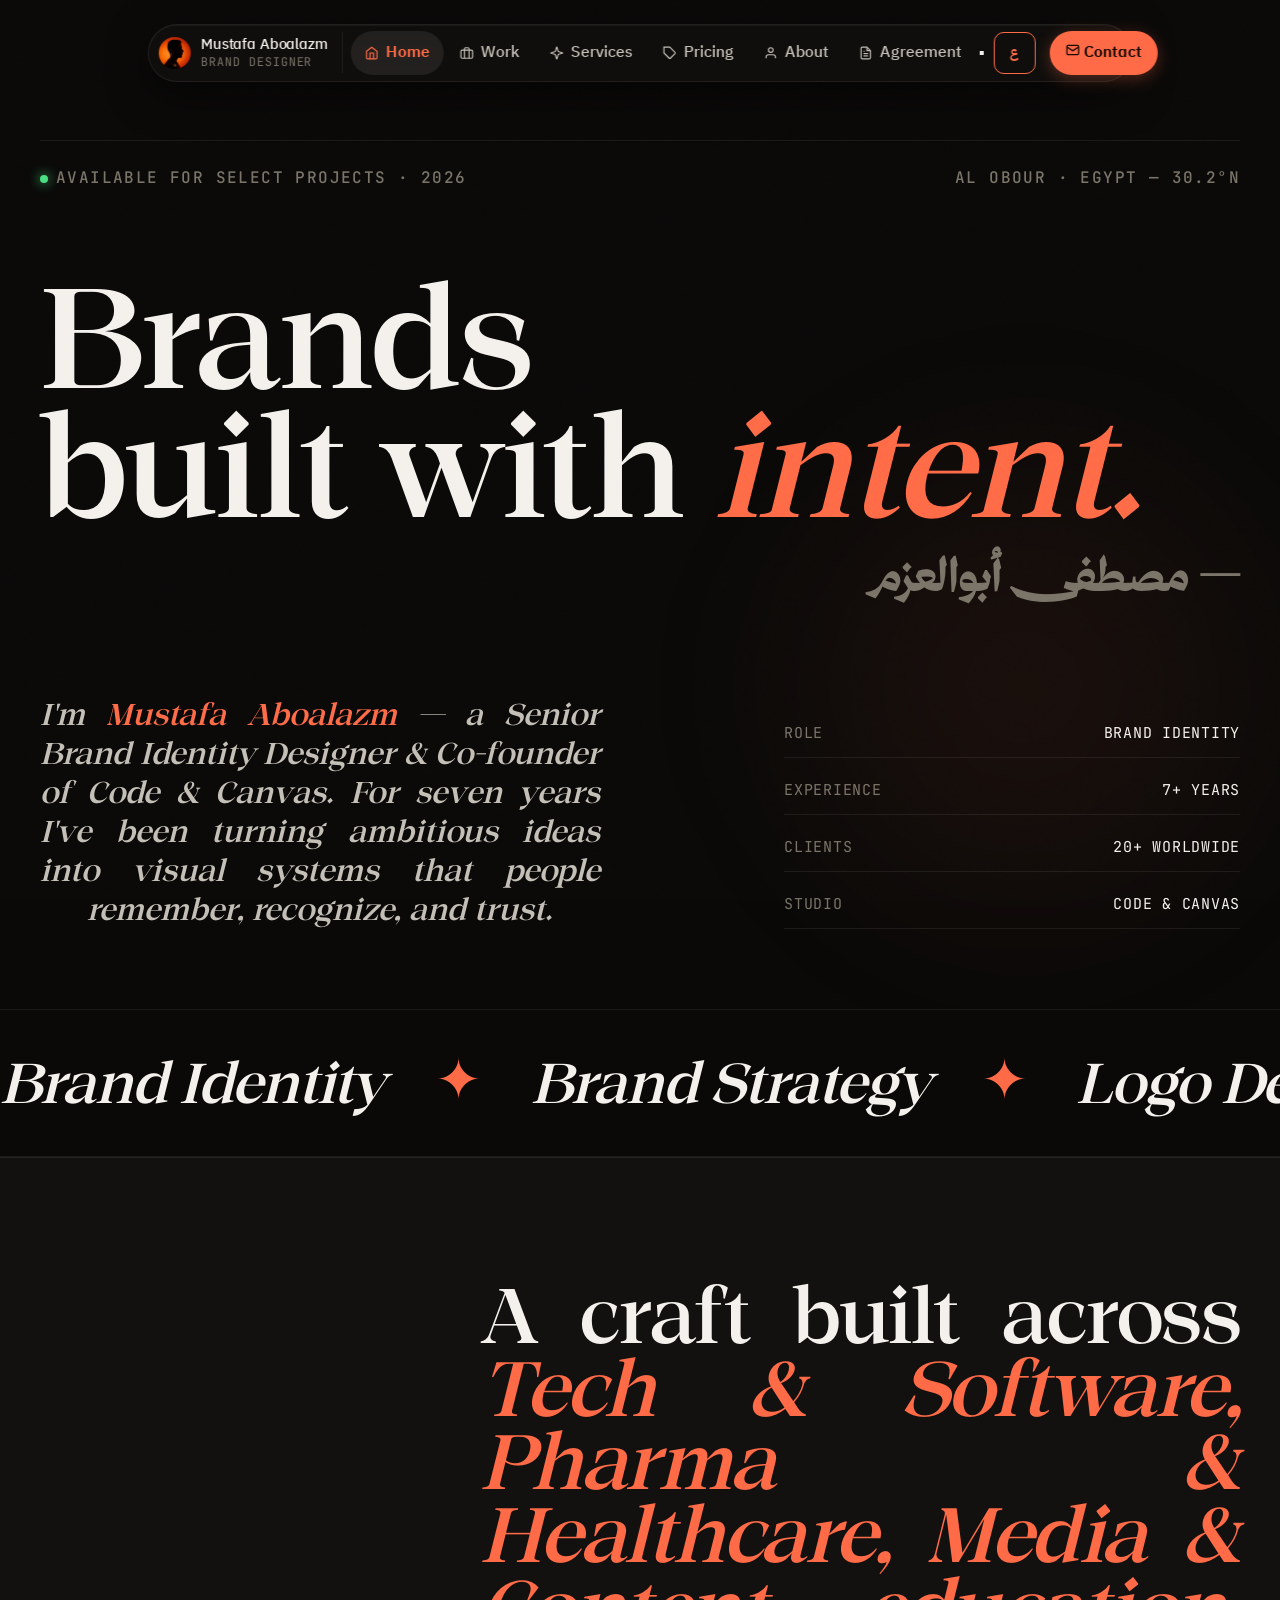
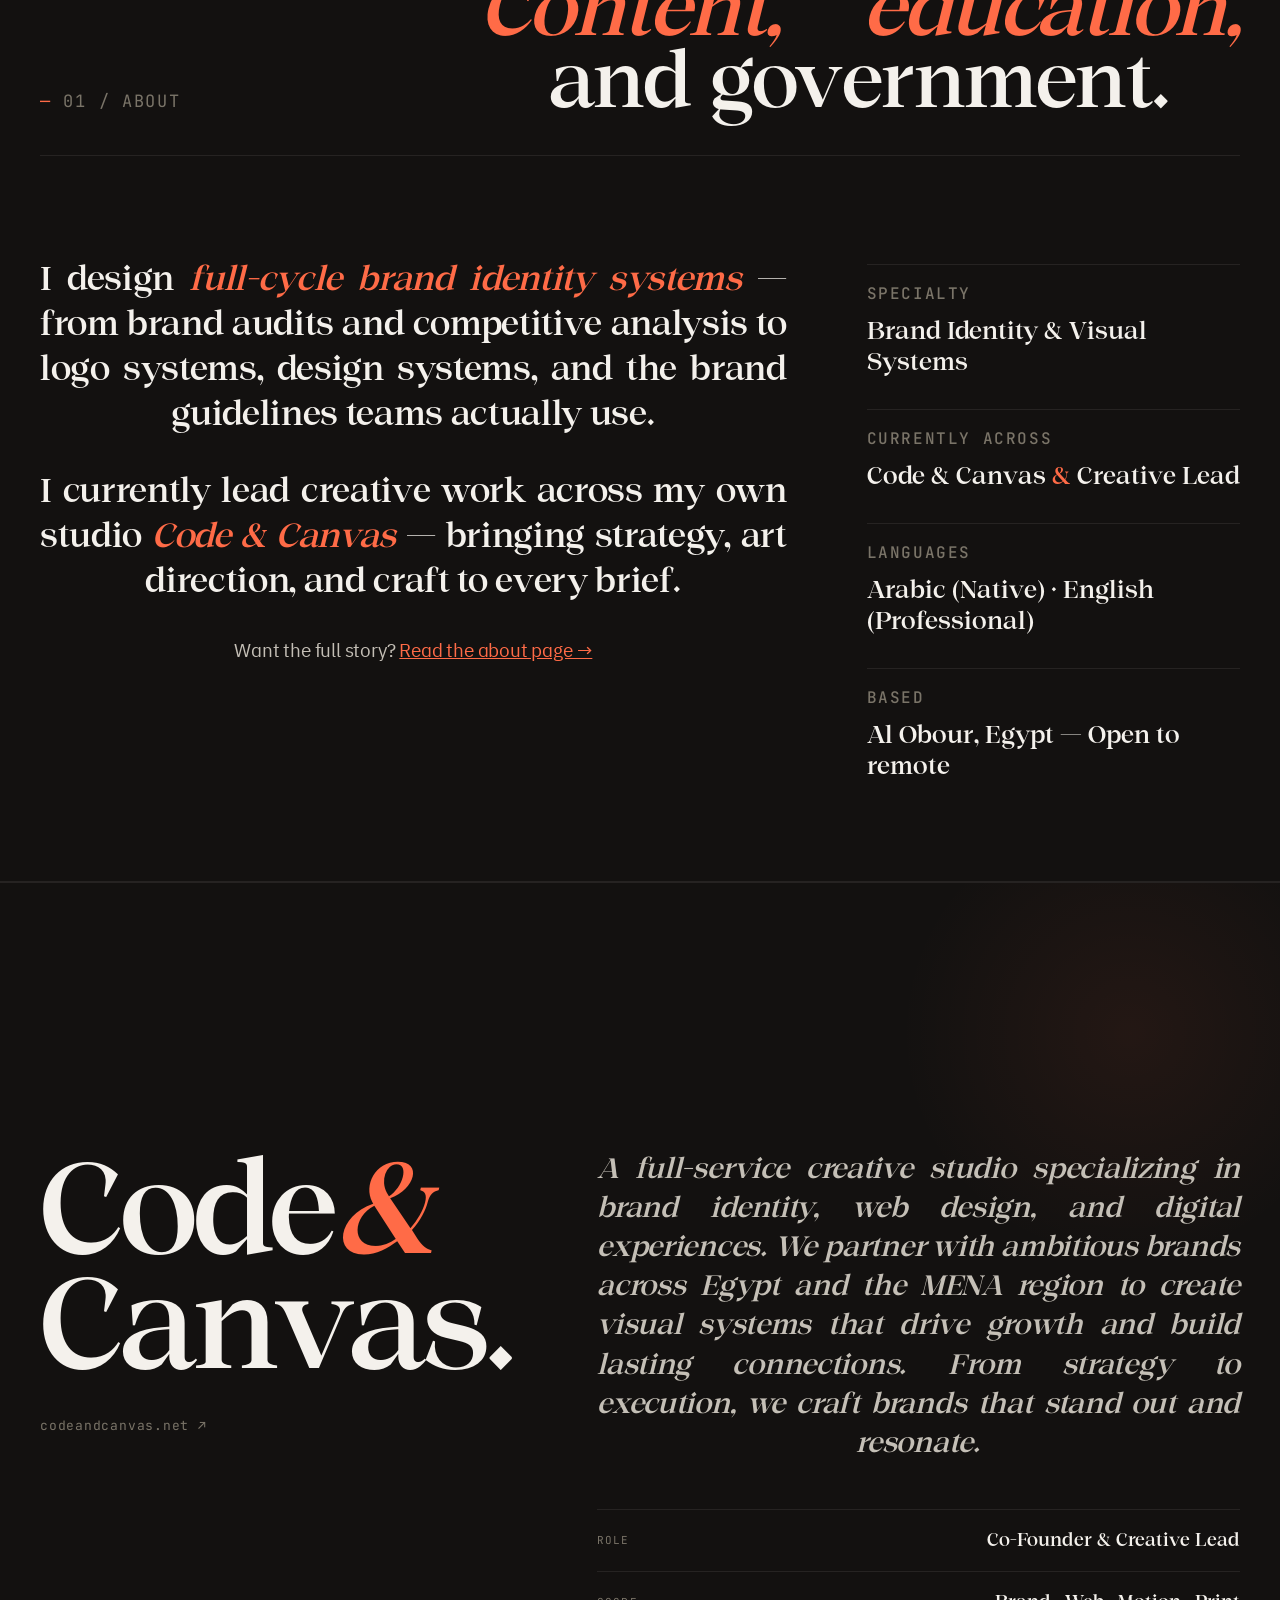
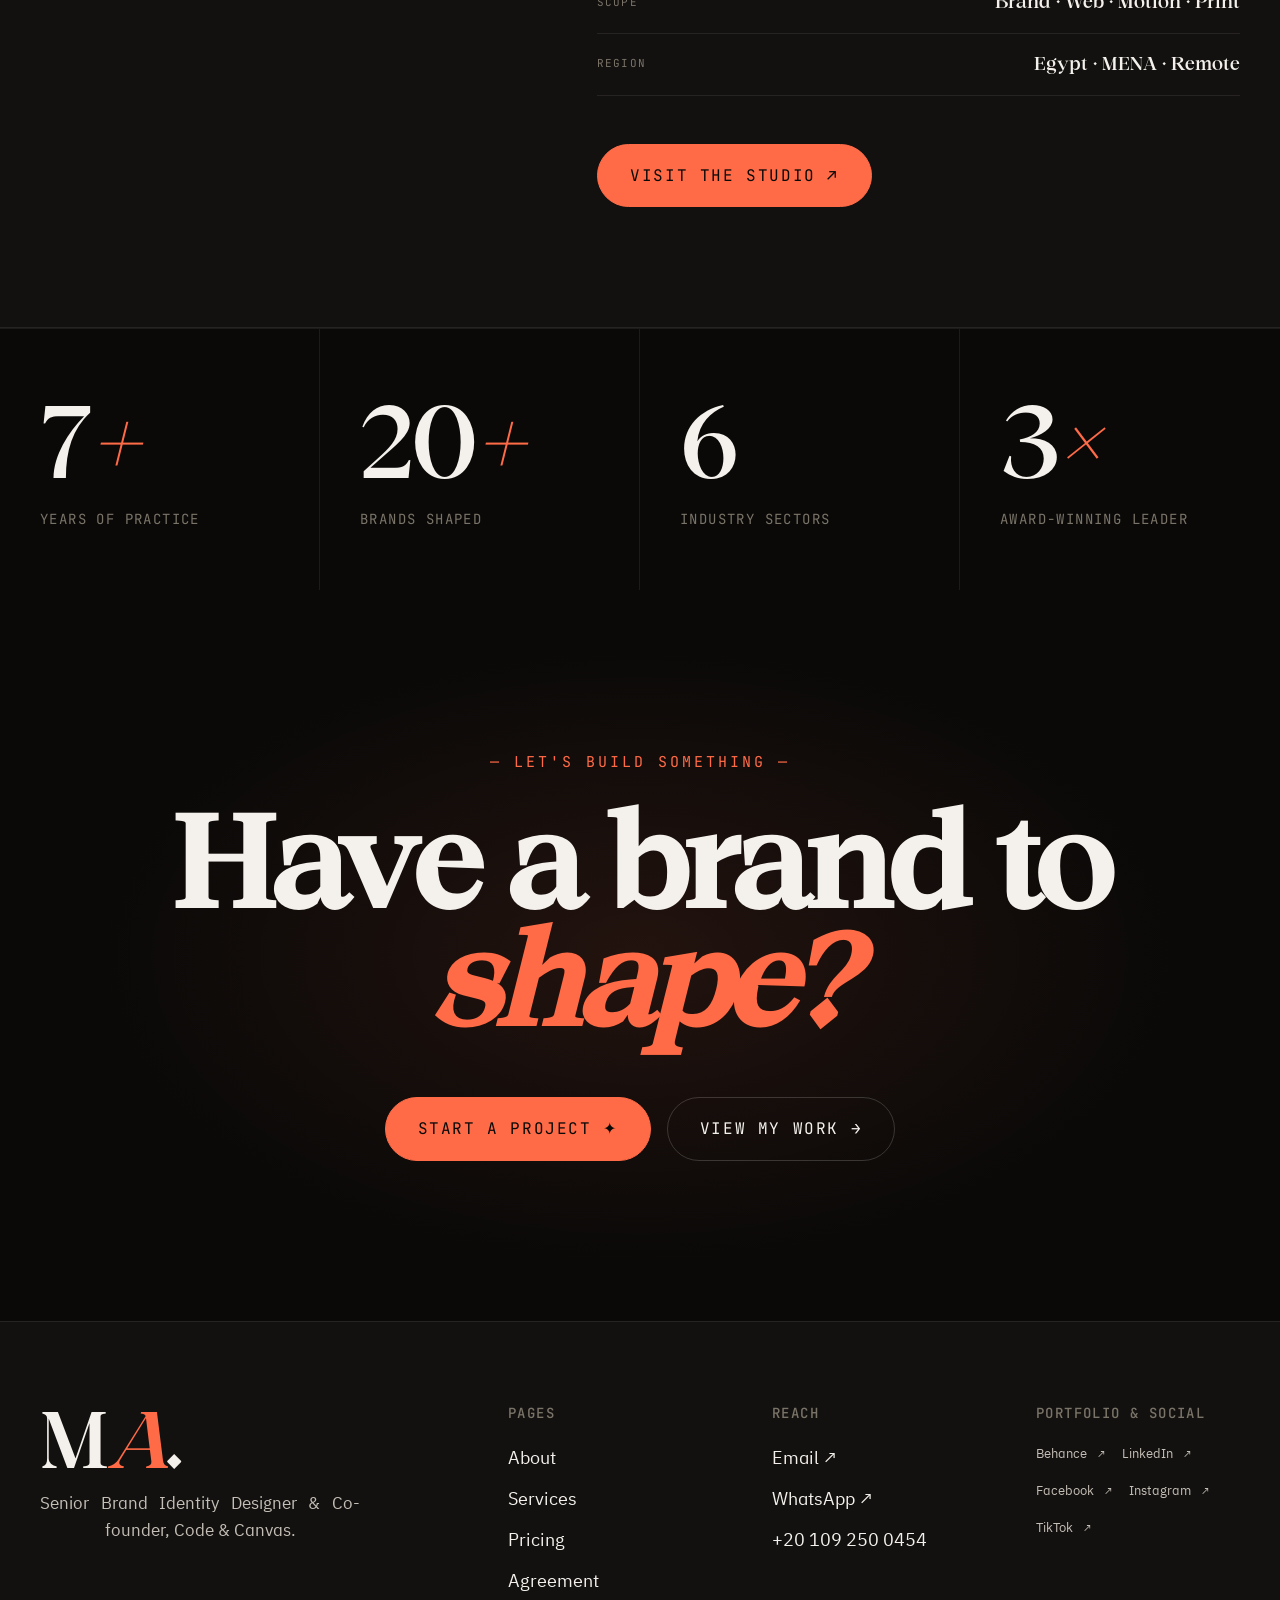
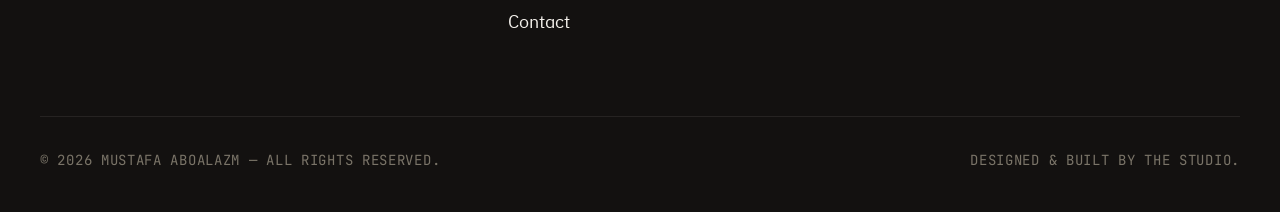
<file: index.html>
<!DOCTYPE html>
<html lang="en" dir="ltr">
<head>
  <meta charset="UTF-8" />
  <meta name="viewport" content="width=device-width, initial-scale=1.0" />
  <title>Mustafa Aboalazm — Brand Identity Designer</title>
  <meta name="description" content="Senior Graphic Designer & Brand Identity Consultant. 7+ years building visual systems for ambitious brands across pharma, food, education, and government." />

  <link rel="preconnect" href="https://fonts.googleapis.com" />
  <link rel="preconnect" href="https://fonts.gstatic.com" crossorigin />
  <link href="https://fonts.googleapis.com/css2?family=IBM+Plex+Sans+Arabic:wght@300;400;500;600;700&family=Instrument+Serif:ital@0;1&family=Inter+Tight:wght@300;400;500;600;700&family=JetBrains+Mono:wght@400;500&display=swap" rel="stylesheet" />

  <link rel="icon" type="image/png" href="images/Avatar.png" />
  <link rel="stylesheet" href="styles.css" />

  <style>
    /* ── Thmanyah Serif Display Font ── */
    @font-face {
      font-family: 'Thmanyah Serif Display';
      src: url('fonts/thmanyahserifdisplay-Medium.otf') format('opentype');
      font-weight: 500;
      font-style: normal;
      font-display: swap;
    }

    /* ── Apply Thmanyah to Arabic headlines ONLY ── */
    html[lang="ar"] .hero-title,
    html[lang="ar"] .section-title,
    html[lang="ar"] .cta-title,
    html[lang="ar"] .about-fact-value,
    html[lang="ar"] .stat-num {
      font-family: 'Thmanyah Serif Display', 'IBM Plex Sans Arabic', sans-serif !important;
      font-weight: 500;
      letter-spacing: -0.02em;
      line-height: 1.4 !important; /* Reduced from 1.6 to 1.4 (-2pt) */
    }

    /* ── Arabic text justify ── */
    html[lang="ar"] p,
    html[lang="ar"] .about-prose p,
    html[lang="ar"] .hero-tagline,
    html[lang="ar"] .project-desc,
    html[lang="ar"] .step-desc,
    html[lang="ar"] .faq-a {
      text-align: justify;
      text-align-last: right;
      -webkit-hyphens: auto;
      hyphens: auto;
    }

    /* ── Language Toggle Button ── */
    .nav-actions { display: flex; align-items: center; gap: 10px; }
    .nav-lang-btn {
      display: inline-flex; align-items: center; justify-content: center;
      width: 42px; height: 42px; border-radius: 10px;
      border: 1.5px solid var(--accent, #E8632A);
      background: transparent; color: var(--accent, #E8632A);
      font-family: inherit; font-size: 13px; font-weight: 700;
      cursor: pointer; letter-spacing: 0.04em; flex-shrink: 0;
      transition: background 0.22s ease, color 0.22s ease, transform 0.14s ease;
      user-select: none; -webkit-tap-highlight-color: transparent;
    }
    .nav-lang-btn:hover { background: var(--accent, #E8632A); color: #fff; transform: scale(1.05); }
    .nav-lang-btn:active { transform: scale(0.96); }
    html[lang="en"] .nav-lang-btn .lbl-ar { display: inline; }
    html[lang="en"] .nav-lang-btn .lbl-en { display: none; }
    html[lang="ar"] .nav-lang-btn .lbl-ar { display: none; }
    html[lang="ar"] .nav-lang-btn .lbl-en { display: inline; }

    /* ── Active nav link styling ── */
    .nav-link.active {
      color: var(--accent, #E8632A) !important;
      font-weight: 600;
    }
    .nav-link.active svg { stroke: var(--accent, #E8632A); }

    /* ── Arabic font override for body ── */
    html[lang="ar"] body,
    html[lang="ar"] .nav-brand-name, html[lang="ar"] .nav-brand-role,
    html[lang="ar"] .nav-link span, html[lang="ar"] .nav-cta span,
    html[lang="ar"] .hero-tagline, html[lang="ar"] .hero-info-row,
    html[lang="ar"] .section-num, html[lang="ar"] .about-prose p,
    html[lang="ar"] .about-fact-label, html[lang="ar"] .stat-label,
    html[lang="ar"] .cta-eyebrow, html[lang="ar"] .btn,
    html[lang="ar"] .footer-brand p, html[lang="ar"] .footer-col h6,
    html[lang="ar"] .footer-col a, html[lang="ar"] .footer-bottom {
      font-family: 'IBM Plex Sans Arabic', sans-serif; letter-spacing: 0;
    }
    html[lang="ar"] .hero-title .arabic { display: none; }

    /* ── Small font size increase for labels ── */
    .about-fact-label,
    .project-meta span,
    .project-tag,
    .hero-meta span {
      font-size: clamp(14px, 1.3vw, 16px); /* +1pt mobile, +3pt desktop */
      font-weight: 500;
    }

    /* ── Mobile nav padding ── */
    @media (max-width: 768px) {
      .nav { padding: 0 16px !important; }
      .nav-links { gap: 4px; }
      
      /* Double marquee speed on mobile */
      .marquee-track {
        animation-duration: 15s !important; /* Half the time = double speed */
      }
    }

    /* ── Marquee dual-track ── */
    .marquee-track-en, .marquee-track-ar { display: flex; }
    html[lang="ar"] .marquee-track-en { display: none; }
    html[lang="en"] .marquee-track-ar { display: none; }
    .marquee-track {
      animation: marquee 30s linear infinite;
    }
    @keyframes marquee {
      0% { transform: translateX(0); }
      100% { transform: translateX(-50%); }
    }

    /* ── Code & Canvas Studio — Full Section ── */
    .studio-section {
      padding: 120px 40px;
      background: var(--bg-2);
      border-top: 1px solid var(--line);
      border-bottom: 1px solid var(--line);
      position: relative;
      overflow: hidden;
    }
    .studio-section::before {
      content: '';
      position: absolute;
      top: -100px; right: -100px;
      width: 500px; height: 500px;
      background: radial-gradient(circle, rgba(255,107,71,0.07) 0%, transparent 65%);
      pointer-events: none;
    }
    .studio-inner {
      max-width: 1400px;
      margin: 0 auto;
    }
    .studio-top {
      display: flex;
      justify-content: space-between;
      align-items: center;
      margin-bottom: 80px;
      padding-bottom: 32px;
      border-bottom: 1px solid var(--line);
    }
    .studio-eyebrow {
      font-family: var(--mono);
      font-size: 12px;
      letter-spacing: 0.12em;
      text-transform: uppercase;
      color: var(--ink-3);
    }
    .studio-eyebrow::before { content: '— '; color: var(--accent); }
    .studio-badge {
      font-family: var(--mono);
      font-size: 11px;
      letter-spacing: 0.1em;
      text-transform: uppercase;
      color: var(--accent);
      padding: 6px 16px;
      border: 1px solid var(--accent);
      border-radius: 999px;
    }
    .studio-main {
      display: grid;
      grid-template-columns: 1fr 1.4fr;
      gap: 80px;
      align-items: start;
    }
    .studio-title {
      font-family: var(--serif);
      font-size: clamp(72px, 10vw, 148px);
      line-height: 0.9;
      letter-spacing: -0.03em;
      font-weight: 400;
      color: var(--ink);
      margin-bottom: 32px;
    }
    .studio-amp {
      font-style: italic;
      color: var(--accent);
    }
    .studio-url a {
      font-family: var(--mono);
      font-size: 13px;
      letter-spacing: 0.06em;
      color: var(--ink-3);
      text-decoration: none;
      text-transform: lowercase;
      transition: color 0.25s ease;
    }
    .studio-url a:hover { color: var(--accent); }
    .studio-lead {
      font-family: var(--serif);
      font-style: italic;
      font-size: clamp(20px, 2.2vw, 28px);
      line-height: 1.4;
      color: var(--ink-2);
      margin-bottom: 48px;
      letter-spacing: -0.01em;
    }
    .studio-facts {
      display: flex;
      flex-direction: column;
      gap: 0;
      margin-bottom: 48px;
      border-top: 1px solid var(--line);
    }
    .studio-fact {
      display: flex;
      justify-content: space-between;
      align-items: center;
      padding: 16px 0;
      border-bottom: 1px solid var(--line);
      gap: 24px;
    }
    .studio-fact-label {
      font-family: var(--mono);
      font-size: 11px;
      letter-spacing: 0.1em;
      text-transform: uppercase;
      color: var(--ink-3);
      white-space: nowrap;
    }
    .studio-fact-val {
      font-family: var(--serif);
      font-size: 18px;
      color: var(--ink);
      text-align: right;
    }
    .studio-cta { margin-top: 0; }

    @media (max-width: 768px) {
      .studio-section { padding: 80px 20px; }
      .studio-main { grid-template-columns: 1fr; gap: 48px; }
      .studio-title { font-size: clamp(64px, 18vw, 96px); margin-bottom: 20px; }
      .studio-lead { font-size: 18px; }
      .studio-fact-val { font-size: 15px; }
    }

    /* ── Code & Canvas Studio Banner ── */
    .studio-banner {
      background: linear-gradient(135deg, rgba(232,99,42,0.12) 0%, rgba(232,99,42,0.04) 100%);
      border: 2px solid var(--accent, #E8632A);
      border-radius: 20px;
      padding: 60px 64px;
      margin: 80px 0;
      display: flex;
      align-items: flex-start;
      gap: 40px;
      transition: transform 0.3s ease, box-shadow 0.3s ease;
      position: relative;
      overflow: hidden;
    }
    .studio-banner::before {
      content: '';
      position: absolute;
      top: -60px; right: -60px;
      width: 300px; height: 300px;
      background: radial-gradient(circle, rgba(232,99,42,0.12) 0%, transparent 70%);
      pointer-events: none;
    }
    .studio-banner:hover {
      transform: translateY(-6px);
      box-shadow: 0 20px 60px rgba(232, 99, 42, 0.25);
    }
    .studio-banner-icon {
      width: 96px; height: 96px;
      border-radius: 18px;
      background: linear-gradient(135deg, var(--accent, #E8632A) 0%, #ff8650 100%);
      display: flex; align-items: center; justify-content: center;
      color: #fff; font-weight: 700; font-size: 26px;
      flex-shrink: 0;
      box-shadow: 0 8px 24px rgba(232, 99, 42, 0.4);
      font-family: var(--mono);
      letter-spacing: -0.02em;
    }
    .studio-banner-content h4 {
      font-family: var(--serif); font-size: 36px; line-height: 1.1;
      letter-spacing: -0.02em; margin: 0 0 12px 0; color: var(--ink);
    }
    .studio-banner-content p {
      font-size: 17px; color: var(--ink-2); margin: 0 0 20px 0; line-height: 1.7;
      max-width: 680px;
    }
    .studio-banner-meta {
      display: flex; flex-wrap: wrap; gap: 12px; margin-bottom: 12px;
      font-size: 13px; color: var(--accent); font-weight: 500;
    }
    .studio-banner-meta span {
      display: inline-flex; align-items: center; gap: 6px;
    }
    .studio-banner-link {
      display: inline-flex; align-items: center; gap: 8px;
      font-size: 14px; font-weight: 600; color: var(--accent);
      text-decoration: none; padding: 8px 16px;
      border: 1.5px solid var(--accent); border-radius: 8px;
      transition: background 0.2s, color 0.2s;
    }
    .studio-banner-link:hover {
      background: var(--accent); color: #fff;
      text-decoration: none;
    }

    /* ── Social links in footer (TEXT ONLY, HORIZONTAL) ── */
    .footer-social-links {
      display: flex;
      flex-wrap: wrap;
      gap: 16px;
      align-items: center;
    }
    .footer-social-links a {
      font-size: 13px;
      color: var(--ink-2);
      text-decoration: none;
      transition: color 0.2s;
    }
    .footer-social-links a:hover {
      color: var(--accent);
    }
    .footer-social-links a::after {
      content: '↗';
      margin-left: 4px;
      font-size: 11px;
    }

    @media (max-width: 768px) {
      .studio-banner {
        padding: 36px 24px;
        flex-direction: column;
        gap: 24px;
      }
      .studio-banner-icon {
        width: 72px; height: 72px;
        font-size: 22px;
        border-radius: 14px;
      }
      .studio-banner-content h4 {
        font-size: 26px;
      }
      .studio-banner-content p {
        font-size: 15px;
      }
    }
  </style>
</head>
<body data-page="home">

<!-- =============== NAV =============== -->
<nav class="nav" aria-label="Primary">
  <a href="index.html" class="nav-brand" aria-label="Home">
    <img class="nav-avatar" src="images/Avatar.png" alt="Mustafa Aboalazm" />
    <div class="nav-brand-text">
      <span class="nav-brand-name">Mustafa Aboalazm</span>
      <span class="nav-brand-role" data-i18n="nav.role">Brand Designer</span>
    </div>
  </a>
  <ul class="nav-links">
  <!-- 1. Home (Always Visible) -->
  <li><a href="index.html" class="nav-link active"><svg viewBox="0 0 24 24" fill="none" stroke="currentColor" stroke-width="2"><path d="m3 9 9-7 9 7v11a2 2 0 0 1-2 2H5a2 2 0 0 1-2-2z"/><polyline points="9 22 9 12 15 12 15 22"/></svg><span data-i18n="nav.home">Home</span></a></li>
  
  <!-- 2. Work (High Priority - Visible on medium/small) -->
  <li><a href="work.html" class="nav-link"><svg viewBox="0 0 24 24" fill="none" stroke="currentColor" stroke-width="2"><rect width="20" height="14" x="2" y="7" rx="2"/><path d="M16 21V5a2 2 0 0 0-2-2h-4a2 2 0 0 0-2 2v16"/></svg><span data-i18n="nav.work">Work</span></a></li>
  
  <!-- 3. Services (High Priority) -->
  <li><a href="services.html" class="nav-link"><svg viewBox="0 0 24 24" fill="none" stroke="currentColor" stroke-width="2"><path d="M9.937 15.5A2 2 0 0 0 8.5 14.063l-6.135-1.582a.5.5 0 0 1 0-.962L8.5 9.936A2 2 0 0 0 9.937 8.5l1.582-6.135a.5.5 0 0 1 .963 0L14.063 8.5A2 2 0 0 0 15.5 9.937l6.135 1.581a.5.5 0 0 1 0 .964L15.5 14.063a2 2 0 0 0-1.437 1.437l-1.582 6.135a.5.5 0 0 1-.963 0z"/></svg><span data-i18n="nav.services">Services</span></a></li>
  
  <!-- 4. Pricing (Medium Priority) -->
  <li><a href="pricing.html" class="nav-link"><svg viewBox="0 0 24 24" fill="none" stroke="currentColor" stroke-width="2"><path d="M20.59 13.41l-7.17 7.17a2 2 0 0 1-2.83 0L2 12V2h10l8.59 8.59a2 2 0 0 1 0 2.82z"/><line x1="7" y1="7" x2="7.01" y2="7"/></svg><span data-i18n="nav.pricing">Pricing</span></a></li>
  
  <!-- 5. About (Low Priority - Hidden first on mobile) -->
  <li><a href="about.html" class="nav-link"><svg viewBox="0 0 24 24" fill="none" stroke="currentColor" stroke-width="2"><path d="M20 21v-2a4 4 0 0 0-4-4H8a4 4 0 0 0-4 4v2"/><circle cx="12" cy="7" r="4"/></svg><span data-i18n="nav.about">About</span></a></li>
  
  <!-- 6. Agreement (Low Priority - Hidden first on mobile) -->
  <li><a href="agreement.html" class="nav-link"><svg viewBox="0 0 24 24" fill="none" stroke="currentColor" stroke-width="2"><path d="M14 2H6a2 2 0 0 0-2 2v16a2 2 0 0 0 2 2h12a2 2 0 0 0 2-2V8z"/><polyline points="14 2 14 8 20 8"/><line x1="16" y1="13" x2="8" y2="13"/><line x1="16" y1="17" x2="8" y2="17"/><polyline points="10 9 9 9 8 9"/></svg><span data-i18n="nav.agreement">Agreement</span></a></li>
</ul>
  <div class="nav-actions">
    <button class="nav-menu-toggle" aria-label="Toggle menu">
      <span></span>
      <span></span>
      <span></span>
    </button>
    <button class="nav-lang-btn" id="lang-toggle" aria-label="Toggle language">
      <span class="lbl-ar">ع</span><span class="lbl-en">EN</span>
    </button>
    <a href="contact.html" class="nav-cta">
      <svg viewBox="0 0 24 24" fill="none" stroke="currentColor" stroke-width="2.2"><rect width="20" height="16" x="2" y="4" rx="2"/><path d="m22 7-8.97 5.7a1.94 1.94 0 0 1-2.06 0L2 7"/></svg>
      <span data-i18n="nav.contact">Contact</span>
    </a>
  </div>
</nav>

<!-- =============== HERO =============== -->
<header class="hero" id="top">
  <div class="hero-meta reveal">
    <span><span class="dot"></span><span data-i18n="hero.available">Available for select projects · 2026</span></span>
    <span data-i18n="hero.location">Al Obour · Egypt — 30.2°N</span>
  </div>
  <h1 class="hero-title reveal delay-1" data-i18n-html="hero.title">
    Brands<br>built with <span class="italic">intent.</span>
    <span class="arabic">— مصطفى أبوالعزم</span>
  </h1>
  <div class="hero-bottom">
    <p class="hero-tagline reveal delay-2" data-i18n-html="hero.tagline">
      I'm <span>Mustafa Aboalazm</span> — a Senior Brand Identity Designer & Co-founder of Code & Canvas. For seven years I've been turning ambitious ideas into visual systems that people remember, recognize, and trust.
    </p>
    <div class="hero-info reveal delay-3">
      <div class="hero-info-row"><span data-i18n="hero.role.label">Role</span><span data-i18n="hero.role.value">Brand Identity</span></div>
      <div class="hero-info-row"><span data-i18n="hero.exp.label">Experience</span><span data-i18n="hero.exp.value">7+ Years</span></div>
      <div class="hero-info-row"><span data-i18n="hero.clients.label">Clients</span><span data-i18n="hero.clients.value">20+ Worldwide</span></div>
      <div class="hero-info-row"><span data-i18n="hero.studio.label">Studio</span><span data-i18n="hero.studio.value">Code & Canvas</span></div>
    </div>
  </div>
</header>

<!-- =============== MARQUEE (ENHANCED WITH MORE SKILLS) =============== -->
<section class="marquee" aria-hidden="true">
  <div class="marquee-track marquee-track-en">
    <span>Brand Identity</span><span class="star">✦</span>
    <span><em>Brand Strategy</em></span><span class="star">✦</span>
    <span>Logo Design</span><span class="star">✦</span>
    <span><em>Visual Systems</em></span><span class="star">✦</span>
    <span>Art Direction</span><span class="star">✦</span>
    <span><em>Web Design</em></span><span class="star">✦</span>
    <span>Brand Guidelines</span><span class="star">✦</span>
    <span><em>Packaging</em></span><span class="star">✦</span>
    <span>UI/UX Design</span><span class="star">✦</span>
    <span><em>Motion Graphics</em></span><span class="star">✦</span>
    <span>Print Design</span><span class="star">✦</span>
    <span><em>Social Media</em></span><span class="star">✦</span>
  </div>
  <div class="marquee-track marquee-track-ar" dir="rtl">
    <span>هوية بصرية</span><span class="star">✦</span>
    <span><em>استراتيجية العلامة</em></span><span class="star">✦</span>
    <span>تصميم شعار</span><span class="star">✦</span>
    <span><em>أنظمة بصرية</em></span><span class="star">✦</span>
    <span>إدارة فنية</span><span class="star">✦</span>
    <span><em>تصميم ويب</em></span><span class="star">✦</span>
    <span>دليل الهوية</span><span class="star">✦</span>
    <span><em>تغليف</em></span><span class="star">✦</span>
    <span>تصميم واجهات</span><span class="star">✦</span>
    <span><em>موشن جرافيك</em></span><span class="star">✦</span>
    <span>تصميم طباعي</span><span class="star">✦</span>
    <span><em>سوشيال ميديا</em></span><span class="star">✦</span>
  </div>
</section>

<!-- =============== ABOUT TEASER =============== -->
<section class="section section-alt" id="about">
  <div class="section-head">
    <div class="section-num scroll-reveal" data-i18n="about.num">01 / About</div>
    <h2 class="section-title scroll-reveal" data-i18n-html="about.title">A craft built across <em>Tech & Software, Pharma & Healthcare, Media & Content, education,</em> and government.</h2>
  </div>
  <div class="about-grid">
    <div class="about-prose">
      <p class="scroll-reveal" data-i18n-html="about.p1">I design <em>full-cycle brand identity systems</em> — from brand audits and competitive analysis to logo systems, design systems, and the brand guidelines teams actually use.</p>
      <p class="scroll-reveal" data-i18n-html="about.p2">I currently lead creative work across my own studio <em>Code & Canvas</em> — bringing strategy, art direction, and craft to every brief.</p>
      <p class="small scroll-reveal" data-i18n-html="about.p3">Want the full story? <a href="about.html" style="color:var(--accent);text-decoration:underline">Read the about page →</a></p>
    </div>
    <aside class="about-side">
      <div class="about-fact scroll-reveal"><div class="about-fact-label" data-i18n="about.specialty.label">Specialty</div><div class="about-fact-value" data-i18n="about.specialty.value">Brand Identity & Visual Systems</div></div>
      <div class="about-fact scroll-reveal"><div class="about-fact-label" data-i18n="about.current.label">Currently Across</div><div class="about-fact-value" data-i18n-html="about.current.value">Code & Canvas <span style="color:var(--accent)">&</span> Creative Lead</div></div>
      <div class="about-fact scroll-reveal"><div class="about-fact-label" data-i18n="about.lang.label">Languages</div><div class="about-fact-value" data-i18n="about.lang.value">Arabic (Native) · English (Professional)</div></div>
      <div class="about-fact scroll-reveal"><div class="about-fact-label" data-i18n="about.based.label">Based</div><div class="about-fact-value" data-i18n="about.based.value">Al Obour, Egypt — Open to remote</div></div>
    </aside>
  </div>
</section>

<!-- =============== CODE & CANVAS STUDIO =============== -->
<section class="studio-section section-alt">
  <div class="studio-inner">

    <div class="studio-top scroll-reveal">
      <div class="studio-eyebrow">02 / Studio</div>
      <div class="studio-badge">Since 2024</div>
    </div>

    <div class="studio-main">
      <div class="studio-title-col scroll-reveal">
        <h2 class="studio-title">Code<span class="studio-amp">&</span><br>Canvas.</h2>
        <div class="studio-url">
          <a href="https://codeandcanvas.net/" target="_blank" rel="noopener">
            codeandcanvas.net ↗
          </a>
        </div>
      </div>

      <div class="studio-body-col scroll-reveal">
        <p class="studio-lead" data-i18n="studio.desc">A full-service creative studio specializing in brand identity, web design, and digital experiences. We partner with ambitious brands across Egypt and the MENA region to create visual systems that drive growth and build lasting connections. From strategy to execution, we craft brands that stand out and resonate.</p>

        <div class="studio-facts">
          <div class="studio-fact">
            <span class="studio-fact-label">Role</span>
            <span class="studio-fact-val">Co-Founder & Creative Lead</span>
          </div>
          <div class="studio-fact">
            <span class="studio-fact-label">Scope</span>
            <span class="studio-fact-val">Brand · Web · Motion · Print</span>
          </div>
          <div class="studio-fact">
            <span class="studio-fact-label">Region</span>
            <span class="studio-fact-val">Egypt · MENA · Remote</span>
          </div>
        </div>

        <a href="https://codeandcanvas.net/" target="_blank" rel="noopener" class="btn btn-primary studio-cta" data-i18n="studio.link">
          Visit the Studio ↗
        </a>
      </div>
    </div>

  </div>
</section>

<!-- =============== STATS =============== -->
<section class="stats">
  <div class="stat scroll-reveal"><div class="stat-num">7<em>+</em></div><div class="stat-label" data-i18n="stat.years">Years of practice</div></div>
  <div class="stat scroll-reveal"><div class="stat-num">20<em>+</em></div><div class="stat-label" data-i18n="stat.brands">Brands shaped</div></div>
  <div class="stat scroll-reveal"><div class="stat-num">6</div><div class="stat-label" data-i18n="stat.sectors">Industry sectors</div></div>
  <div class="stat scroll-reveal"><div class="stat-num">3<em>×</em></div><div class="stat-label" data-i18n="stat.awards">Award-winning leader</div></div>
</section>

<!-- =============== CTA =============== -->
<section class="cta">
  <div class="cta-eyebrow scroll-reveal" data-i18n="cta.eyebrow">— Let's build something —</div>
  <h2 class="cta-title scroll-reveal" data-i18n-html="cta.title">Have a brand to <em>shape?</em></h2>
  <div class="cta-buttons scroll-reveal">
    <a href="contact.html" class="btn btn-primary" data-i18n="cta.btn1">Start a Project ✦</a>
    <a href="work.html" class="btn btn-secondary" data-i18n="cta.btn2">View My Work →</a>
  </div>
</section>

<!-- =============== FOOTER (SOCIAL AS TEXT LINKS, HORIZONTAL) =============== -->
<footer class="footer">
  <div class="footer-grid">
    <div class="footer-brand">
      <div class="footer-mark">M<em>A</em>.</div>
      <p data-i18n="footer.brand.desc">Senior Brand Identity Designer & Co-founder, Code & Canvas.</p>
    </div>
    <div class="footer-col">
      <h6 data-i18n="footer.pages">Pages</h6>
      <ul>
        <li><a href="about.html" data-i18n="nav.about">About</a></li>
        <li><a href="services.html" data-i18n="nav.services">Services</a></li>
        <li><a href="pricing.html" data-i18n="nav.pricing">Pricing</a></li>
        <li><a href="agreement.html">Agreement</a></li>
        <li><a href="contact.html" data-i18n="nav.contact">Contact</a></li>
      </ul>
    </div>
    <div class="footer-col">
      <h6 data-i18n="footer.reach">Reach</h6>
      <ul>
        <li><a href="mailto:Mustafaaboalazm@mail.ru">Email ↗</a></li>
        <li><a href="https://wa.me/201092500454" target="_blank">WhatsApp ↗</a></li>
        <li><a href="tel:+201092500454">+20 109 250 0454</a></li>
      </ul>
    </div>
    <div class="footer-col">
      <h6 data-i18n="footer.portfolio">Portfolio & Social</h6>
      <div class="footer-social-links">
        <a href="https://www.behance.net/aboalazm" target="_blank" data-i18n="social.behance">Behance</a>
        <a href="https://www.linkedin.com/in/aboalazm" target="_blank" data-i18n="social.linkedin">LinkedIn</a>
        <a href="https://www.facebook.com/3boalazm" target="_blank" data-i18n="social.facebook">Facebook</a>
        <a href="https://www.instagram.com/3boalazm" target="_blank" data-i18n="social.instagram">Instagram</a>
        <a href="https://www.tiktok.com/@mustafaaboalazm" target="_blank" data-i18n="social.tiktok">TikTok</a>
      </div>
    </div>
  </div>
  <div class="footer-bottom">
    <span data-i18n="footer.copyright">© 2026 Mustafa Aboalazm — All rights reserved.</span>
    <span data-i18n="footer.credit">Designed & built by the studio.</span>
  </div>
</footer>

<script src="scripts.js"></script>
<script>
(function(){const T={en:{'nav.role':'Brand Designer','nav.home':'Home','nav.about':'About','nav.work':'Work','nav.services':'Services','nav.pricing':'Pricing','nav.contact':'Contact','hero.available':'Available for select projects · 2026','hero.location':'Al Obour · Egypt — 30.2°N','hero.title':'Brands<br>built with <span class="italic">intent.</span><span class="arabic">— مصطفى أبوالعزم</span>','hero.tagline':'I\'m <span>Mustafa Aboalazm</span> — a Senior Brand Identity Designer & Co-founder of Code & Canvas. For seven years I\'ve been turning ambitious ideas into visual systems that people remember, recognize, and trust.','hero.role.label':'Role','hero.role.value':'Brand Identity','hero.exp.label':'Experience','hero.exp.value':'7+ Years','hero.clients.label':'Clients','hero.clients.value':'20+ Worldwide','hero.studio.label':'Studio','hero.studio.value':'Code & Canvas','about.num':'01 / About','about.title':'A craft built across <em>Tech & Software, Pharma & Healthcare, Media & Content, education,</em> and government.','about.p1':'I design <em>full-cycle brand identity systems</em> — from brand audits and competitive analysis to logo systems, design systems, and the brand guidelines teams actually use.','about.p2':'I currently lead creative work across my own studio <em>Code & Canvas</em> — bringing strategy, art direction, and craft to every brief.','about.p3':'Want the full story? <a href="about.html" style="color:var(--accent);text-decoration:underline">Read the about page →</a>','about.specialty.label':'Specialty','about.specialty.value':'Brand Identity & Visual Systems','about.current.label':'Currently Across','about.current.value':'Code & Canvas <span style="color:var(--accent)">&</span> Creative Lead','about.lang.label':'Languages','about.lang.value':'Arabic (Native) · English (Professional)','about.based.label':'Based','about.based.value':'Al Obour, Egypt — Open to remote','stat.years':'Years of practice','stat.brands':'Brands shaped','stat.sectors':'Industry sectors','stat.awards':'Award-winning leader','cta.eyebrow':'— Let\'s build something —','cta.title':'Have a brand to <em>shape?</em>','cta.btn1':'Start a Project ✦','cta.btn2':'View My Work →','footer.brand.desc':'Senior Brand Identity Designer & Co-founder, Code & Canvas.','footer.pages':'Pages','footer.reach':'Reach','footer.portfolio':'Portfolio & Social','footer.copyright':'© 2026 Mustafa Aboalazm — All rights reserved.','footer.credit':'Designed & built by the studio.','studio.title':'Code & Canvas Studio','studio.desc':'A full-service creative studio specializing in brand identity, web design, and digital experiences. We partner with ambitious brands across Egypt and the MENA region to create visual systems that drive growth and build lasting connections. From strategy to execution, we craft brands that stand out and resonate.','studio.link':'Visit the studio →','social.behance':'Behance','social.linkedin':'LinkedIn','social.facebook':'Facebook','social.instagram':'Instagram','social.tiktok':'TikTok'},ar:{'nav.role':'مصمم هوية بصرية','nav.home':'الرئيسية','nav.about':'عني','nav.work':'أعمالي','nav.services':'الخدمات','nav.pricing':'الأسعار','nav.contact':'تواصل','hero.available':'متاح لمشاريع مختارة · 2026','hero.location':'العبور · مصر — 30.2° شمالاً','hero.title':'علامات تجارية<br>مبنية <span class="italic">بقصد.</span>','hero.tagline':'أنا <span>مصطفى أبوالعزم</span> — مصمم هوية بصرية أول ومؤسس مشارك لـ Code & Canvas. منذ سبع سنوات وأنا أحوّل أفكارًا طموحة إلى أنظمة بصرية يتذكرها الناس ويثقون بها.','hero.role.label':'الدور','hero.role.value':'هوية بصرية','hero.exp.label':'الخبرة','hero.exp.value':'٧+ سنوات','hero.clients.label':'العملاء','hero.clients.value':'+٢٠ حول العالم','hero.studio.label':'الاستوديو','hero.studio.value':'كود وكانفاس','about.num':'01 / عني','about.title':'حرفة بُنيت عبر <em>التقنية والبرمجيات، الدواء والرعاية الصحية، الإعلام والمحتوى، التعليم،</em> والقطاع الحكومي.','about.p1':'أصمم <em>أنظمة هوية بصرية متكاملة</em> — بدءًا من تدقيق العلامة والتحليل التنافسي، وصولًا إلى أنظمة الشعارات وأدلة الهوية التي تستخدمها الفرق فعليًا.','about.p2':'أقود حاليًا الأعمال الإبداعية في استوديوي الخاص <em>Code & Canvas</em> — محضرًا الاستراتيجية والإدارة الفنية والحرفة لكل مشروع.','about.p3':'تريد القصة كاملة؟ <a href="about.html" style="color:var(--accent);text-decoration:underline">اقرأ صفحة عني ←</a>','about.specialty.label':'التخصص','about.specialty.value':'هوية بصرية وأنظمة تصميم','about.current.label':'أعمل حاليًا في','about.current.value':'Code & Canvas <span style="color:var(--accent)">&</span> Creative Lead','about.lang.label':'اللغات','about.lang.value':'العربية (اللغة الأم) · الإنجليزية (احترافية)','about.based.label':'الموقع','about.based.value':'العبور، مصر — متاح للعمل عن بُعد','stat.years':'سنوات من الممارسة','stat.brands':'علامة تجارية صُممت','stat.sectors':'قطاعات صناعية','stat.awards':'قائد حاصل على جوائز','cta.eyebrow':'— لنبني شيئًا معًا —','cta.title':'هل لديك علامة تجارية تريد <em>صياغتها؟</em>','cta.btn1':'ابدأ مشروعك ✦','cta.btn2':'← شاهد أعمالي','footer.brand.desc':'مصمم هوية بصرية أول ومؤسس مشارك لـ Code & Canvas. أبني العلامات بوضوح وحرفة واحترام للعمل.','footer.pages':'الصفحات','footer.reach':'تواصل معي','footer.portfolio':'المحفظة والسوشيال','footer.copyright':'© 2026 مصطفى أبوالعزم — جميع الحقوق محفوظة.','footer.credit':'تصميم وتطوير الاستوديو.','studio.title':'استوديو كود وكانفاس','studio.desc':'استوديو إبداعي متكامل الخدمات متخصص في هوية العلامة التجارية وتصميم الويب والتجارب الرقمية. نتشارك مع العلامات الطموحة في مصر ومنطقة الشرق الأوسط وشمال أفريقيا لإنشاء أنظمة بصرية تحقق النمو وتبني روابط دائمة. من الاستراتيجية إلى التنفيذ، نصنع علامات تبرز وتؤثر.','studio.link':'← زر الاستوديو','social.behance':'Behance','social.linkedin':'LinkedIn','social.facebook':'Facebook','social.instagram':'Instagram','social.tiktok':'TikTok'}};function applyLang(l){const d=T[l];if(!d)return;document.querySelectorAll('[data-i18n]').forEach(e=>{const k=e.getAttribute('data-i18n');if(d[k]!==undefined)e.textContent=d[k]});document.querySelectorAll('[data-i18n-html]').forEach(e=>{const k=e.getAttribute('data-i18n-html');if(d[k]!==undefined)e.innerHTML=d[k]});document.documentElement.setAttribute('lang',l);document.documentElement.setAttribute('dir',l==='ar'?'rtl':'ltr');try{localStorage.setItem('preferred-lang',l)}catch(_){}}const btn=document.getElementById('lang-toggle');if(btn){btn.addEventListener('click',()=>{const c=document.documentElement.getAttribute('lang')||'en';applyLang(c==='en'?'ar':'en')})}try{const s=localStorage.getItem('preferred-lang');if(s&&s!=='en')applyLang(s)}catch(_){}})();
</script>
</body>
</html>
</file>
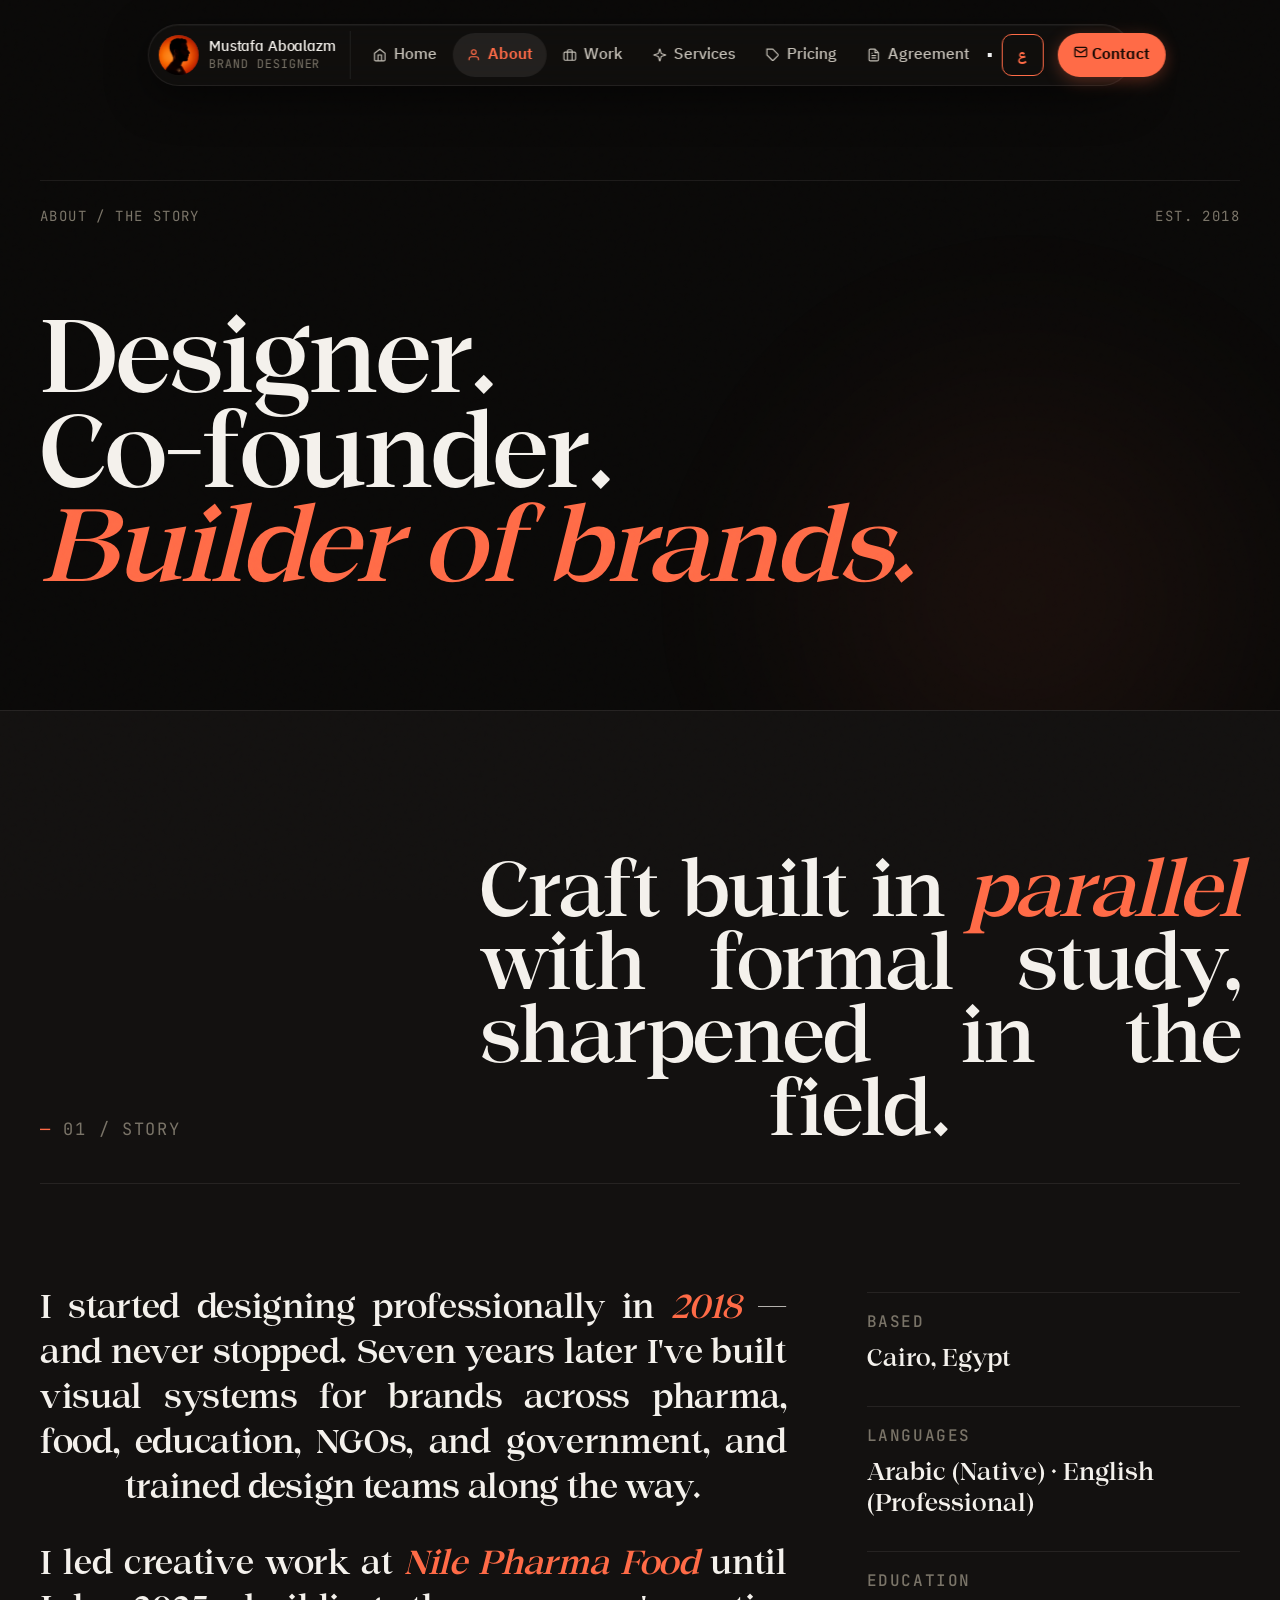
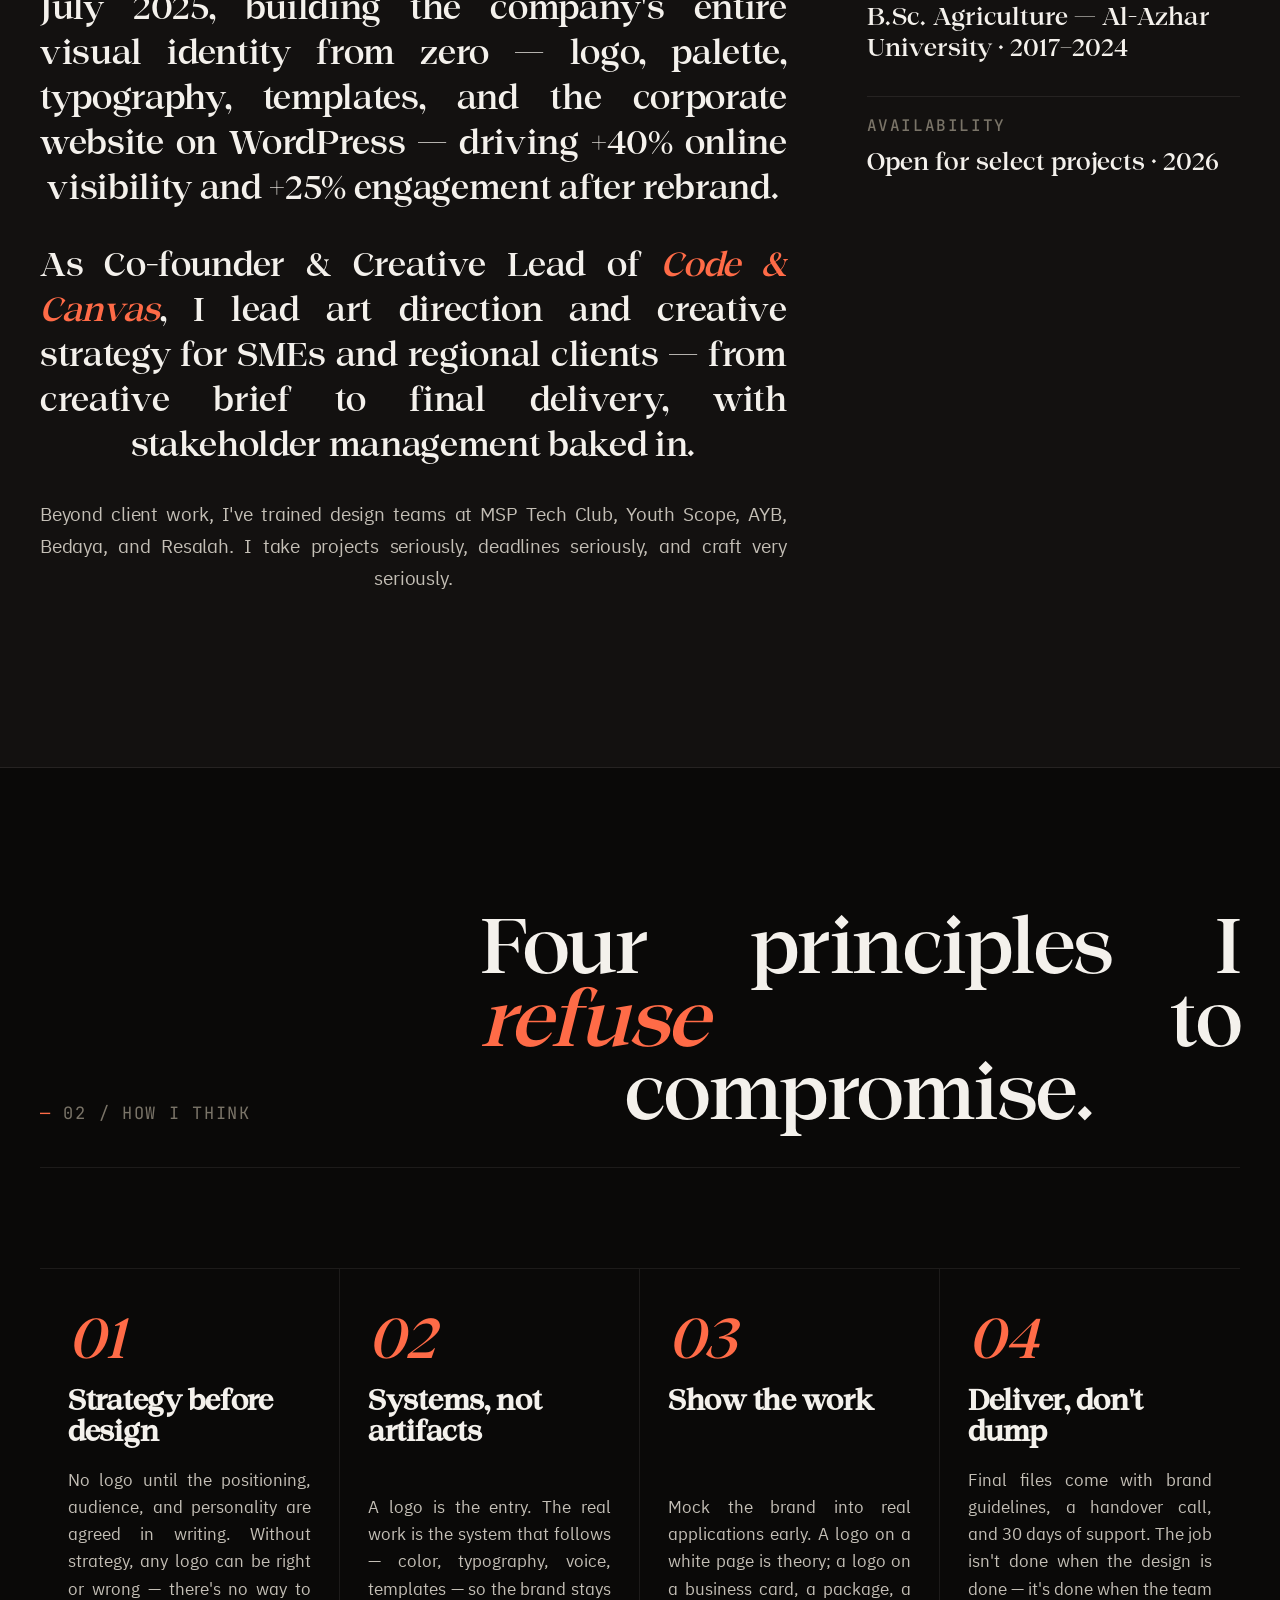
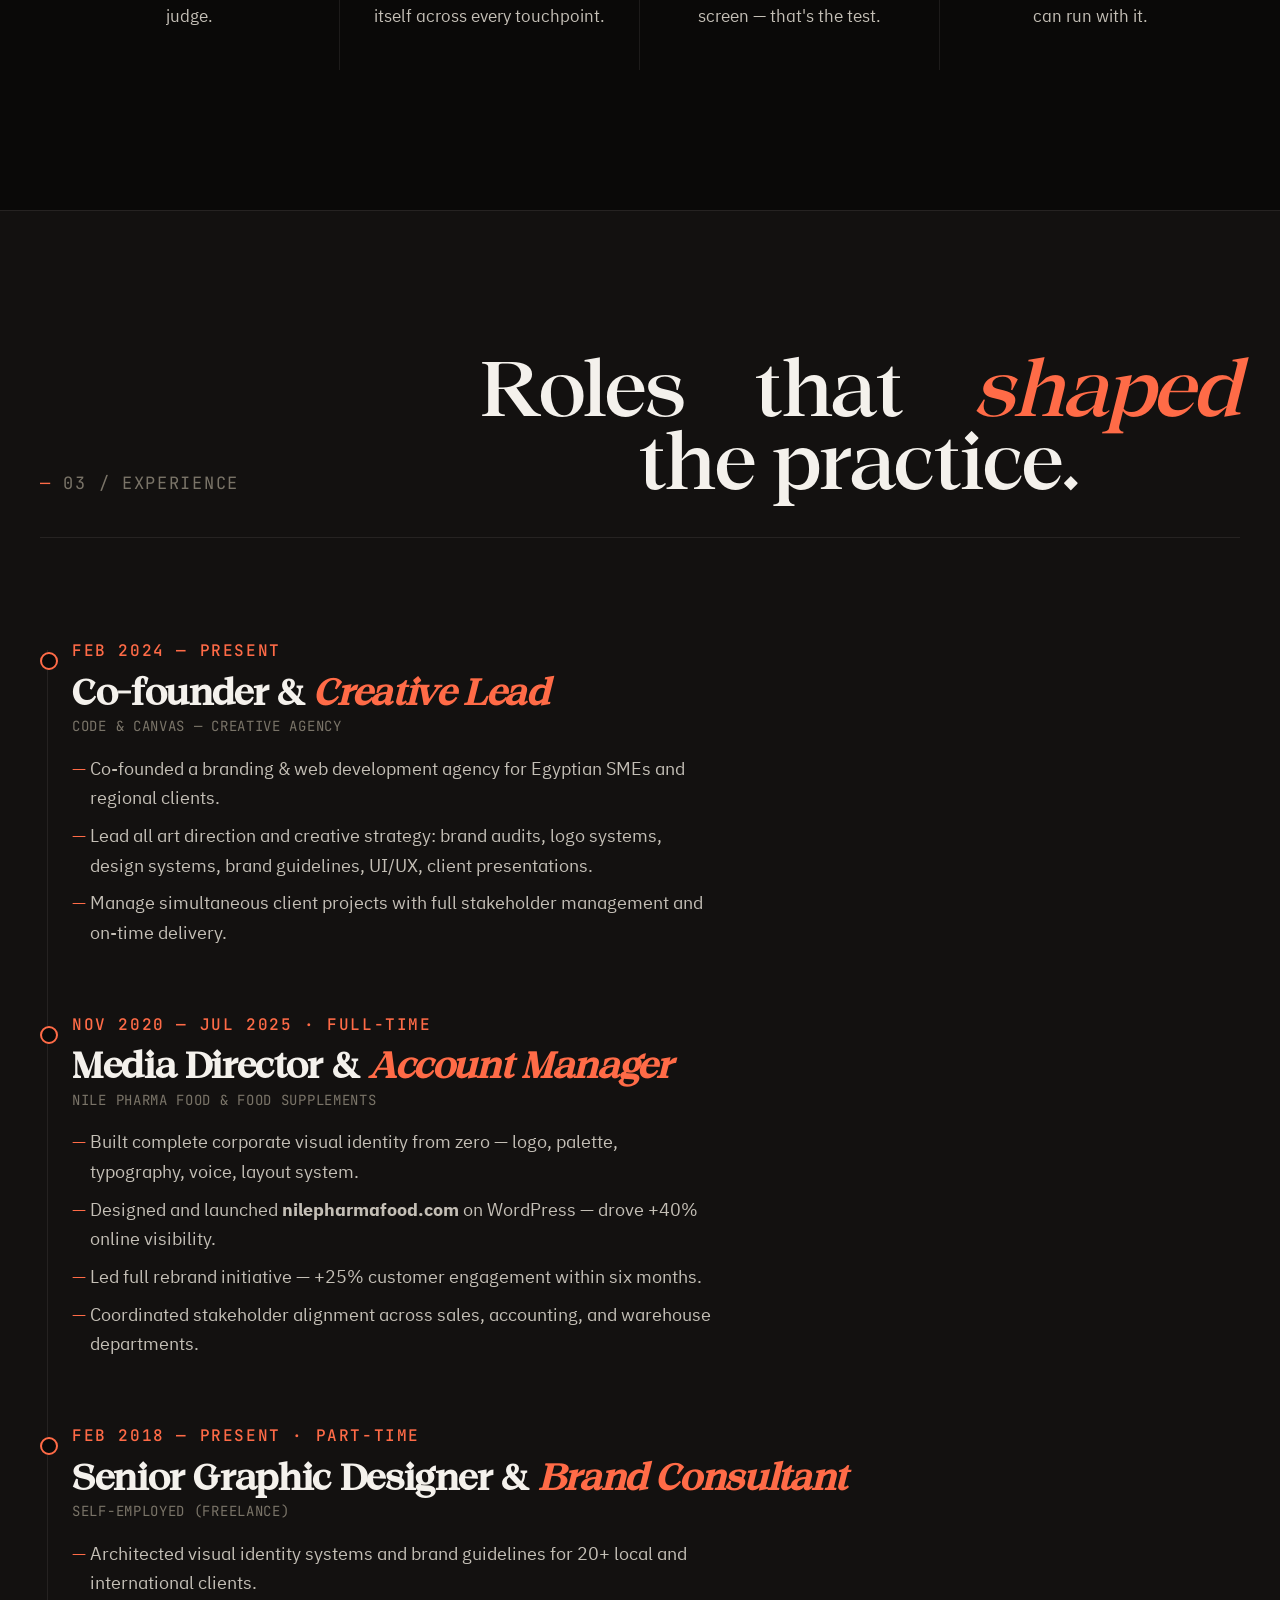
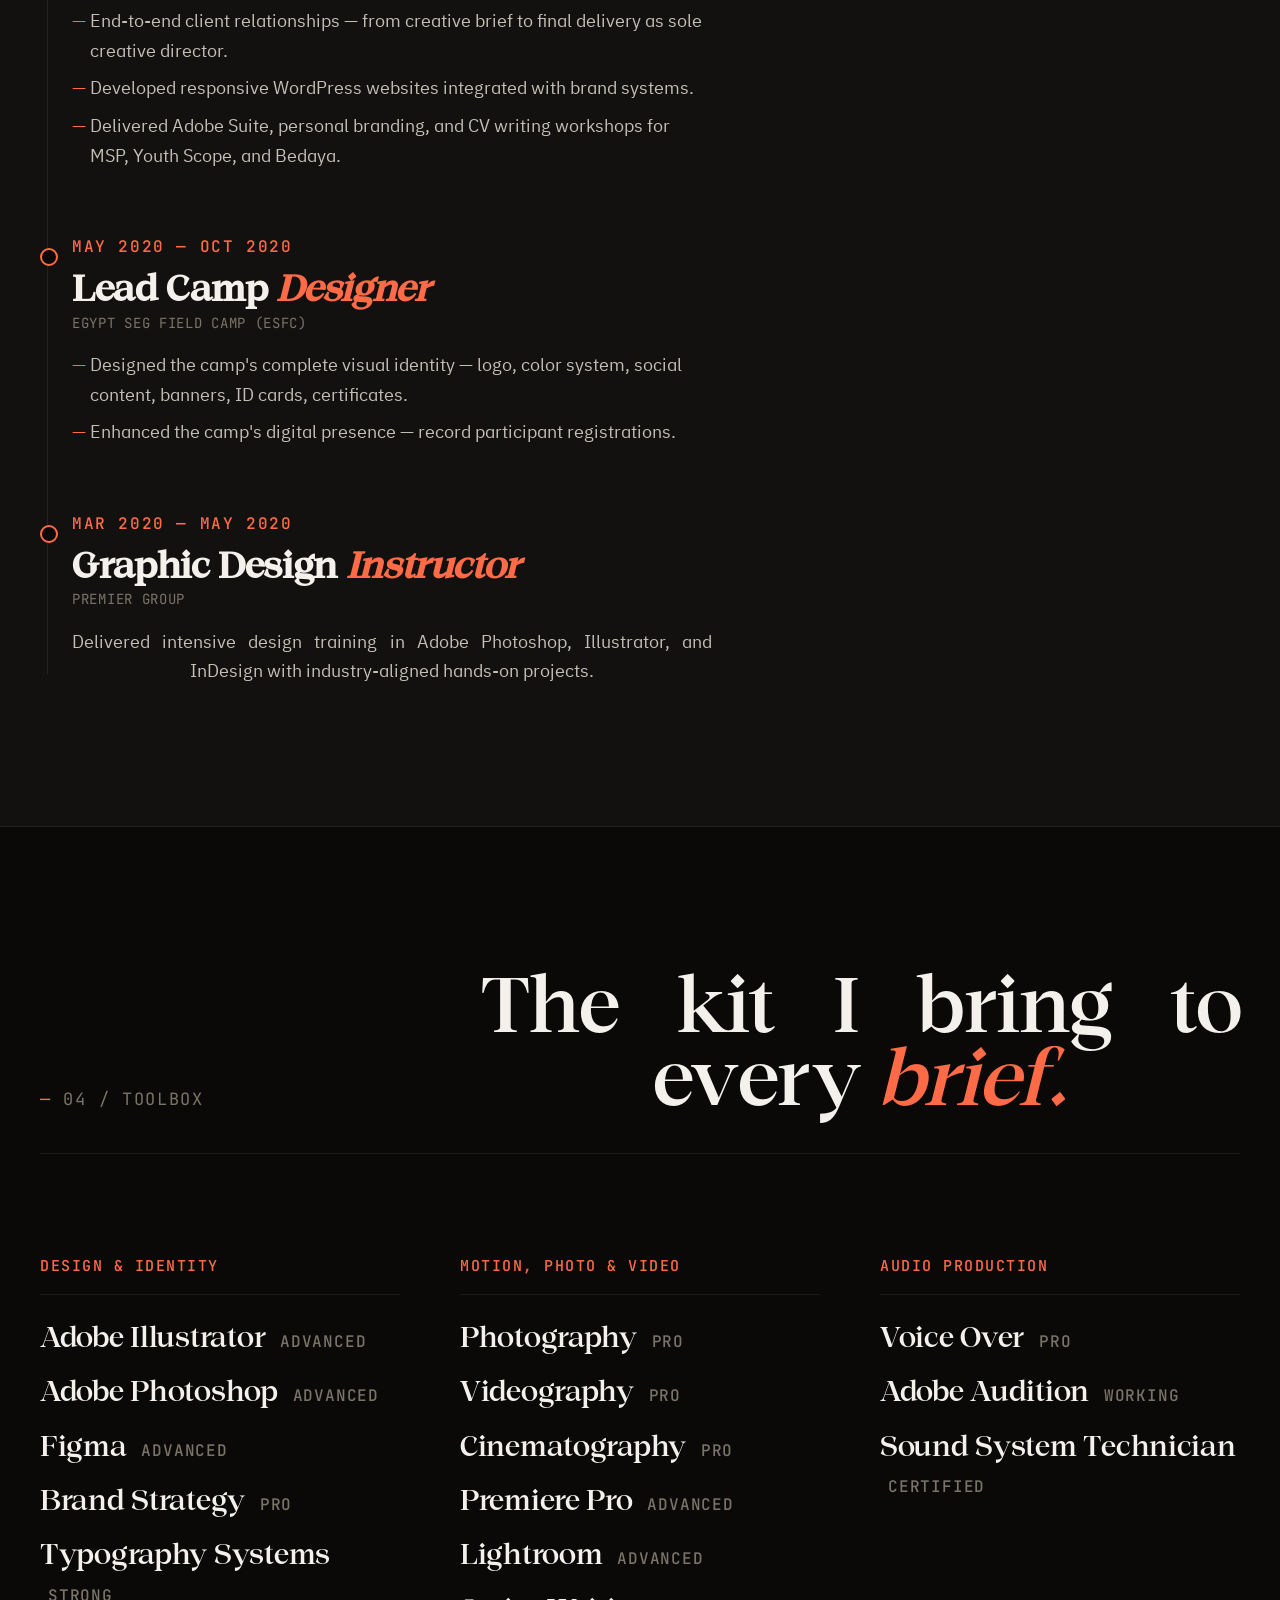
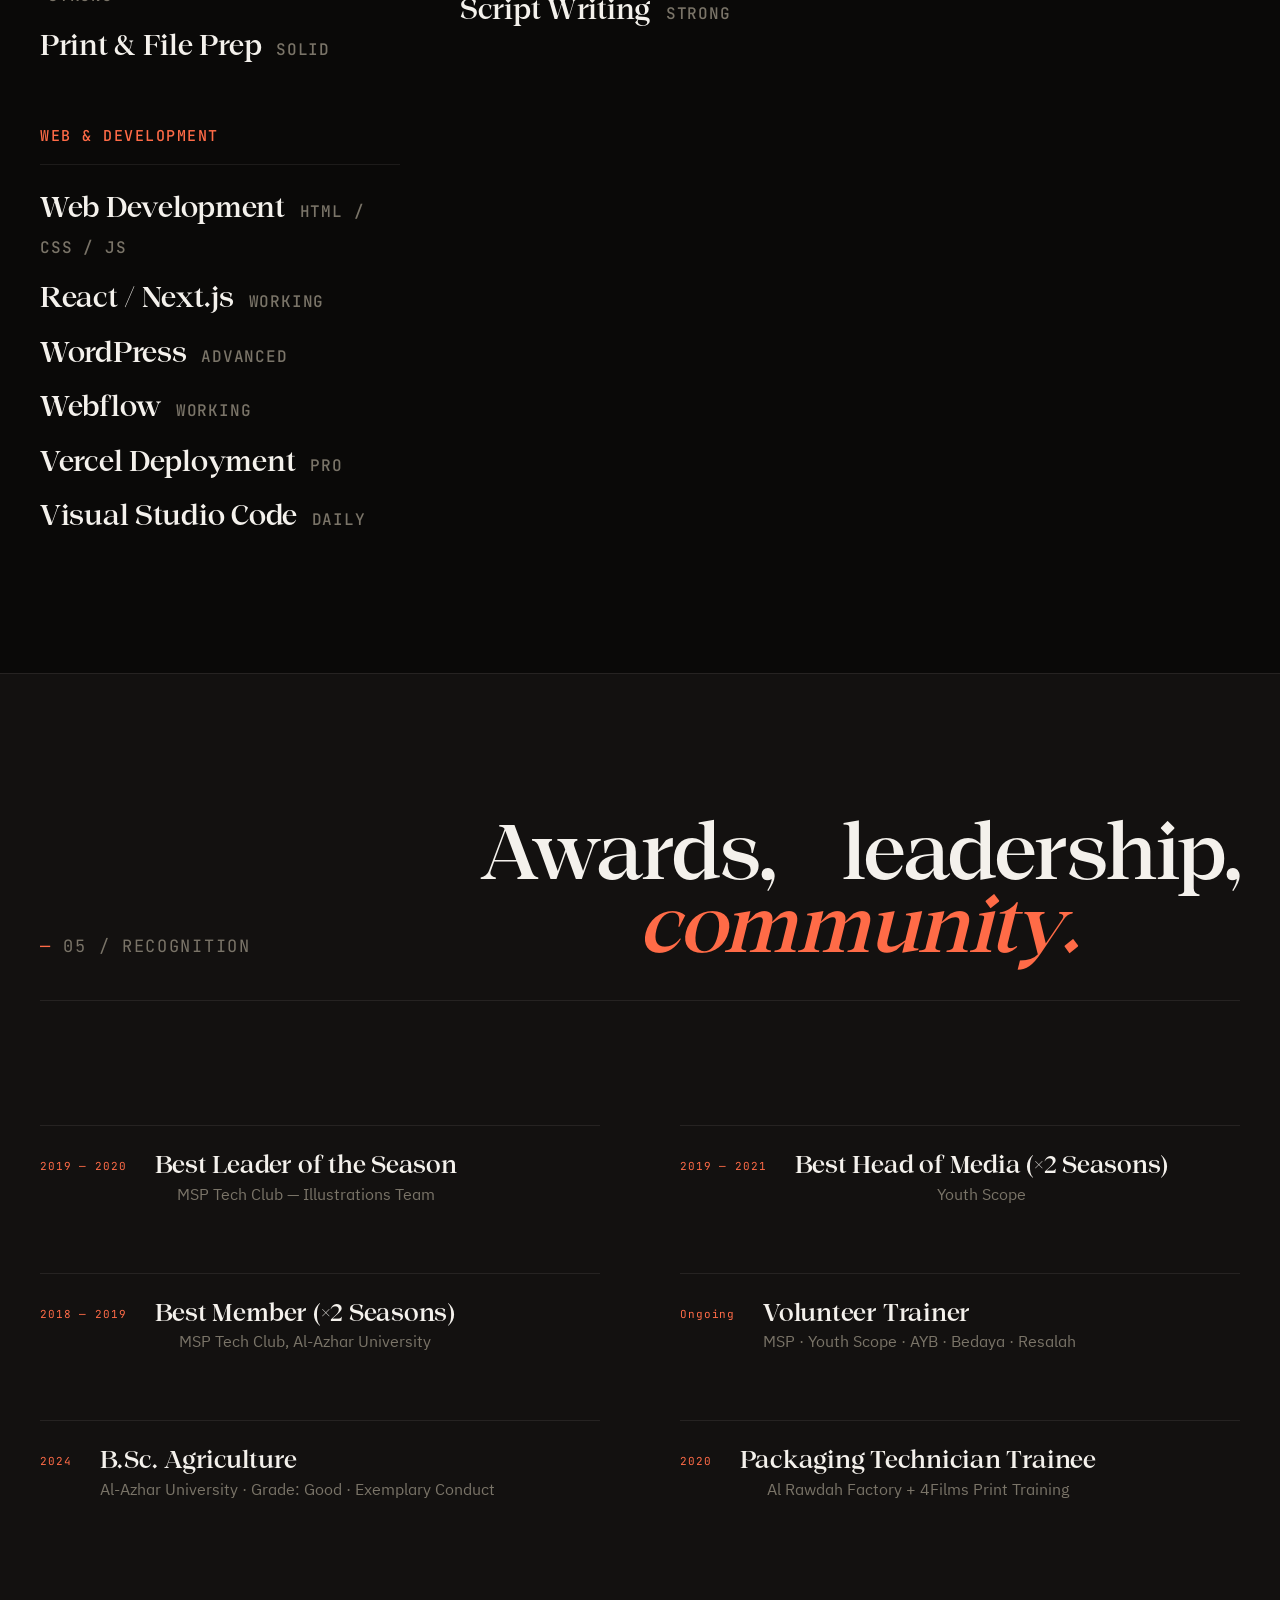
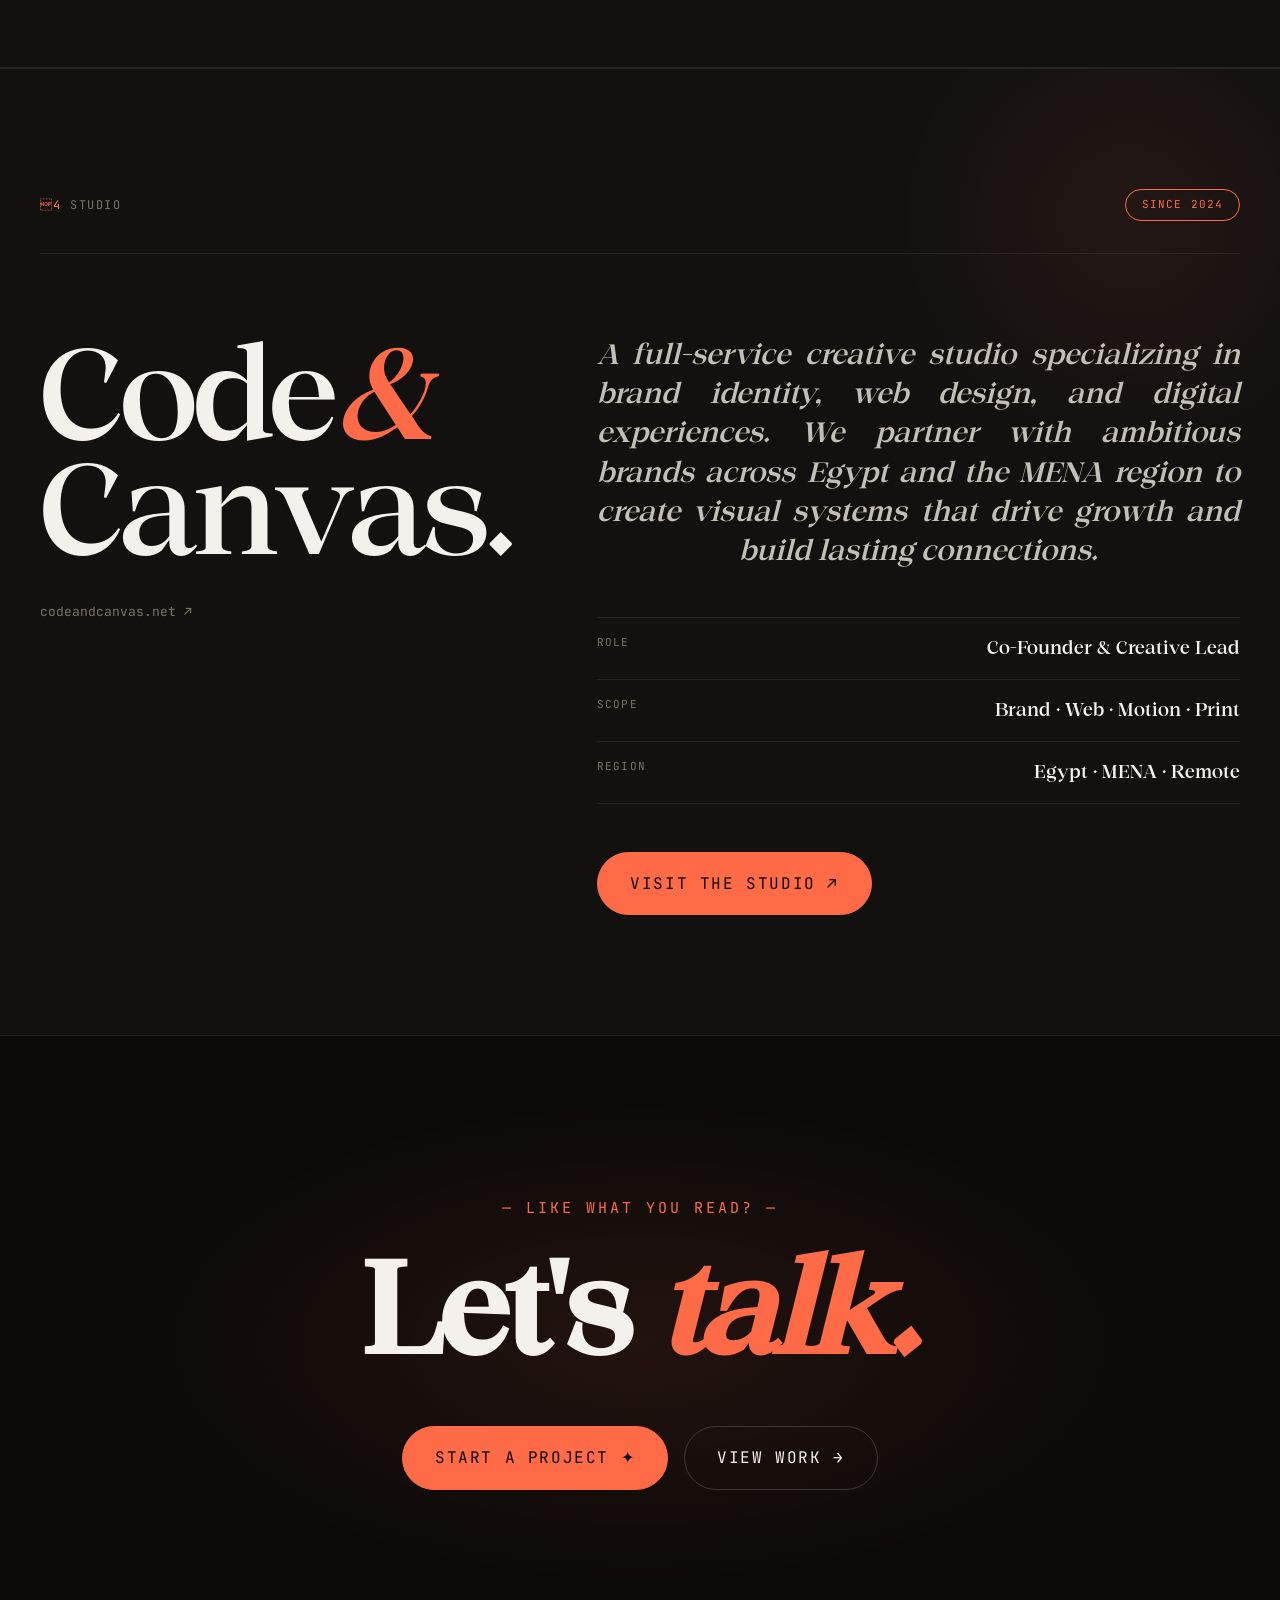
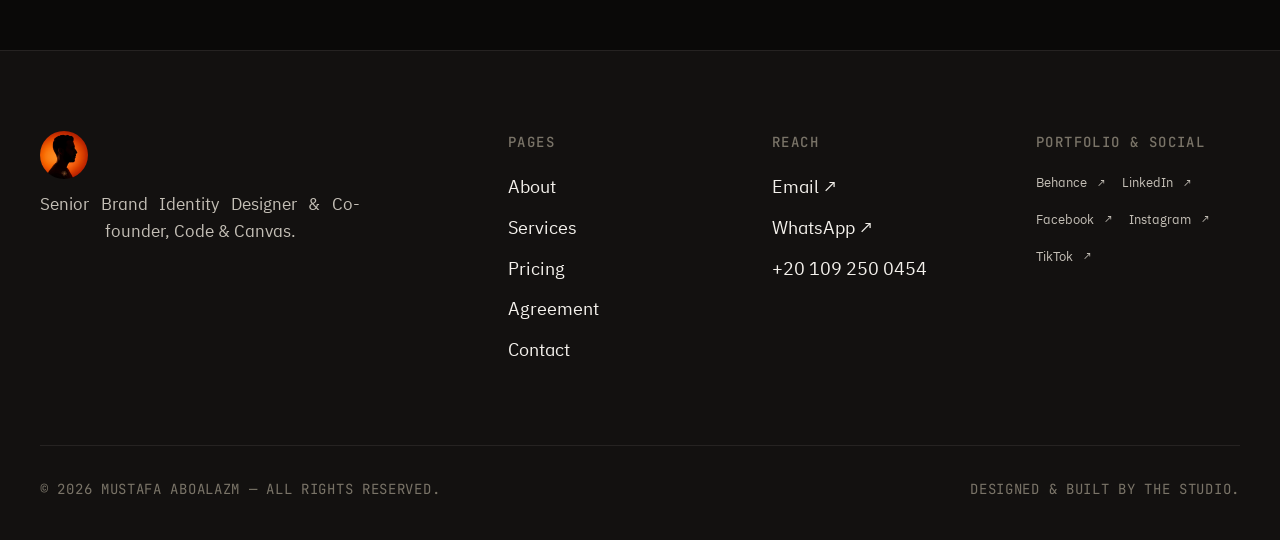
<file: about.html>
<!DOCTYPE html>
<html lang="en" dir="ltr">
<head>
<meta charset="UTF-8" />
<meta name="viewport" content="width=device-width, initial-scale=1.0" />
<title>About — Mustafa Aboalazm</title>
<meta name="description" content="The story, philosophy, experience, and tools of Mustafa Aboalazm — Senior Brand Identity Designer." />

<link rel="preconnect" href="https://fonts.googleapis.com" />
<link rel="preconnect" href="https://fonts.gstatic.com" crossorigin />
<link href="https://fonts.googleapis.com/css2?family=IBM+Plex+Sans+Arabic:wght@300;400;500;600;700&family=Instrument+Serif:ital@0;1&family=Inter+Tight:wght@300;400;500;600;700&family=JetBrains+Mono:wght@400;500&display=swap" rel="stylesheet" />
<link rel="stylesheet" href="styles.css" />

<style>
  /* ── Thmanyah Serif Display Font ── */
  @font-face {
    font-family: 'Thmanyah Serif Display';
    src: url('fonts/thmanyahserifdisplay-Medium.otf') format('opentype');
    font-weight: 500;
    font-style: normal;
    font-display: swap;
  }

  /* ── Apply Thmanyah to Arabic headlines ONLY ── */
  html[lang="ar"] .hero-title,
  html[lang="ar"] .section-title,
  html[lang="ar"] .step-title,
  html[lang="ar"] .timeline-role,
  html[lang="ar"] .tool-col h4,
  html[lang="ar"] .award-body h5,
  html[lang="ar"] .cta-title,
  html[lang="ar"] .about-fact-value {
    font-family: 'Thmanyah Serif Display', 'IBM Plex Sans Arabic', sans-serif !important;
    font-weight: 500;
    letter-spacing: -0.02em;
    line-height: 1.4 !important; /* Reduced by 2pt */
  }

  /* ── Arabic text justify ── */
  html[lang="ar"] p,
  html[lang="ar"] .about-prose p,
  html[lang="ar"] .step-desc,
  html[lang="ar"] .timeline-desc,
  html[lang="ar"] .tool-col li,
  html[lang="ar"] .award-body p,
  html[lang="ar"] .faq-a {
    text-align: justify;
    text-align-last: right;
    -webkit-hyphens: auto;
    hyphens: auto;
  }

  /* ── Language Toggle Button ── */
  .nav-actions { display: flex; align-items: center; gap: 10px; }
  .nav-lang-btn {
    display: inline-flex; align-items: center; justify-content: center;
    width: 42px; height: 42px; border-radius: 10px;
    border: 1.5px solid var(--accent, #E8632A);
    background: transparent; color: var(--accent, #E8632A);
    font-family: inherit; font-size: 13px; font-weight: 700;
    cursor: pointer; letter-spacing: 0.04em; flex-shrink: 0;
    transition: background 0.22s ease, color 0.22s ease, transform 0.14s ease;
    user-select: none; -webkit-tap-highlight-color: transparent;
  }
  .nav-lang-btn:hover { background: var(--accent, #E8632A); color: #fff; transform: scale(1.05); }
  .nav-lang-btn:active { transform: scale(0.96); }
  html[lang="en"] .nav-lang-btn .lbl-ar { display: inline; }
  html[lang="en"] .nav-lang-btn .lbl-en { display: none; }
  html[lang="ar"] .nav-lang-btn .lbl-ar { display: none; }
  html[lang="ar"] .nav-lang-btn .lbl-en { display: inline; }

  /* ── Active nav link styling ── */
  .nav-link.active { color: var(--accent, #E8632A) !important; font-weight: 600; }
  .nav-link.active svg { stroke: var(--accent, #E8632A); }

  /* ── Arabic font override for body text ── */
  html[lang="ar"] body,
  html[lang="ar"] .nav-brand-role, html[lang="ar"] .nav-link span,
  html[lang="ar"] .nav-cta span, html[lang="ar"] .hero-meta,
  html[lang="ar"] .section-num, html[lang="ar"] .about-prose p,
  html[lang="ar"] .about-fact-label, html[lang="ar"] .step-desc,
  html[lang="ar"] .step-num, html[lang="ar"] .timeline-period,
  html[lang="ar"] .timeline-org, html[lang="ar"] .timeline-desc,
  html[lang="ar"] .tool-col li, html[lang="ar"] .award-body p,
  html[lang="ar"] .award-year, html[lang="ar"] .cta-eyebrow,
  html[lang="ar"] .btn, html[lang="ar"] .footer-brand p,
  html[lang="ar"] .footer-col h6, html[lang="ar"] .footer-col a,
  html[lang="ar"] .footer-bottom {
    font-family: 'IBM Plex Sans Arabic', sans-serif; letter-spacing: 0;
  }
  html[lang="ar"] .hero-title .arabic { display: none; }

  /* ── Small font size increase for labels ── */
  .about-fact-label, .tool-col li span, .timeline-period {
    font-size: clamp(14px, 1.3vw, 16px); /* +1pt mobile, +3pt desktop */
    font-weight: 500;
  }

  /* ── Mobile nav padding ── */
  @media (max-width: 768px) {
    .nav { padding: 0 16px !important; }
    .nav-links { gap: 4px; }
  }



  /* ── Social links in footer (TEXT ONLY, HORIZONTAL) ── */
  .footer-social-links { display: flex; flex-wrap: wrap; gap: 16px; align-items: center; }
  .footer-social-links a { font-size: 13px; color: var(--ink-2); text-decoration: none; transition: color 0.2s; }
  .footer-social-links a:hover { color: var(--accent); }
  .footer-social-links a::after { content: '↗'; margin-left: 4px; font-size: 11px; }



    /* studio section */
    .studio-section{padding:120px 40px;background:var(--bg-2);border-top:1px solid var(--line);border-bottom:1px solid var(--line);position:relative;overflow:hidden}
    .studio-section::before{content:"";position:absolute;top:-100px;right:-100px;width:500px;height:500px;background:radial-gradient(circle,rgba(255,107,71,0.07) 0%,transparent 65%);pointer-events:none}
    .studio-inner{max-width:1400px;margin:0 auto}
    .studio-top{display:flex;justify-content:space-between;align-items:center;margin-bottom:80px;padding-bottom:32px;border-bottom:1px solid var(--line)}
    .studio-eyebrow{font-family:var(--mono);font-size:12px;letter-spacing:.12em;text-transform:uppercase;color:var(--ink-3)}
    .studio-eyebrow::before{content:"4 ";color:var(--accent)}
    .studio-badge{font-family:var(--mono);font-size:11px;letter-spacing:.1em;text-transform:uppercase;color:var(--accent);padding:6px 16px;border:1px solid var(--accent);border-radius:999px}
    .studio-main{display:grid;grid-template-columns:1fr 1.4fr;gap:80px;align-items:start}
    .studio-title{font-family:var(--serif);font-size:clamp(72px,10vw,148px);line-height:.9;letter-spacing:-.03em;font-weight:400;color:var(--ink);margin-bottom:32px}
    .studio-amp{font-style:italic;color:var(--accent)}
    .studio-url a{font-family:var(--mono);font-size:13px;color:var(--ink-3);text-decoration:none;transition:color .25s}
    .studio-url a:hover{color:var(--accent)}
    .studio-lead{font-family:var(--serif);font-style:italic;font-size:clamp(20px,2.2vw,28px);line-height:1.4;color:var(--ink-2);margin-bottom:48px}
    .studio-facts{display:flex;flex-direction:column;margin-bottom:48px;border-top:1px solid var(--line)}
    .studio-fact{display:flex;justify-content:space-between;padding:16px 0;border-bottom:1px solid var(--line);gap:24px}
    .studio-fact-label{font-family:var(--mono);font-size:11px;letter-spacing:.1em;text-transform:uppercase;color:var(--ink-3)}
    .studio-fact-val{font-family:var(--serif);font-size:18px;color:var(--ink);text-align:right}
    @media(max-width:768px){.studio-section{padding:80px 20px}.studio-main{grid-template-columns:1fr;gap:48px}.studio-title{font-size:clamp(64px,18vw,96px)}}

</style>
</head>
<body data-page="about">

<!-- =============== NAV =============== -->
<nav class="nav" aria-label="Primary">
  <a href="home.html" class="nav-brand">
    <img class="nav-avatar" src="images/Avatar.png" alt="Mustafa Aboalazm" style="width:40px;height:40px;border-radius:50%;object-fit:cover" />
    <div class="nav-brand-text">
      <span class="nav-brand-name">Mustafa Aboalazm</span>
      <span class="nav-brand-role" data-i18n="nav.role">Brand Designer</span>
    </div>
  </a>
  <ul class="nav-links">
    <li><a href="home.html" class="nav-link"><svg viewBox="0 0 24 24" fill="none" stroke="currentColor" stroke-width="2"><path d="m3 9 9-7 9 7v11a2 2 0 0 1-2 2H5a2 2 0 0 1-2-2z"/><polyline points="9 22 9 12 15 12 15 22"/></svg><span data-i18n="nav.home">Home</span></a></li>
    <li><a href="about.html" class="nav-link active"><svg viewBox="0 0 24 24" fill="none" stroke="currentColor" stroke-width="2"><path d="M20 21v-2a4 4 0 0 0-4-4H8a4 4 0 0 0-4 4v2"/><circle cx="12" cy="7" r="4"/></svg><span data-i18n="nav.about">About</span></a></li>
    <li><a href="work.html" class="nav-link"><svg viewBox="0 0 24 24" fill="none" stroke="currentColor" stroke-width="2"><rect width="20" height="14" x="2" y="7" rx="2"/><path d="M16 21V5a2 2 0 0 0-2-2h-4a2 2 0 0 0-2 2v16"/></svg><span data-i18n="nav.work">Work</span></a></li>
    <li><a href="services.html" class="nav-link"><svg viewBox="0 0 24 24" fill="none" stroke="currentColor" stroke-width="2"><path d="M9.937 15.5A2 2 0 0 0 8.5 14.063l-6.135-1.582a.5.5 0 0 1 0-.962L8.5 9.936A2 2 0 0 0 9.937 8.5l1.582-6.135a.5.5 0 0 1 .963 0L14.063 8.5A2 2 0 0 0 15.5 9.937l6.135 1.581a.5.5 0 0 1 0 .964L15.5 14.063a2 2 0 0 0-1.437 1.437l-1.582 6.135a.5.5 0 0 1-.963 0z"/></svg><span data-i18n="nav.services">Services</span></a></li>
    <li><a href="pricing.html" class="nav-link"><svg viewBox="0 0 24 24" fill="none" stroke="currentColor" stroke-width="2"><path d="M20.59 13.41l-7.17 7.17a2 2 0 0 1-2.83 0L2 12V2h10l8.59 8.59a2 2 0 0 1 0 2.82z"/><line x1="7" y1="7" x2="7.01" y2="7"/></svg><span data-i18n="nav.pricing">Pricing</span></a></li>
    <li><a href="agreement.html" class="nav-link"><svg viewBox="0 0 24 24" fill="none" stroke="currentColor" stroke-width="2"><path d="M14 2H6a2 2 0 0 0-2 2v16a2 2 0 0 0 2 2h12a2 2 0 0 0 2-2V8z"/><polyline points="14 2 14 8 20 8"/><line x1="16" y1="13" x2="8" y2="13"/><line x1="16" y1="17" x2="8" y2="17"/><polyline points="10 9 9 9 8 9"/></svg><span data-i18n="nav.agreement">Agreement</span></a></li>
  </ul>
  <div class="nav-actions">
    <button class="nav-menu-toggle" aria-label="Toggle menu">
      <span></span>
      <span></span>
      <span></span>
    </button>
    <button class="nav-lang-btn" id="lang-toggle" aria-label="Toggle language">
      <span class="lbl-ar">ع</span><span class="lbl-en">EN</span>
    </button>
    <a href="contact.html" class="nav-cta">
      <svg viewBox="0 0 24 24" fill="none" stroke="currentColor" stroke-width="2.2"><rect width="20" height="16" x="2" y="4" rx="2"/><path d="m22 7-8.97 5.7a1.94 1.94 0 0 1-2.06 0L2 7"/></svg>
      <span data-i18n="nav.contact">Contact</span>
    </a>
  </div>
</nav>

<!-- =============== HERO =============== -->
<header class="hero hero-sm" id="top">
  <div class="hero-meta reveal">
    <span data-i18n="hero.meta.left">About / The story</span>
    <span data-i18n="hero.meta.right">Est. 2018</span>
  </div>
  <h1 class="hero-title reveal delay-1" data-i18n-html="hero.title">
    Designer.<br>Co-founder.<br><span class="italic">Builder of brands.</span>
  </h1>
</header>

<!-- =============== INTRO / STORY =============== -->
<section class="section section-alt">
  <div class="section-head">
    <div class="section-num scroll-reveal" data-i18n="story.num">01 / Story</div>
    <h2 class="section-title scroll-reveal" data-i18n-html="story.title">Craft built in <em>parallel</em> with formal study, sharpened in the field.</h2>
  </div>
  <div class="about-grid">
    <div class="about-prose">
      <p class="scroll-reveal" data-i18n-html="story.p1">I started designing professionally in <em>2018</em> — and never stopped. Seven years later I've built visual systems for brands across pharma, food, education, NGOs, and government, and trained design teams along the way.</p>
      <p class="scroll-reveal" data-i18n-html="story.p2">I led creative work at <em>Nile Pharma Food</em> until July 2025, building the company's entire visual identity from zero — logo, palette, typography, templates, and the corporate website on WordPress — driving +40% online visibility and +25% engagement after rebrand.</p>
      <p class="scroll-reveal" data-i18n-html="story.p3">As Co-founder & Creative Lead of <em>Code & Canvas</em>, I lead art direction and creative strategy for SMEs and regional clients — from creative brief to final delivery, with stakeholder management baked in.</p>
      <p class="small scroll-reveal" data-i18n-html="story.p4">Beyond client work, I've trained design teams at MSP Tech Club, Youth Scope, AYB, Bedaya, and Resalah. I take projects seriously, deadlines seriously, and craft very seriously.</p>
    </div>
    <aside class="about-side">
      <div class="about-fact scroll-reveal"><div class="about-fact-label" data-i18n="fact.based.label">Based</div><div class="about-fact-value" data-i18n="fact.based.value">Cairo, Egypt</div></div>
      <div class="about-fact scroll-reveal"><div class="about-fact-label" data-i18n="fact.lang.label">Languages</div><div class="about-fact-value" data-i18n="fact.lang.value">Arabic (Native) · English (Professional)</div></div>
      <div class="about-fact scroll-reveal"><div class="about-fact-label" data-i18n="fact.edu.label">Education</div><div class="about-fact-value" data-i18n="fact.edu.value">B.Sc. Agriculture — Al-Azhar University · 2017–2024</div></div>
      <div class="about-fact scroll-reveal"><div class="about-fact-label" data-i18n="fact.avail.label">Availability</div><div class="about-fact-value" data-i18n="fact.avail.value">Open for select projects · 2026</div></div>
    </aside>
  </div>
</section>



<!-- =============== HOW I THINK =============== -->
<section class="section">
  <div class="section-head">
    <div class="section-num scroll-reveal" data-i18n="think.num">02 / How I think</div>
    <h2 class="section-title scroll-reveal" data-i18n-html="think.title">Four principles I <em>refuse</em> to compromise.</h2>
  </div>
  <div class="process-grid">
    <div class="step scroll-reveal">
      <div class="step-num">01</div>
      <h4 class="step-title" data-i18n="think.s1.title">Strategy before design</h4>
      <p class="step-desc" data-i18n="think.s1.desc">No logo until the positioning, audience, and personality are agreed in writing. Without strategy, any logo can be right or wrong — there's no way to judge.</p>
    </div>
    <div class="step scroll-reveal">
      <div class="step-num">02</div>
      <h4 class="step-title" data-i18n="think.s2.title">Systems, not artifacts</h4>
      <p class="step-desc" data-i18n="think.s2.desc">A logo is the entry. The real work is the system that follows — color, typography, voice, templates — so the brand stays itself across every touchpoint.</p>
    </div>
    <div class="step scroll-reveal">
      <div class="step-num">03</div>
      <h4 class="step-title" data-i18n="think.s3.title">Show the work</h4>
      <p class="step-desc" data-i18n="think.s3.desc">Mock the brand into real applications early. A logo on a white page is theory; a logo on a business card, a package, a screen — that's the test.</p>
    </div>
    <div class="step scroll-reveal">
      <div class="step-num">04</div>
      <h4 class="step-title" data-i18n="think.s4.title">Deliver, don't dump</h4>
      <p class="step-desc" data-i18n="think.s4.desc">Final files come with brand guidelines, a handover call, and 30 days of support. The job isn't done when the design is done — it's done when the team can run with it.</p>
    </div>
  </div>
</section>

<!-- =============== EXPERIENCE TIMELINE =============== -->
<section class="section section-alt">
  <div class="section-head">
    <div class="section-num scroll-reveal" data-i18n="exp.num">03 / Experience</div>
    <h2 class="section-title scroll-reveal" data-i18n-html="exp.title">Roles that <em>shaped</em> the practice.</h2>
  </div>
  <div class="timeline">
    <div class="timeline-item scroll-reveal">
      <div class="timeline-period" data-i18n="exp.t1.period">Feb 2024 — Present</div>
      <h3 class="timeline-role" data-i18n-html="exp.t1.role">Co-founder &amp; <em>Creative Lead</em></h3>
      <div class="timeline-org" data-i18n="exp.t1.org">Code &amp; Canvas — Creative Agency</div>
      <div class="timeline-desc">
        <ul>
          <li data-i18n="exp.t1.li1">Co-founded a branding &amp; web development agency for Egyptian SMEs and regional clients.</li>
          <li data-i18n="exp.t1.li2">Lead all art direction and creative strategy: brand audits, logo systems, design systems, brand guidelines, UI/UX, client presentations.</li>
          <li data-i18n="exp.t1.li3">Manage simultaneous client projects with full stakeholder management and on-time delivery.</li>
        </ul>
      </div>
    </div>
    <div class="timeline-item scroll-reveal">
      <div class="timeline-period" data-i18n="exp.t2.period">Nov 2020 — Jul 2025 · Full-time</div>
      <h3 class="timeline-role" data-i18n-html="exp.t2.role">Media Director &amp; <em>Account Manager</em></h3>
      <div class="timeline-org" data-i18n="exp.t2.org">Nile Pharma Food &amp; Food Supplements</div>
      <div class="timeline-desc">
        <ul>
          <li data-i18n="exp.t2.li1">Built complete corporate visual identity from zero — logo, palette, typography, voice, layout system.</li>
          <li data-i18n-html="exp.t2.li2">Designed and launched <strong>nilepharmafood.com</strong> on WordPress — drove +40% online visibility.</li>
          <li data-i18n="exp.t2.li3">Led full rebrand initiative — +25% customer engagement within six months.</li>
          <li data-i18n="exp.t2.li4">Coordinated stakeholder alignment across sales, accounting, and warehouse departments.</li>
        </ul>
      </div>
    </div>
    <div class="timeline-item scroll-reveal">
      <div class="timeline-period" data-i18n="exp.t3.period">Feb 2018 — Present · Part-time</div>
      <h3 class="timeline-role" data-i18n-html="exp.t3.role">Senior Graphic Designer &amp; <em>Brand Consultant</em></h3>
      <div class="timeline-org" data-i18n="exp.t3.org">Self-employed (Freelance)</div>
      <div class="timeline-desc">
        <ul>
          <li data-i18n="exp.t3.li1">Architected visual identity systems and brand guidelines for 20+ local and international clients.</li>
          <li data-i18n="exp.t3.li2">End-to-end client relationships — from creative brief to final delivery as sole creative director.</li>
          <li data-i18n="exp.t3.li3">Developed responsive WordPress websites integrated with brand systems.</li>
          <li data-i18n="exp.t3.li4">Delivered Adobe Suite, personal branding, and CV writing workshops for MSP, Youth Scope, and Bedaya.</li>
        </ul>
      </div>
    </div>
    <div class="timeline-item scroll-reveal">
      <div class="timeline-period" data-i18n="exp.t4.period">May 2020 — Oct 2020</div>
      <h3 class="timeline-role" data-i18n-html="exp.t4.role">Lead Camp <em>Designer</em></h3>
      <div class="timeline-org" data-i18n="exp.t4.org">Egypt SEG Field Camp (ESFC)</div>
      <div class="timeline-desc">
        <ul>
          <li data-i18n="exp.t4.li1">Designed the camp's complete visual identity — logo, color system, social content, banners, ID cards, certificates.</li>
          <li data-i18n="exp.t4.li2">Enhanced the camp's digital presence — record participant registrations.</li>
        </ul>
      </div>
    </div>
    <div class="timeline-item scroll-reveal">
      <div class="timeline-period" data-i18n="exp.t5.period">Mar 2020 — May 2020</div>
      <h3 class="timeline-role" data-i18n-html="exp.t5.role">Graphic Design <em>Instructor</em></h3>
      <div class="timeline-org" data-i18n="exp.t5.org">Premier Group</div>
      <div class="timeline-desc">
        <p data-i18n="exp.t5.desc">Delivered intensive design training in Adobe Photoshop, Illustrator, and InDesign with industry-aligned hands-on projects.</p>
      </div>
    </div>
  </div>
</section>

<!-- =============== TOOLBOX (UPDATED) =============== -->
<section class="section">
  <div class="section-head">
    <div class="section-num scroll-reveal" data-i18n="tools.num">04 / Toolbox</div>
    <h2 class="section-title scroll-reveal" data-i18n-html="tools.title">The kit I bring to every <em>brief.</em></h2>
  </div>
  <div class="tool-grid">
    <!-- Design & Identity (with Print & File Prep moved here) -->
    <div class="tool-col scroll-reveal">
      <h4 data-i18n="tools.col1.title">Design &amp; Identity</h4>
      <ul>
        <li>Adobe Illustrator <span data-i18n="tools.advanced">Advanced</span></li>
        <li>Adobe Photoshop <span data-i18n="tools.advanced">Advanced</span></li>
        <li>Figma <span data-i18n="tools.advanced">Advanced</span></li>
        <li>Brand Strategy <span data-i18n="tools.pro">Pro</span></li>
        <li>Typography Systems <span data-i18n="tools.strong">Strong</span></li>
        <li>Print &amp; File Prep <span data-i18n="tools.solid">Solid</span></li>
      </ul>
    </div>
    
    <!-- Motion, Photo & Video Production -->
    <div class="tool-col scroll-reveal">
      <h4 data-i18n="tools.col2.title">Motion, Photo &amp; Video</h4>
      <ul>
        <li>Photography <span data-i18n="tools.pro">Pro</span></li>
        <li>Videography <span data-i18n="tools.pro">Pro</span></li>
        <li>Cinematography <span data-i18n="tools.pro">Pro</span></li>
        <li>Premiere Pro <span data-i18n="tools.advanced">Advanced</span></li>
        <li>Lightroom <span data-i18n="tools.advanced">Advanced</span></li>
        <li>Script Writing <span data-i18n="tools.strong">Strong</span></li>
      </ul>
    </div>
    
    <!-- Audio Production -->
    <div class="tool-col scroll-reveal">
      <h4 data-i18n="tools.col3.title">Audio Production</h4>
      <ul>
        <li>Voice Over <span data-i18n="tools.pro">Pro</span></li>
        <li>Adobe Audition <span data-i18n="tools.working">Working</span></li>
        <li>Sound System Technician <span data-i18n="tools.certified">Certified</span></li>
      </ul>
    </div>
    
    <!-- Web & Development (updated order + React/Next.js + Vercel) -->
    <div class="tool-col scroll-reveal">
      <h4 data-i18n="tools.col4.title">Web &amp; Development</h4>
      <ul>
        <li>Web Development <span>HTML / CSS / JS</span></li>
        <li>React / Next.js <span data-i18n="tools.working">Working</span></li>
        <li>WordPress <span data-i18n="tools.advanced">Advanced</span></li>
        <li>Webflow <span data-i18n="tools.working">Working</span></li>
        <li>Vercel Deployment <span data-i18n="tools.pro">Pro</span></li>
        <li>Visual Studio Code <span data-i18n="tools.daily">Daily</span></li>
      </ul>
    </div>
  </div>
</section>

<!-- =============== RECOGNITION =============== -->
<section class="section section-alt">
  <div class="section-head">
    <div class="section-num scroll-reveal" data-i18n="awards.num">05 / Recognition</div>
    <h2 class="section-title scroll-reveal" data-i18n-html="awards.title">Awards, leadership, <em>community.</em></h2>
  </div>
  <div class="awards">
    <div class="award scroll-reveal">
      <div class="award-year">2019 — 2020</div>
      <div class="award-body">
        <h5 data-i18n="award.1.title">Best Leader of the Season</h5>
        <p data-i18n="award.1.org">MSP Tech Club — Illustrations Team</p>
      </div>
    </div>
    <div class="award scroll-reveal">
      <div class="award-year">2019 — 2021</div>
      <div class="award-body">
        <h5 data-i18n="award.2.title">Best Head of Media (×2 Seasons)</h5>
        <p data-i18n="award.2.org">Youth Scope</p>
      </div>
    </div>
    <div class="award scroll-reveal">
      <div class="award-year">2018 — 2019</div>
      <div class="award-body">
        <h5 data-i18n="award.3.title">Best Member (×2 Seasons)</h5>
        <p data-i18n="award.3.org">MSP Tech Club, Al-Azhar University</p>
      </div>
    </div>
    <div class="award scroll-reveal">
      <div class="award-year" data-i18n="award.4.year">Ongoing</div>
      <div class="award-body">
        <h5 data-i18n="award.4.title">Volunteer Trainer</h5>
        <p data-i18n="award.4.org">MSP · Youth Scope · AYB · Bedaya · Resalah</p>
      </div>
    </div>
    <div class="award scroll-reveal">
      <div class="award-year">2024</div>
      <div class="award-body">
        <h5 data-i18n="award.5.title">B.Sc. Agriculture</h5>
        <p data-i18n="award.5.org">Al-Azhar University · Grade: Good · Exemplary Conduct</p>
      </div>
    </div>
    <div class="award scroll-reveal">
      <div class="award-year">2020</div>
      <div class="award-body">
        <h5 data-i18n="award.6.title">Packaging Technician Trainee</h5>
        <p data-i18n="award.6.org">Al Rawdah Factory + 4Films Print Training</p>
      </div>
    </div>
  </div>
</section>


<!-- =============== CODE & CANVAS STUDIO =============== -->
<section class="studio-section">
  <div class="studio-inner">
    <div class="studio-top scroll-reveal">
      <div class="studio-eyebrow">Studio</div>
      <div class="studio-badge">Since 2024</div>
    </div>
    <div class="studio-main">
      <div class="studio-title-col scroll-reveal">
        <h2 class="studio-title">Code<span class="studio-amp">&amp;</span><br>Canvas.</h2>
        <div class="studio-url"><a href="https://codeandcanvas.net/" target="_blank" rel="noopener">codeandcanvas.net ↗</a></div>
      </div>
      <div class="studio-body-col scroll-reveal">
        <p class="studio-lead" data-i18n="studio.desc">A full-service creative studio specializing in brand identity, web design, and digital experiences. We partner with ambitious brands across Egypt and the MENA region to create visual systems that drive growth and build lasting connections.</p>
        <div class="studio-facts">
          <div class="studio-fact"><span class="studio-fact-label">Role</span><span class="studio-fact-val">Co-Founder &amp; Creative Lead</span></div>
          <div class="studio-fact"><span class="studio-fact-label">Scope</span><span class="studio-fact-val">Brand · Web · Motion · Print</span></div>
          <div class="studio-fact"><span class="studio-fact-label">Region</span><span class="studio-fact-val">Egypt · MENA · Remote</span></div>
        </div>
        <a href="https://codeandcanvas.net/" target="_blank" rel="noopener" class="btn btn-primary">Visit the Studio ↗</a>
      </div>
    </div>
  </div>
</section>

<!-- =============== CTA =============== -->
<section class="cta">
  <div class="cta-eyebrow scroll-reveal" data-i18n="cta.eyebrow">— Like what you read? —</div>
  <h2 class="cta-title scroll-reveal" data-i18n-html="cta.title">Let's <em>talk.</em></h2>
  <div class="cta-buttons scroll-reveal">
    <a href="contact.html" class="btn btn-primary" data-i18n="cta.btn1">Start a Project ✦</a>
    <a href="work.html" class="btn btn-secondary" data-i18n="cta.btn2">View Work →</a>
  </div>
</section>

<!-- =============== FOOTER (with Avatar + Social Text Links) =============== -->
<footer class="footer">
  <div class="footer-grid">
    <div class="footer-brand">
      <img src="images/Avatar.png" alt="Mustafa Aboalazm" style="width:48px;height:48px;border-radius:50%;object-fit:cover;margin-bottom:12px" />
      <p data-i18n="footer.brand.desc">Senior Brand Identity Designer & Co-founder, Code & Canvas.</p>
    </div>
    <div class="footer-col">
      <h6 data-i18n="footer.pages">Pages</h6>
      <ul>
        <li><a href="about.html" data-i18n="nav.about">About</a></li>
        <li><a href="services.html" data-i18n="nav.services">Services</a></li>
        <li><a href="pricing.html" data-i18n="nav.pricing">Pricing</a></li>
        <li><a href="agreement.html" data-i18n="nav.agreement">Agreement</a></li>
        <li><a href="contact.html" data-i18n="nav.contact">Contact</a></li>
      </ul>
    </div>
    <div class="footer-col">
      <h6 data-i18n="footer.reach">Reach</h6>
      <ul>
        <li><a href="mailto:Mustafaaboalazm@mail.ru">Email ↗</a></li>
        <li><a href="https://wa.me/201092500454" target="_blank">WhatsApp ↗</a></li>
        <li><a href="tel:+201092500454">+20 109 250 0454</a></li>
      </ul>
    </div>
    <div class="footer-col">
      <h6 data-i18n="footer.portfolio">Portfolio & Social</h6>
      <div class="footer-social-links">
        <a href="https://www.behance.net/aboalazm" target="_blank" data-i18n="social.behance">Behance</a>
        <a href="https://www.linkedin.com/in/aboalazm" target="_blank" data-i18n="social.linkedin">LinkedIn</a>
        <a href="https://www.facebook.com/3boalazm" target="_blank" data-i18n="social.facebook">Facebook</a>
        <a href="https://www.instagram.com/3boalazm" target="_blank" data-i18n="social.instagram">Instagram</a>
        <a href="https://www.tiktok.com/@mustafaaboalazm" target="_blank" data-i18n="social.tiktok">TikTok</a>
      </div>
    </div>
  </div>
  <div class="footer-bottom">
    <span data-i18n="footer.copyright">© 2026 Mustafa Aboalazm — All rights reserved.</span>
    <span data-i18n="footer.credit">Designed & built by the studio.</span>
  </div>
</footer>

<script src="scripts.js"></script>
<script>
(function(){const T={en:{'nav.role':'Brand Designer','nav.home':'Home','nav.about':'About','nav.work':'Work','nav.services':'Services','nav.pricing':'Pricing','nav.contact':'Contact','hero.meta.left':'About / The story','hero.meta.right':'Est. 2018','hero.title':'Designer.<br>Co-founder.<br><span class="italic">Builder of brands.</span>','story.num':'01 / Story','story.title':'Craft built in <em>parallel</em> with formal study, sharpened in the field.','story.p1':'I started designing professionally in <em>2018</em> — and never stopped. Seven years later I\'ve built visual systems for brands across pharma, food, education, NGOs, and government, and trained design teams along the way.','story.p2':'I led creative work at <em>Nile Pharma Food</em> until July 2025, building the company\'s entire visual identity from zero — logo, palette, typography, templates, and the corporate website on WordPress — driving +40% online visibility and +25% engagement after rebrand.','story.p3':'As Co-founder & Creative Lead of <em>Code & Canvas</em>, I lead art direction and creative strategy for SMEs and regional clients — from creative brief to final delivery, with stakeholder management baked in.','story.p4':'Beyond client work, I\'ve trained design teams at MSP Tech Club, Youth Scope, AYB, Bedaya, and Resalah. I take projects seriously, deadlines seriously, and craft very seriously.','fact.based.label':'Based','fact.based.value':'Cairo, Egypt','fact.lang.label':'Languages','fact.lang.value':'Arabic (Native) · English (Professional)','fact.edu.label':'Education','fact.edu.value':'B.Sc. Agriculture — Al-Azhar University · 2017–2024','fact.avail.label':'Availability','fact.avail.value':'Open for select projects · 2026','think.num':'02 / How I think','think.title':'Four principles I <em>refuse</em> to compromise.','think.s1.title':'Strategy before design','think.s1.desc':'No logo until the positioning, audience, and personality are agreed in writing. Without strategy, any logo can be right or wrong — there\'s no way to judge.','think.s2.title':'Systems, not artifacts','think.s2.desc':'A logo is the entry. The real work is the system that follows — color, typography, voice, templates — so the brand stays itself across every touchpoint.','think.s3.title':'Show the work','think.s3.desc':'Mock the brand into real applications early. A logo on a white page is theory; a logo on a business card, a package, a screen — that\'s the test.','think.s4.title':'Deliver, don\'t dump','think.s4.desc':'Final files come with brand guidelines, a handover call, and 30 days of support. The job isn\'t done when the design is done — it\'s done when the team can run with it.','exp.num':'03 / Experience','exp.title':'Roles that <em>shaped</em> the practice.','exp.t1.period':'Feb 2024 — Present','exp.t1.role':'Co-founder &amp; <em>Creative Lead</em>','exp.t1.org':'Code & Canvas — Creative Agency','exp.t1.li1':'Co-founded a branding & web development agency for Egyptian SMEs and regional clients.','exp.t1.li2':'Lead all art direction and creative strategy: brand audits, logo systems, design systems, brand guidelines, UI/UX, client presentations.','exp.t1.li3':'Manage simultaneous client projects with full stakeholder management and on-time delivery.','exp.t2.period':'Nov 2020 — Jul 2025 · Full-time','exp.t2.role':'Media Director &amp; <em>Account Manager</em>','exp.t2.org':'Nile Pharma Food & Food Supplements','exp.t2.li1':'Built complete corporate visual identity from zero — logo, palette, typography, voice, layout system.','exp.t2.li2':'Designed and launched <strong>nilepharmafood.com</strong> on WordPress — drove +40% online visibility.','exp.t2.li3':'Led full rebrand initiative — +25% customer engagement within six months.','exp.t2.li4':'Coordinated stakeholder alignment across sales, accounting, and warehouse departments.','exp.t3.period':'Feb 2018 — Present · Part-time','exp.t3.role':'Senior Graphic Designer &amp; <em>Brand Consultant</em>','exp.t3.org':'Self-employed (Freelance)','exp.t3.li1':'Architected visual identity systems and brand guidelines for 20+ local and international clients.','exp.t3.li2':'End-to-end client relationships — from creative brief to final delivery as sole creative director.','exp.t3.li3':'Developed responsive WordPress websites integrated with brand systems.','exp.t3.li4':'Delivered Adobe Suite, personal branding, and CV writing workshops for MSP, Youth Scope, and Bedaya.','exp.t4.period':'May 2020 — Oct 2020','exp.t4.role':'Lead Camp <em>Designer</em>','exp.t4.org':'Egypt SEG Field Camp (ESFC)','exp.t4.li1':'Designed the camp\'s complete visual identity — logo, color system, social content, banners, ID cards, certificates.','exp.t4.li2':'Enhanced the camp\'s digital presence — record participant registrations.','exp.t5.period':'Mar 2020 — May 2020','exp.t5.role':'Graphic Design <em>Instructor</em>','exp.t5.org':'Premier Group','exp.t5.desc':'Delivered intensive design training in Adobe Photoshop, Illustrator, and InDesign with industry-aligned hands-on projects.','tools.num':'04 / Toolbox','tools.title':'The kit I bring to every <em>brief.</em>','tools.col1.title':'Design & Identity','tools.col2.title':'Motion, Photo & Video','tools.col3.title':'Audio Production','tools.col4.title':'Web & Development','tools.advanced':'Advanced','tools.pro':'Pro','tools.strong':'Strong','tools.solid':'Solid','tools.working':'Working','tools.certified':'Certified','tools.daily':'Daily','awards.num':'05 / Recognition','awards.title':'Awards, leadership, <em>community.</em>','award.1.title':'Best Leader of the Season','award.1.org':'MSP Tech Club — Illustrations Team','award.2.title':'Best Head of Media (×2 Seasons)','award.2.org':'Youth Scope','award.3.title':'Best Member (×2 Seasons)','award.3.org':'MSP Tech Club, Al-Azhar University','award.4.year':'Ongoing','award.4.title':'Volunteer Trainer','award.4.org':'MSP · Youth Scope · AYB · Bedaya · Resalah','award.5.title':'B.Sc. Agriculture','award.5.org':'Al-Azhar University · Grade: Good · Exemplary Conduct','award.6.title':'Packaging Technician Trainee','award.6.org':'Al Rawdah Factory + 4Films Print Training','cta.eyebrow':'— Like what you read? —','cta.title':'Let\'s <em>talk.</em>','cta.btn1':'Start a Project ✦','cta.btn2':'View Work →','footer.brand.desc':'Senior Brand Identity Designer & Co-founder, Code & Canvas.','footer.pages':'Pages','footer.reach':'Reach','footer.portfolio':'Portfolio & Social','footer.copyright':'© 2026 Mustafa Aboalazm — All rights reserved.','footer.credit':'Designed & built by the studio.','studio.title':'Code & Canvas Studio','studio.desc':'A full-service creative studio specializing in brand identity, web design, and digital experiences. We partner with ambitious brands across Egypt and the MENA region to create visual systems that drive growth and build lasting connections. From strategy to execution, we craft brands that stand out and resonate.','studio.link':'Visit the studio →','social.behance':'Behance','social.linkedin':'LinkedIn','social.facebook':'Facebook','social.instagram':'Instagram','social.tiktok':'TikTok'},ar:{'nav.role':'مصمم هوية بصرية','nav.home':'الرئيسية','nav.about':'عني','nav.work':'أعمالي','nav.services':'الخدمات','nav.pricing':'الأسعار','nav.contact':'تواصل','hero.meta.left':'عني / القصة','hero.meta.right':'منذ 2018','hero.title':'مصمم.<br>مؤسس مشارك.<br><span class="italic">بانٍ للعلامات التجارية.</span>','story.num':'01 / القصة','story.title':'حرفة بُنيت <em>بالتوازي</em> مع الدراسة، وصُقلت في الميدان.','story.p1':'بدأت التصميم احترافيًا في <em>2018</em> — ولم أتوقف. بعد سبع سنوات، بنيت أنظمة بصرية لعلامات تجارية في الدواء والغذاء والتعليم والمنظمات غير الحكومية والحكومة، ودربت فرق تصميم على امتداد هذه الرحلة.','story.p2':'قدت الأعمال الإبداعية في <em>Nile Pharma Food</em> حتى يوليو 2025، حيث بنيت الهوية البصرية الكاملة للشركة من الصفر — الشعار، اللوحة اللونية، الطباعة، القوالب، والموقع الإلكتروني على WordPress — مما أسهم في رفع الوضوح الرقمي بنسبة +40% وتفاعل العملاء بنسبة +25% بعد إعادة التصميم.','story.p3':'بوصفي مؤسسًا مشاركًا وقائدًا إبداعيًا لـ <em>Code & Canvas</em>، أقود الإدارة الفنية والاستراتيجية الإبداعية للشركات الصغيرة والمتوسطة والعملاء الإقليميين — من الإحاطة الإبداعية حتى التسليم النهائي، مع إدارة أصحاب المصلحة ضمن كل مرحلة.','story.p4':'خارج نطاق العمل مع العملاء، درّبت فرق تصميم في MSP Tech Club، وYouth Scope، وAYB، وBedaya، وResalah. أتعامل مع المشاريع بجدية، والمواعيد بجدية، والحرفة بجدية أكبر.','fact.based.label':'الإقامة','fact.based.value':'القاهرة، مصر','fact.lang.label':'اللغات','fact.lang.value':'العربية (اللغة الأم) · الإنجليزية (احترافية)','fact.edu.label':'التعليم','fact.edu.value':'بكالوريوس زراعة — جامعة الأزهر · 2017–2024','fact.avail.label':'التوافر','fact.avail.value':'متاح لمشاريع مختارة · 2026','think.num':'02 / كيف أفكر','think.title':'أربعة مبادئ <em>لا</em> أتنازل عنها.','think.s1.title':'الاستراتيجية قبل التصميم','think.s1.desc':'لا شعار حتى تُتفق الأطراف كتابيًا على التموضع والجمهور والشخصية. بدون استراتيجية، أي شعار قد يكون صحيحًا أو خاطئًا — لا توجد طريقة للحكم.','think.s2.title':'أنظمة لا منتجات منفردة','think.s2.desc':'الشعار هو نقطة البداية. العمل الحقيقي هو النظام الذي يليه — الألوان، والطباعة، والصوت، والقوالب — لتظل العلامة التجارية نفسها في كل نقطة تواصل.','think.s3.title':'أظهر العمل','think.s3.desc':'اعرض العلامة التجارية في تطبيقات حقيقية مبكرًا. الشعار على صفحة بيضاء نظرية؛ الشعار على بطاقة عمل، أو تغليف، أو شاشة — هذا هو الاختبار الحقيقي.','think.s4.title':'سلّم بعناية، لا تُلقِ الملفات','think.s4.desc':'تأتي الملفات النهائية مع دليل الهوية، وجلسة استلام، و30 يومًا من الدعم. المهمة لا تنتهي حين ينتهي التصميم — بل حين تستطيع الفرق تشغيله باستقلالية.','exp.num':'03 / الخبرة','exp.title':'أدوار <em>شكّلت</em> الممارسة المهنية.','exp.t1.period':'فبراير 2024 — حتى الآن','exp.t1.role':'مؤسس مشارك &amp; <em>قائد إبداعي</em>','exp.t1.org':'Code & Canvas — وكالة إبداعية','exp.t1.li1':'أسّست وكالة علامات تجارية وتطوير ويب للشركات الصغيرة والمتوسطة المصرية والعملاء الإقليميين.','exp.t1.li2':'أقود كل الإدارة الفنية والاستراتيجية الإبداعية: تدقيق العلامات التجارية، أنظمة الشعارات، أنظمة التصميم، أدلة الهوية، واجهة المستخدم/تجربة المستخدم، عروض العملاء.','exp.t1.li3':'أدير مشاريع متعددة للعملاء بشكل متزامن مع إدارة أصحاب المصلحة والتسليم في الوقت المحدد.','exp.t2.period':'نوفمبر 2020 — يوليو 2025 · دوام كامل','exp.t2.role':'مدير إعلام &amp; <em>مدير حسابات</em>','exp.t2.org':'Nile Pharma Food & Food Supplements','exp.t2.li1':'بنيت الهوية البصرية المؤسسية الكاملة من الصفر — الشعار، اللوحة اللونية، الطباعة، الصوت، نظام التخطيط.','exp.t2.li2':'صممت وأطلقت <strong>nilepharmafood.com</strong> على WordPress — رفع الوضوح الرقمي بنسبة +40%.','exp.t2.li3':'قدت مبادرة إعادة التصميم الكاملة — +25% في تفاعل العملاء خلال ستة أشهر.','exp.t2.li4':'نسّقت توافق أصحاب المصلحة عبر أقسام المبيعات والمحاسبة والمستودعات.','exp.t3.period':'فبراير 2018 — حتى الآن · دوام جزئي','exp.t3.role':'مصمم جرافيك أول &amp; <em>مستشار هوية بصرية</em>','exp.t3.org':'عمل حر (Freelance)','exp.t3.li1':'صممت أنظمة هوية بصرية وأدلة علامات تجارية لأكثر من 20 عميلًا محليًا ودوليًا.','exp.t3.li2':'علاقات متكاملة مع العملاء — من الإحاطة الإبداعية حتى التسليم النهائي بوصفي المدير الإبداعي الوحيد.','exp.t3.li3':'طوّرت مواقع ووردبريس متجاوبة مدمجة مع أنظمة الهوية البصرية.','exp.t3.li4':'قدّمت ورش أدوبي سويت والعلامة الشخصية وكتابة السيرة الذاتية لـ MSP وYouth Scope وBedaya.','exp.t4.period':'مايو 2020 — أكتوبر 2020','exp.t4.role':'المصمم الرئيسي للمعسكر <em>الميداني</em>','exp.t4.org':'معسكر مصر الميداني لـ SEG (ESFC)','exp.t4.li1':'صممت الهوية البصرية الكاملة للمعسكر — شعار، نظام ألوان، محتوى سوشيال، لافتات، بطاقات هوية، شهادات.','exp.t4.li2':'عزّزت الحضور الرقمي للمعسكر — تحقيق رقم قياسي في التسجيلات.','exp.t5.period':'مارس 2020 — مايو 2020','exp.t5.role':'مدرّب <em>تصميم جرافيك</em>','exp.t5.org':'Premier Group','exp.t5.desc':'قدّمت تدريبًا مكثفًا على أدوبي فوتوشوب وإليستريتور وإن ديزاين مع مشاريع تطبيقية متوافقة مع متطلبات الصناعة.','tools.num':'04 / أدوات العمل','tools.title':'ما أحضره لكل <em>مشروع.</em>','tools.col1.title':'التصميم والهوية','tools.col2.title':'الموشن والتصوير والفيديو','tools.col3.title':'الإنتاج الصوتي','tools.col4.title':'الويب والتطوير','tools.advanced':'متقدم','tools.pro':'محترف','tools.strong':'قوي','tools.solid':'متين','tools.working':'يعمل به','tools.certified':'معتمد','tools.daily':'يومي','awards.num':'05 / التقدير والجوائز','awards.title':'جوائز، قيادة، <em>مجتمع.</em>','award.1.title':'أفضل قائد للموسم','award.1.org':'MSP Tech Club — فريق الرسوم التوضيحية','award.2.title':'أفضل رئيس إعلام (×٢ موسمين)','award.2.org':'Youth Scope','award.3.title':'أفضل عضو (×٢ موسمين)','award.3.org':'MSP Tech Club، جامعة الأزهر','award.4.year':'مستمر','award.4.title':'مدرّب متطوع','award.4.org':'MSP · Youth Scope · AYB · Bedaya · Resalah','award.5.title':'بكالوريوس زراعة','award.5.org':'جامعة الأزهر · تقدير: جيد · قدوة حسنة','award.6.title':'متدرب فني تغليف','award.6.org':'مصنع الروضة + تدريب الطباعة 4Films','cta.eyebrow':'— أعجبك ما قرأت؟ —','cta.title':'لنتحدث <em>معًا.</em>','cta.btn1':'ابدأ مشروعك ✦','cta.btn2':'← شاهد الأعمال','footer.brand.desc':'مصمم هوية بصرية أول ومؤسس مشارك لـ Code & Canvas. أبني العلامات بوضوح وحرفة واحترام للعمل.','footer.pages':'الصفحات','footer.reach':'تواصل معي','footer.portfolio':'المحفظة والسوشيال','footer.copyright':'© 2026 مصطفى أبوالعزم — جميع الحقوق محفوظة.','footer.credit':'تصميم وتطوير الاستوديو.','studio.title':'استوديو كود وكانفاس','studio.desc':'استوديو إبداعي متكامل الخدمات متخصص في هوية العلامة التجارية وتصميم الويب والتجارب الرقمية. نتشارك مع العلامات الطموحة في مصر ومنطقة الشرق الأوسط وشمال أفريقيا لإنشاء أنظمة بصرية تحقق النمو وتبني روابط دائمة. من الاستراتيجية إلى التنفيذ، نصنع علامات تبرز وتؤثر.','studio.link':'← زر الاستوديو','social.behance':'Behance','social.linkedin':'LinkedIn','social.facebook':'Facebook','social.instagram':'Instagram','social.tiktok':'TikTok'}};function applyLang(l){const d=T[l];if(!d)return;document.querySelectorAll('[data-i18n]').forEach(e=>{const k=e.getAttribute('data-i18n');if(d[k]!==undefined)e.textContent=d[k]});document.querySelectorAll('[data-i18n-html]').forEach(e=>{const k=e.getAttribute('data-i18n-html');if(d[k]!==undefined)e.innerHTML=d[k]});document.documentElement.setAttribute('lang',l);document.documentElement.setAttribute('dir',l==='ar'?'rtl':'ltr');try{localStorage.setItem('preferred-lang',l)}catch(_){}}const btn=document.getElementById('lang-toggle');if(btn){btn.addEventListener('click',()=>{const c=document.documentElement.getAttribute('lang')||'en';applyLang(c==='en'?'ar':'en')})}try{const s=localStorage.getItem('preferred-lang');if(s&&s!=='en')applyLang(s)}catch(_){}})();
</script>
</body>
</html>
</file>
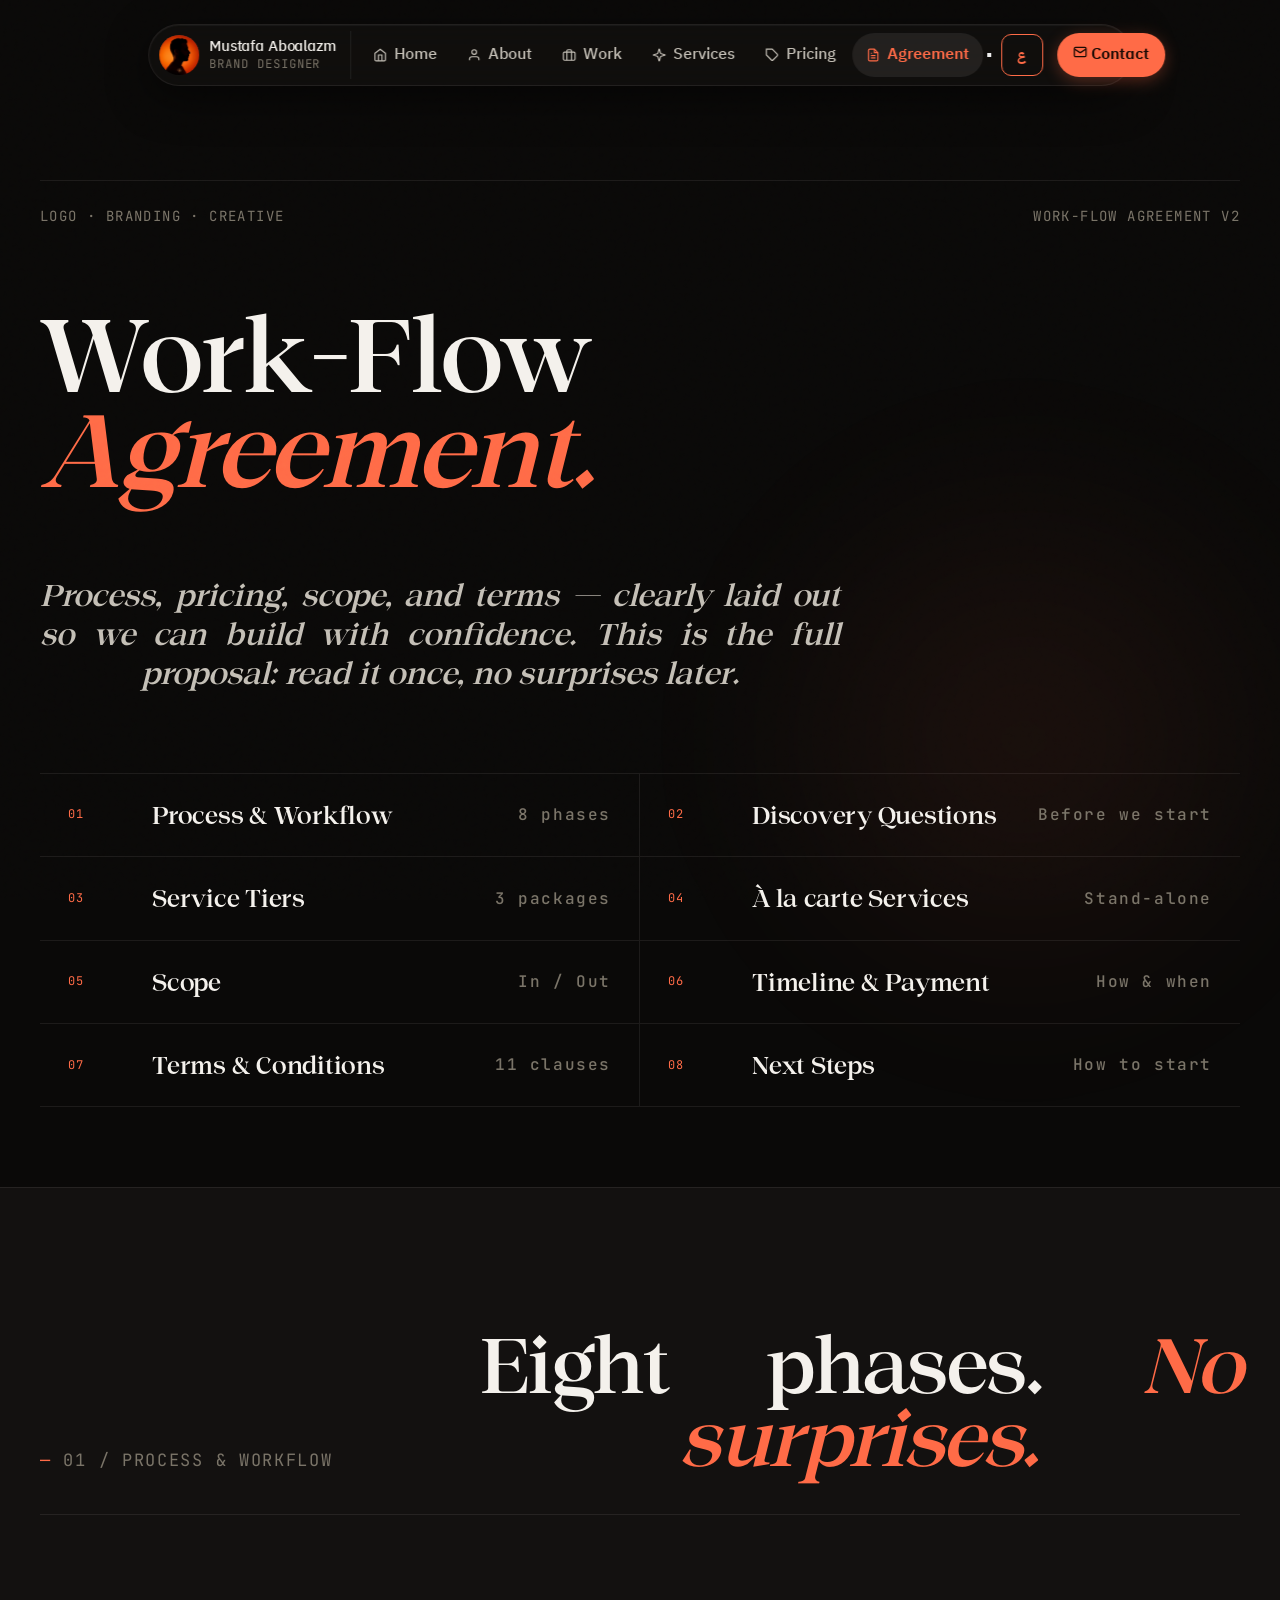
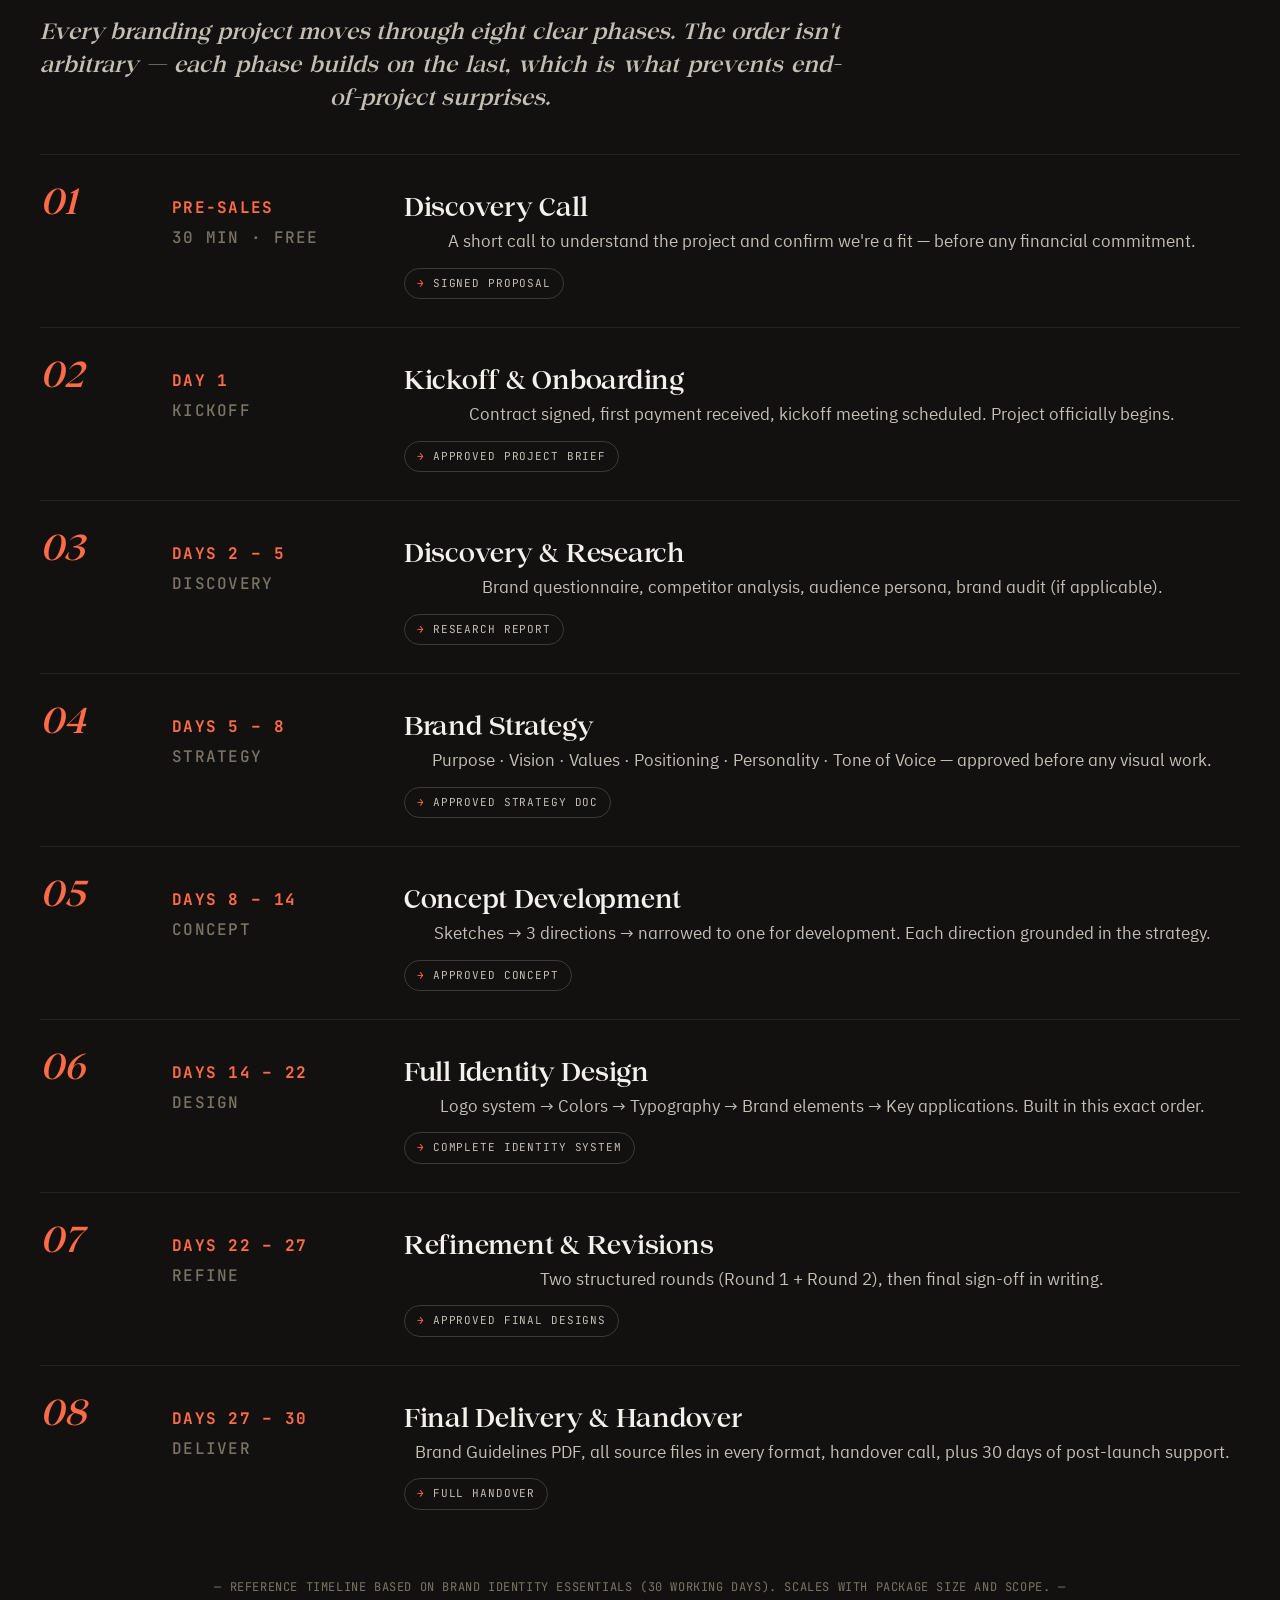
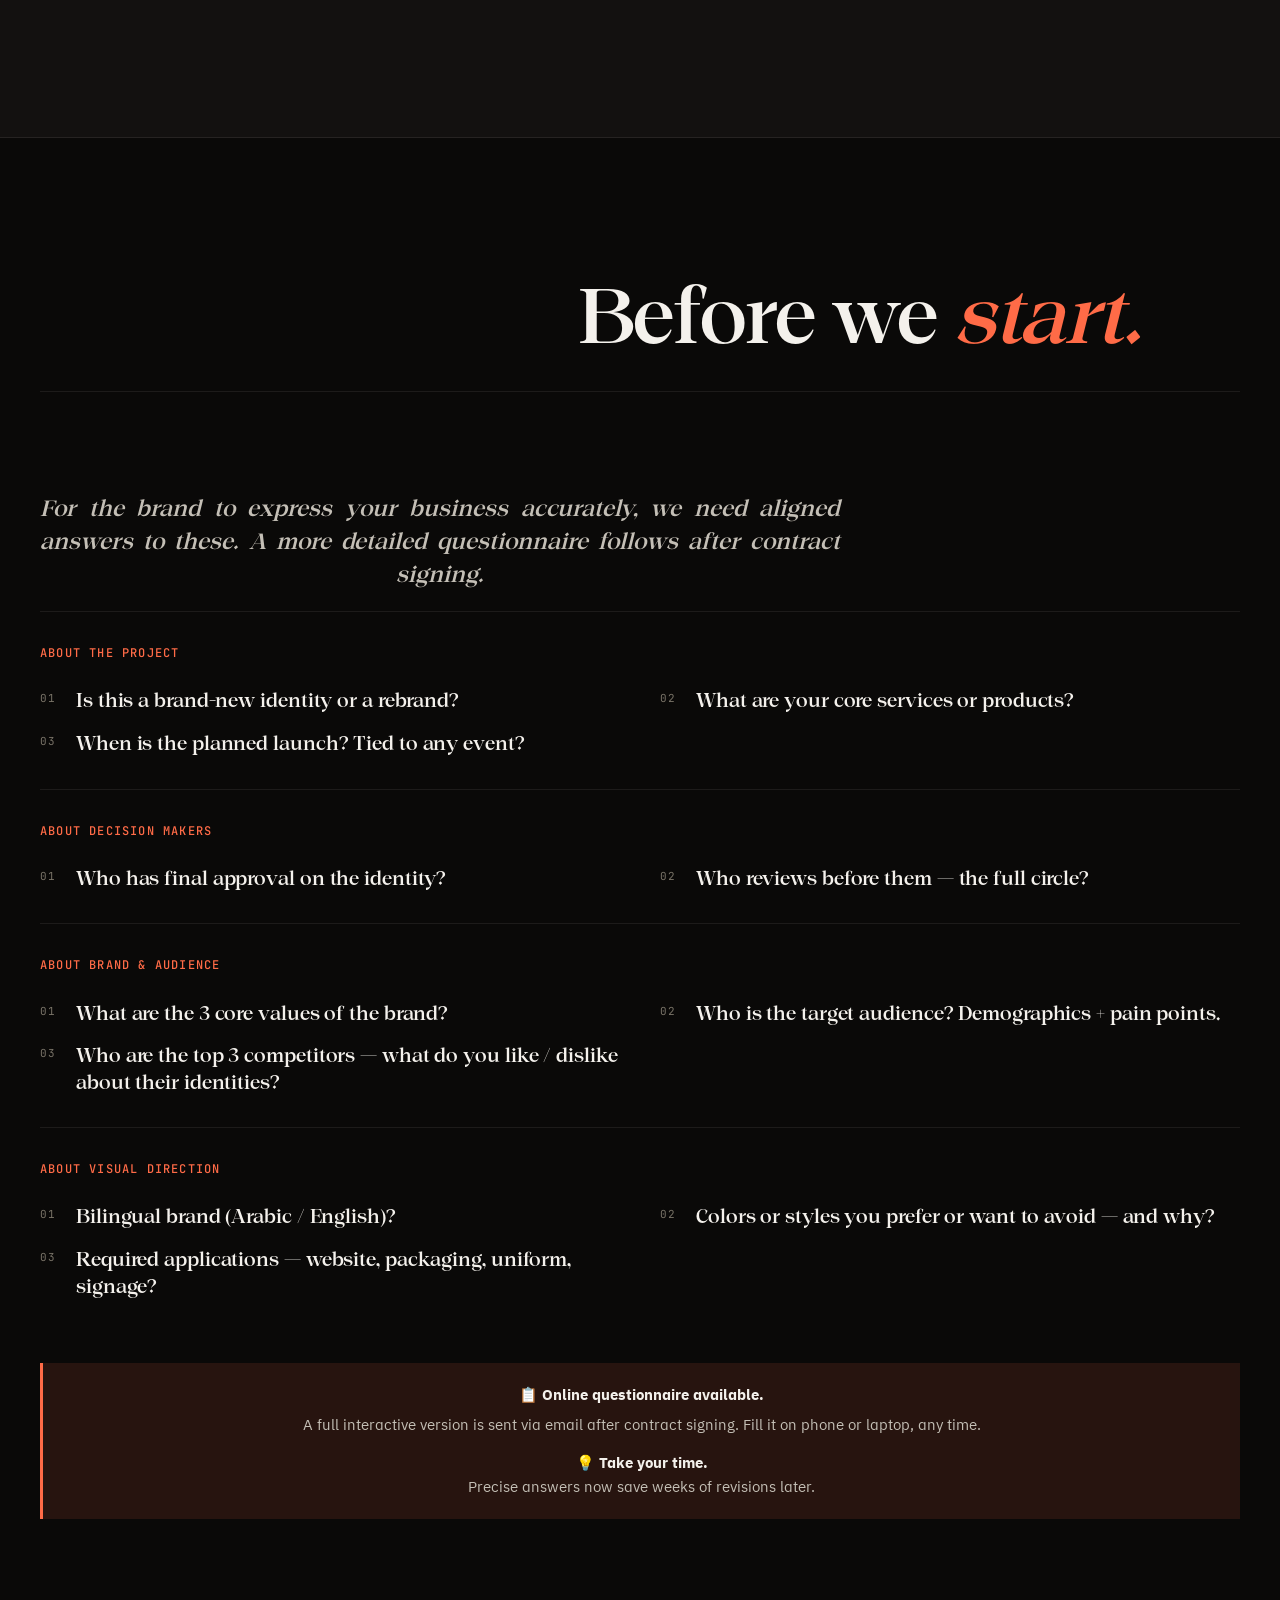
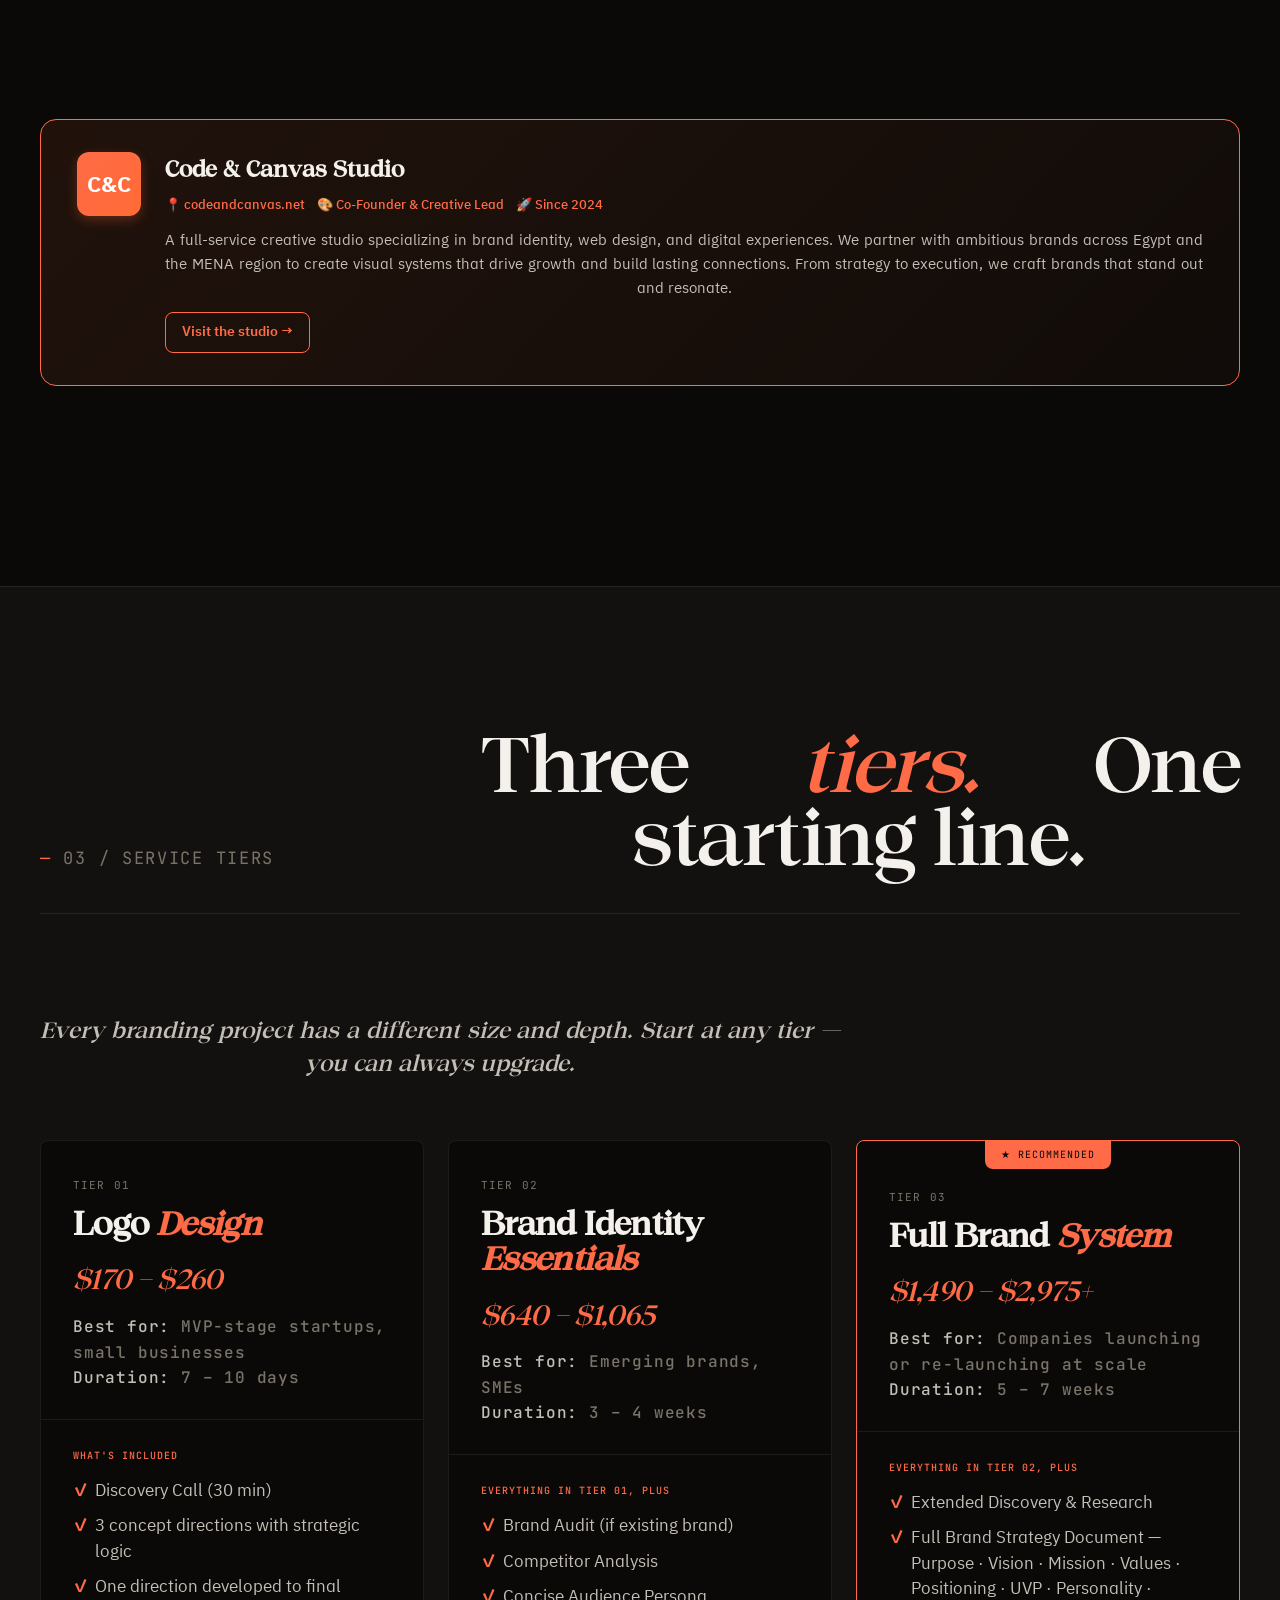
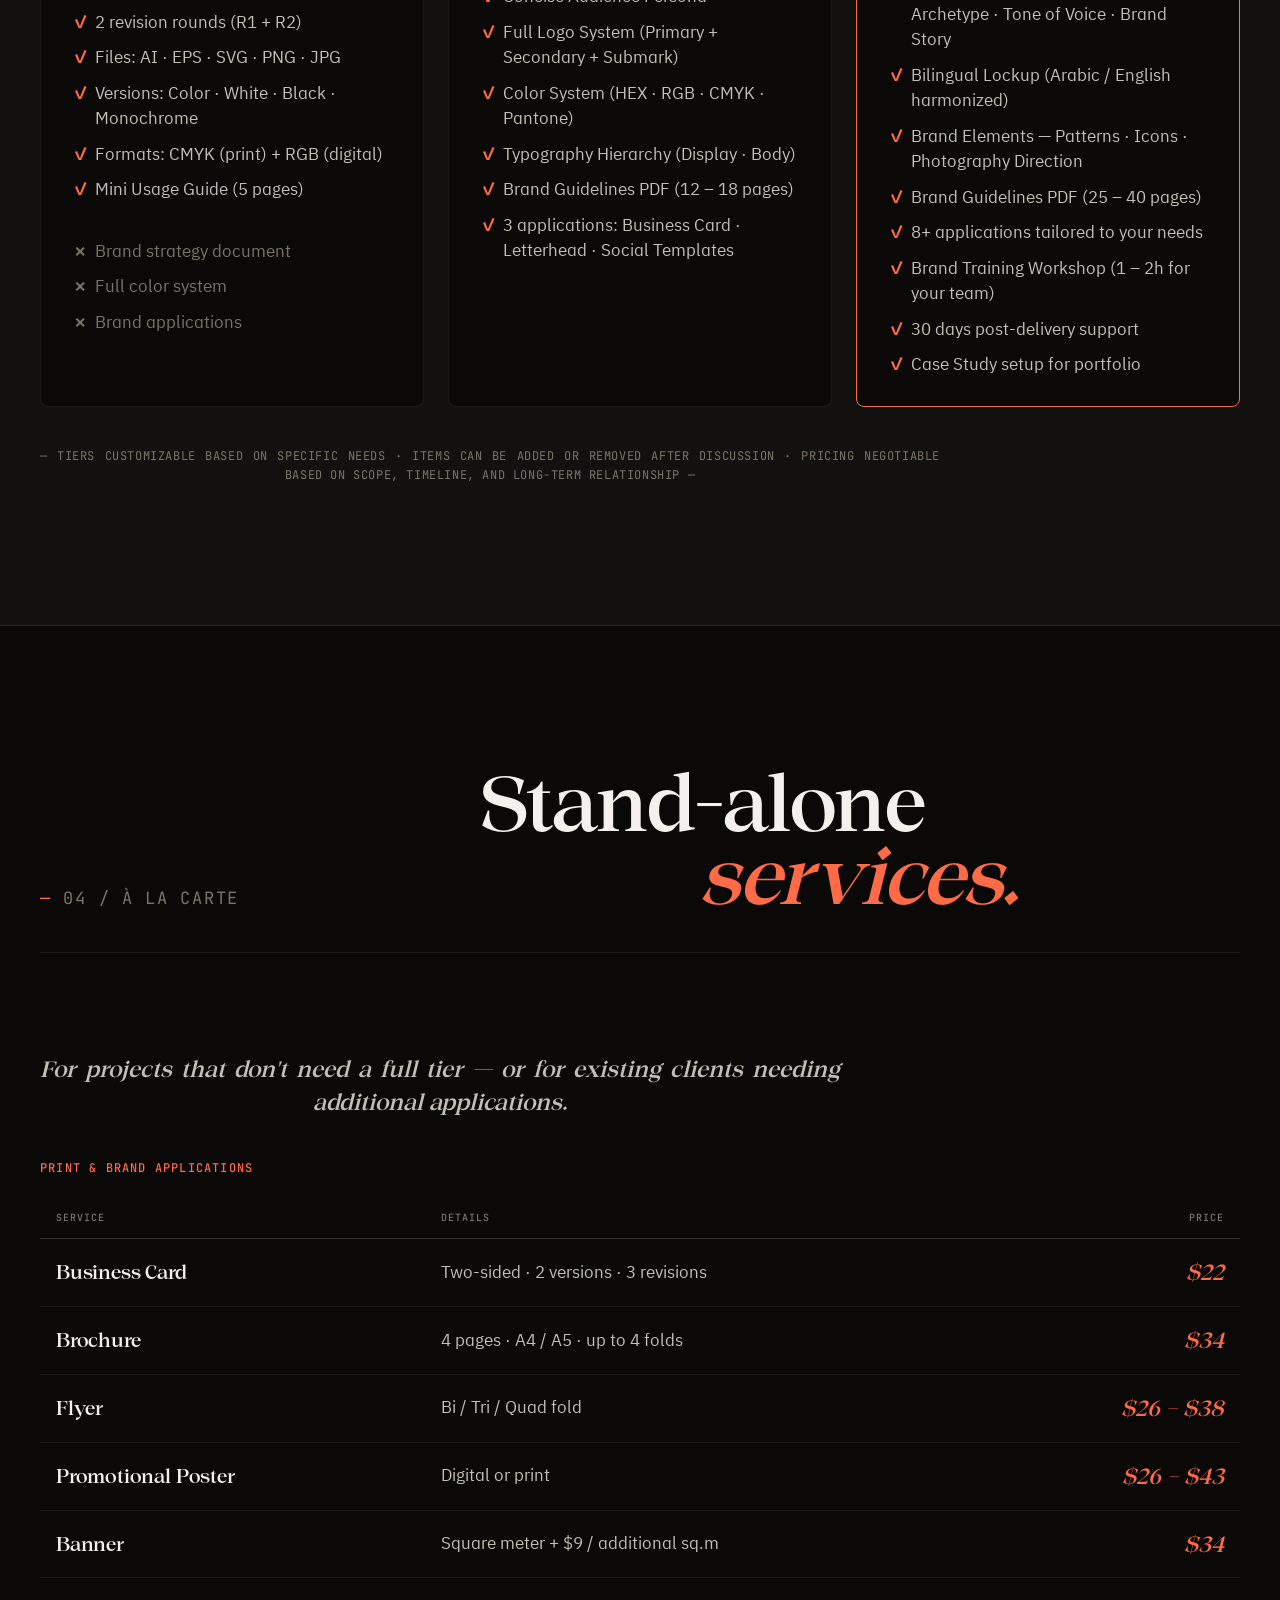
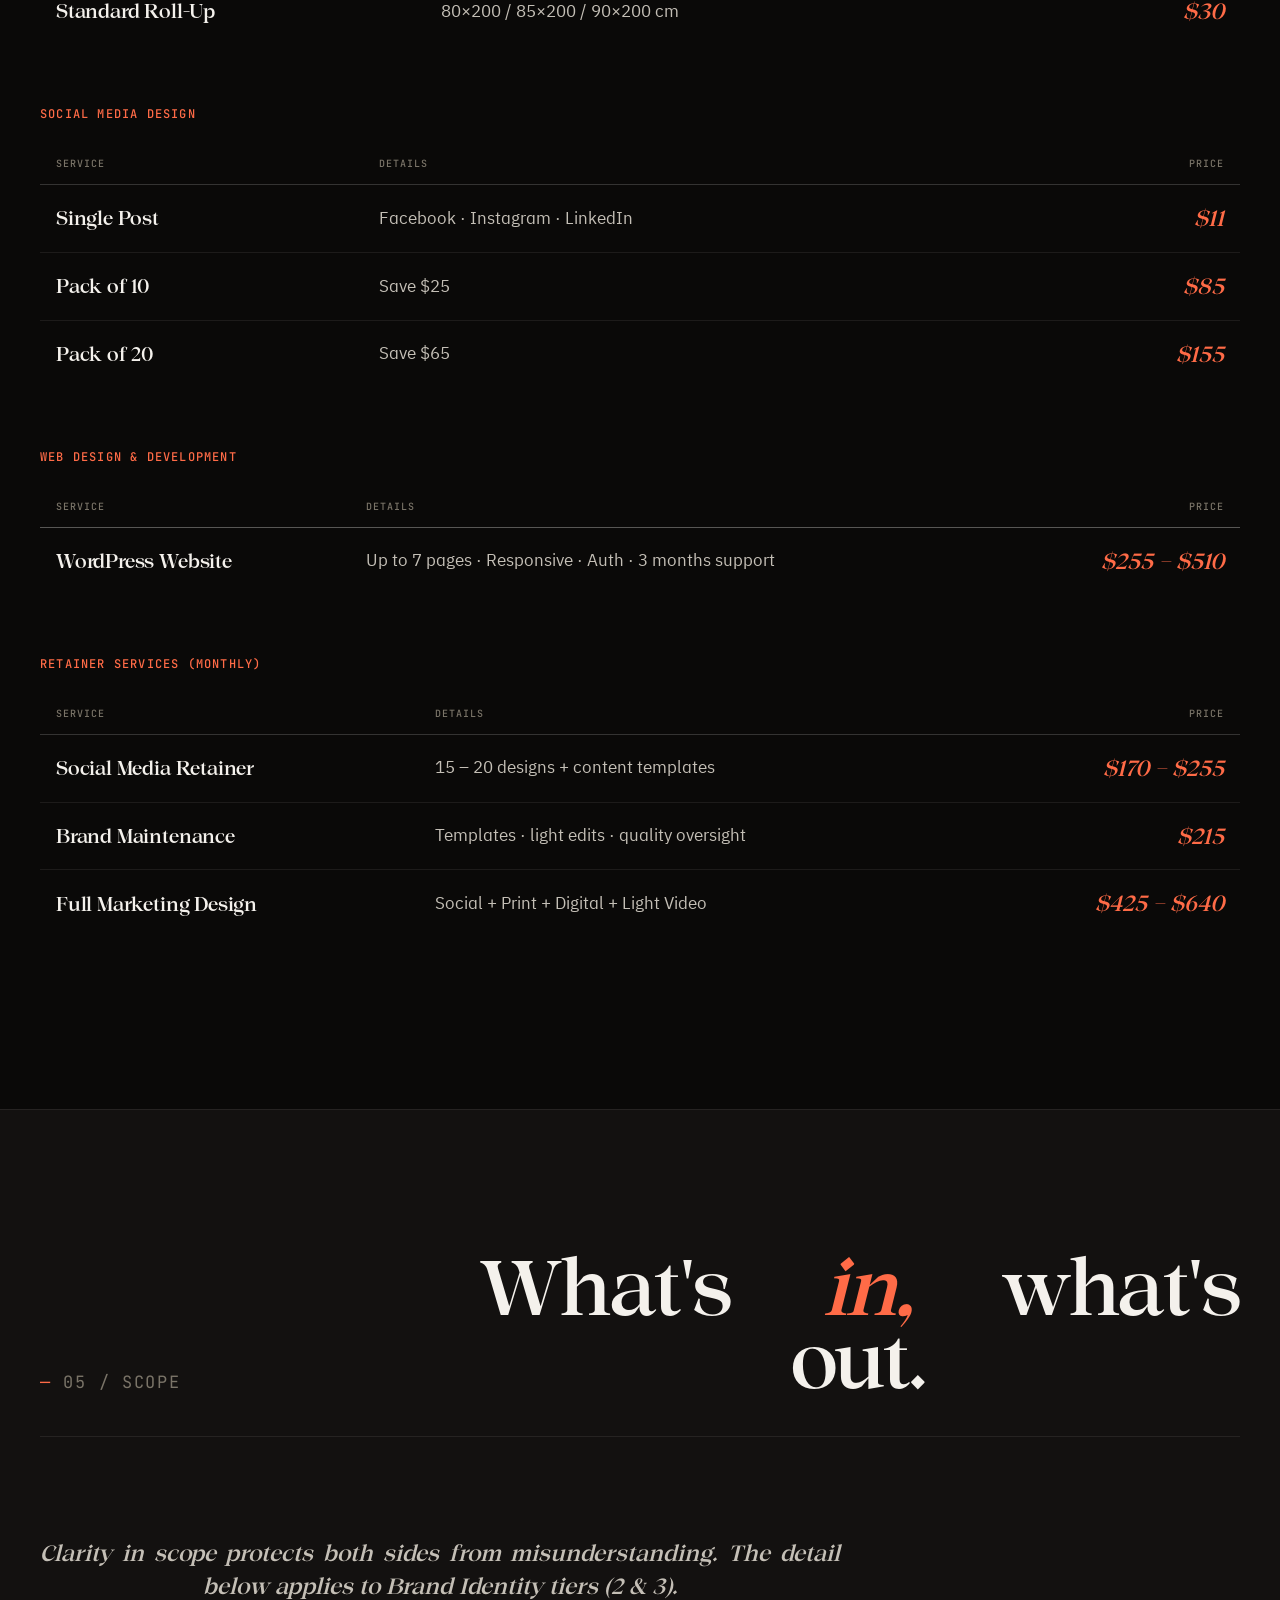
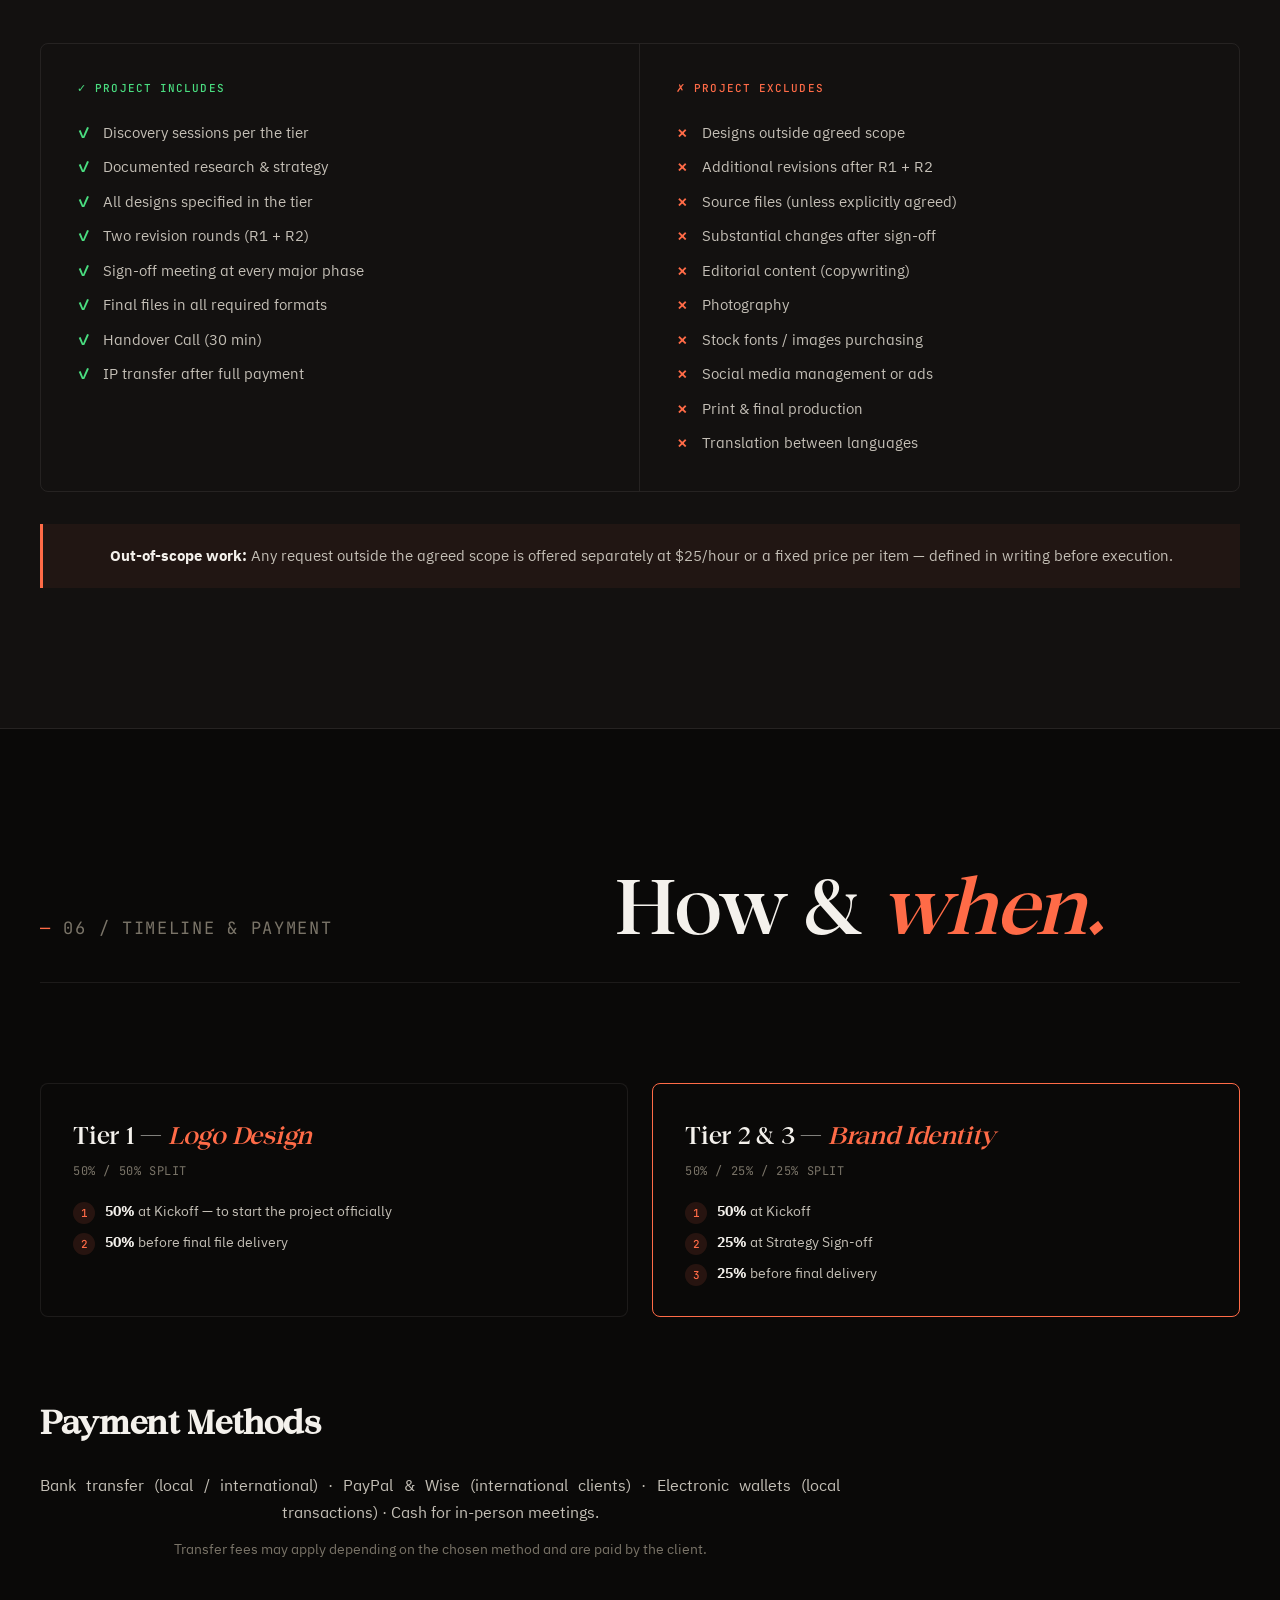
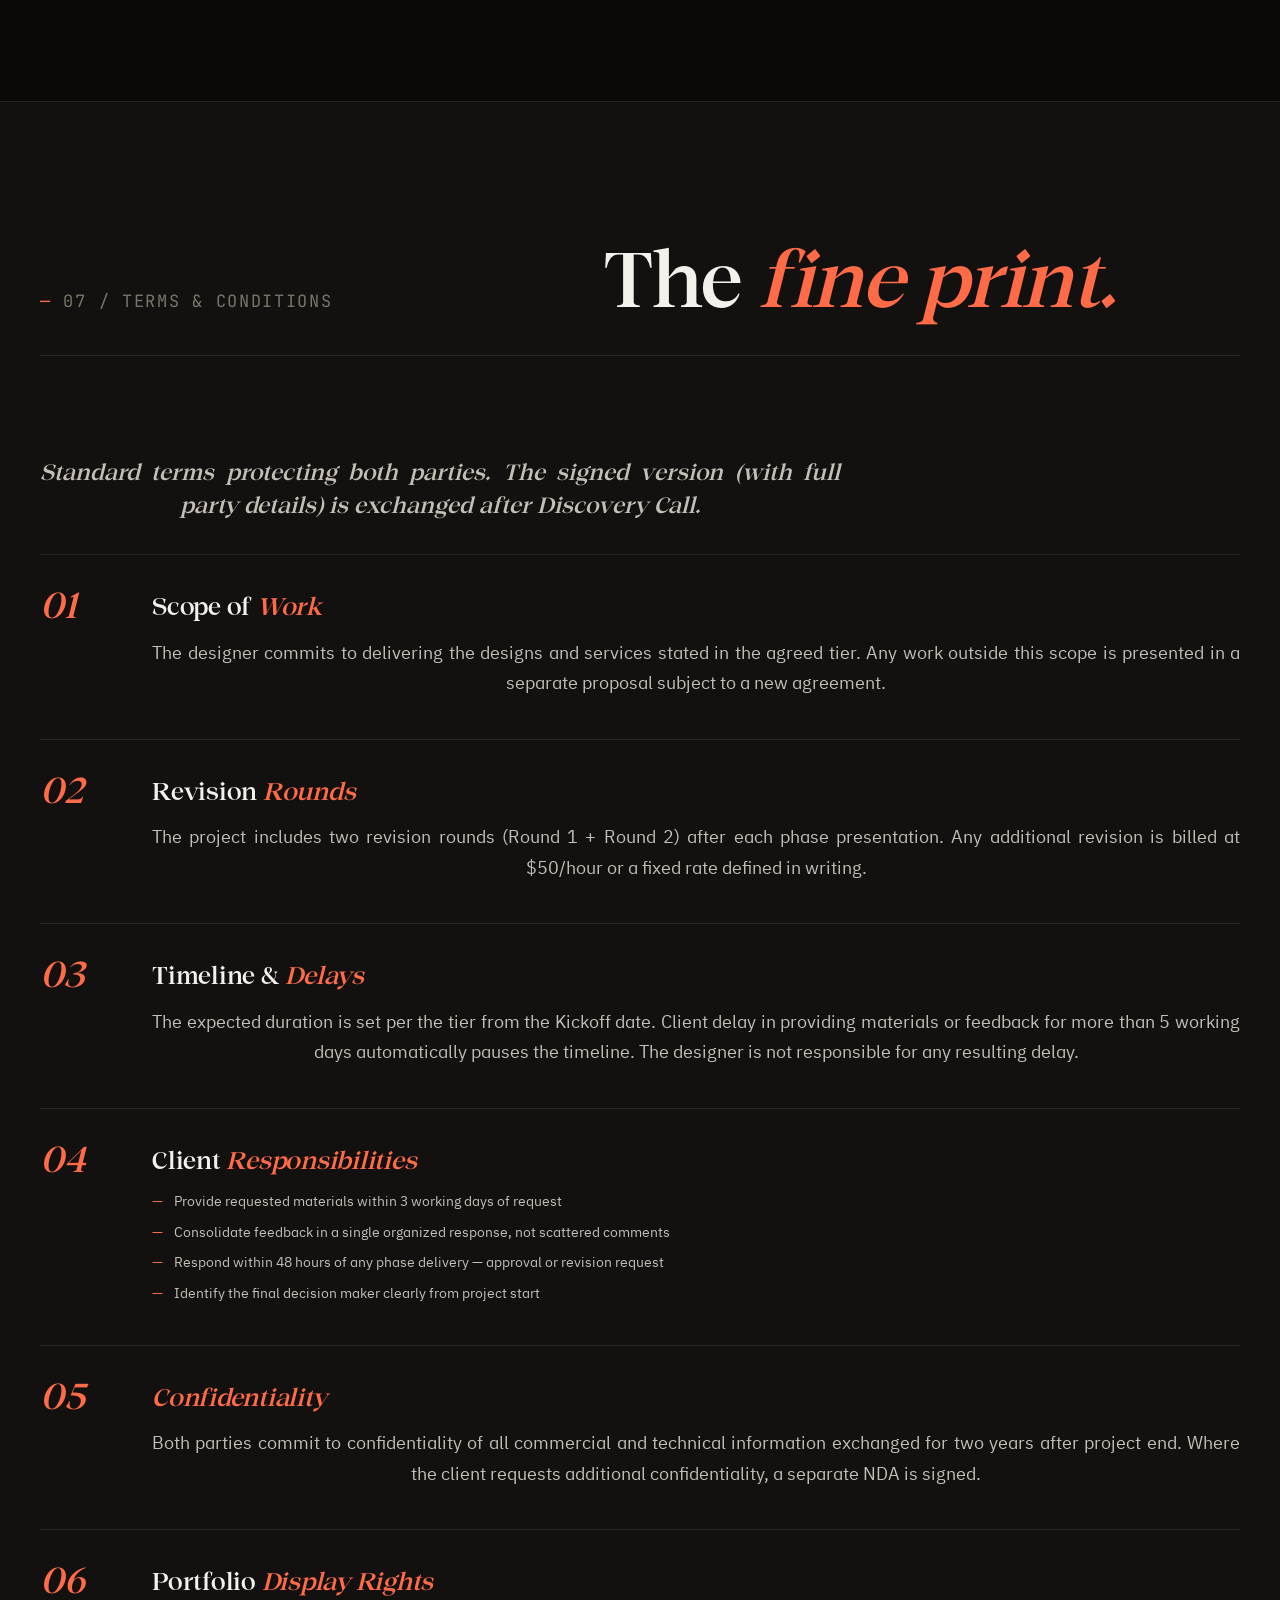
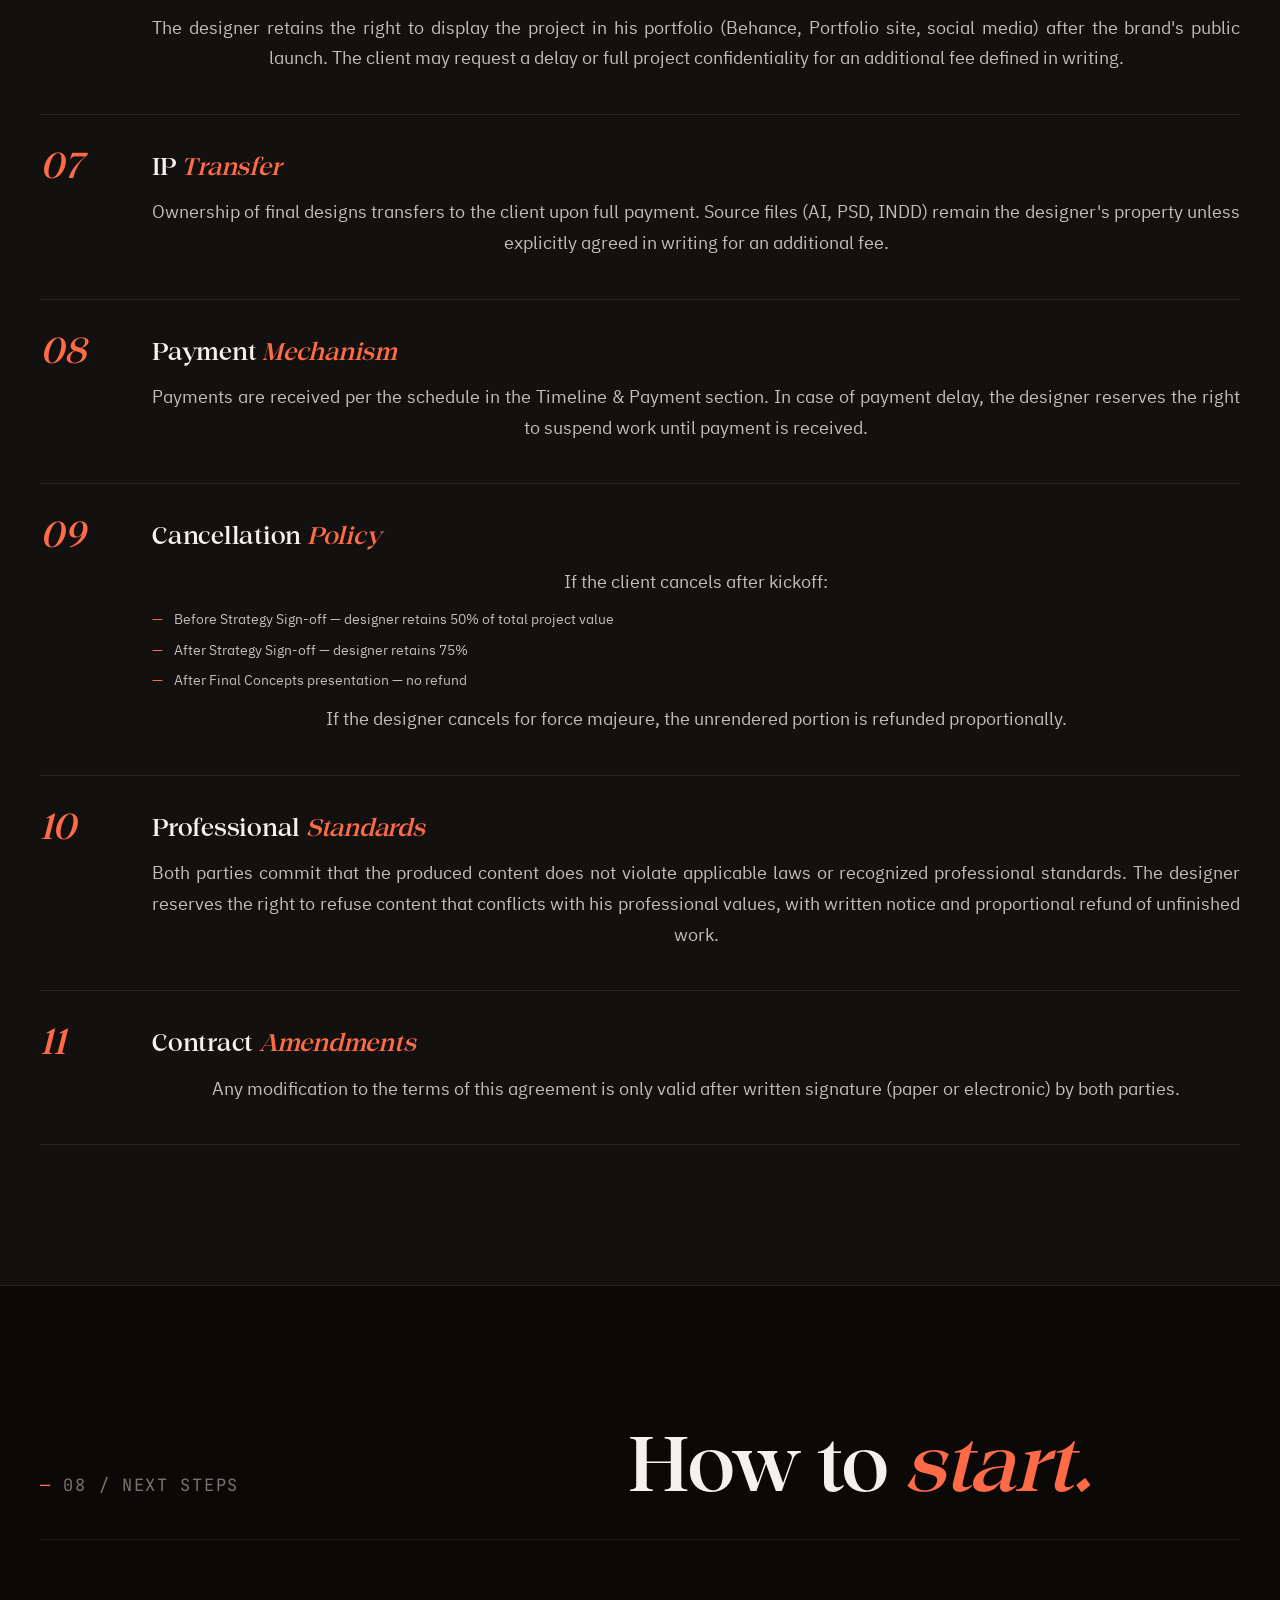
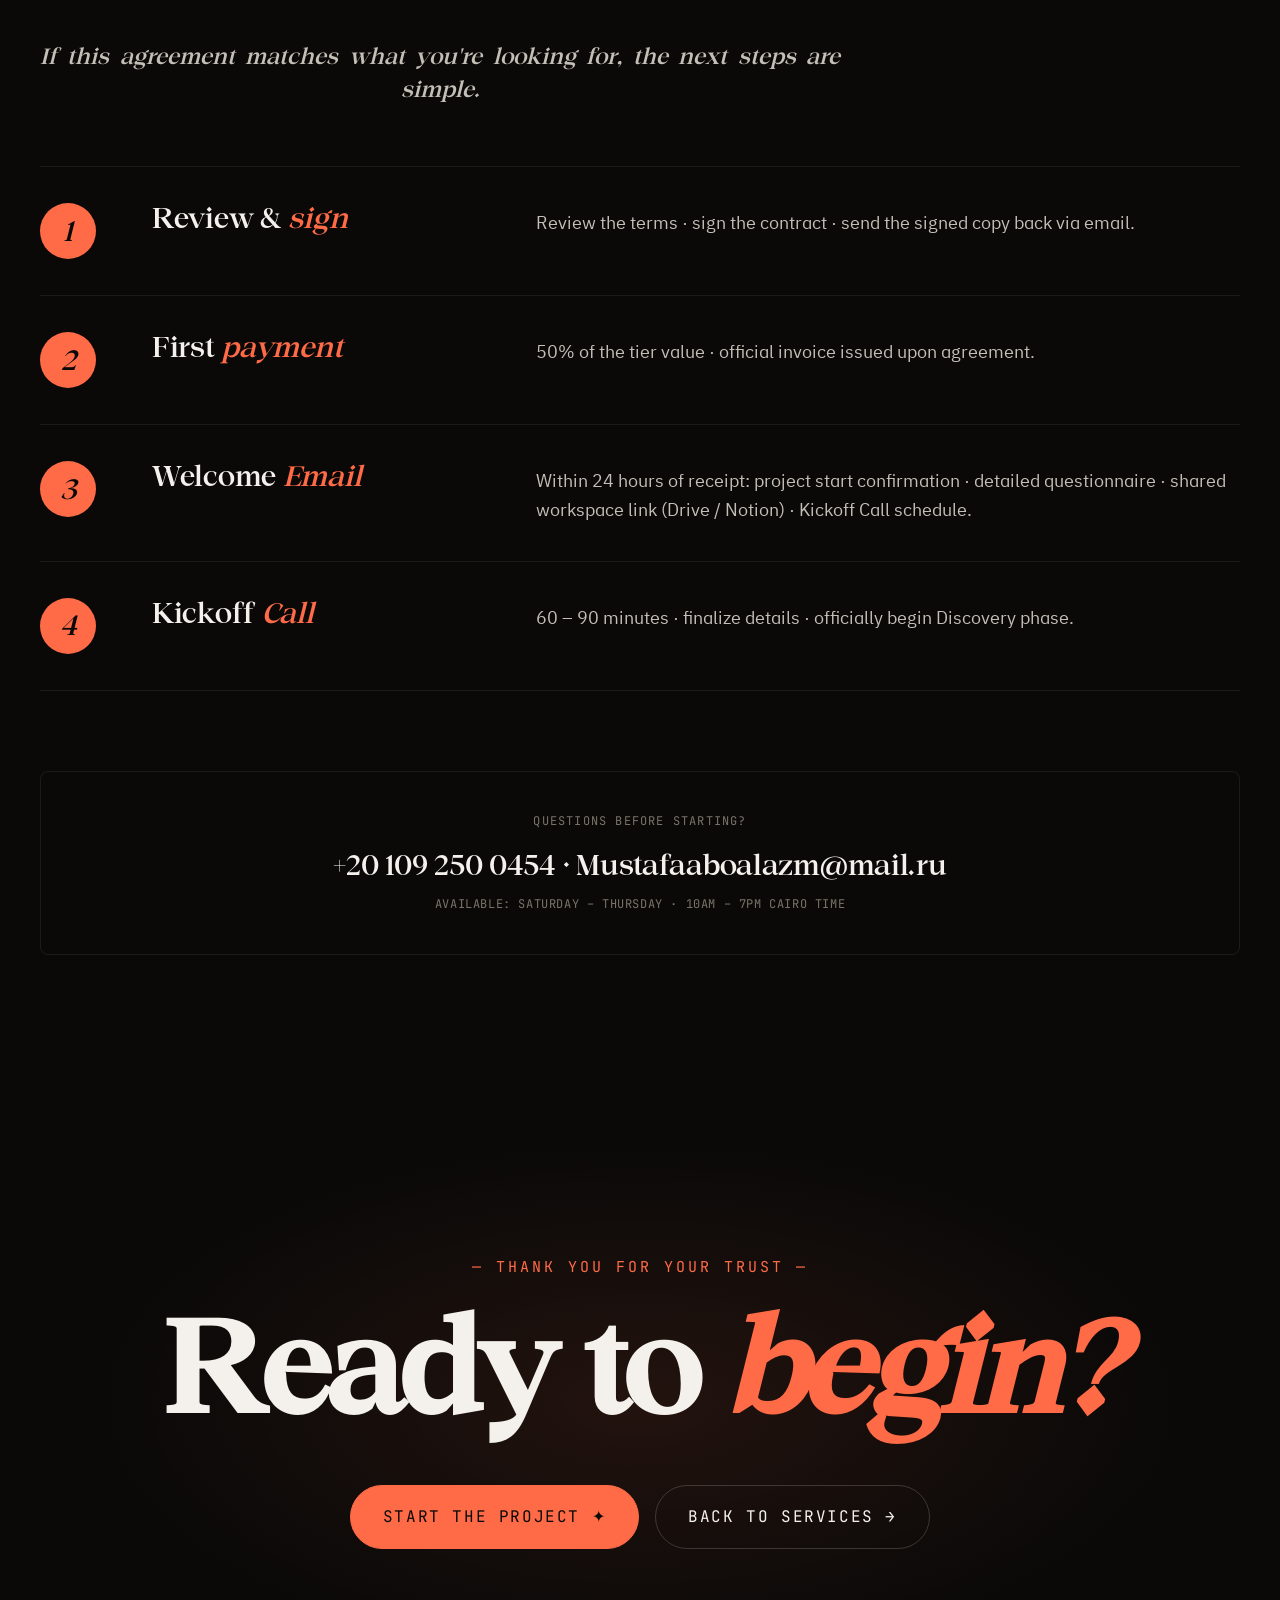
<file: agreement.html>
<!DOCTYPE html>
<html lang="en" dir="ltr">
<head>
<meta charset="UTF-8" />
<meta name="viewport" content="width=device-width, initial-scale=1.0" />
<title>Work-Flow Agreement — Mustafa Aboalazm</title>
<meta name="description" content="The full proposal: process, service tiers, à la carte pricing, scope, payment, and terms — clearly laid out so we can build with confidence." />

<link rel="preconnect" href="https://fonts.googleapis.com" />
<link rel="preconnect" href="https://fonts.gstatic.com" crossorigin />
<link href="https://fonts.googleapis.com/css2?family=IBM+Plex+Sans+Arabic:wght@300;400;500;600;700&family=Instrument+Serif:ital@0;1&family=Inter+Tight:wght@300;400;500;600;700&family=JetBrains+Mono:wght@400;500&display=swap" rel="stylesheet" />
<link rel="stylesheet" href="styles.css" />

<style>
  /* ── Thmanyah Serif Display Font ── */
  @font-face {
    font-family: 'Thmanyah Serif Display';
    src: url('fonts/thmanyahserifdisplay-Medium.otf') format('opentype');
    font-weight: 500;
    font-style: normal;
    font-display: swap;
  }

  /* ── Apply Thmanyah to Arabic headlines ONLY ── */
  html[lang="ar"] .hero-title,
  html[lang="ar"] .section-title,
  html[lang="ar"] .tier-name,
  html[lang="ar"] .phase-content h4,
  html[lang="ar"] .dq-group h4,
  html[lang="ar"] .price-table caption,
  html[lang="ar"] .price-table th,
  html[lang="ar"] .scope-col h4,
  html[lang="ar"] .payment-card h5,
  html[lang="ar"] .term-content h4,
  html[lang="ar"] .step-row h4,
  html[lang="ar"] .cta-title {
    font-family: 'Thmanyah Serif Display', 'IBM Plex Sans Arabic', sans-serif !important;
    font-weight: 500;
    letter-spacing: -0.02em;
    line-height: 1.4 !important;
  }

  /* ── Arabic text justify ── */
  html[lang="ar"] p,
  html[lang="ar"] .hero-tagline,
  html[lang="ar"] .phase-content p,
  html[lang="ar"] .dq-group ol li,
  html[lang="ar"] .tier-list li,
  html[lang="ar"] .price-table td,
  html[lang="ar"] .scope-col ul li,
  html[lang="ar"] .payment-card ol li,
  html[lang="ar"] .term-content p,
  html[lang="ar"] .term-content ul li,
  html[lang="ar"] .step-row .step-body {
    text-align: justify;
    text-align-last: right;
    -webkit-hyphens: auto;
    hyphens: auto;
  }

  /* ── Language Toggle Button ── */
  .nav-actions { display: flex; align-items: center; gap: 10px; }
  .nav-lang-btn {
    display: inline-flex; align-items: center; justify-content: center;
    width: 42px; height: 42px; border-radius: 10px;
    border: 1.5px solid var(--accent, #E8632A);
    background: transparent; color: var(--accent, #E8632A);
    font-family: inherit; font-size: 13px; font-weight: 700;
    cursor: pointer; letter-spacing: 0.04em; flex-shrink: 0;
    transition: background 0.22s ease, color 0.22s ease, transform 0.14s ease;
    user-select: none; -webkit-tap-highlight-color: transparent;
  }
  .nav-lang-btn:hover { background: var(--accent, #E8632A); color: #fff; transform: scale(1.05); }
  .nav-lang-btn:active { transform: scale(0.96); }
  html[lang="en"] .nav-lang-btn .lbl-ar { display: inline; }
  html[lang="en"] .nav-lang-btn .lbl-en { display: none; }
  html[lang="ar"] .nav-lang-btn .lbl-ar { display: none; }
  html[lang="ar"] .nav-lang-btn .lbl-en { display: inline; }

  /* ── Active nav link styling ── */
  .nav-link.active { color: var(--accent, #E8632A) !important; font-weight: 600; }
  .nav-link.active svg { stroke: var(--accent, #E8632A); }

  /* ── Arabic font override for body text ── */
  html[lang="ar"] body,
  html[lang="ar"] .nav-brand-name, html[lang="ar"] .nav-brand-role,
  html[lang="ar"] .nav-link span, html[lang="ar"] .nav-cta span,
  html[lang="ar"] .hero-meta, html[lang="ar"] .hero-tagline,
  html[lang="ar"] .section-num, html[lang="ar"] .phase-meta-block,
  html[lang="ar"] .phase-content p, html[lang="ar"] .deliverable,
  html[lang="ar"] .dq-group ol li, html[lang="ar"] .tier-head,
  html[lang="ar"] .tier-body h6, html[lang="ar"] .tier-list li,
  html[lang="ar"] .price-table td, html[lang="ar"] .scope-col ul li,
  html[lang="ar"] .payment-card .pay-split, html[lang="ar"] .payment-card ol li,
  html[lang="ar"] .term-content p, html[lang="ar"] .term-content ul li,
  html[lang="ar"] .step-row .step-body, html[lang="ar"] .footer-brand p,
  html[lang="ar"] .footer-col h6, html[lang="ar"] .footer-col a,
  html[lang="ar"] .footer-bottom {
    font-family: 'IBM Plex Sans Arabic', sans-serif; letter-spacing: 0;
  }
  html[lang="ar"] .hero-title .arabic { display: none; }

  /* ── Small font size increase for labels ── */
  .phase-meta-block, .tier-meta, .toc-page, .about-fact-label {
    font-size: clamp(14px, 1.3vw, 16px);
    font-weight: 500;
  }

  /* ── Mobile nav padding ── */
  @media (max-width: 768px) {
    .nav { padding: 0 16px !important; }
    .nav-links { gap: 4px; }
  }

  /* ── Code & Canvas Studio Banner ── */
  .studio-banner {
    background: linear-gradient(135deg, rgba(232,99,42,0.1) 0%, rgba(232,99,42,0.03) 100%);
    border: 1.5px solid var(--accent, #E8632A);
    border-radius: 16px;
    padding: 32px 36px;
    margin: 60px 0;
    display: flex;
    align-items: flex-start;
    gap: 24px;
    transition: transform 0.3s ease, box-shadow 0.3s ease;
  }
  .studio-banner:hover { transform: translateY(-4px); box-shadow: 0 12px 40px rgba(232, 99, 42, 0.2); }
  .studio-banner-icon {
    width: 64px; height: 64px; border-radius: 12px;
    background: linear-gradient(135deg, var(--accent, #E8632A) 0%, #ff6b35 100%);
    display: flex; align-items: center; justify-content: center;
    color: #fff; font-weight: 700; font-size: 22px; flex-shrink: 0;
    box-shadow: 0 4px 12px rgba(232, 99, 42, 0.3);
  }
  .studio-banner-content h4 { font-family: var(--serif); font-size: 22px; margin: 0 0 8px 0; color: var(--ink); }
  .studio-banner-content p { font-size: 15px; color: var(--ink-2); margin: 0 0 12px 0; line-height: 1.6; }
  .studio-banner-meta { display: flex; flex-wrap: wrap; gap: 12px; margin-bottom: 12px; font-size: 13px; color: var(--accent); font-weight: 500; }
  .studio-banner-meta span { display: inline-flex; align-items: center; gap: 6px; }
  .studio-banner-link {
    display: inline-flex; align-items: center; gap: 8px;
    font-size: 14px; font-weight: 600; color: var(--accent);
    text-decoration: none; padding: 8px 16px;
    border: 1.5px solid var(--accent); border-radius: 8px;
    transition: background 0.2s, color 0.2s;
  }
  .studio-banner-link:hover { background: var(--accent); color: #fff; text-decoration: none; }

  /* ── Social links in footer (TEXT ONLY, HORIZONTAL) ── */
  .footer-social-links { display: flex; flex-wrap: wrap; gap: 16px; align-items: center; }
  .footer-social-links a { font-size: 13px; color: var(--ink-2); text-decoration: none; transition: color 0.2s; }
  .footer-social-links a:hover { color: var(--accent); }
  .footer-social-links a::after { content: '↗'; margin-left: 4px; font-size: 11px; }

  @media (max-width: 768px) {
    .studio-banner { padding: 24px 20px; flex-direction: column; }
    .studio-banner-icon { width: 56px; height: 56px; font-size: 20px; }
    .studio-banner-content h4 { font-size: 18px; }
  }
</style>
</head>
<body data-page="agreement">

<!-- =============== NAV =============== -->
<nav class="nav" aria-label="Primary">
  <a href="index.html" class="nav-brand">
    <img class="nav-avatar" src="images/Avatar.png" alt="Mustafa Aboalazm" style="width:40px;height:40px;border-radius:50%;object-fit:cover" />
    <div class="nav-brand-text">
      <span class="nav-brand-name">Mustafa Aboalazm</span>
      <span class="nav-brand-role" data-i18n="nav.role">Brand Designer</span>
    </div>
  </a>
  <ul class="nav-links">
    <li><a href="index.html" class="nav-link"><svg viewBox="0 0 24 24" fill="none" stroke="currentColor" stroke-width="2"><path d="m3 9 9-7 9 7v11a2 2 0 0 1-2 2H5a2 2 0 0 1-2-2z"/><polyline points="9 22 9 12 15 12 15 22"/></svg><span data-i18n="nav.home">Home</span></a></li>
    <li><a href="about.html" class="nav-link"><svg viewBox="0 0 24 24" fill="none" stroke="currentColor" stroke-width="2"><path d="M20 21v-2a4 4 0 0 0-4-4H8a4 4 0 0 0-4 4v2"/><circle cx="12" cy="7" r="4"/></svg><span data-i18n="nav.about">About</span></a></li>
    <li><a href="work.html" class="nav-link"><svg viewBox="0 0 24 24" fill="none" stroke="currentColor" stroke-width="2"><rect width="20" height="14" x="2" y="7" rx="2"/><path d="M16 21V5a2 2 0 0 0-2-2h-4a2 2 0 0 0-2 2v16"/></svg><span data-i18n="nav.work">Work</span></a></li>
    <li><a href="services.html" class="nav-link"><svg viewBox="0 0 24 24" fill="none" stroke="currentColor" stroke-width="2"><path d="M9.937 15.5A2 2 0 0 0 8.5 14.063l-6.135-1.582a.5.5 0 0 1 0-.962L8.5 9.936A2 2 0 0 0 9.937 8.5l1.582-6.135a.5.5 0 0 1 .963 0L14.063 8.5A2 2 0 0 0 15.5 9.937l6.135 1.581a.5.5 0 0 1 0 .964L15.5 14.063a2 2 0 0 0-1.437 1.437l-1.582 6.135a.5.5 0 0 1-.963 0z"/></svg><span data-i18n="nav.services">Services</span></a></li>
    <li><a href="pricing.html" class="nav-link"><svg viewBox="0 0 24 24" fill="none" stroke="currentColor" stroke-width="2"><path d="M20.59 13.41l-7.17 7.17a2 2 0 0 1-2.83 0L2 12V2h10l8.59 8.59a2 2 0 0 1 0 2.82z"/><line x1="7" y1="7" x2="7.01" y2="7"/></svg><span data-i18n="nav.pricing">Pricing</span></a></li>
    <li><a href="agreement.html" class="nav-link active"><svg viewBox="0 0 24 24" fill="none" stroke="currentColor" stroke-width="2"><path d="M14 2H6a2 2 0 0 0-2 2v16a2 2 0 0 0 2 2h12a2 2 0 0 0 2-2V8z"/><polyline points="14 2 14 8 20 8"/><line x1="16" y1="13" x2="8" y2="13"/><line x1="16" y1="17" x2="8" y2="17"/><polyline points="10 9 9 9 8 9"/></svg><span data-i18n="nav.agreement">Agreement</span></a></li>
  </ul>
  <div class="nav-actions">
    <button class="nav-menu-toggle" aria-label="Toggle menu">
      <span></span>
      <span></span>
      <span></span>
    </button>
    <button class="nav-lang-btn" id="lang-toggle" aria-label="Toggle language">
      <span class="lbl-ar">ع</span><span class="lbl-en">EN</span>
    </button>
    <a href="contact.html" class="nav-cta">
      <svg viewBox="0 0 24 24" fill="none" stroke="currentColor" stroke-width="2.2"><rect width="20" height="16" x="2" y="4" rx="2"/><path d="m22 7-8.97 5.7a1.94 1.94 0 0 1-2.06 0L2 7"/></svg>
      <span data-i18n="nav.contact">Contact</span>
    </a>
  </div>
</nav>

<!-- ============== HERO ============== -->
<header class="hero hero-sm" id="top">
  <div class="hero-meta reveal">
    <span data-i18n="agreement.meta1">Logo · Branding · Creative</span>
    <span data-i18n="agreement.meta2">Work-Flow Agreement v2</span>
  </div>
  <h1 class="hero-title reveal delay-1" data-i18n-html="agreement.title">
    Work-Flow<br><span class="italic">Agreement.</span>
  </h1>
  <p class="hero-tagline reveal delay-2" data-i18n="agreement.tagline" style="margin-top: 40px; max-width: 800px;">
    Process, pricing, scope, and terms — clearly laid out so we can build with confidence. This is the full proposal: read it once, no surprises later.
  </p>

  <!-- Table of contents -->
  <div class="toc reveal delay-3" style="margin-top: 80px;">
    <a href="#process" class="toc-item"><span class="toc-num">01</span><span class="toc-name" data-i18n="agreement.toc1">Process & Workflow</span><span class="toc-page" data-i18n="agreement.toc1.page">8 phases</span></a>
    <a href="#discovery" class="toc-item"><span class="toc-num">02</span><span class="toc-name" data-i18n="agreement.toc2">Discovery Questions</span><span class="toc-page" data-i18n="agreement.toc2.page">Before we start</span></a>
    <a href="#tiers" class="toc-item"><span class="toc-num">03</span><span class="toc-name" data-i18n="agreement.toc3">Service Tiers</span><span class="toc-page" data-i18n="agreement.toc3.page">3 packages</span></a>
    <a href="#alacarte" class="toc-item"><span class="toc-num">04</span><span class="toc-name" data-i18n="agreement.toc4">À la carte Services</span><span class="toc-page" data-i18n="agreement.toc4.page">Stand-alone</span></a>
    <a href="#scope" class="toc-item"><span class="toc-num">05</span><span class="toc-name" data-i18n="agreement.toc5">Scope</span><span class="toc-page" data-i18n="agreement.toc5.page">In / Out</span></a>
    <a href="#payment" class="toc-item"><span class="toc-num">06</span><span class="toc-name" data-i18n="agreement.toc6">Timeline & Payment</span><span class="toc-page" data-i18n="agreement.toc6.page">How & when</span></a>
    <a href="#terms" class="toc-item"><span class="toc-num">07</span><span class="toc-name" data-i18n="agreement.toc7">Terms & Conditions</span><span class="toc-page" data-i18n="agreement.toc7.page">11 clauses</span></a>
    <a href="#next" class="toc-item"><span class="toc-num">08</span><span class="toc-name" data-i18n="agreement.toc8">Next Steps</span><span class="toc-page" data-i18n="agreement.toc8.page">How to start</span></a>
  </div>
</header>

<!-- ============== 01 · PROCESS ============== -->
<section class="section section-alt" id="process">
  <div class="section-head">
    <div class="section-num scroll-reveal" data-i18n="agreement.process.num">01 / Process & Workflow</div>
    <h2 class="section-title scroll-reveal" data-i18n-html="agreement.process.title">Eight phases. <em>No surprises.</em></h2>
  </div>
  <p class="scroll-reveal" data-i18n="agreement.process.intro" style="font-family: var(--serif); font-style: italic; font-size: 22px; line-height: 1.5; color: var(--ink-2); max-width: 800px; margin-bottom: 40px;">Every branding project moves through eight clear phases. The order isn't arbitrary — each phase builds on the last, which is what prevents end-of-project surprises.</p>

  <div class="phase scroll-reveal">
    <div class="phase-num">01</div>
    <div class="phase-meta-block"><strong data-i18n="agreement.phase1.label">Pre-Sales</strong><span data-i18n="agreement.phase1.time">30 min · Free</span></div>
    <div class="phase-content">
      <h4 data-i18n="agreement.phase1.title">Discovery Call</h4>
      <p data-i18n="agreement.phase1.desc">A short call to understand the project and confirm we're a fit — before any financial commitment.</p>
      <span class="deliverable" data-i18n="agreement.phase1.deliverable">Signed Proposal</span>
    </div>
  </div>

  <div class="phase scroll-reveal">
    <div class="phase-num">02</div>
    <div class="phase-meta-block"><strong data-i18n="agreement.phase2.label">Day 1</strong><span data-i18n="agreement.phase2.time">Kickoff</span></div>
    <div class="phase-content">
      <h4 data-i18n="agreement.phase2.title">Kickoff & Onboarding</h4>
      <p data-i18n="agreement.phase2.desc">Contract signed, first payment received, kickoff meeting scheduled. Project officially begins.</p>
      <span class="deliverable" data-i18n="agreement.phase2.deliverable">Approved Project Brief</span>
    </div>
  </div>

  <div class="phase scroll-reveal">
    <div class="phase-num">03</div>
    <div class="phase-meta-block"><strong data-i18n="agreement.phase3.label">Days 2 – 5</strong><span data-i18n="agreement.phase3.time">Discovery</span></div>
    <div class="phase-content">
      <h4 data-i18n="agreement.phase3.title">Discovery & Research</h4>
      <p data-i18n="agreement.phase3.desc">Brand questionnaire, competitor analysis, audience persona, brand audit (if applicable).</p>
      <span class="deliverable" data-i18n="agreement.phase3.deliverable">Research Report</span>
    </div>
  </div>

  <div class="phase scroll-reveal">
    <div class="phase-num">04</div>
    <div class="phase-meta-block"><strong data-i18n="agreement.phase4.label">Days 5 – 8</strong><span data-i18n="agreement.phase4.time">Strategy</span></div>
    <div class="phase-content">
      <h4 data-i18n="agreement.phase4.title">Brand Strategy</h4>
      <p data-i18n="agreement.phase4.desc">Purpose · Vision · Values · Positioning · Personality · Tone of Voice — approved before any visual work.</p>
      <span class="deliverable" data-i18n="agreement.phase4.deliverable">Approved Strategy Doc</span>
    </div>
  </div>

  <div class="phase scroll-reveal">
    <div class="phase-num">05</div>
    <div class="phase-meta-block"><strong data-i18n="agreement.phase5.label">Days 8 – 14</strong><span data-i18n="agreement.phase5.time">Concept</span></div>
    <div class="phase-content">
      <h4 data-i18n="agreement.phase5.title">Concept Development</h4>
      <p data-i18n="agreement.phase5.desc">Sketches → 3 directions → narrowed to one for development. Each direction grounded in the strategy.</p>
      <span class="deliverable" data-i18n="agreement.phase5.deliverable">Approved Concept</span>
    </div>
  </div>

  <div class="phase scroll-reveal">
    <div class="phase-num">06</div>
    <div class="phase-meta-block"><strong data-i18n="agreement.phase6.label">Days 14 – 22</strong><span data-i18n="agreement.phase6.time">Design</span></div>
    <div class="phase-content">
      <h4 data-i18n="agreement.phase6.title">Full Identity Design</h4>
      <p data-i18n="agreement.phase6.desc">Logo system → Colors → Typography → Brand elements → Key applications. Built in this exact order.</p>
      <span class="deliverable" data-i18n="agreement.phase6.deliverable">Complete Identity System</span>
    </div>
  </div>

  <div class="phase scroll-reveal">
    <div class="phase-num">07</div>
    <div class="phase-meta-block"><strong data-i18n="agreement.phase7.label">Days 22 – 27</strong><span data-i18n="agreement.phase7.time">Refine</span></div>
    <div class="phase-content">
      <h4 data-i18n="agreement.phase7.title">Refinement & Revisions</h4>
      <p data-i18n="agreement.phase7.desc">Two structured rounds (Round 1 + Round 2), then final sign-off in writing.</p>
      <span class="deliverable" data-i18n="agreement.phase7.deliverable">Approved Final Designs</span>
    </div>
  </div>

  <div class="phase scroll-reveal">
    <div class="phase-num">08</div>
    <div class="phase-meta-block"><strong data-i18n="agreement.phase8.label">Days 27 – 30</strong><span data-i18n="agreement.phase8.time">Deliver</span></div>
    <div class="phase-content">
      <h4 data-i18n="agreement.phase8.title">Final Delivery & Handover</h4>
      <p data-i18n="agreement.phase8.desc">Brand Guidelines PDF, all source files in every format, handover call, plus 30 days of post-launch support.</p>
      <span class="deliverable" data-i18n="agreement.phase8.deliverable">Full Handover</span>
    </div>
  </div>

  <p class="scroll-reveal" data-i18n="agreement.process.note" style="margin-top: 40px; font-family: var(--mono); font-size: 12px; letter-spacing: 0.05em; color: var(--ink-3); text-transform: uppercase;">— Reference timeline based on Brand Identity Essentials (30 working days). Scales with package size and scope. —</p>
</section>

<!-- ============== 02 · DISCOVERY QUESTIONS ============== -->
<section class="section" id="discovery">
  <div class="section-head">
    <div class="section-num scroll-reveal" data-i18n="agreement.discovery.num">02 / Discovery Questions</div>
    <h2 class="section-title scroll-reveal" data-i18n-html="agreement.discovery.title">Before we <em>start.</em></h2>
  </div>
  <p class="scroll-reveal" data-i18n="agreement.discovery.intro" style="font-family: var(--serif); font-style: italic; font-size: 22px; line-height: 1.5; color: var(--ink-2); max-width: 800px; margin-bottom: 20px;">For the brand to express your business accurately, we need aligned answers to these. A more detailed questionnaire follows after contract signing.</p>

  <div class="dq-group scroll-reveal">
    <h4 data-i18n="agreement.discovery.q1.title">About the project</h4>
    <ol>
      <li data-i18n="agreement.discovery.q1.a1">Is this a brand-new identity or a rebrand?</li>
      <li data-i18n="agreement.discovery.q1.a2">What are your core services or products?</li>
      <li data-i18n="agreement.discovery.q1.a3">When is the planned launch? Tied to any event?</li>
    </ol>
  </div>

  <div class="dq-group scroll-reveal">
    <h4 data-i18n="agreement.discovery.q2.title">About decision makers</h4>
    <ol>
      <li data-i18n="agreement.discovery.q2.a1">Who has final approval on the identity?</li>
      <li data-i18n="agreement.discovery.q2.a2">Who reviews before them — the full circle?</li>
    </ol>
  </div>

  <div class="dq-group scroll-reveal">
    <h4 data-i18n="agreement.discovery.q3.title">About brand & audience</h4>
    <ol>
      <li data-i18n="agreement.discovery.q3.a1">What are the 3 core values of the brand?</li>
      <li data-i18n="agreement.discovery.q3.a2">Who is the target audience? Demographics + pain points.</li>
      <li data-i18n="agreement.discovery.q3.a3">Who are the top 3 competitors — what do you like / dislike about their identities?</li>
    </ol>
  </div>

  <div class="dq-group scroll-reveal">
    <h4 data-i18n="agreement.discovery.q4.title">About visual direction</h4>
    <ol>
      <li data-i18n="agreement.discovery.q4.a1">Bilingual brand (Arabic / English)?</li>
      <li data-i18n="agreement.discovery.q4.a2">Colors or styles you prefer or want to avoid — and why?</li>
      <li data-i18n="agreement.discovery.q4.a3">Required applications — website, packaging, uniform, signage?</li>
    </ol>
  </div>

  <p class="scroll-reveal" data-i18n-html="agreement.discovery.note" style="margin-top: 32px; padding: 20px 28px; background: var(--accent-soft); border-left: 3px solid var(--accent); font-size: 15px; line-height: 1.6; color: var(--ink-2);">
    <strong style="color: var(--ink); display: block; margin-bottom: 6px;">📋 Online questionnaire available.</strong>
    A full interactive version is sent via email after contract signing. Fill it on phone or laptop, any time. <strong style="color: var(--ink); display: block; margin-top: 14px;">💡 Take your time.</strong> Precise answers now save weeks of revisions later.
  </p>
</section>

<!-- ============== CODE & CANVAS STUDIO BANNER ============== -->
<section class="section" style="padding-top: 0;">
  <div class="studio-banner scroll-reveal">
    <div class="studio-banner-icon">C&C</div>
    <div class="studio-banner-content">
      <h4 data-i18n="studio.title">Code & Canvas Studio</h4>
      <div class="studio-banner-meta">
        <span>📍 codeandcanvas.net</span>
        <span>🎨 Co-Founder & Creative Lead</span>
        <span>🚀 Since 2024</span>
      </div>
      <p data-i18n="studio.desc">A full-service creative studio specializing in brand identity, web design, and digital experiences. We partner with ambitious brands across Egypt and the MENA region to create visual systems that drive growth and build lasting connections. From strategy to execution, we craft brands that stand out and resonate.</p>
      <a href="https://codeandcanvas.net/" target="_blank" rel="noopener" class="studio-banner-link" data-i18n="studio.link">Visit the studio →</a>
    </div>
  </div>
</section>

<!-- ============== 03 · SERVICE TIERS ============== -->
<section class="section section-alt" id="tiers">
  <div class="section-head">
    <div class="section-num scroll-reveal" data-i18n="agreement.tiers.num">03 / Service Tiers</div>
    <h2 class="section-title scroll-reveal" data-i18n-html="agreement.tiers.title">Three <em>tiers.</em> One starting line.</h2>
  </div>
  <p class="scroll-reveal" data-i18n="agreement.tiers.intro" style="font-family: var(--serif); font-style: italic; font-size: 22px; line-height: 1.5; color: var(--ink-2); max-width: 800px; margin-bottom: 60px;">Every branding project has a different size and depth. Start at any tier — you can always upgrade.</p>

  <div class="tier-grid">
    <!-- TIER 01 -->
    <div class="tier-card scroll-reveal">
      <div class="tier-head">
        <div class="tier-eyebrow" data-i18n="agreement.tier1.eyebrow">Tier 01</div>
        <h3 class="tier-name" data-i18n-html="agreement.tier1.name">Logo <em>Design</em></h3>
        <div class="tier-price">$170 – $260</div>
        <div class="tier-meta" data-i18n-html="agreement.tier1.meta"><strong>Best for:</strong> MVP-stage startups, small businesses<br><strong>Duration:</strong> 7 – 10 days</div>
      </div>
      <div class="tier-body">
        <h6 data-i18n="agreement.tier1.included">What's included</h6>
        <ul class="tier-list">
          <li data-i18n="agreement.tier1.item1">Discovery Call (30 min)</li>
          <li data-i18n="agreement.tier1.item2">3 concept directions with strategic logic</li>
          <li data-i18n="agreement.tier1.item3">One direction developed to final</li>
          <li data-i18n="agreement.tier1.item4">2 revision rounds (R1 + R2)</li>
          <li data-i18n="agreement.tier1.item5">Files: AI · EPS · SVG · PNG · JPG</li>
          <li data-i18n="agreement.tier1.item6">Versions: Color · White · Black · Monochrome</li>
          <li data-i18n="agreement.tier1.item7">Formats: CMYK (print) + RGB (digital)</li>
          <li data-i18n="agreement.tier1.item8">Mini Usage Guide (5 pages)</li>
          <div class="tier-list-spacer"></div>
          <li class="no" data-i18n="agreement.tier1.not1">Brand strategy document</li>
          <li class="no" data-i18n="agreement.tier1.not2">Full color system</li>
          <li class="no" data-i18n="agreement.tier1.not3">Brand applications</li>
        </ul>
      </div>
    </div>

    <!-- TIER 02 -->
    <div class="tier-card scroll-reveal">
      <div class="tier-head">
        <div class="tier-eyebrow" data-i18n="agreement.tier2.eyebrow">Tier 02</div>
        <h3 class="tier-name" data-i18n-html="agreement.tier2.name">Brand Identity <em>Essentials</em></h3>
        <div class="tier-price">$640 – $1,065</div>
        <div class="tier-meta" data-i18n-html="agreement.tier2.meta"><strong>Best for:</strong> Emerging brands, SMEs<br><strong>Duration:</strong> 3 – 4 weeks</div>
      </div>
      <div class="tier-body">
        <h6 data-i18n="agreement.tier2.included">Everything in Tier 01, plus</h6>
        <ul class="tier-list">
          <li data-i18n="agreement.tier2.item1">Brand Audit (if existing brand)</li>
          <li data-i18n="agreement.tier2.item2">Competitor Analysis</li>
          <li data-i18n="agreement.tier2.item3">Concise Audience Persona</li>
          <li data-i18n="agreement.tier2.item4">Full Logo System (Primary + Secondary + Submark)</li>
          <li data-i18n="agreement.tier2.item5">Color System (HEX · RGB · CMYK · Pantone)</li>
          <li data-i18n="agreement.tier2.item6">Typography Hierarchy (Display · Body)</li>
          <li data-i18n="agreement.tier2.item7">Brand Guidelines PDF (12 – 18 pages)</li>
          <li data-i18n="agreement.tier2.item8">3 applications: Business Card · Letterhead · Social Templates</li>
        </ul>
      </div>
    </div>

    <!-- TIER 03 -->
    <div class="tier-card featured scroll-reveal">
      <div class="tier-head">
        <div class="tier-eyebrow" data-i18n="agreement.tier3.eyebrow">Tier 03</div>
        <h3 class="tier-name" data-i18n-html="agreement.tier3.name">Full Brand <em>System</em></h3>
        <div class="tier-price">$1,490 – $2,975+</div>
        <div class="tier-meta" data-i18n-html="agreement.tier3.meta"><strong>Best for:</strong> Companies launching or re-launching at scale<br><strong>Duration:</strong> 5 – 7 weeks</div>
      </div>
      <div class="tier-body">
        <h6 data-i18n="agreement.tier3.included">Everything in Tier 02, plus</h6>
        <ul class="tier-list">
          <li data-i18n="agreement.tier3.item1">Extended Discovery & Research</li>
          <li data-i18n="agreement.tier3.item2">Full Brand Strategy Document — Purpose · Vision · Mission · Values · Positioning · UVP · Personality · Archetype · Tone of Voice · Brand Story</li>
          <li data-i18n="agreement.tier3.item3">Bilingual Lockup (Arabic / English harmonized)</li>
          <li data-i18n="agreement.tier3.item4">Brand Elements — Patterns · Icons · Photography Direction</li>
          <li data-i18n="agreement.tier3.item5">Brand Guidelines PDF (25 – 40 pages)</li>
          <li data-i18n="agreement.tier3.item6">8+ applications tailored to your needs</li>
          <li data-i18n="agreement.tier3.item7">Brand Training Workshop (1 – 2h for your team)</li>
          <li data-i18n="agreement.tier3.item8">30 days post-delivery support</li>
          <li data-i18n="agreement.tier3.item9">Case Study setup for portfolio</li>
        </ul>
      </div>
    </div>
  </div>

  <p class="scroll-reveal" data-i18n="agreement.tiers.note" style="margin-top: 40px; font-family: var(--mono); font-size: 12px; letter-spacing: 0.05em; color: var(--ink-3); text-transform: uppercase; max-width: 900px;">— Tiers customizable based on specific needs · Items can be added or removed after discussion · Pricing negotiable based on scope, timeline, and long-term relationship —</p>
</section>

<!-- ============== 04 · À LA CARTE ============== -->
<section class="section" id="alacarte">
  <div class="section-head">
    <div class="section-num scroll-reveal" data-i18n="agreement.alacarte.num">04 / À la carte</div>
    <h2 class="section-title scroll-reveal" data-i18n-html="agreement.alacarte.title">Stand-alone <em>services.</em></h2>
  </div>
  <p class="scroll-reveal" data-i18n="agreement.alacarte.intro" style="font-family: var(--serif); font-style: italic; font-size: 22px; line-height: 1.5; color: var(--ink-2); max-width: 800px; margin-bottom: 40px;">For projects that don't need a full tier — or for existing clients needing additional applications.</p>

  <table class="price-table scroll-reveal">
    <caption data-i18n="agreement.table1.caption">Print & Brand Applications</caption>
    <thead><tr><th data-i18n="agreement.table1.service">Service</th><th class="detail" data-i18n="agreement.table1.details">Details</th><th class="right" data-i18n="agreement.table1.price">Price</th></tr></thead>
    <tbody>
      <tr><td class="service" data-i18n="agreement.table1.item1">Business Card</td><td class="detail" data-i18n="agreement.table1.item1.detail">Two-sided · 2 versions · 3 revisions</td><td class="right price">$22</td></tr>
      <tr><td class="service" data-i18n="agreement.table1.item2">Brochure</td><td class="detail" data-i18n="agreement.table1.item2.detail">4 pages · A4 / A5 · up to 4 folds</td><td class="right price">$34</td></tr>
      <tr><td class="service" data-i18n="agreement.table1.item3">Flyer</td><td class="detail" data-i18n="agreement.table1.item3.detail">Bi / Tri / Quad fold</td><td class="right price">$26 – $38</td></tr>
      <tr><td class="service" data-i18n="agreement.table1.item4">Promotional Poster</td><td class="detail" data-i18n="agreement.table1.item4.detail">Digital or print</td><td class="right price">$26 – $43</td></tr>
      <tr><td class="service" data-i18n="agreement.table1.item5">Banner</td><td class="detail" data-i18n="agreement.table1.item5.detail">Square meter + $9 / additional sq.m</td><td class="right price">$34</td></tr>
      <tr><td class="service" data-i18n="agreement.table1.item6">Standard Roll-Up</td><td class="detail" data-i18n="agreement.table1.item6.detail">80×200 / 85×200 / 90×200 cm</td><td class="right price">$30</td></tr>
    </tbody>
  </table>

  <table class="price-table scroll-reveal" style="margin-top: 60px;">
    <caption data-i18n="agreement.table2.caption">Social Media Design</caption>
    <thead><tr><th data-i18n="agreement.table2.service">Service</th><th class="detail" data-i18n="agreement.table2.details">Details</th><th class="right" data-i18n="agreement.table2.price">Price</th></tr></thead>
    <tbody>
      <tr><td class="service" data-i18n="agreement.table2.item1">Single Post</td><td class="detail" data-i18n="agreement.table2.item1.detail">Facebook · Instagram · LinkedIn</td><td class="right price">$11</td></tr>
      <tr><td class="service" data-i18n="agreement.table2.item2">Pack of 10</td><td class="detail" data-i18n="agreement.table2.item2.detail">Save $25</td><td class="right price">$85</td></tr>
      <tr><td class="service" data-i18n="agreement.table2.item3">Pack of 20</td><td class="detail" data-i18n="agreement.table2.item3.detail">Save $65</td><td class="right price">$155</td></tr>
    </tbody>
  </table>

  <table class="price-table scroll-reveal" style="margin-top: 60px;">
    <caption data-i18n="agreement.table3.caption">Web Design & Development</caption>
    <thead><tr><th data-i18n="agreement.table3.service">Service</th><th class="detail" data-i18n="agreement.table3.details">Details</th><th class="right" data-i18n="agreement.table3.price">Price</th></tr></thead>
    <tbody>
      <tr><td class="service" data-i18n="agreement.table3.item1">WordPress Website</td><td class="detail" data-i18n="agreement.table3.item1.detail">Up to 7 pages · Responsive · Auth · 3 months support</td><td class="right price">$255 – $510</td></tr>
    </tbody>
  </table>

  <table class="price-table scroll-reveal" style="margin-top: 60px;">
    <caption data-i18n="agreement.table4.caption">Retainer Services (monthly)</caption>
    <thead><tr><th data-i18n="agreement.table4.service">Service</th><th class="detail" data-i18n="agreement.table4.details">Details</th><th class="right" data-i18n="agreement.table4.price">Price</th></tr></thead>
    <tbody>
      <tr><td class="service" data-i18n="agreement.table4.item1">Social Media Retainer</td><td class="detail" data-i18n="agreement.table4.item1.detail">15 – 20 designs + content templates</td><td class="right price">$170 – $255</td></tr>
      <tr><td class="service" data-i18n="agreement.table4.item2">Brand Maintenance</td><td class="detail" data-i18n="agreement.table4.item2.detail">Templates · light edits · quality oversight</td><td class="right price">$215</td></tr>
      <tr><td class="service" data-i18n="agreement.table4.item3">Full Marketing Design</td><td class="detail" data-i18n="agreement.table4.item3.detail">Social + Print + Digital + Light Video</td><td class="right price">$425 – $640</td></tr>
    </tbody>
  </table>
</section>

<!-- ============== 05 · SCOPE ============== -->
<section class="section section-alt" id="scope">
  <div class="section-head">
    <div class="section-num scroll-reveal" data-i18n="agreement.scope.num">05 / Scope</div>
    <h2 class="section-title scroll-reveal" data-i18n-html="agreement.scope.title">What's <em>in,</em> what's out.</h2>
  </div>
  <p class="scroll-reveal" data-i18n="agreement.scope.intro" style="font-family: var(--serif); font-style: italic; font-size: 22px; line-height: 1.5; color: var(--ink-2); max-width: 800px; margin-bottom: 40px;">Clarity in scope protects both sides from misunderstanding. The detail below applies to Brand Identity tiers (2 & 3).</p>

  <div class="scope-grid scroll-reveal">
    <div class="scope-col includes">
      <h4 data-i18n="agreement.scope.includes">✓ Project includes</h4>
      <ul>
        <li data-i18n="agreement.scope.inc1">Discovery sessions per the tier</li>
        <li data-i18n="agreement.scope.inc2">Documented research & strategy</li>
        <li data-i18n="agreement.scope.inc3">All designs specified in the tier</li>
        <li data-i18n="agreement.scope.inc4">Two revision rounds (R1 + R2)</li>
        <li data-i18n="agreement.scope.inc5">Sign-off meeting at every major phase</li>
        <li data-i18n="agreement.scope.inc6">Final files in all required formats</li>
        <li data-i18n="agreement.scope.inc7">Handover Call (30 min)</li>
        <li data-i18n="agreement.scope.inc8">IP transfer after full payment</li>
      </ul>
    </div>
    <div class="scope-col excludes">
      <h4 data-i18n="agreement.scope.excludes">✗ Project excludes</h4>
      <ul>
        <li data-i18n="agreement.scope.exc1">Designs outside agreed scope</li>
        <li data-i18n="agreement.scope.exc2">Additional revisions after R1 + R2</li>
        <li data-i18n="agreement.scope.exc3">Source files (unless explicitly agreed)</li>
        <li data-i18n="agreement.scope.exc4">Substantial changes after sign-off</li>
        <li data-i18n="agreement.scope.exc5">Editorial content (copywriting)</li>
        <li data-i18n="agreement.scope.exc6">Photography</li>
        <li data-i18n="agreement.scope.exc7">Stock fonts / images purchasing</li>
        <li data-i18n="agreement.scope.exc8">Social media management or ads</li>
        <li data-i18n="agreement.scope.exc9">Print & final production</li>
        <li data-i18n="agreement.scope.exc10">Translation between languages</li>
      </ul>
    </div>
  </div>

  <p class="scroll-reveal" data-i18n-html="agreement.scope.note" style="margin-top: 32px; padding: 20px 28px; background: rgba(255, 107, 71, 0.06); border-left: 3px solid var(--accent); font-size: 15px; line-height: 1.6; color: var(--ink-2);">
    <strong style="color: var(--ink);">Out-of-scope work:</strong> Any request outside the agreed scope is offered separately at $25/hour or a fixed price per item — defined in writing before execution.
  </p>
</section>

<!-- ============== 06 · TIMELINE & PAYMENT ============== -->
<section class="section" id="payment">
  <div class="section-head">
    <div class="section-num scroll-reveal" data-i18n="agreement.payment.num">06 / Timeline & Payment</div>
    <h2 class="section-title scroll-reveal" data-i18n-html="agreement.payment.title">How & <em>when.</em></h2>
  </div>

  <div class="payment-grid">
    <div class="payment-card scroll-reveal">
      <h5 data-i18n-html="agreement.payment.tier1.title">Tier 1 — <em>Logo Design</em></h5>
      <div class="pay-split" data-i18n="agreement.payment.tier1.split">50% / 50% split</div>
      <ol>
        <li data-i18n="agreement.payment.tier1.step1"><strong style="color: var(--ink);">50%</strong> at Kickoff — to start the project officially</li>
        <li data-i18n="agreement.payment.tier1.step2"><strong style="color: var(--ink);">50%</strong> before final file delivery</li>
      </ol>
    </div>
    <div class="payment-card scroll-reveal" style="border-color: var(--accent);">
      <h5 data-i18n-html="agreement.payment.tier23.title">Tier 2 & 3 — <em>Brand Identity</em></h5>
      <div class="pay-split" data-i18n="agreement.payment.tier23.split">50% / 25% / 25% split</div>
      <ol>
        <li data-i18n="agreement.payment.tier23.step1"><strong style="color: var(--ink);">50%</strong> at Kickoff</li>
        <li data-i18n="agreement.payment.tier23.step2"><strong style="color: var(--ink);">25%</strong> at Strategy Sign-off</li>
        <li data-i18n="agreement.payment.tier23.step3"><strong style="color: var(--ink);">25%</strong> before final delivery</li>
      </ol>
    </div>
  </div>

  <h3 class="scroll-reveal" data-i18n="agreement.payment.methods.title" style="font-family: var(--serif); font-size: 32px; margin-top: 80px; margin-bottom: 24px; letter-spacing: -0.01em;">Payment Methods</h3>
  <p class="scroll-reveal" data-i18n="agreement.payment.methods.desc" style="font-size: 16px; line-height: 1.7; color: var(--ink-2); max-width: 800px;">
    Bank transfer (local / international) · PayPal & Wise (international clients) · Electronic wallets (local transactions) · Cash for in-person meetings.
  </p>
  <p class="scroll-reveal" data-i18n="agreement.payment.methods.note" style="font-size: 14px; color: var(--ink-3); margin-top: 12px; max-width: 800px;">
    Transfer fees may apply depending on the chosen method and are paid by the client.
  </p>
</section>

<!-- ============== 07 · TERMS ============== -->
<section class="section section-alt" id="terms">
  <div class="section-head">
    <div class="section-num scroll-reveal" data-i18n="agreement.terms.num">07 / Terms & Conditions</div>
    <h2 class="section-title scroll-reveal" data-i18n-html="agreement.terms.title">The <em>fine print.</em></h2>
  </div>
  <p class="scroll-reveal" data-i18n="agreement.terms.intro" style="font-family: var(--serif); font-style: italic; font-size: 22px; line-height: 1.5; color: var(--ink-2); max-width: 800px;">Standard terms protecting both parties. The signed version (with full party details) is exchanged after Discovery Call.</p>

  <div class="terms-list">
    <div class="term-item scroll-reveal">
      <div class="term-num">01</div>
      <div class="term-content">
        <h4 data-i18n-html="agreement.terms.t1.title">Scope of <em>Work</em></h4>
        <p data-i18n="agreement.terms.t1.desc">The designer commits to delivering the designs and services stated in the agreed tier. Any work outside this scope is presented in a separate proposal subject to a new agreement.</p>
      </div>
    </div>
    <div class="term-item scroll-reveal">
      <div class="term-num">02</div>
      <div class="term-content">
        <h4 data-i18n-html="agreement.terms.t2.title">Revision <em>Rounds</em></h4>
        <p data-i18n="agreement.terms.t2.desc">The project includes two revision rounds (Round 1 + Round 2) after each phase presentation. Any additional revision is billed at $50/hour or a fixed rate defined in writing.</p>
      </div>
    </div>
    <div class="term-item scroll-reveal">
      <div class="term-num">03</div>
      <div class="term-content">
        <h4 data-i18n-html="agreement.terms.t3.title">Timeline & <em>Delays</em></h4>
        <p data-i18n="agreement.terms.t3.desc">The expected duration is set per the tier from the Kickoff date. Client delay in providing materials or feedback for more than 5 working days automatically pauses the timeline. The designer is not responsible for any resulting delay.</p>
      </div>
    </div>
    <div class="term-item scroll-reveal">
      <div class="term-num">04</div>
      <div class="term-content">
        <h4 data-i18n-html="agreement.terms.t4.title">Client <em>Responsibilities</em></h4>
        <ul>
          <li data-i18n="agreement.terms.t4.li1">Provide requested materials within 3 working days of request</li>
          <li data-i18n="agreement.terms.t4.li2">Consolidate feedback in a single organized response, not scattered comments</li>
          <li data-i18n="agreement.terms.t4.li3">Respond within 48 hours of any phase delivery — approval or revision request</li>
          <li data-i18n="agreement.terms.t4.li4">Identify the final decision maker clearly from project start</li>
        </ul>
      </div>
    </div>
    <div class="term-item scroll-reveal">
      <div class="term-num">05</div>
      <div class="term-content">
        <h4 data-i18n-html="agreement.terms.t5.title"><em>Confidentiality</em></h4>
        <p data-i18n="agreement.terms.t5.desc">Both parties commit to confidentiality of all commercial and technical information exchanged for two years after project end. Where the client requests additional confidentiality, a separate NDA is signed.</p>
      </div>
    </div>
    <div class="term-item scroll-reveal">
      <div class="term-num">06</div>
      <div class="term-content">
        <h4 data-i18n-html="agreement.terms.t6.title">Portfolio <em>Display Rights</em></h4>
        <p data-i18n="agreement.terms.t6.desc">The designer retains the right to display the project in his portfolio (Behance, Portfolio site, social media) after the brand's public launch. The client may request a delay or full project confidentiality for an additional fee defined in writing.</p>
      </div>
    </div>
    <div class="term-item scroll-reveal">
      <div class="term-num">07</div>
      <div class="term-content">
        <h4 data-i18n-html="agreement.terms.t7.title">IP <em>Transfer</em></h4>
        <p data-i18n="agreement.terms.t7.desc">Ownership of final designs transfers to the client upon full payment. Source files (AI, PSD, INDD) remain the designer's property unless explicitly agreed in writing for an additional fee.</p>
      </div>
    </div>
    <div class="term-item scroll-reveal">
      <div class="term-num">08</div>
      <div class="term-content">
        <h4 data-i18n-html="agreement.terms.t8.title">Payment <em>Mechanism</em></h4>
        <p data-i18n="agreement.terms.t8.desc">Payments are received per the schedule in the Timeline & Payment section. In case of payment delay, the designer reserves the right to suspend work until payment is received.</p>
      </div>
    </div>
    <div class="term-item scroll-reveal">
      <div class="term-num">09</div>
      <div class="term-content">
        <h4 data-i18n-html="agreement.terms.t9.title">Cancellation <em>Policy</em></h4>
        <p data-i18n="agreement.terms.t9.intro">If the client cancels after kickoff:</p>
        <ul>
          <li data-i18n="agreement.terms.t9.li1">Before Strategy Sign-off — designer retains 50% of total project value</li>
          <li data-i18n="agreement.terms.t9.li2">After Strategy Sign-off — designer retains 75%</li>
          <li data-i18n="agreement.terms.t9.li3">After Final Concepts presentation — no refund</li>
        </ul>
        <p data-i18n="agreement.terms.t9.outro" style="margin-top: 12px;">If the designer cancels for force majeure, the unrendered portion is refunded proportionally.</p>
      </div>
    </div>
    <div class="term-item scroll-reveal">
      <div class="term-num">10</div>
      <div class="term-content">
        <h4 data-i18n-html="agreement.terms.t10.title">Professional <em>Standards</em></h4>
        <p data-i18n="agreement.terms.t10.desc">Both parties commit that the produced content does not violate applicable laws or recognized professional standards. The designer reserves the right to refuse content that conflicts with his professional values, with written notice and proportional refund of unfinished work.</p>
      </div>
    </div>
    <div class="term-item scroll-reveal">
      <div class="term-num">11</div>
      <div class="term-content">
        <h4 data-i18n-html="agreement.terms.t11.title">Contract <em>Amendments</em></h4>
        <p data-i18n="agreement.terms.t11.desc">Any modification to the terms of this agreement is only valid after written signature (paper or electronic) by both parties.</p>
      </div>
    </div>
  </div>
</section>

<!-- ============== 08 · NEXT STEPS ============== -->
<section class="section" id="next">
  <div class="section-head">
    <div class="section-num scroll-reveal" data-i18n="agreement.next.num">08 / Next Steps</div>
    <h2 class="section-title scroll-reveal" data-i18n-html="agreement.next.title">How to <em>start.</em></h2>
  </div>
  <p class="scroll-reveal" data-i18n="agreement.next.intro" style="font-family: var(--serif); font-style: italic; font-size: 22px; line-height: 1.5; color: var(--ink-2); max-width: 800px; margin-bottom: 60px;">If this agreement matches what you're looking for, the next steps are simple.</p>

  <div class="steps-list">
    <div class="step-row scroll-reveal">
      <div class="step-circle">1</div>
      <h4 data-i18n-html="agreement.next.s1.title">Review & <em>sign</em></h4>
      <div class="step-body" data-i18n="agreement.next.s1.desc">Review the terms · sign the contract · send the signed copy back via email.</div>
    </div>
    <div class="step-row scroll-reveal">
      <div class="step-circle">2</div>
      <h4 data-i18n-html="agreement.next.s2.title">First <em>payment</em></h4>
      <div class="step-body" data-i18n="agreement.next.s2.desc">50% of the tier value · official invoice issued upon agreement.</div>
    </div>
    <div class="step-row scroll-reveal">
      <div class="step-circle">3</div>
      <h4 data-i18n-html="agreement.next.s3.title">Welcome <em>Email</em></h4>
      <div class="step-body" data-i18n="agreement.next.s3.desc">Within 24 hours of receipt: project start confirmation · detailed questionnaire · shared workspace link (Drive / Notion) · Kickoff Call schedule.</div>
    </div>
    <div class="step-row scroll-reveal">
      <div class="step-circle">4</div>
      <h4 data-i18n-html="agreement.next.s4.title">Kickoff <em>Call</em></h4>
      <div class="step-body" data-i18n="agreement.next.s4.desc">60 – 90 minutes · finalize details · officially begin Discovery phase.</div>
    </div>
  </div>

  <div class="scroll-reveal" style="margin-top: 80px; padding: 40px; border: 1px solid var(--line); border-radius: 8px; text-align: center;">
    <p style="font-family: var(--mono); font-size: 12px; letter-spacing: 0.1em; color: var(--ink-3); text-transform: uppercase; margin-bottom: 16px;" data-i18n="agreement.next.contact.q">Questions before starting?</p>
    <p style="font-family: var(--serif); font-size: 28px; line-height: 1.3; letter-spacing: -0.01em; margin-bottom: 12px;">
      <a href="tel:+201092500454" style="color: var(--ink); text-decoration: none;">+20 109 250 0454</a> · 
      <a href="mailto:Mustafaaboalazm@mail.ru" style="color: var(--ink); text-decoration: none;">Mustafaaboalazm@mail.ru</a>
    </p>
    <p style="font-family: var(--mono); font-size: 12px; color: var(--ink-3); letter-spacing: 0.05em; text-transform: uppercase;" data-i18n="agreement.next.contact.hours">Available: Saturday – Thursday · 10am – 7pm Cairo time</p>
  </div>
</section>

<!-- ============== CTA ============== -->
<section class="cta">
  <div class="cta-eyebrow scroll-reveal" data-i18n="agreement.cta.eyebrow">— Thank you for your trust —</div>
  <h2 class="cta-title scroll-reveal" data-i18n-html="agreement.cta.title">Ready to <em>begin?</em></h2>
  <div class="cta-buttons scroll-reveal">
    <a href="contact.html" class="btn btn-primary" data-i18n="agreement.cta.btn1">Start the Project ✦</a>
    <a href="services.html" class="btn btn-secondary" data-i18n="agreement.cta.btn2">Back to Services →</a>
  </div>
</section>

<!-- =============== FOOTER =============== -->
<footer class="footer">
  <div class="footer-grid">
    <div class="footer-brand">
      <img src="images/Avatar.png" alt="Mustafa Aboalazm" style="width:48px;height:48px;border-radius:50%;object-fit:cover;margin-bottom:12px" />
      <p data-i18n="footer.brand.desc">Senior Brand Identity Designer & Co-founder, Code & Canvas.</p>
    </div>
    <div class="footer-col">
      <h6 data-i18n="footer.pages">Pages</h6>
      <ul>
        <li><a href="work.html" data-i18n="nav.work">Work</a></li><li><a href="about.html" data-i18n="nav.about">About</a></li>
        <li><a href="services.html" data-i18n="nav.services">Services</a></li>
        <li><a href="pricing.html" data-i18n="nav.pricing">Pricing</a></li>
        <li><a href="agreement.html" data-i18n="nav.agreement">Agreement</a></li>
        <li><a href="contact.html" data-i18n="nav.contact">Contact</a></li>
      </ul>
    </div>
    <div class="footer-col">
      <h6 data-i18n="footer.reach">Reach</h6>
      <ul>
        <li><a href="mailto:Mustafaaboalazm@mail.ru">Email ↗</a></li>
        <li><a href="https://wa.me/201092500454" target="_blank">WhatsApp ↗</a></li>
        <li><a href="tel:+201092500454">+20 109 250 0454</a></li>
      </ul>
    </div>
    <div class="footer-col">
      <h6 data-i18n="footer.portfolio">Portfolio & Social</h6>
      <div class="footer-social-links">
        <a href="https://www.behance.net/aboalazm" target="_blank" data-i18n="social.behance">Behance</a>
        <a href="https://www.linkedin.com/in/aboalazm" target="_blank" data-i18n="social.linkedin">LinkedIn</a>
        <a href="https://www.facebook.com/3boalazm" target="_blank" data-i18n="social.facebook">Facebook</a>
        <a href="https://www.instagram.com/3boalazm" target="_blank" data-i18n="social.instagram">Instagram</a>
        <a href="https://www.tiktok.com/@mustafaaboalazm" target="_blank" data-i18n="social.tiktok">TikTok</a>
      </div>
    </div>
  </div>
  <div class="footer-bottom">
    <span data-i18n="footer.copyright">© 2026 Mustafa Aboalazm — All rights reserved.</span>
    <span data-i18n="agreement.footer.note">Work-Flow Agreement v2</span>
  </div>
</footer>

<script src="scripts.js"></script>
<script>
(function(){const T={en:{'nav.role':'Brand Designer','nav.home':'Home','nav.about':'About','nav.work':'Work','nav.services':'Services','nav.pricing':'Pricing','nav.agreement':'Agreement','nav.contact':'Contact','agreement.meta1':'Logo · Branding · Creative','agreement.meta2':'Work-Flow Agreement v2','agreement.title':'Work-Flow<br><span class="italic">Agreement.</span>','agreement.tagline':'Process, pricing, scope, and terms — clearly laid out so we can build with confidence. This is the full proposal: read it once, no surprises later.','agreement.toc1':'Process & Workflow','agreement.toc1.page':'8 phases','agreement.toc2':'Discovery Questions','agreement.toc2.page':'Before we start','agreement.toc3':'Service Tiers','agreement.toc3.page':'3 packages','agreement.toc4':'À la carte Services','agreement.toc4.page':'Stand-alone','agreement.toc5':'Scope','agreement.toc5.page':'In / Out','agreement.toc6':'Timeline & Payment','agreement.toc6.page':'How & when','agreement.toc7':'Terms & Conditions','agreement.toc7.page':'11 clauses','agreement.toc8':'Next Steps','agreement.toc8.page':'How to start','agreement.process.num':'01 / Process & Workflow','agreement.process.title':'Eight phases. <em>No surprises.</em>','agreement.process.intro':'Every branding project moves through eight clear phases. The order isn\'t arbitrary — each phase builds on the last, which is what prevents end-of-project surprises.','agreement.phase1.label':'Pre-Sales','agreement.phase1.time':'30 min · Free','agreement.phase1.title':'Discovery Call','agreement.phase1.desc':'A short call to understand the project and confirm we\'re a fit — before any financial commitment.','agreement.phase1.deliverable':'Signed Proposal','agreement.phase2.label':'Day 1','agreement.phase2.time':'Kickoff','agreement.phase2.title':'Kickoff & Onboarding','agreement.phase2.desc':'Contract signed, first payment received, kickoff meeting scheduled. Project officially begins.','agreement.phase2.deliverable':'Approved Project Brief','agreement.phase3.label':'Days 2 – 5','agreement.phase3.time':'Discovery','agreement.phase3.title':'Discovery & Research','agreement.phase3.desc':'Brand questionnaire, competitor analysis, audience persona, brand audit (if applicable).','agreement.phase3.deliverable':'Research Report','agreement.phase4.label':'Days 5 – 8','agreement.phase4.time':'Strategy','agreement.phase4.title':'Brand Strategy','agreement.phase4.desc':'Purpose · Vision · Values · Positioning · Personality · Tone of Voice — approved before any visual work.','agreement.phase4.deliverable':'Approved Strategy Doc','agreement.phase5.label':'Days 8 – 14','agreement.phase5.time':'Concept','agreement.phase5.title':'Concept Development','agreement.phase5.desc':'Sketches → 3 directions → narrowed to one for development. Each direction grounded in the strategy.','agreement.phase5.deliverable':'Approved Concept','agreement.phase6.label':'Days 14 – 22','agreement.phase6.time':'Design','agreement.phase6.title':'Full Identity Design','agreement.phase6.desc':'Logo system → Colors → Typography → Brand elements → Key applications. Built in this exact order.','agreement.phase6.deliverable':'Complete Identity System','agreement.phase7.label':'Days 22 – 27','agreement.phase7.time':'Refine','agreement.phase7.title':'Refinement & Revisions','agreement.phase7.desc':'Two structured rounds (Round 1 + Round 2), then final sign-off in writing.','agreement.phase7.deliverable':'Approved Final Designs','agreement.phase8.label':'Days 27 – 30','agreement.phase8.time':'Deliver','agreement.phase8.title':'Final Delivery & Handover','agreement.phase8.desc':'Brand Guidelines PDF, all source files in every format, handover call, plus 30 days of post-launch support.','agreement.phase8.deliverable':'Full Handover','agreement.process.note':'— Reference timeline based on Brand Identity Essentials (30 working days). Scales with package size and scope. —','agreement.discovery.num':'02 / Discovery Questions','agreement.discovery.title':'Before we <em>start.</em>','agreement.discovery.intro':'For the brand to express your business accurately, we need aligned answers to these. A more detailed questionnaire follows after contract signing.','agreement.discovery.q1.title':'About the project','agreement.discovery.q1.a1':'Is this a brand-new identity or a rebrand?','agreement.discovery.q1.a2':'What are your core services or products?','agreement.discovery.q1.a3':'When is the planned launch? Tied to any event?','agreement.discovery.q2.title':'About decision makers','agreement.discovery.q2.a1':'Who has final approval on the identity?','agreement.discovery.q2.a2':'Who reviews before them — the full circle?','agreement.discovery.q3.title':'About brand & audience','agreement.discovery.q3.a1':'What are the 3 core values of the brand?','agreement.discovery.q3.a2':'Who is the target audience? Demographics + pain points.','agreement.discovery.q3.a3':'Who are the top 3 competitors — what do you like / dislike about their identities?','agreement.discovery.q4.title':'About visual direction','agreement.discovery.q4.a1':'Bilingual brand (Arabic / English)?','agreement.discovery.q4.a2':'Colors or styles you prefer or want to avoid — and why?','agreement.discovery.q4.a3':'Required applications — website, packaging, uniform, signage?','agreement.discovery.note':'<strong style="color: var(--ink); display: block; margin-bottom: 6px;">📋 Online questionnaire available.</strong>\n    A full interactive version is sent via email after contract signing. Fill it on phone or laptop, any time. <strong style="color: var(--ink); display: block; margin-top: 14px;">💡 Take your time.</strong> Precise answers now save weeks of revisions later.','agreement.tiers.num':'03 / Service Tiers','agreement.tiers.title':'Three <em>tiers.</em> One starting line.','agreement.tiers.intro':'Every branding project has a different size and depth. Start at any tier — you can always upgrade.','agreement.tier1.eyebrow':'Tier 01','agreement.tier1.name':'Logo <em>Design</em>','agreement.tier1.meta':'<strong>Best for:</strong> MVP-stage startups, small businesses<br><strong>Duration:</strong> 7 – 10 days','agreement.tier1.included':'What\'s included','agreement.tier1.item1':'Discovery Call (30 min)','agreement.tier1.item2':'3 concept directions with strategic logic','agreement.tier1.item3':'One direction developed to final','agreement.tier1.item4':'2 revision rounds (R1 + R2)','agreement.tier1.item5':'Files: AI · EPS · SVG · PNG · JPG','agreement.tier1.item6':'Versions: Color · White · Black · Monochrome','agreement.tier1.item7':'Formats: CMYK (print) + RGB (digital)','agreement.tier1.item8':'Mini Usage Guide (5 pages)','agreement.tier1.not1':'Brand strategy document','agreement.tier1.not2':'Full color system','agreement.tier1.not3':'Brand applications','agreement.tier2.eyebrow':'Tier 02','agreement.tier2.name':'Brand Identity <em>Essentials</em>','agreement.tier2.meta':'<strong>Best for:</strong> Emerging brands, SMEs<br><strong>Duration:</strong> 3 – 4 weeks','agreement.tier2.included':'Everything in Tier 01, plus','agreement.tier2.item1':'Brand Audit (if existing brand)','agreement.tier2.item2':'Competitor Analysis','agreement.tier2.item3':'Concise Audience Persona','agreement.tier2.item4':'Full Logo System (Primary + Secondary + Submark)','agreement.tier2.item5':'Color System (HEX · RGB · CMYK · Pantone)','agreement.tier2.item6':'Typography Hierarchy (Display · Body)','agreement.tier2.item7':'Brand Guidelines PDF (12 – 18 pages)','agreement.tier2.item8':'3 applications: Business Card · Letterhead · Social Templates','agreement.tier3.eyebrow':'Tier 03','agreement.tier3.name':'Full Brand <em>System</em>','agreement.tier3.meta':'<strong>Best for:</strong> Companies launching or re-launching at scale<br><strong>Duration:</strong> 5 – 7 weeks','agreement.tier3.included':'Everything in Tier 02, plus','agreement.tier3.item1':'Extended Discovery & Research','agreement.tier3.item2':'Full Brand Strategy Document — Purpose · Vision · Mission · Values · Positioning · UVP · Personality · Archetype · Tone of Voice · Brand Story','agreement.tier3.item3':'Bilingual Lockup (Arabic / English harmonized)','agreement.tier3.item4':'Brand Elements — Patterns · Icons · Photography Direction','agreement.tier3.item5':'Brand Guidelines PDF (25 – 40 pages)','agreement.tier3.item6':'8+ applications tailored to your needs','agreement.tier3.item7':'Brand Training Workshop (1 – 2h for your team)','agreement.tier3.item8':'30 days post-delivery support','agreement.tier3.item9':'Case Study setup for portfolio','agreement.tiers.note':'— Tiers customizable based on specific needs · Items can be added or removed after discussion · Pricing negotiable based on scope, timeline, and long-term relationship —','agreement.alacarte.num':'04 / À la carte','agreement.alacarte.title':'Stand-alone <em>services.</em>','agreement.alacarte.intro':'For projects that don\'t need a full tier — or for existing clients needing additional applications.','agreement.table1.caption':'Print & Brand Applications','agreement.table1.service':'Service','agreement.table1.details':'Details','agreement.table1.price':'Price','agreement.table1.item1':'Business Card','agreement.table1.item1.detail':'Two-sided · 2 versions · 3 revisions','agreement.table1.item2':'Brochure','agreement.table1.item2.detail':'4 pages · A4 / A5 · up to 4 folds','agreement.table1.item3':'Flyer','agreement.table1.item3.detail':'Bi / Tri / Quad fold','agreement.table1.item4':'Promotional Poster','agreement.table1.item4.detail':'Digital or print','agreement.table1.item5':'Banner','agreement.table1.item5.detail':'Square meter + $9 / additional sq.m','agreement.table1.item6':'Standard Roll-Up','agreement.table1.item6.detail':'80×200 / 85×200 / 90×200 cm','agreement.table2.caption':'Social Media Design','agreement.table2.service':'Service','agreement.table2.details':'Details','agreement.table2.price':'Price','agreement.table2.item1':'Single Post','agreement.table2.item1.detail':'Facebook · Instagram · LinkedIn','agreement.table2.item2':'Pack of 10','agreement.table2.item2.detail':'Save $25','agreement.table2.item3':'Pack of 20','agreement.table2.item3.detail':'Save $65','agreement.table3.caption':'Web Design & Development','agreement.table3.service':'Service','agreement.table3.details':'Details','agreement.table3.price':'Price','agreement.table3.item1':'WordPress Website','agreement.table3.item1.detail':'Up to 7 pages · Responsive · Auth · 3 months support','agreement.table4.caption':'Retainer Services (monthly)','agreement.table4.service':'Service','agreement.table4.details':'Details','agreement.table4.price':'Price','agreement.table4.item1':'Social Media Retainer','agreement.table4.item1.detail':'15 – 20 designs + content templates','agreement.table4.item2':'Brand Maintenance','agreement.table4.item2.detail':'Templates · light edits · quality oversight','agreement.table4.item3':'Full Marketing Design','agreement.table4.item3.detail':'Social + Print + Digital + Light Video','agreement.scope.num':'05 / Scope','agreement.scope.title':'What\'s <em>in,</em> what\'s out.','agreement.scope.intro':'Clarity in scope protects both sides from misunderstanding. The detail below applies to Brand Identity tiers (2 & 3).','agreement.scope.includes':'✓ Project includes','agreement.scope.inc1':'Discovery sessions per the tier','agreement.scope.inc2':'Documented research & strategy','agreement.scope.inc3':'All designs specified in the tier','agreement.scope.inc4':'Two revision rounds (R1 + R2)','agreement.scope.inc5':'Sign-off meeting at every major phase','agreement.scope.inc6':'Final files in all required formats','agreement.scope.inc7':'Handover Call (30 min)','agreement.scope.inc8':'IP transfer after full payment','agreement.scope.excludes':'✗ Project excludes','agreement.scope.exc1':'Designs outside agreed scope','agreement.scope.exc2':'Additional revisions after R1 + R2','agreement.scope.exc3':'Source files (unless explicitly agreed)','agreement.scope.exc4':'Substantial changes after sign-off','agreement.scope.exc5':'Editorial content (copywriting)','agreement.scope.exc6':'Photography','agreement.scope.exc7':'Stock fonts / images purchasing','agreement.scope.exc8':'Social media management or ads','agreement.scope.exc9':'Print & final production','agreement.scope.exc10':'Translation between languages','agreement.scope.note':'<strong style="color: var(--ink);">Out-of-scope work:</strong> Any request outside the agreed scope is offered separately at $25/hour or a fixed price per item — defined in writing before execution.','agreement.payment.num':'06 / Timeline & Payment','agreement.payment.title':'How & <em>when.</em>','agreement.payment.tier1.title':'Tier 1 — <em>Logo Design</em>','agreement.payment.tier1.split':'50% / 50% split','agreement.payment.tier1.step1':'<strong style="color: var(--ink);">50%</strong> at Kickoff — to start the project officially','agreement.payment.tier1.step2':'<strong style="color: var(--ink);">50%</strong> before final file delivery','agreement.payment.tier23.title':'Tier 2 & 3 — <em>Brand Identity</em>','agreement.payment.tier23.split':'50% / 25% / 25% split','agreement.payment.tier23.step1':'<strong style="color: var(--ink);">50%</strong> at Kickoff','agreement.payment.tier23.step2':'<strong style="color: var(--ink);">25%</strong> at Strategy Sign-off','agreement.payment.tier23.step3':'<strong style="color: var(--ink);">25%</strong> before final delivery','agreement.payment.methods.title':'Payment Methods','agreement.payment.methods.desc':'Bank transfer (local / international) · PayPal & Wise (international clients) · Electronic wallets (local transactions) · Cash for in-person meetings.','agreement.payment.methods.note':'Transfer fees may apply depending on the chosen method and are paid by the client.','agreement.terms.num':'07 / Terms & Conditions','agreement.terms.title':'The <em>fine print.</em>','agreement.terms.intro':'Standard terms protecting both parties. The signed version (with full party details) is exchanged after Discovery Call.','agreement.terms.t1.title':'Scope of <em>Work</em>','agreement.terms.t1.desc':'The designer commits to delivering the designs and services stated in the agreed tier. Any work outside this scope is presented in a separate proposal subject to a new agreement.','agreement.terms.t2.title':'Revision <em>Rounds</em>','agreement.terms.t2.desc':'The project includes two revision rounds (Round 1 + Round 2) after each phase presentation. Any additional revision is billed at $50/hour or a fixed rate defined in writing.','agreement.terms.t3.title':'Timeline & <em>Delays</em>','agreement.terms.t3.desc':'The expected duration is set per the tier from the Kickoff date. Client delay in providing materials or feedback for more than 5 working days automatically pauses the timeline. The designer is not responsible for any resulting delay.','agreement.terms.t4.title':'Client <em>Responsibilities</em>','agreement.terms.t4.li1':'Provide requested materials within 3 working days of request','agreement.terms.t4.li2':'Consolidate feedback in a single organized response, not scattered comments','agreement.terms.t4.li3':'Respond within 48 hours of any phase delivery — approval or revision request','agreement.terms.t4.li4':'Identify the final decision maker clearly from project start','agreement.terms.t5.title':'<em>Confidentiality</em>','agreement.terms.t5.desc':'Both parties commit to confidentiality of all commercial and technical information exchanged for two years after project end. Where the client requests additional confidentiality, a separate NDA is signed.','agreement.terms.t6.title':'Portfolio <em>Display Rights</em>','agreement.terms.t6.desc':'The designer retains the right to display the project in his portfolio (Behance, Portfolio site, social media) after the brand\'s public launch. The client may request a delay or full project confidentiality for an additional fee defined in writing.','agreement.terms.t7.title':'IP <em>Transfer</em>','agreement.terms.t7.desc':'Ownership of final designs transfers to the client upon full payment. Source files (AI, PSD, INDD) remain the designer\'s property unless explicitly agreed in writing for an additional fee.','agreement.terms.t8.title':'Payment <em>Mechanism</em>','agreement.terms.t8.desc':'Payments are received per the schedule in the Timeline & Payment section. In case of payment delay, the designer reserves the right to suspend work until payment is received.','agreement.terms.t9.title':'Cancellation <em>Policy</em>','agreement.terms.t9.intro':'If the client cancels after kickoff:','agreement.terms.t9.li1':'Before Strategy Sign-off — designer retains 50% of total project value','agreement.terms.t9.li2':'After Strategy Sign-off — designer retains 75%','agreement.terms.t9.li3':'After Final Concepts presentation — no refund','agreement.terms.t9.outro':'If the designer cancels for force majeure, the unrendered portion is refunded proportionally.','agreement.terms.t10.title':'Professional <em>Standards</em>','agreement.terms.t10.desc':'Both parties commit that the produced content does not violate applicable laws or recognized professional standards. The designer reserves the right to refuse content that conflicts with his professional values, with written notice and proportional refund of unfinished work.','agreement.terms.t11.title':'Contract <em>Amendments</em>','agreement.terms.t11.desc':'Any modification to the terms of this agreement is only valid after written signature (paper or electronic) by both parties.','agreement.next.num':'08 / Next Steps','agreement.next.title':'How to <em>start.</em>','agreement.next.intro':'If this agreement matches what you\'re looking for, the next steps are simple.','agreement.next.s1.title':'Review & <em>sign</em>','agreement.next.s1.desc':'Review the terms · sign the contract · send the signed copy back via email.','agreement.next.s2.title':'First <em>payment</em>','agreement.next.s2.desc':'50% of the tier value · official invoice issued upon agreement.','agreement.next.s3.title':'Welcome <em>Email</em>','agreement.next.s3.desc':'Within 24 hours of receipt: project start confirmation · detailed questionnaire · shared workspace link (Drive / Notion) · Kickoff Call schedule.','agreement.next.s4.title':'Kickoff <em>Call</em>','agreement.next.s4.desc':'60 – 90 minutes · finalize details · officially begin Discovery phase.','agreement.next.contact.q':'Questions before starting?','agreement.next.contact.hours':'Available: Saturday – Thursday · 10am – 7pm Cairo time','agreement.cta.eyebrow':'— Thank you for your trust —','agreement.cta.title':'Ready to <em>begin?</em>','agreement.cta.btn1':'Start the Project ✦','agreement.cta.btn2':'Back to Services →','agreement.footer.note':'Work-Flow Agreement v2','studio.title':'Code & Canvas Studio','studio.desc':'A full-service creative studio specializing in brand identity, web design, and digital experiences. We partner with ambitious brands across Egypt and the MENA region to create visual systems that drive growth and build lasting connections. From strategy to execution, we craft brands that stand out and resonate.','studio.link':'Visit the studio →','footer.brand.desc':'Senior Brand Identity Designer & Co-founder, Code & Canvas.','footer.pages':'Pages','footer.reach':'Reach','footer.portfolio':'Portfolio & Social','footer.copyright':'© 2026 Mustafa Aboalazm — All rights reserved.','social.behance':'Behance','social.linkedin':'LinkedIn','social.facebook':'Facebook','social.instagram':'Instagram','social.tiktok':'TikTok'},ar:{'nav.role':'مصمم هوية بصرية','nav.home':'الرئيسية','nav.about':'عني','nav.work':'أعمالي','nav.services':'الخدمات','nav.pricing':'الأسعار','nav.agreement':'الاتفاقية','nav.contact':'تواصل','agreement.meta1':'شعار · هوية بصرية · إبداع','agreement.meta2':'اتفاقية سير العمل الإصدار 2','agreement.title':'سير العمل و<span class="italic">الاتفاقية.</span>','agreement.tagline':'العملية، التسعير، النطاق، والشروط — موضحة بوضوح حتى نتمكن من البناء بثقة. هذا هو العرض الكامل: اقرأه مرة واحدة، بدون مفاجآت لاحقًا.','agreement.toc1':'العملية وسير العمل','agreement.toc1.page':'8 مراحل','agreement.toc2':'أسئلة الاكتشاف','agreement.toc2.page':'قبل أن نبدأ','agreement.toc3':'مستويات الخدمة','agreement.toc3.page':'3 باقات','agreement.toc4':'خدمات حسب الطلب','agreement.toc4.page':'منفصلة','agreement.toc5':'النطاق','agreement.toc5.page':'داخل / خارج','agreement.toc6':'الجدول الزمني والدفع','agreement.toc6.page':'كيف ومتى','agreement.toc7':'الشروط والأحكام','agreement.toc7.page':'11 بندًا','agreement.toc8':'الخطوات التالية','agreement.toc8.page':'كيف تبدأ','agreement.process.num':'01 / العملية وسير العمل','agreement.process.title':'ثماني مراحل. <em>بدون مفاجآت.</em>','agreement.process.intro':'يمر كل مشروع هوية بصرية عبر ثماني مراحل واضحة. الترتيب ليس عشوائيًا — كل مرحلة تبني على التي قبلها، وهذا ما يمنع المفاجآت في نهاية المشروع.','agreement.phase1.label':'قبل البيع','agreement.phase1.time':'30 دقيقة · مجانًا','agreement.phase1.title':'مكالمة الاكتشاف','agreement.phase1.desc':'مكالمة قصيرة لفهم المشروع وتأكيد مدى ملاءمتنا — قبل أي التزام مالي.','agreement.phase1.deliverable':'عرض موقع','agreement.phase2.label':'اليوم 1','agreement.phase2.time':'الانطلاق','agreement.phase2.title':'الانطلاق والتأسيس','agreement.phase2.desc':'توقيع العقد، استلام الدفعة الأولى، جدولة اجتماع الانطلاق. يبدأ المشروع رسميًا.','agreement.phase2.deliverable':'ملخص المشروع المعتمد','agreement.phase3.label':'الأيام 2 – 5','agreement.phase3.time':'الاكتشاف','agreement.phase3.title':'الاكتشاف والبحث','agreement.phase3.desc':'استبيان العلامة التجارية، تحليل المنافسين، شخصية الجمهور، تدقيق العلامة (إن وجد).','agreement.phase3.deliverable':'تقرير البحث','agreement.phase4.label':'الأيام 5 – 8','agreement.phase4.time':'الاستراتيجية','agreement.phase4.title':'استراتيجية العلامة','agreement.phase4.desc':'الهدف · الرؤية · القيم · التموضع · الشخصية · نبرة الصوت — معتمد قبل أي عمل بصري.','agreement.phase4.deliverable':'وثيقة الاستراتيجية المعتمدة','agreement.phase5.label':'الأيام 8 – 14','agreement.phase5.time':'المفهوم','agreement.phase5.title':'تطوير المفهوم','agreement.phase5.desc':'رسومات أولية → 3 اتجاهات → اختصار لواحد للتطوير. كل اتجاه مبني على الاستراتيجية.','agreement.phase5.deliverable':'المفهوم المعتمد','agreement.phase6.label':'الأيام 14 – 22','agreement.phase6.time':'التصميم','agreement.phase6.title':'تصميم الهوية الكامل','agreement.phase6.desc':'نظام الشعار → الألوان → الطباعة → عناصر العلامة → التطبيقات الرئيسية. مبني بهذا الترتيب بالضبط.','agreement.phase6.deliverable':'نظام الهوية الكامل','agreement.phase7.label':'الأيام 22 – 27','agreement.phase7.time':'التحسين','agreement.phase7.title':'التحسين والمراجعات','agreement.phase7.desc':'جولتان منظمتان للمراجعة (الجولة 1 + الجولة 2)، ثم الموافقة النهائية كتابيًا.','agreement.phase7.deliverable':'التصاميم النهائية المعتمدة','agreement.phase8.label':'الأيام 27 – 30','agreement.phase8.time':'التسليم','agreement.phase8.title':'التسليم النهائي والتسليم','agreement.phase8.desc':'ملف دليل الهوية بـ PDF، جميع الملفات المصدر بكل التنسيقات، مكالمة تسليم، بالإضافة إلى 30 يومًا من الدعم بعد الإطلاق.','agreement.phase8.deliverable':'تسليم كامل','agreement.process.note':'— الجدول الزمني المرجعي مبني على أساسيات هوية العلامة التجارية (30 يوم عمل). يتوسع حسب حجم الباقة والنطاق. —','agreement.discovery.num':'02 / أسئلة الاكتشاف','agreement.discovery.title':'قبل أن <em>نبدأ.</em>','agreement.discovery.intro':'لكي تعبر العلامة التجارية عن عملك بدقة، نحتاج إجابات متوافقة على هذه الأسئلة. يتبع استبيان أكثر تفصيلاً بعد توقيع العقد.','agreement.discovery.q1.title':'حول المشروع','agreement.discovery.q1.a1':'هل هذه هوية جديدة كليًا أم إعادة تصميم؟','agreement.discovery.q1.a2':'ما هي خدماتك أو منتجاتك الأساسية؟','agreement.discovery.q1.a3':'متى الإطلاق المخطط له؟ مرتبط بأي حدث؟','agreement.discovery.q2.title':'حول صانعي القرار','agreement.discovery.q2.a1':'من لديه الموافقة النهائية على الهوية؟','agreement.discovery.q2.a2':'من يراجع قبلهم — الدائرة الكاملة؟','agreement.discovery.q3.title':'حول العلامة والجمهور','agreement.discovery.q3.a1':'ما هي القيم الأساسية الثلاث للعلامة؟','agreement.discovery.q3.a2':'من هو الجمهور المستهدف؟ الديموغرافيا + نقاط الألم.','agreement.discovery.q3.a3':'من هم أهم 3 منافسين — ما الذي يعجبك / لا يعجبك في هوياتهم؟','agreement.discovery.q4.title':'حول الاتجاه البصري','agreement.discovery.q4.a1':'علامة تجارية ثنائية اللغة (عربي / إنجليزي)؟','agreement.discovery.q4.a2':'ألوان أو أنماط تفضلها أو تريد تجنبها — ولماذا؟','agreement.discovery.q4.a3':'التطبيقات المطلوبة — موقع إلكتروني، تغليف، زي موحد، لافتات؟','agreement.discovery.note':'<strong style="color: var(--ink); display: block; margin-bottom: 6px;">📋 استبيان أونلاين متاح.</strong>\n    يتم إرسال نسخة تفاعلية كاملة عبر البريد الإلكتروني بعد توقيع العقد. املأه على الهاتف أو اللابتوب، في أي وقت. <strong style="color: var(--ink); display: block; margin-top: 14px;">💡 خذ وقتك.</strong> الإجابات الدقيقة الآن توفر أسابيع من المراجعات لاحقًا.','agreement.tiers.num':'03 / مستويات الخدمة','agreement.tiers.title':'ثلاثة <em>مستويات.</em> خط بداية واحد.','agreement.tiers.intro':'كل مشروع هوية بصرية له حجم وعمق مختلف. ابدأ من أي مستوى — يمكنك الترقية دائمًا.','agreement.tier1.eyebrow':'المستوى 01','agreement.tier1.name':'تصميم <em>الشعار</em>','agreement.tier1.meta':'<strong>الأفضل لـ:</strong> شركات ناشئة في مرحلة MVP، شركات صغيرة<br><strong>المدة:</strong> 7 – 10 أيام','agreement.tier1.included':'ما يشمله','agreement.tier1.item1':'مكالمة اكتشاف (30 دقيقة)','agreement.tier1.item2':'3 اتجاهات مفاهيمية بمنطق استراتيجي','agreement.tier1.item3':'اتجاه واحد مطور حتى النهائي','agreement.tier1.item4':'جولتا مراجعة (الجولة 1 + الجولة 2)','agreement.tier1.item5':'الملفات: AI · EPS · SVG · PNG · JPG','agreement.tier1.item6':'النسخ: ملون · أبيض · أسود · أحادي','agreement.tier1.item7':'التنسيقات: CMYK (طباعة) + RGB (رقمي)','agreement.tier1.item8':'دليل استخدام مصغر (5 صفحات)','agreement.tier1.not1':'وثيقة استراتيجية العلامة','agreement.tier1.not2':'نظام الألوان الكامل','agreement.tier1.not3':'تطبيقات العلامة','agreement.tier2.eyebrow':'المستوى 02','agreement.tier2.name':'أساسيات هوية <em>العلامة</em>','agreement.tier2.meta':'<strong>الأفضل لـ:</strong> العلامات الناشئة، الشركات الصغيرة والمتوسطة<br><strong>المدة:</strong> 3 – 4 أسابيع','agreement.tier2.included':'كل ما في المستوى 01، بالإضافة إلى','agreement.tier2.item1':'تدقيق العلامة (إن وجدت)','agreement.tier2.item2':'تحليل المنافسين','agreement.tier2.item3':'شخصية جمهور موجزة','agreement.tier2.item4':'نظام شعار كامل (أساسي + ثانوي + فرعي)','agreement.tier2.item5':'نظام الألوان (HEX · RGB · CMYK · Pantone)','agreement.tier2.item6':'تسلسل هرمي للطباعة (عرض · جسم)','agreement.tier2.item7':'دليل الهوية بـ PDF (12 – 18 صفحة)','agreement.tier2.item8':'3 تطبيقات: بطاقة عمل · ورقة رسمية · قوالب سوشيال','agreement.tier3.eyebrow':'المستوى 03','agreement.tier3.name':'نظام العلامة <em>الكامل</em>','agreement.tier3.meta':'<strong>الأفضل لـ:</strong> شركات تطلق أو تعيد الإطلاق على نطاق واسع<br><strong>المدة:</strong> 5 – 7 أسابيع','agreement.tier3.included':'كل ما في المستوى 02، بالإضافة إلى','agreement.tier3.item1':'اكتشاف وبحث موسع','agreement.tier3.item2':'وثيقة استراتيجية العلامة الكاملة — الهدف · الرؤية · الرسالة · القيم · التموضع · القيمة الفريدة · الشخصية · النموذج · نبرة الصوت · قصة العلامة','agreement.tier3.item3':'شعار ثنائي اللغة (عربي / إنجليزي متناغم)','agreement.tier3.item4':'عناصر العلامة — أنماط · أيقونات · اتجاه التصوير','agreement.tier3.item5':'دليل الهوية بـ PDF (25 – 40 صفحة)','agreement.tier3.item6':'8+ تطبيقات مصممة حسب احتياجاتك','agreement.tier3.item7':'ورشة عمل تدريب على العلامة (1 – 2 ساعة لفريقك)','agreement.tier3.item8':'30 يوم دعم بعد التسليم','agreement.tier3.item9':'إعداد دراسة حالة للمحفظة','agreement.tiers.note':'— المستويات قابلة للتخصيص حسب الاحتياجات المحددة · يمكن إضافة أو إزالة العناصر بعد المناقشة · التسعير قابل للتفاوض بناءً على النطاق والجدول الزمني والعلاقة طويلة الأمد —','agreement.alacarte.num':'04 / حسب الطلب','agreement.alacarte.title':'خدمات <em>منفصلة.</em>','agreement.alacarte.intro':'للمشاريع التي لا تحتاج مستوى كامل — أو للعملاء الحاليين الذين يحتاجون تطبيقات إضافية.','agreement.table1.caption':'التطبيقات المطبوعة وتطبيقات العلامة','agreement.table1.service':'الخدمة','agreement.table1.details':'التفاصيل','agreement.table1.price':'السعر','agreement.table1.item1':'بطاقة عمل','agreement.table1.item1.detail':'مزدوجة الجانب · نسختان · 3 مراجعات','agreement.table1.item2':'كتيب','agreement.table1.item2.detail':'4 صفحات · A4 / A5 · حتى 4 طيات','agreement.table1.item3':'نشرة','agreement.table1.item3.detail':'طي مزدوج / ثلاثي / رباعي','agreement.table1.item4':'ملصق ترويجي','agreement.table1.item4.detail':'رقمي أو مطبوع','agreement.table1.item5':'لافتة','agreement.table1.item5.detail':'المتر المربع + 9 دولار / متر مربع إضافي','agreement.table1.item6':'رول أب قياسي','agreement.table1.item6.detail':'80×200 / 85×200 / 90×200 سم','agreement.table2.caption':'تصميم وسائل التواصل الاجتماعي','agreement.table2.service':'الخدمة','agreement.table2.details':'التفاصيل','agreement.table2.price':'السعر','agreement.table2.item1':'منشور واحد','agreement.table2.item1.detail':'فيسبوك · إنستغرام · لينكد إن','agreement.table2.item2':'حزمة من 10','agreement.table2.item2.detail':'توفير 25 دولار','agreement.table2.item3':'حزمة من 20','agreement.table2.item3.detail':'توفير 65 دولار','agreement.table3.caption':'تصميم وتطوير الويب','agreement.table3.service':'الخدمة','agreement.table3.details':'التفاصيل','agreement.table3.price':'السعر','agreement.table3.item1':'موقع ووردبريس','agreement.table3.item1.detail':'حتى 7 صفحات · متجاوب · مصادقة · دعم لمدة 3 أشهر','agreement.table4.caption':'خدمات الاحتفاظ (شهريًا)','agreement.table4.service':'الخدمة','agreement.table4.details':'التفاصيل','agreement.table4.price':'السعر','agreement.table4.item1':'احتفاظ وسائل التواصل الاجتماعي','agreement.table4.item1.detail':'15 – 20 تصميم + قوالب محتوى','agreement.table4.item2':'صيانة العلامة','agreement.table4.item2.detail':'قوالب · تعديلات خفيفة · إشراف على الجودة','agreement.table4.item3':'تصميم تسويقي كامل','agreement.table4.item3.detail':'سوشيال + مطبوع + رقمي + فيديو خفيف','agreement.scope.num':'05 / النطاق','agreement.scope.title':'ما هو <em>داخل،</em> وما هو خارج.','agreement.scope.intro':'الوضوح في النطاق يحمي كلا الجانبين من سوء الفهم. التفاصيل أدناه تنطبق على مستويات هوية العلامة التجارية (2 و 3).','agreement.scope.includes':'✓ يشمل المشروع','agreement.scope.inc1':'جلسات اكتشاف حسب المستوى','agreement.scope.inc2':'بحث واستراتيجية موثقة','agreement.scope.inc3':'جميع التصاميم المحددة في المستوى','agreement.scope.inc4':'جولتا مراجعة (الجولة 1 + الجولة 2)','agreement.scope.inc5':'اجتماع موافقة في كل مرحلة رئيسية','agreement.scope.inc6':'الملفات النهائية بكل التنسيقات المطلوبة','agreement.scope.inc7':'مكالمة تسليم (30 دقيقة)','agreement.scope.inc8':'نقل الملكية الفكرية بعد الدفع الكامل','agreement.scope.excludes':'✗ لا يشمل المشروع','agreement.scope.exc1':'تصاميم خارج النطاق المتفق عليه','agreement.scope.exc2':'مراجعات إضافية بعد الجولة 1 + الجولة 2','agreement.scope.exc3':'الملفات المصدر (ما لم يتم الاتفاق عليها صراحة)','agreement.scope.exc4':'تغييرات جوهرية بعد الموافقة','agreement.scope.exc5':'محتوى تحريري (كتابة نصوص)','agreement.scope.exc6':'التصوير الفوتوغرافي','agreement.scope.exc7':'شراء خطوط / صور مخزون','agreement.scope.exc8':'إدارة وسائل التواصل الاجتماعي أو الإعلانات','agreement.scope.exc9':'الطباعة والإنتاج النهائي','agreement.scope.exc10':'الترجمة بين اللغات','agreement.scope.note':'<strong style="color: var(--ink);">العمل خارج النطاق:</strong> أي طلب خارج النطاق المتفق عليه يُعرض بشكل منفصل بسعر 25 دولار/ساعة أو سعر ثابت لكل عنصر — محدد كتابيًا قبل التنفيذ.','agreement.payment.num':'06 / الجدول الزمني والدفع','agreement.payment.title':'كيف و<em>متى</em> تدفع.','agreement.payment.tier1.title':'المستوى 1 — <em>تصميم الشعار</em>','agreement.payment.tier1.split':'تقسيم 50% / 50%','agreement.payment.tier1.step1':'<strong style="color: var(--ink);">50%</strong> عند الانطلاق — لبدء المشروع رسميًا','agreement.payment.tier1.step2':'<strong style="color: var(--ink);">50%</strong> قبل تسليم الملفات النهائية','agreement.payment.tier23.title':'المستوى 2 و3 — <em>هوية العلامة</em>','agreement.payment.tier23.split':'تقسيم 50% / 25% / 25%','agreement.payment.tier23.step1':'<strong style="color: var(--ink);">50%</strong> عند الانطلاق','agreement.payment.tier23.step2':'<strong style="color: var(--ink);">25%</strong> عند الموافقة على الاستراتيجية','agreement.payment.tier23.step3':'<strong style="color: var(--ink);">25%</strong> قبل التسليم النهائي','agreement.payment.methods.title':'طرق الدفع','agreement.payment.methods.desc':'تحويل بنكي (محلي / دولي) · باي بال ووايز (العملاء الدوليين) · محافظ إلكترونية (المعاملات المحلية) · نقدًا للاجتماعات الشخصية.','agreement.payment.methods.note':'قد تنطبق رسوم التحويل حسب الطريقة المختارة ويدفعها العميل.','agreement.terms.num':'07 / الشروط والأحكام','agreement.terms.title':'<em>البنود الدقيقة.</em>','agreement.terms.intro':'شروط قياسية تحمي كلا الطرفين. يتم تبادل النسخة الموقعة (مع تفاصيل الأطراف الكاملة) بعد مكالمة الاكتشاف.','agreement.terms.t1.title':'نطاق <em>العمل</em>','agreement.terms.t1.desc':'يلتزم المصمم بتقديم التصاميم والخدمات المذكورة في المستوى المتفق عليه. أي عمل خارج هذا النطاق يُعرض في عرض منفصل يخضع لاتفاق جديد.','agreement.terms.t2.title':'<em>جولات</em> المراجعة','agreement.terms.t2.desc':'يشمل المشروع جولتي مراجعة (الجولة 1 + الجولة 2) بعد عرض كل مرحلة. أي مراجعة إضافية تُفوتر بـ 50 دولار/ساعة أو سعر ثابت محدد كتابيًا.','agreement.terms.t3.title':'الجدول الزمني و<em>التأخيرات</em>','agreement.terms.t3.desc':'يتم تحديد المدة المتوقعة حسب المستوى من تاريخ الانطلاق. تأخر العميل في تقديم المواد أو التعليقات لأكثر من 5 أيام عمل يوقف الجدول الزمني تلقائيًا. المصمم غير مسؤول عن أي تأخير ناتج.','agreement.terms.t4.title':'<em>مسؤوليات</em> العميل','agreement.terms.t4.li1':'تقديم المواد المطلوبة خلال 3 أيام عمل من الطلب','agreement.terms.t4.li2':'توحيد التعليقات في رد واحد منظم، وليس تعليقات متفرقة','agreement.terms.t4.li3':'الرد خلال 48 ساعة من أي تسليم مرحلة — موافقة أو طلب مراجعة','agreement.terms.t4.li4':'تحديد صانع القرار النهائي بوضوح من بداية المشروع','agreement.terms.t5.title':'<em>السرية</em>','agreement.terms.t5.desc':'يلتزم كلا الطرفين بسرية جميع المعلومات التجارية والتقنية المتبادلة لمدة سنتين بعد نهاية المشروع. حيث يطلب العميل سرية إضافية، يتم توقيع اتفاقية سرية منفصلة.','agreement.terms.t6.title':'<em>حقوق عرض</em> المحفظة','agreement.terms.t6.desc':'يحتفظ المصمم بالحق في عرض المشروع في محفظته (Behance، موقع المحفظة، وسائل التواصل الاجتماعي) بعد الإطلاق العام للعلامة. قد يطلب العميل تأخيرًا أو سرية كاملة للمشروع مقابل رسوم إضافية محددة كتابيًا.','agreement.terms.t7.title':'نقل <em>الملكية الفكرية</em>','agreement.terms.t7.desc':'تنتقل ملكية التصاميم النهائية إلى العميل عند الدفع الكامل. تبقى الملفات المصدر (AI، PSD، INDD) ملكًا للمصمم ما لم يتم الاتفاق عليها صراحة كتابيًا مقابل رسوم إضافية.','agreement.terms.t8.title':'<em>آلية</em> الدفع','agreement.terms.t8.desc':'يتم استلام الدفعات حسب الجدول في قسم الجدول الزمني والدفع. في حالة تأخر الدفع، يحتفظ المصمم بالحق في تعليق العمل حتى استلام الدفع.','agreement.terms.t9.title':'<em>سياسة</em> الإلغاء','agreement.terms.t9.intro':'إذا ألغى العميل بعد الانطلاق:','agreement.terms.t9.li1':'قبل الموافقة على الاستراتيجية — يحتفظ المصمم بـ 50% من قيمة المشروع الإجمالية','agreement.terms.t9.li2':'بعد الموافقة على الاستراتيجية — يحتفظ المصمم بـ 75%','agreement.terms.t9.li3':'بعد عرض المفاهيم النهائية — لا يوجد استرداد','agreement.terms.t9.outro':'إذا ألغى المصمم لقوة قاهرة، يتم استرداد الجزء غير المنفذ بنسبة متناسبة.','agreement.terms.t10.title':'<em>المعايير</em> المهنية','agreement.terms.t10.desc':'يلتزم كلا الطرفين بأن المحتوى المنتج لا ينتهك القوانين المعمول بها أو المعايير المهنية المعترف بها. يحتفظ المصمم بالحق في رفض المحتوى الذي يتعارض مع قيمه المهنية، مع إشعار كتابي واسترداد متناسب للعمل غير المكتمل.','agreement.terms.t11.title':'<em>تعديلات</em> العقد','agreement.terms.t11.desc':'أي تعديل على شروط هذه الاتفاقية يكون صالحًا فقط بعد توقيع كتابي (ورقي أو إلكتروني) من كلا الطرفين.','agreement.next.num':'08 / الخطوات التالية','agreement.next.title':'كيف <em>تبدأ.</em>','agreement.next.intro':'إذا كانت هذه الاتفاقية تطابق ما تبحث عنه، فالخطوات التالية بسيطة.','agreement.next.s1.title':'مراجعة و<em>توقيع</em>','agreement.next.s1.desc':'راجع الشروط · وقع العقد · أرسل النسخة الموقعة عبر البريد الإلكتروني.','agreement.next.s2.title':'أول <em>دفعة</em>','agreement.next.s2.desc':'50% من قيمة المستوى · يتم إصدار فاتورة رسمية عند الاتفاق.','agreement.next.s3.title':'<em>بريد إلكتروني</em> ترحيبي','agreement.next.s3.desc':'خلال 24 ساعة من الاستلام: تأكيد بدء المشروع · استبيان مفصل · رابط مساحة عمل مشتركة (Drive / Notion) · جدولة مكالمة الانطلاق.','agreement.next.s4.title':'مكالمة <em>الانطلاق</em>','agreement.next.s4.desc':'60 – 90 دقيقة · إنهاء التفاصيل · البدء رسميًا في مرحلة الاكتشاف.','agreement.next.contact.q':'أسئلة قبل البدء؟','agreement.next.contact.hours':'متاح: السبت – الخميس · 10 صباحًا – 7 مساءً بتوقيت القاهرة','agreement.cta.eyebrow':'— شكرًا لثقتك —','agreement.cta.title':'مستعد لـ<em>البدء؟</em>','agreement.cta.btn1':'ابدأ المشروع ✦','agreement.cta.btn2':'← العودة للخدمات','agreement.footer.note':'اتفاقية سير العمل الإصدار 2','studio.title':'استوديو كود وكانفاس','studio.desc':'استوديو إبداعي متكامل الخدمات متخصص في هوية العلامة التجارية وتصميم الويب والتجارب الرقمية. نتشارك مع العلامات الطموحة في مصر ومنطقة الشرق الأوسط وشمال أفريقيا لإنشاء أنظمة بصرية تحقق النمو وتبني روابط دائمة. من الاستراتيجية إلى التنفيذ، نصنع علامات تبرز وتؤثر.','studio.link':'← زر الاستوديو','footer.brand.desc':'مصمم هوية بصرية أول ومؤسس مشارك لـ Code & Canvas. أبني العلامات بوضوح وحرفة واحترام للعمل.','footer.pages':'الصفحات','footer.reach':'تواصل معي','footer.portfolio':'المحفظة والسوشيال','footer.copyright':'© 2026 مصطفى أبوالعزم — جميع الحقوق محفوظة.','social.behance':'Behance','social.linkedin':'LinkedIn','social.facebook':'Facebook','social.instagram':'Instagram','social.tiktok':'TikTok'}};function applyLang(l){const d=T[l];if(!d)return;document.querySelectorAll('[data-i18n]').forEach(e=>{const k=e.getAttribute('data-i18n');if(d[k]!==undefined)e.textContent=d[k]});document.querySelectorAll('[data-i18n-html]').forEach(e=>{const k=e.getAttribute('data-i18n-html');if(d[k]!==undefined)e.innerHTML=d[k]});document.documentElement.setAttribute('lang',l);document.documentElement.setAttribute('dir',l==='ar'?'rtl':'ltr');try{localStorage.setItem('preferred-lang',l)}catch(_){}}const btn=document.getElementById('lang-toggle');if(btn){btn.addEventListener('click',()=>{const c=document.documentElement.getAttribute('lang')||'en';applyLang(c==='en'?'ar':'en')})}try{const s=localStorage.getItem('preferred-lang');if(s)applyLang(s)}catch(_){}})();
</script>
</body>
</html>
</file>
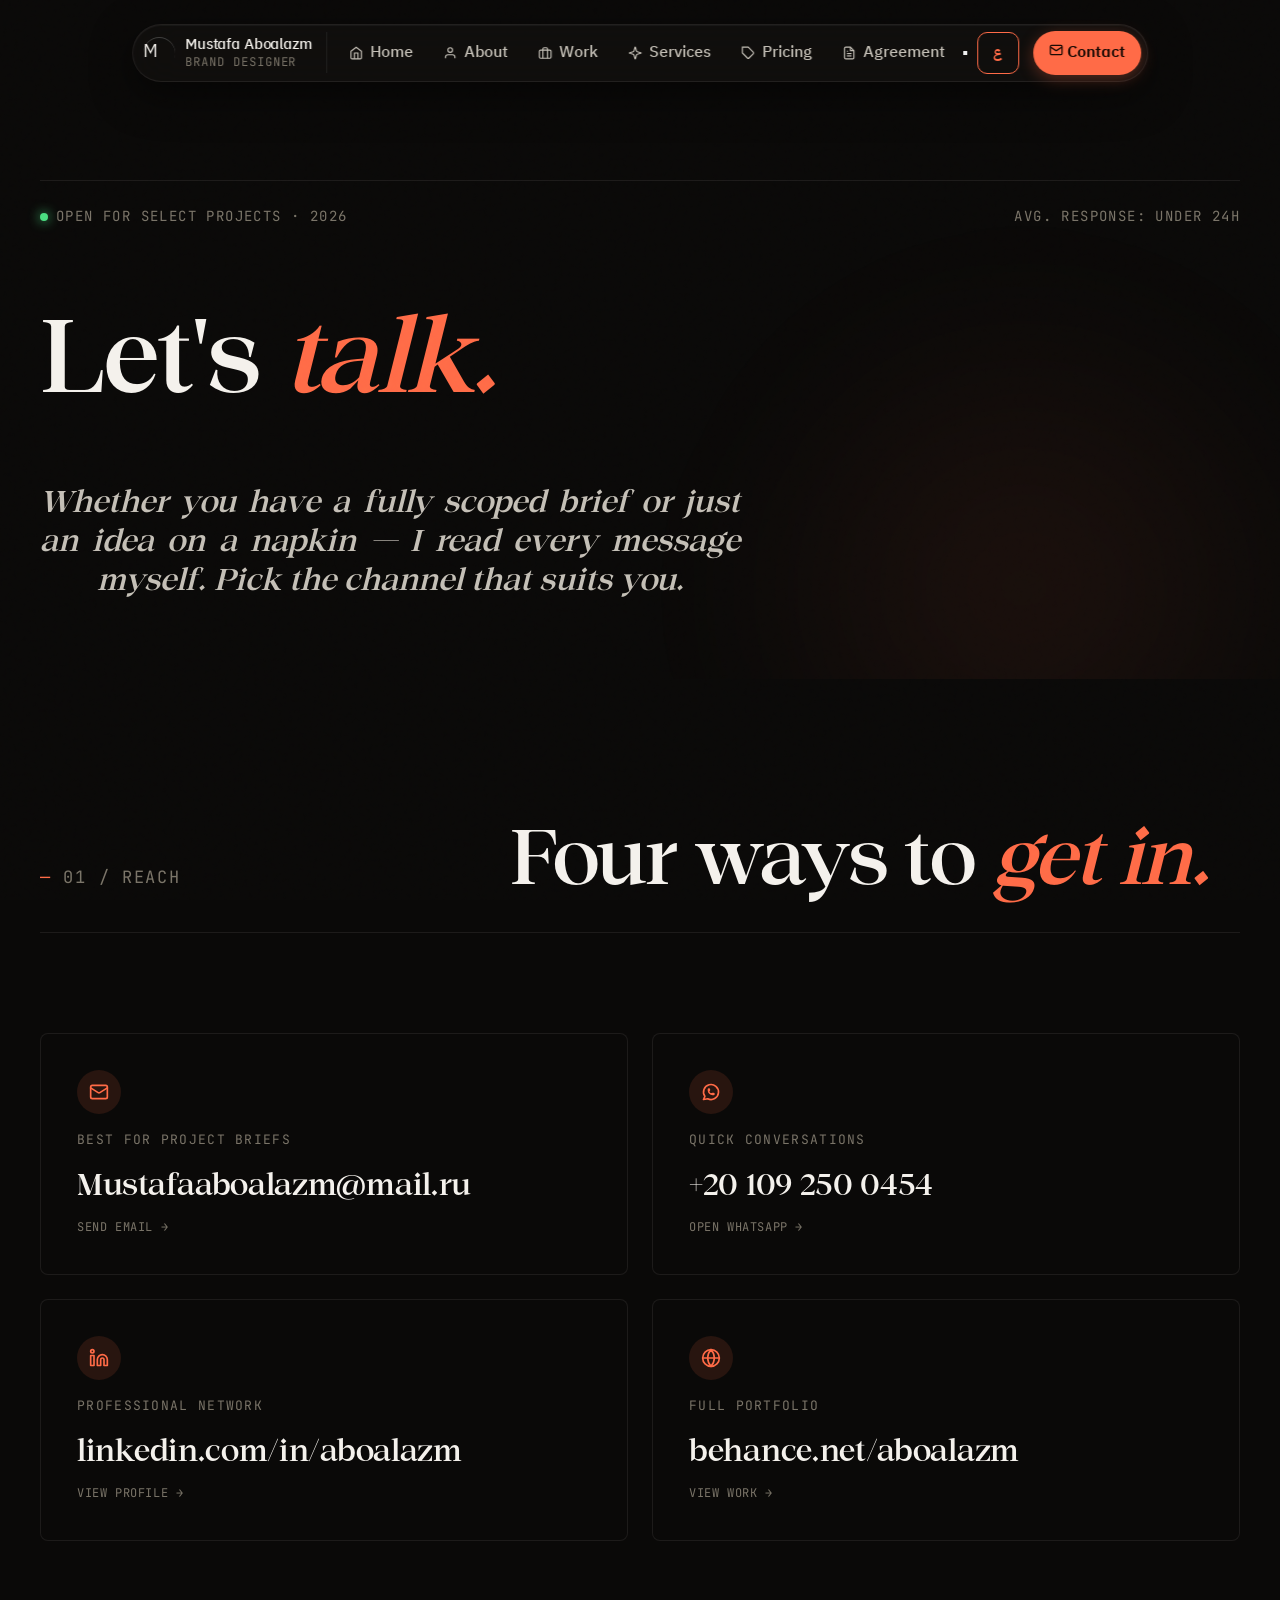
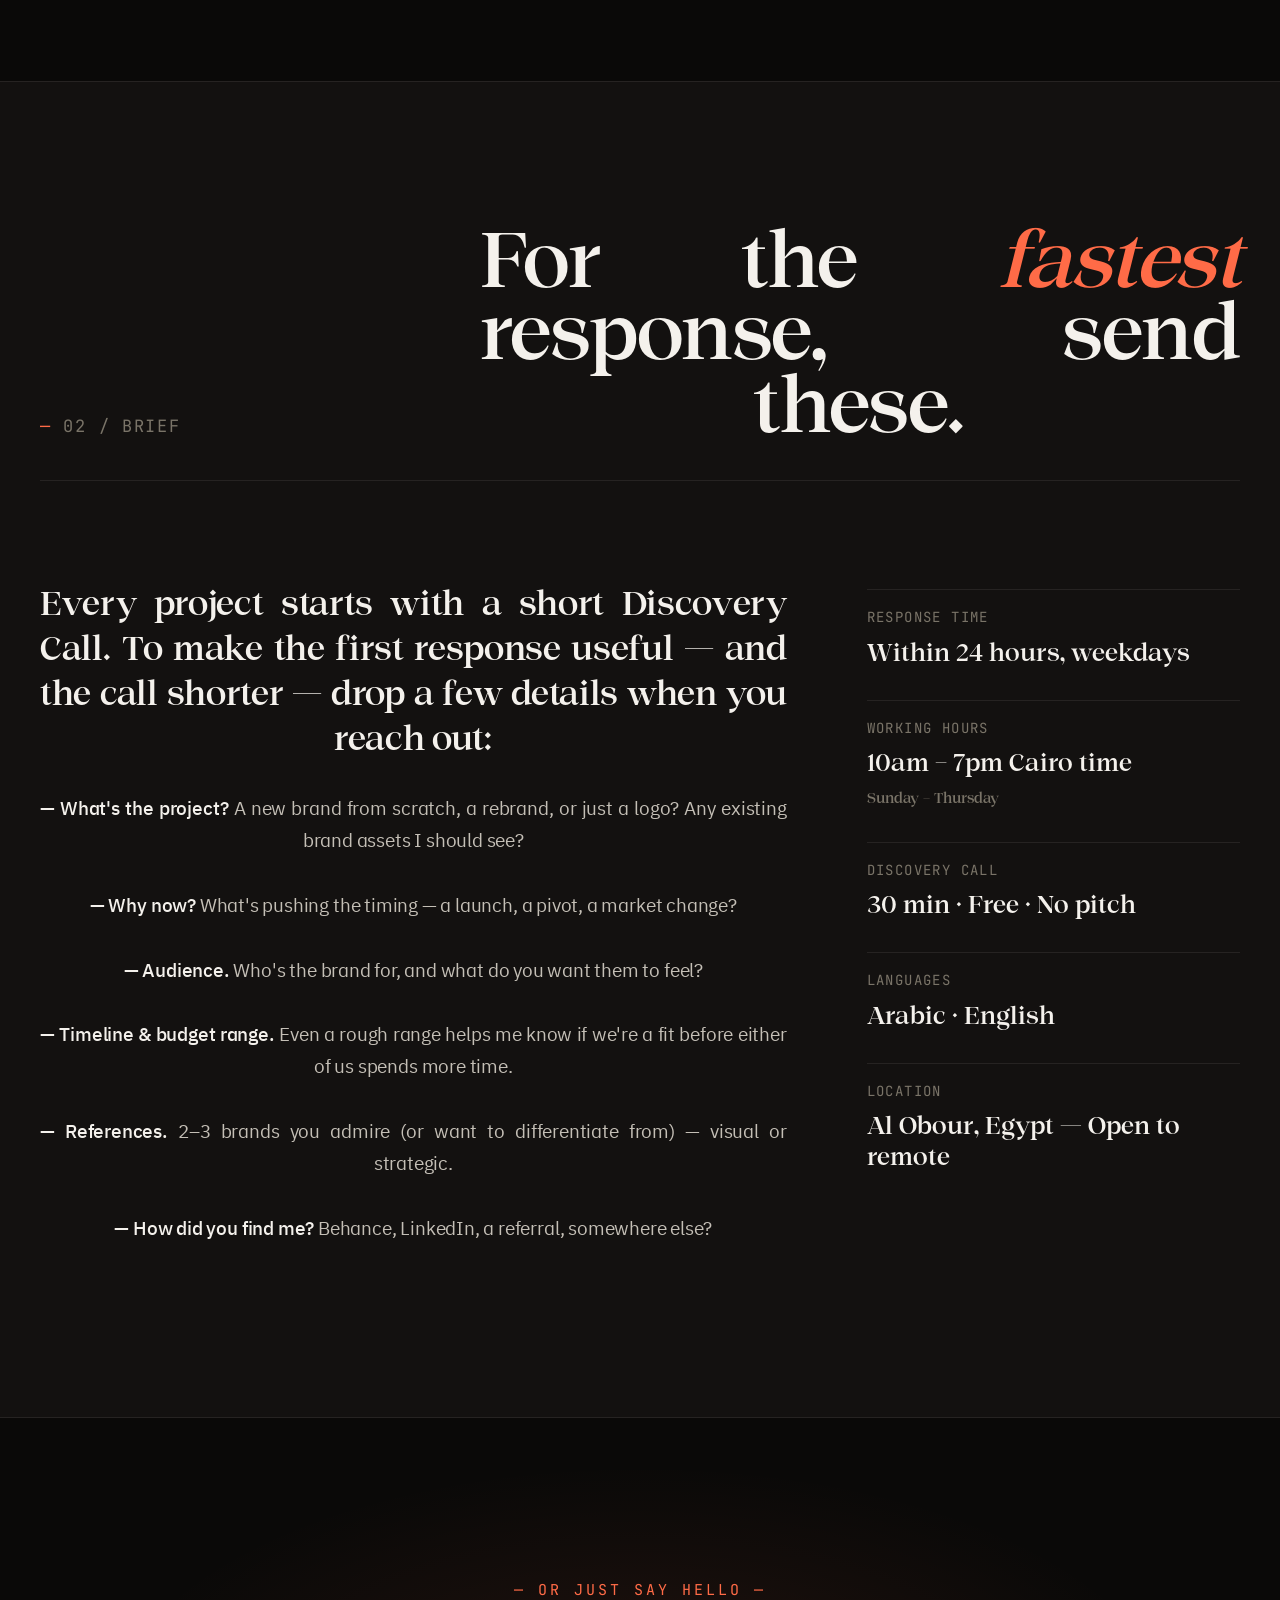
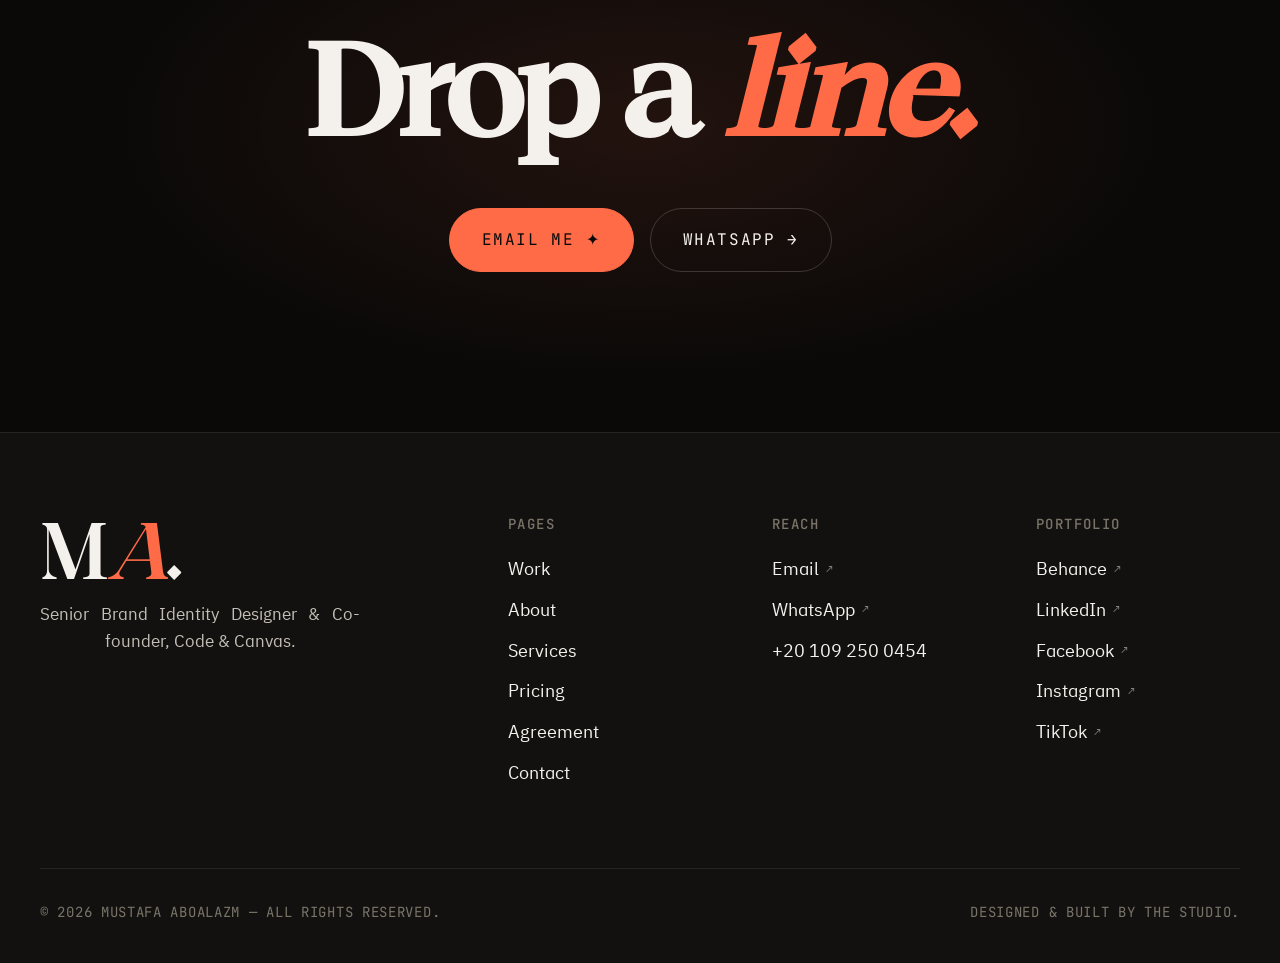
<file: contact.html>
<!DOCTYPE html>
<html lang="en" dir="ltr">
<head>
<meta charset="UTF-8" />
<meta name="viewport" content="width=device-width, initial-scale=1.0" />
<title>Contact — Mustafa Aboalazm</title>
<meta name="description" content="Reach Mustafa Aboalazm. Email, WhatsApp, LinkedIn, Behance — and what to include for the fastest response." />

<link rel="preconnect" href="https://fonts.googleapis.com" />
<link rel="preconnect" href="https://fonts.gstatic.com" crossorigin />
<link href="https://fonts.googleapis.com/css2?family=IBM+Plex+Sans+Arabic:wght@300;400;500;600;700&family=Instrument+Serif:ital@0;1&family=Inter+Tight:wght@300;400;500;600;700&family=JetBrains+Mono:wght@400;500&display=swap" rel="stylesheet" />
<link rel="stylesheet" href="styles.css" />

<style>
  /* ── Thmanyah Serif Display Font ── */
  @font-face {
    font-family: 'Thmanyah Serif Display';
    src: url('fonts/thmanyahserifdisplay-Medium.otf') format('opentype');
    font-weight: 500;
    font-style: normal;
    font-display: swap;
  }

  /* ── Apply Thmanyah to Arabic headlines ONLY ── */
  html[lang="ar"] .hero-title,
  html[lang="ar"] .section-title,
  html[lang="ar"] .contact-card-label,
  html[lang="ar"] .about-fact-label,
  html[lang="ar"] .cta-title {
    font-family: 'Thmanyah Serif Display', 'IBM Plex Sans Arabic', sans-serif !important;
    font-weight: 500;
    letter-spacing: -0.02em;
  }

  /* ── Language Toggle Button ── */
  .nav-actions { display: flex; align-items: center; gap: 10px; }
  .nav-lang-btn {
    display: inline-flex; align-items: center; justify-content: center;
    width: 42px; height: 42px; border-radius: 10px;
    border: 1.5px solid var(--accent, #E8632A);
    background: transparent; color: var(--accent, #E8632A);
    font-family: inherit; font-size: 13px; font-weight: 700;
    cursor: pointer; letter-spacing: 0.04em; flex-shrink: 0;
    transition: background 0.22s ease, color 0.22s ease, transform 0.14s ease;
    user-select: none; -webkit-tap-highlight-color: transparent;
  }
  .nav-lang-btn:hover { background: var(--accent, #E8632A); color: #fff; transform: scale(1.05); }
  .nav-lang-btn:active { transform: scale(0.96); }
  html[lang="en"] .nav-lang-btn .lbl-ar { display: inline; }
  html[lang="en"] .nav-lang-btn .lbl-en { display: none; }
  html[lang="ar"] .nav-lang-btn .lbl-ar { display: none; }
  html[lang="ar"] .nav-lang-btn .lbl-en { display: inline; }

  /* ── Arabic font override for body text ── */
  html[lang="ar"] body,
  html[lang="ar"] .nav-brand-name,
  html[lang="ar"] .nav-brand-role,
  html[lang="ar"] .nav-link span,
  html[lang="ar"] .nav-cta span,
  html[lang="ar"] .hero-meta,
  html[lang="ar"] .hero-tagline,
  html[lang="ar"] .section-num,
  html[lang="ar"] .contact-card-value,
  html[lang="ar"] .contact-card-arrow,
  html[lang="ar"] .about-prose p,
  html[lang="ar"] .about-prose strong,
  html[lang="ar"] .about-fact-value,
  html[lang="ar"] .cta-eyebrow,
  html[lang="ar"] .btn,
  html[lang="ar"] .footer-brand p,
  html[lang="ar"] .footer-col h6,
  html[lang="ar"] .footer-col a,
  html[lang="ar"] .footer-bottom {
    font-family: 'IBM Plex Sans Arabic', sans-serif;
    letter-spacing: 0;
  }

  html[lang="ar"] .hero-title .arabic { display: none; }
  /* Language Toggle Button */
.nav-actions {
  display: flex;
  align-items: center;
  gap: 10px;
}

.nav-lang-btn {
  display: inline-flex;
  align-items: center;
  justify-content: center;
  width: 42px;
  height: 42px;
  border-radius: 10px;
  border: 1.5px solid var(--accent, #E8632A);
  background: transparent;
  color: var(--accent, #E8632A);
  font-family: inherit;
  font-size: 13px;
  font-weight: 700;
  cursor: pointer;
  letter-spacing: 0.04em;
  flex-shrink: 0;
  transition: background 0.22s ease, color 0.22s ease, transform 0.14s ease;
  user-select: none;
  -webkit-tap-highlight-color: transparent;
}

.nav-lang-btn:hover {
  background: var(--accent, #E8632A);
  color: #fff;
  transform: scale(1.05);
}

.nav-lang-btn:active {
  transform: scale(0.96);
}

/* Show/hide labels based on language */
html[lang="en"] .nav-lang-btn .lbl-ar { display: inline; }
html[lang="en"] .nav-lang-btn .lbl-en { display: none; }
html[lang="ar"] .nav-lang-btn .lbl-ar { display: none; }
html[lang="ar"] .nav-lang-btn .lbl-en { display: inline; }
</style>
</head>
<body data-page="contact">

<nav class="nav" aria-label="Primary">
  <a href="index.html" class="nav-brand">
    <div class="nav-avatar">M</div>
    <div class="nav-brand-text">
      <span class="nav-brand-name">Mustafa Aboalazm</span>
      <span class="nav-brand-role" data-i18n="nav.role">Brand Designer</span>
    </div>
  </a>
  
  <ul class="nav-links">
    <li><a href="index.html" class="nav-link" data-page="home">
      <svg viewBox="0 0 24 24" fill="none" stroke="currentColor" stroke-width="2"><path d="m3 9 9-7 9 7v11a2 2 0 0 1-2 2H5a2 2 0 0 1-2-2z"/><polyline points="9 22 9 12 15 12 15 22"/></svg>
      <span data-i18n="nav.home">Home</span>
    </a></li>
    <li><a href="about.html" class="nav-link" data-page="about">
      <svg viewBox="0 0 24 24" fill="none" stroke="currentColor" stroke-width="2"><path d="M20 21v-2a4 4 0 0 0-4-4H8a4 4 0 0 0-4 4v2"/><circle cx="12" cy="7" r="4"/></svg>
      <span data-i18n="nav.about">About</span>
    </a></li>
    <li><a href="work.html" class="nav-link" data-page="work">
      <svg viewBox="0 0 24 24" fill="none" stroke="currentColor" stroke-width="2"><rect width="20" height="14" x="2" y="7" rx="2"/><path d="M16 21V5a2 2 0 0 0-2-2h-4a2 2 0 0 0-2 2v16"/></svg>
      <span data-i18n="nav.work">Work</span>
    </a></li>
    <li><a href="services.html" class="nav-link" data-page="services">
      <svg viewBox="0 0 24 24" fill="none" stroke="currentColor" stroke-width="2"><path d="M9.937 15.5A2 2 0 0 0 8.5 14.063l-6.135-1.582a.5.5 0 0 1 0-.962L8.5 9.936A2 2 0 0 0 9.937 8.5l1.582-6.135a.5.5 0 0 1 .963 0L14.063 8.5A2 2 0 0 0 15.5 9.937l6.135 1.581a.5.5 0 0 1 0 .964L15.5 14.063a2 2 0 0 0-1.437 1.437l-1.582 6.135a.5.5 0 0 1-.963 0z"/></svg>
      <span data-i18n="nav.services">Services</span>
    </a></li>
    <li><a href="pricing.html" class="nav-link" data-page="pricing">
      <svg viewBox="0 0 24 24" fill="none" stroke="currentColor" stroke-width="2"><path d="M20.59 13.41l-7.17 7.17a2 2 0 0 1-2.83 0L2 12V2h10l8.59 8.59a2 2 0 0 1 0 2.82z"/><line x1="7" y1="7" x2="7.01" y2="7"/></svg>
      <span data-i18n="nav.pricing">Pricing</span>
    </a></li>
    <li><a href="agreement.html" class="nav-link" data-page="agreement">
      <svg viewBox="0 0 24 24" fill="none" stroke="currentColor" stroke-width="2"><path d="M14 2H6a2 2 0 0 0-2 2v16a2 2 0 0 0 2 2h12a2 2 0 0 0 2-2V8z"/><polyline points="14 2 14 8 20 8"/><line x1="16" y1="13" x2="8" y2="13"/><line x1="16" y1="17" x2="8" y2="17"/><polyline points="10 9 9 9 8 9"/></svg>
      <span data-i18n="nav.agreement">Agreement</span>
    </a></li>
  </ul>

  <!-- Language Toggle + Contact -->
  <div class="nav-actions">
    <button class="nav-menu-toggle" aria-label="Toggle menu">
      <span></span>
      <span></span>
      <span></span>
    </button>
    <button class="nav-lang-btn" id="lang-toggle" aria-label="Toggle language">
      <span class="lbl-ar">ع</span>
      <span class="lbl-en">EN</span>
    </button>
    <a href="contact.html" class="nav-cta active">
      <svg viewBox="0 0 24 24" fill="none" stroke="currentColor" stroke-width="2.2"><rect width="20" height="16" x="2" y="4" rx="2"/><path d="m22 7-8.97 5.7a1.94 1.94 0 0 1-2.06 0L2 7"/></svg>
      <span data-i18n="nav.contact">Contact</span>
    </a>
  </div>
</nav>

<header class="hero hero-sm" id="top">
  <div class="hero-meta reveal">
    <span><span class="dot"></span><span data-i18n="contact.meta1">Open for select projects · 2026</span></span>
    <span data-i18n="contact.meta2">Avg. response: under 24h</span>
  </div>
  <h1 class="hero-title reveal delay-1" data-i18n-html="contact.title">Let's <span class="italic">talk.</span></h1>
  <p class="hero-tagline reveal delay-2" data-i18n="contact.tagline" style="margin-top: 40px; max-width: 700px;">Whether you have a fully scoped brief or just an idea on a napkin — I read every message myself. Pick the channel that suits you.</p>
</header>

<!-- =============== CONTACT CARDS =============== -->
<section class="section">
  <div class="section-head">
    <div class="section-num scroll-reveal" data-i18n="contact.reach.num">01 / Reach</div>
    <h2 class="section-title scroll-reveal" data-i18n-html="contact.reach.title">Four ways to <em>get in.</em></h2>
  </div>
  <div class="contact-grid">
    <a href="mailto:Mustafaaboalazm@mail.ru?subject=New%20Project%20Inquiry" class="contact-card scroll-reveal">
      <div class="contact-card-icon">
        <svg viewBox="0 0 24 24" fill="none" stroke="currentColor" stroke-width="2" stroke-linecap="round" stroke-linejoin="round"><rect width="20" height="16" x="2" y="4" rx="2"/><path d="m22 7-8.97 5.7a1.94 1.94 0 0 1-2.06 0L2 7"/></svg>
      </div>
      <div class="contact-card-label" data-i18n="contact.email.label">Best for project briefs</div>
      <div class="contact-card-value">Mustafaaboalazm@mail.ru</div>
      <div class="contact-card-arrow" data-i18n="contact.email.action">Send Email →</div>
    </a>
    <a href="https://wa.me/201092500454" target="_blank" rel="noopener" class="contact-card scroll-reveal">
      <div class="contact-card-icon">
        <svg viewBox="0 0 24 24" fill="none" stroke="currentColor" stroke-width="2" stroke-linecap="round" stroke-linejoin="round"><path d="M3 21l1.65-3.8a9 9 0 1 1 3.4 2.9L3 21"/><path d="M9 10a.5.5 0 0 0 1 0V9a.5.5 0 0 0-1 0v1a5 5 0 0 0 5 5h1a.5.5 0 0 0 0-1h-1a.5.5 0 0 0 0 1"/></svg>
      </div>
      <div class="contact-card-label" data-i18n="contact.whatsapp.label">Quick conversations</div>
      <div class="contact-card-value">+20 109 250 0454</div>
      <div class="contact-card-arrow" data-i18n="contact.whatsapp.action">Open WhatsApp →</div>
    </a>
    <a href="https://www.linkedin.com/in/aboalazm" target="_blank" rel="noopener" class="contact-card scroll-reveal">
      <div class="contact-card-icon">
        <svg viewBox="0 0 24 24" fill="none" stroke="currentColor" stroke-width="2" stroke-linecap="round" stroke-linejoin="round"><path d="M16 8a6 6 0 0 1 6 6v7h-4v-7a2 2 0 0 0-4 0v7h-4v-7a6 6 0 0 1 6-6z"/><rect width="4" height="12" x="2" y="9"/><circle cx="4" cy="4" r="2"/></svg>
      </div>
      <div class="contact-card-label" data-i18n="contact.linkedin.label">Professional network</div>
      <div class="contact-card-value">linkedin.com/in/aboalazm</div>
      <div class="contact-card-arrow" data-i18n="contact.linkedin.action">View Profile →</div>
    </a>
    <a href="https://www.behance.net/aboalazm" target="_blank" rel="noopener" class="contact-card scroll-reveal">
      <div class="contact-card-icon">
        <svg viewBox="0 0 24 24" fill="none" stroke="currentColor" stroke-width="2" stroke-linecap="round" stroke-linejoin="round"><circle cx="12" cy="12" r="10"/><path d="M2 12h20M12 2a15.3 15.3 0 0 1 4 10 15.3 15.3 0 0 1-4 10 15.3 15.3 0 0 1-4-10 15.3 15.3 0 0 1 4-10z"/></svg>
      </div>
      <div class="contact-card-label" data-i18n="contact.behance.label">Full portfolio</div>
      <div class="contact-card-value">behance.net/aboalazm</div>
      <div class="contact-card-arrow" data-i18n="contact.behance.action">View Work →</div>
    </a>
  </div>
</section>

<!-- =============== FASTEST PATH =============== -->
<section class="section section-alt">
  <div class="section-head">
    <div class="section-num scroll-reveal" data-i18n="contact.brief.num">02 / Brief</div>
    <h2 class="section-title scroll-reveal" data-i18n-html="contact.brief.title">For the <em>fastest</em> response, send these.</h2>
  </div>
  <div class="about-grid">
    <div class="about-prose">
      <p class="scroll-reveal" data-i18n="contact.brief.intro">Every project starts with a short Discovery Call. To make the first response useful — and the call shorter — drop a few details when you reach out:</p>
      <p class="small scroll-reveal" style="margin-top: 16px;">
        <strong style="color: var(--ink); font-weight: 500;" data-i18n="contact.brief.q1">— What's the project?</strong> <span data-i18n="contact.brief.a1">A new brand from scratch, a rebrand, or just a logo? Any existing brand assets I should see?</span><br><br>
        <strong style="color: var(--ink); font-weight: 500;" data-i18n="contact.brief.q2">— Why now?</strong> <span data-i18n="contact.brief.a2">What's pushing the timing — a launch, a pivot, a market change?</span><br><br>
        <strong style="color: var(--ink); font-weight: 500;" data-i18n="contact.brief.q3">— Audience.</strong> <span data-i18n="contact.brief.a3">Who's the brand for, and what do you want them to feel?</span><br><br>
        <strong style="color: var(--ink); font-weight: 500;" data-i18n="contact.brief.q4">— Timeline &amp; budget range.</strong> <span data-i18n="contact.brief.a4">Even a rough range helps me know if we're a fit before either of us spends more time.</span><br><br>
        <strong style="color: var(--ink); font-weight: 500;" data-i18n="contact.brief.q5">— References.</strong> <span data-i18n="contact.brief.a5">2–3 brands you admire (or want to differentiate from) — visual or strategic.</span><br><br>
        <strong style="color: var(--ink); font-weight: 500;" data-i18n="contact.brief.q6">— How did you find me?</strong> <span data-i18n="contact.brief.a6">Behance, LinkedIn, a referral, somewhere else?</span>
      </p>
    </div>
    <aside class="about-side">
      <div class="about-fact scroll-reveal">
        <div class="about-fact-label" data-i18n="contact.fact1.label">Response Time</div>
        <div class="about-fact-value" data-i18n="contact.fact1.value">Within 24 hours, weekdays</div>
      </div>
      <div class="about-fact scroll-reveal">
        <div class="about-fact-label" data-i18n="contact.fact2.label">Working Hours</div>
        <div class="about-fact-value" data-i18n-html="contact.fact2.value">10am – 7pm Cairo time<br><span style="font-size: 14px; color: var(--ink-3);">Sunday – Thursday</span></div>
      </div>
      <div class="about-fact scroll-reveal">
        <div class="about-fact-label" data-i18n="contact.fact3.label">Discovery Call</div>
        <div class="about-fact-value" data-i18n="contact.fact3.value">30 min · Free · No pitch</div>
      </div>
      <div class="about-fact scroll-reveal">
        <div class="about-fact-label" data-i18n="contact.fact4.label">Languages</div>
        <div class="about-fact-value" data-i18n="contact.fact4.value">Arabic · English</div>
      </div>
      <div class="about-fact scroll-reveal">
        <div class="about-fact-label" data-i18n="contact.fact5.label">Location</div>
        <div class="about-fact-value" data-i18n="contact.fact5.value">Al Obour, Egypt — Open to remote</div>
      </div>
    </aside>
  </div>
</section>

<!-- =============== CTA =============== -->
<section class="cta">
  <div class="cta-eyebrow scroll-reveal" data-i18n="contact.cta.eyebrow">— Or just say hello —</div>
  <h2 class="cta-title scroll-reveal" data-i18n-html="contact.cta.title">Drop a <em>line.</em></h2>
  <div class="cta-buttons scroll-reveal">
    <a href="mailto:Mustafaaboalazm@mail.ru?subject=Hello%20Mustafa" class="btn btn-primary" data-i18n="contact.cta.btn1">Email Me ✦</a>
    <a href="https://wa.me/201092500454" target="_blank" rel="noopener" class="btn btn-secondary" data-i18n="contact.cta.btn2">WhatsApp →</a>
  </div>
</section>

<footer class="footer">
  <div class="footer-grid">
    <div class="footer-brand">
      <div class="footer-mark">M<em>A</em>.</div>
      <p data-i18n="footer.brand.desc">Senior Brand Identity Designer & Co-founder, Code & Canvas.</p>
    </div>
    <div class="footer-col">
      <h6 data-i18n="footer.pages">Pages</h6>
      <ul>
        <li><a href="work.html" data-i18n="nav.work">Work</a></li><li><a href="about.html" data-i18n="nav.about">About</a></li>
        <li><a href="services.html" data-i18n="nav.services">Services</a></li>
        <li><a href="pricing.html" data-i18n="nav.pricing">Pricing</a></li>
        <li><a href="agreement.html" data-i18n="nav.agreement">Agreement</a></li>
        <li><a href="contact.html" data-i18n="nav.contact">Contact</a></li>
      </ul>
    </div>
    <div class="footer-col">
      <h6 data-i18n="footer.reach">Reach</h6>
      <ul>
        <li><a href="mailto:Mustafaaboalazm@mail.ru">Email <span class="arrow">↗</span></a></li>
        <li><a href="https://wa.me/201092500454" target="_blank" rel="noopener">WhatsApp <span class="arrow">↗</span></a></li>
        <li><a href="tel:+201092500454">+20 109 250 0454</a></li>
      </ul>
    </div>
    <div class="footer-col">
      <h6 data-i18n="footer.portfolio">Portfolio</h6>
      <ul>
        <li><a href="https://www.behance.net/aboalazm" target="_blank" rel="noopener">Behance <span class="arrow">↗</span></a></li>
        <li><a href="https://www.linkedin.com/in/aboalazm" target="_blank" rel="noopener">LinkedIn <span class="arrow">↗</span></a></li>
        <li><a href="https://www.facebook.com/3boalazm" target="_blank" rel="noopener">Facebook <span class="arrow">↗</span></a></li>
        <li><a href="https://www.instagram.com/3boalazm" target="_blank" rel="noopener">Instagram <span class="arrow">↗</span></a></li>
        <li><a href="https://www.tiktok.com/@mustafaaboalazm" target="_blank" rel="noopener">TikTok <span class="arrow">↗</span></a></li>
      </ul>
    </div>
  </div>
  <div class="footer-bottom">
    <span data-i18n="footer.copyright">© 2026 Mustafa Aboalazm — All rights reserved.</span>
    <span data-i18n="footer.credit">Designed & built by the studio.</span>
  </div>
</footer>

<script src="scripts.js"></script>

<!-- =============== i18n LANGUAGE SYSTEM =============== -->
<script>
(function () {
  const T = {
    en: {
      /* Nav */
      'nav.role': 'Brand Designer',
      'nav.home': 'Home',
      'nav.about': 'About',
      'nav.work': 'Work',
      'nav.services': 'Services',
      'nav.pricing': 'Pricing',
      'nav.contact': 'Contact',

      /* Contact Page */
      'contact.meta1': 'Open for select projects · 2026',
      'contact.meta2': 'Avg. response: under 24h',
      'contact.title': 'Let\'s <span class="italic">talk.</span>',
      'contact.tagline': 'Whether you have a fully scoped brief or just an idea on a napkin — I read every message myself. Pick the channel that suits you.',

      /* Reach Section */
      'contact.reach.num': '01 / Reach',
      'contact.reach.title': 'Four ways to <em>get in.</em>',
      'contact.email.label': 'Best for project briefs',
      'contact.email.action': 'Send Email →',
      'contact.whatsapp.label': 'Quick conversations',
      'contact.whatsapp.action': 'Open WhatsApp →',
      'contact.linkedin.label': 'Professional network',
      'contact.linkedin.action': 'View Profile →',
      'contact.behance.label': 'Full portfolio',
      'contact.behance.action': 'View Work →',

      /* Brief Section */
      'contact.brief.num': '02 / Brief',
      'contact.brief.title': 'For the <em>fastest</em> response, send these.',
      'contact.brief.intro': 'Every project starts with a short Discovery Call. To make the first response useful — and the call shorter — drop a few details when you reach out:',
      'contact.brief.q1': '— What\'s the project?',
      'contact.brief.a1': 'A new brand from scratch, a rebrand, or just a logo? Any existing brand assets I should see?',
      'contact.brief.q2': '— Why now?',
      'contact.brief.a2': 'What\'s pushing the timing — a launch, a pivot, a market change?',
      'contact.brief.q3': '— Audience.',
      'contact.brief.a3': 'Who\'s the brand for, and what do you want them to feel?',
      'contact.brief.q4': '— Timeline & budget range.',
      'contact.brief.a4': 'Even a rough range helps me know if we\'re a fit before either of us spends more time.',
      'contact.brief.q5': '— References.',
      'contact.brief.a5': '2–3 brands you admire (or want to differentiate from) — visual or strategic.',
      'contact.brief.q6': '— How did you find me?',
      'contact.brief.a6': 'Behance, LinkedIn, a referral, somewhere else?',

      /* Facts */
      'contact.fact1.label': 'Response Time',
      'contact.fact1.value': 'Within 24 hours, weekdays',
      'contact.fact2.label': 'Working Hours',
      'contact.fact2.value': '10am – 7pm Cairo time<br><span style="font-size: 14px; color: var(--ink-3);">Sunday – Thursday</span>',
      'contact.fact3.label': 'Discovery Call',
      'contact.fact3.value': '30 min · Free · No pitch',
      'contact.fact4.label': 'Languages',
      'contact.fact4.value': 'Arabic · English',
      'contact.fact5.label': 'Location',
      'contact.fact5.value': 'Al Obour, Egypt — Open to remote',

      /* CTA */
      'contact.cta.eyebrow': '— Or just say hello —',
      'contact.cta.title': 'Drop a <em>line.</em>',
      'contact.cta.btn1': 'Email Me ✦',
      'contact.cta.btn2': 'WhatsApp →',

      /* Footer */
      'footer.brand.desc': 'Senior Brand Identity Designer & Co-founder, Code & Canvas.',
      'footer.pages': 'Pages',
      'footer.reach': 'Reach',
      'footer.portfolio': 'Portfolio',
      'footer.copyright': '© 2026 Mustafa Aboalazm — All rights reserved.',
      'footer.credit': 'Designed & built by the studio.',
    },

    ar: {
      /* Nav */
      'nav.role': 'مصمم هوية بصرية',
      'nav.home': 'الرئيسية',
      'nav.about': 'عني',
      'nav.work': 'أعمالي',
      'nav.services': 'الخدمات',
      'nav.pricing': 'الأسعار',
      'nav.contact': 'تواصل',

      /* Contact Page */
      'contact.meta1': 'متاح لمشاريع مختارة · 2026',
      'contact.meta2': 'متوسط الرد: أقل من 24 ساعة',
      'contact.title': 'لنتحدث <span class="italic">معًا.</span>',
      'contact.tagline': 'سواء كان لديك مختصر مشروع كامل أو مجرد فكرة على منديل — أقرأ كل رسالة بنفسي. اختر القناة التي تناسبك.',

      /* Reach Section */
      'contact.reach.num': '01 / تواصل معي',
      'contact.reach.title': 'أربع طرق <em>للوصول.</em>',
      'contact.email.label': 'الأفضل لمختصرات المشاريع',
      'contact.email.action': '← أرسل بريدًا إلكترونيًا',
      'contact.whatsapp.label': 'للمحادثات السريعة',
      'contact.whatsapp.action': '← افتح واتساب',
      'contact.linkedin.label': 'للشبكة المهنية',
      'contact.linkedin.action': '← شاهد الملف الشخصي',
      'contact.behance.label': 'للمحفظة الكاملة',
      'contact.behance.action': '← شاهد الأعمال',

      /* Brief Section */
      'contact.brief.num': '02 / المختصر',
      'contact.brief.title': 'للحصول على <em>أسرع</em> رد، أرسل هذه المعلومات.',
      'contact.brief.intro': 'يبدأ كل مشروع بمكالمة استكشافية قصيرة. لجعل الرد الأول مفيدًا — والمكالمة أقصر — أرسل بعض التفاصيل عند التواصل:',
      'contact.brief.q1': '— ما هو المشروع؟',
      'contact.brief.a1': 'علامة تجارية جديدة من الصفر، إعادة تصميم، أو مجرد شعار؟ هل توجد أصول علامة تجارية موجودة يجب أن أراها؟',
      'contact.brief.q2': '— لماذا الآن؟',
      'contact.brief.a2': 'ما الذي يدفع التوقيت — إطلاق، تحول، تغيير في السوق؟',
      'contact.brief.q3': '— الجمهور المستهدف.',
      'contact.brief.a3': 'لمن هذه العلامة التجارية، وماذا تريد منهم أن يشعروا؟',
      'contact.brief.q4': '— الجدول الزمني ونطاق الميزانية.',
      'contact.brief.a4': 'حتى نطاق تقريبي يساعدني على معرفة ما إذا كنا مناسبين قبل أن يضيع أي منا وقتًا إضافيًا.',
      'contact.brief.q5': '— المراجع.',
      'contact.brief.a5': '2–3 علامات تجارية تعجبك (أو تريد التميز عنها) — بصريًا أو استراتيجيًا.',
      'contact.brief.q6': '— كيف وجدتني؟',
      'contact.brief.a6': 'Behance، LinkedIn، إحالة، مكان آخر؟',

      /* Facts */
      'contact.fact1.label': 'وقت الرد',
      'contact.fact1.value': 'خلال 24 ساعة، أيام العمل',
      'contact.fact2.label': 'ساعات العمل',
      'contact.fact2.value': '10 صباحًا – 7 مساءً بتوقيت القاهرة<br><span style="font-size: 14px; color: var(--ink-3);">الأحد – الخميس</span>',
      'contact.fact3.label': 'المكالمة الاستكشافية',
      'contact.fact3.value': '30 دقيقة · مجانية · بدون عرض',
      'contact.fact4.label': 'اللغات',
      'contact.fact4.value': 'العربية · الإنجليزية',
      'contact.fact5.label': 'الموقع',
      'contact.fact5.value': 'العبور، مصر — متاح للعمل عن بُعد',

      /* CTA */
      'contact.cta.eyebrow': '— أو فقط قل مرحبًا —',
      'contact.cta.title': 'أرسل <em>رسالة.</em>',
      'contact.cta.btn1': 'راسلني ✦',
      'contact.cta.btn2': 'واتساب ←',

      /* Footer */
      'footer.brand.desc': 'مصمم هوية بصرية أول ومؤسس مشارك لـ Code & Canvas.',
      'footer.pages': 'الصفحات',
      'footer.reach': 'تواصل معي',
      'footer.portfolio': 'المحفظة',
      'footer.copyright': '© 2026 مصطفى أبوالعزم — جميع الحقوق محفوظة.',
      'footer.credit': 'تصميم وتطوير الاستوديو.',
    }
  };

  function applyLang(lang) {
    const dict = T[lang];
    if (!dict) return;
    document.querySelectorAll('[data-i18n]').forEach(el => {
      const key = el.getAttribute('data-i18n');
      if (dict[key] !== undefined) el.textContent = dict[key];
    });
    document.querySelectorAll('[data-i18n-html]').forEach(el => {
      const key = el.getAttribute('data-i18n-html');
      if (dict[key] !== undefined) el.innerHTML = dict[key];
    });
    document.documentElement.setAttribute('lang', lang);
    document.documentElement.setAttribute('dir', lang === 'ar' ? 'rtl' : 'ltr');
    try { localStorage.setItem('preferred-lang', lang); } catch (_) {}
  }

  const btn = document.getElementById('lang-toggle');
  if (btn) {
    btn.addEventListener('click', function () {
      const current = document.documentElement.getAttribute('lang') || 'en';
      applyLang(current === 'en' ? 'ar' : 'en');
    });
  }

  try {
    const saved = localStorage.getItem('preferred-lang');
    if (saved) applyLang(saved);
  } catch (_) {}
})();
</script>
</body>
</html>
</file>
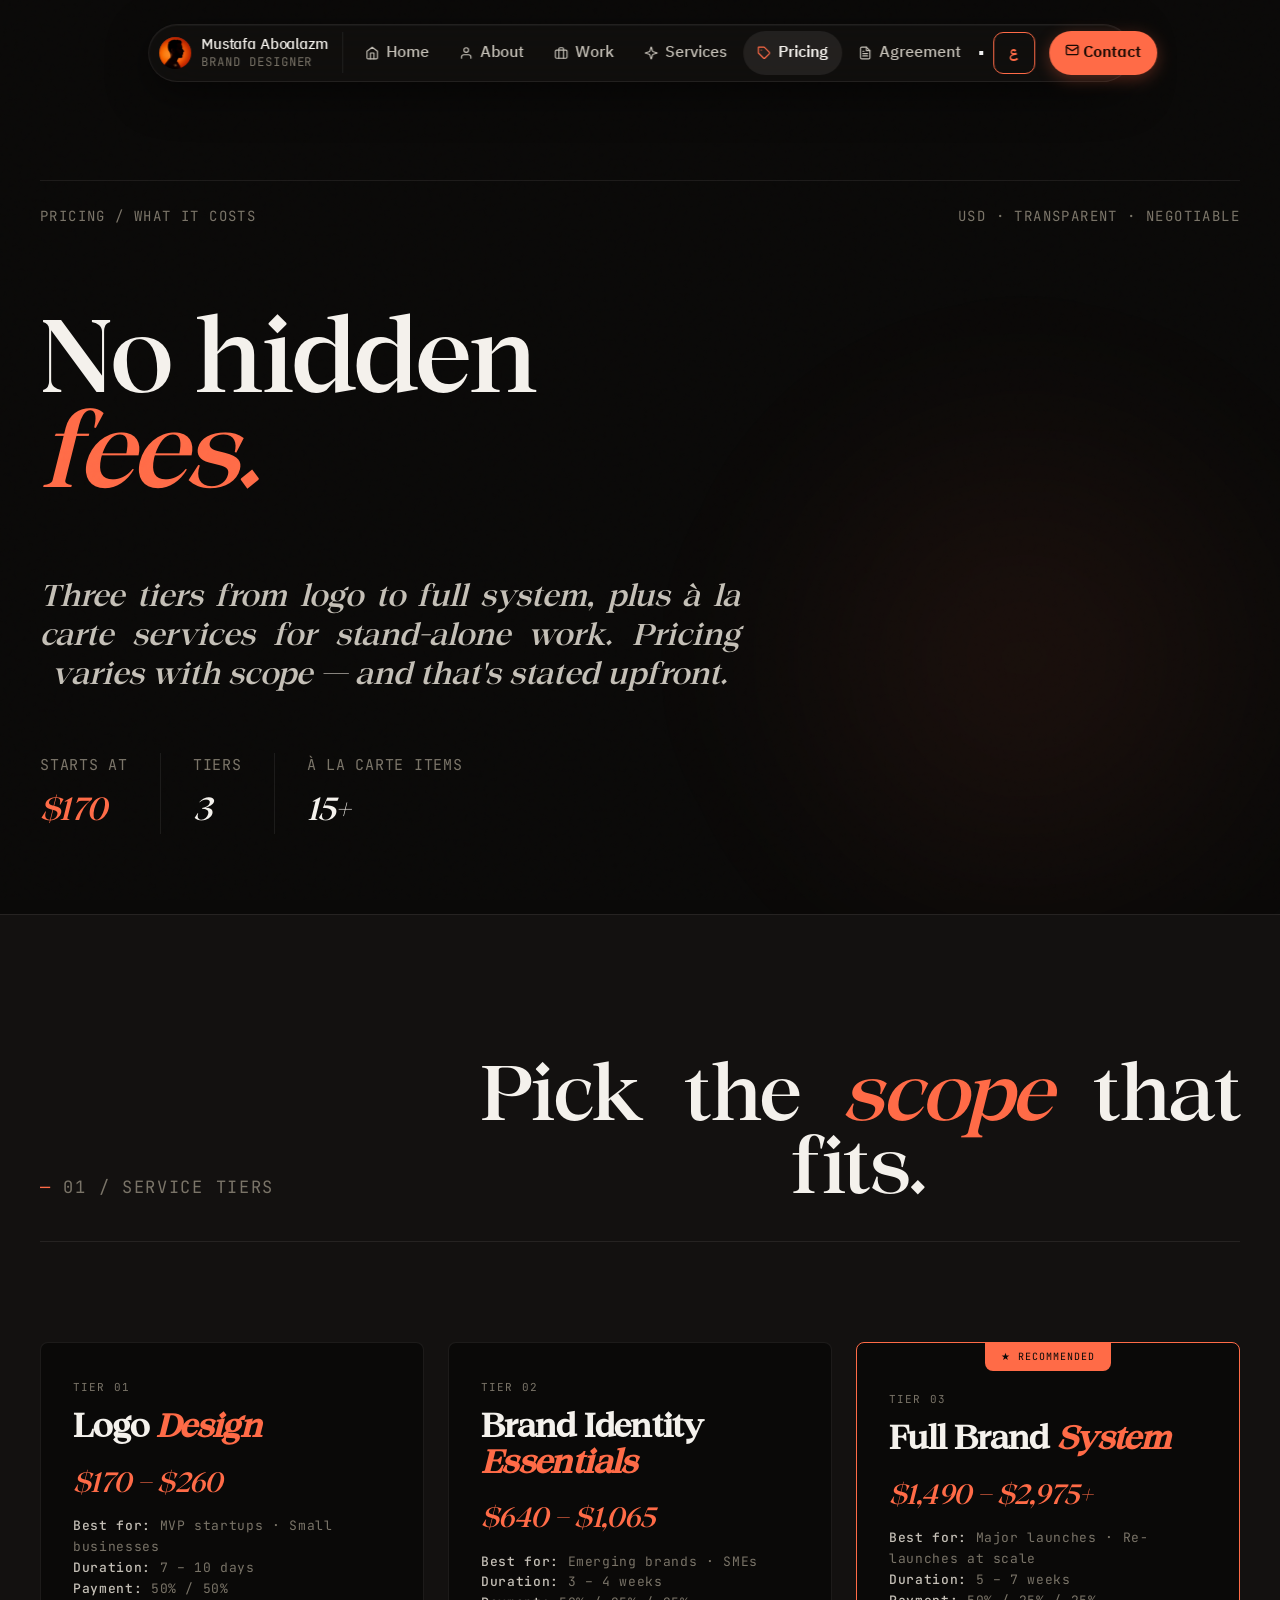
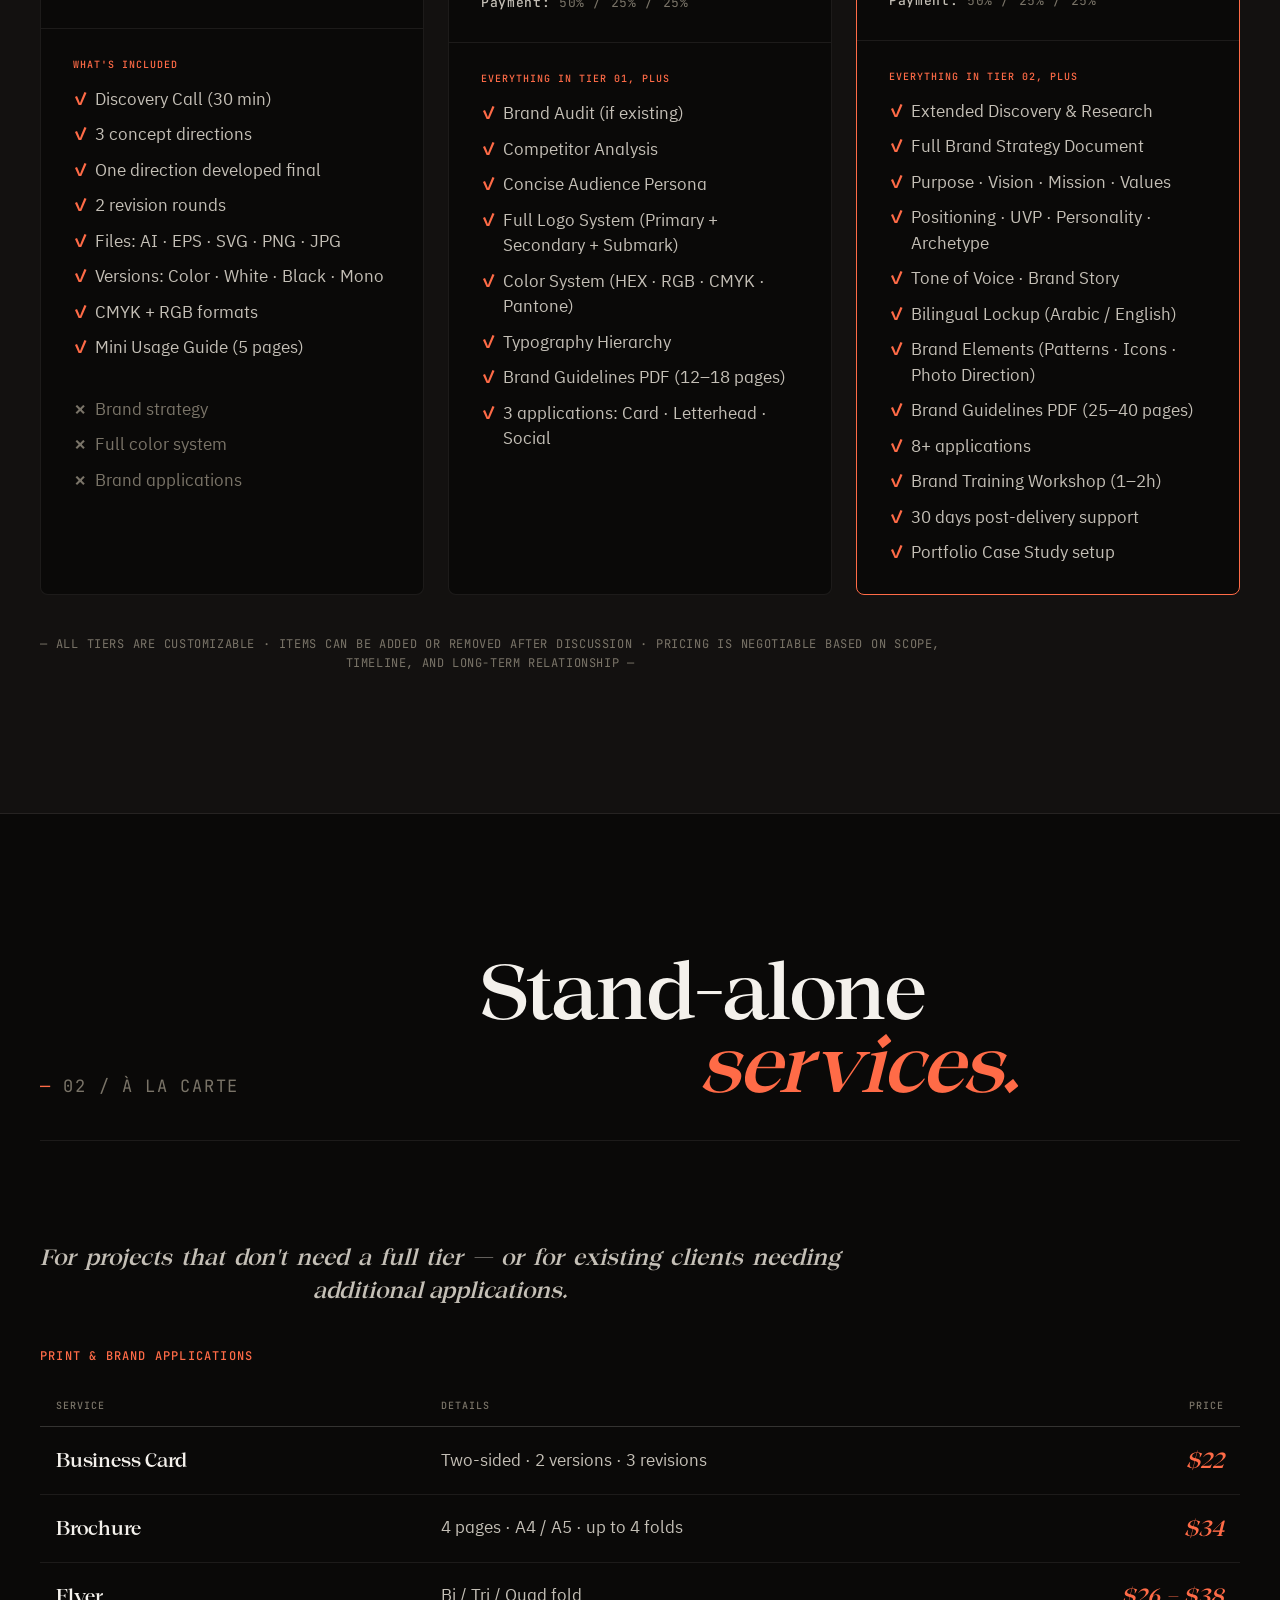
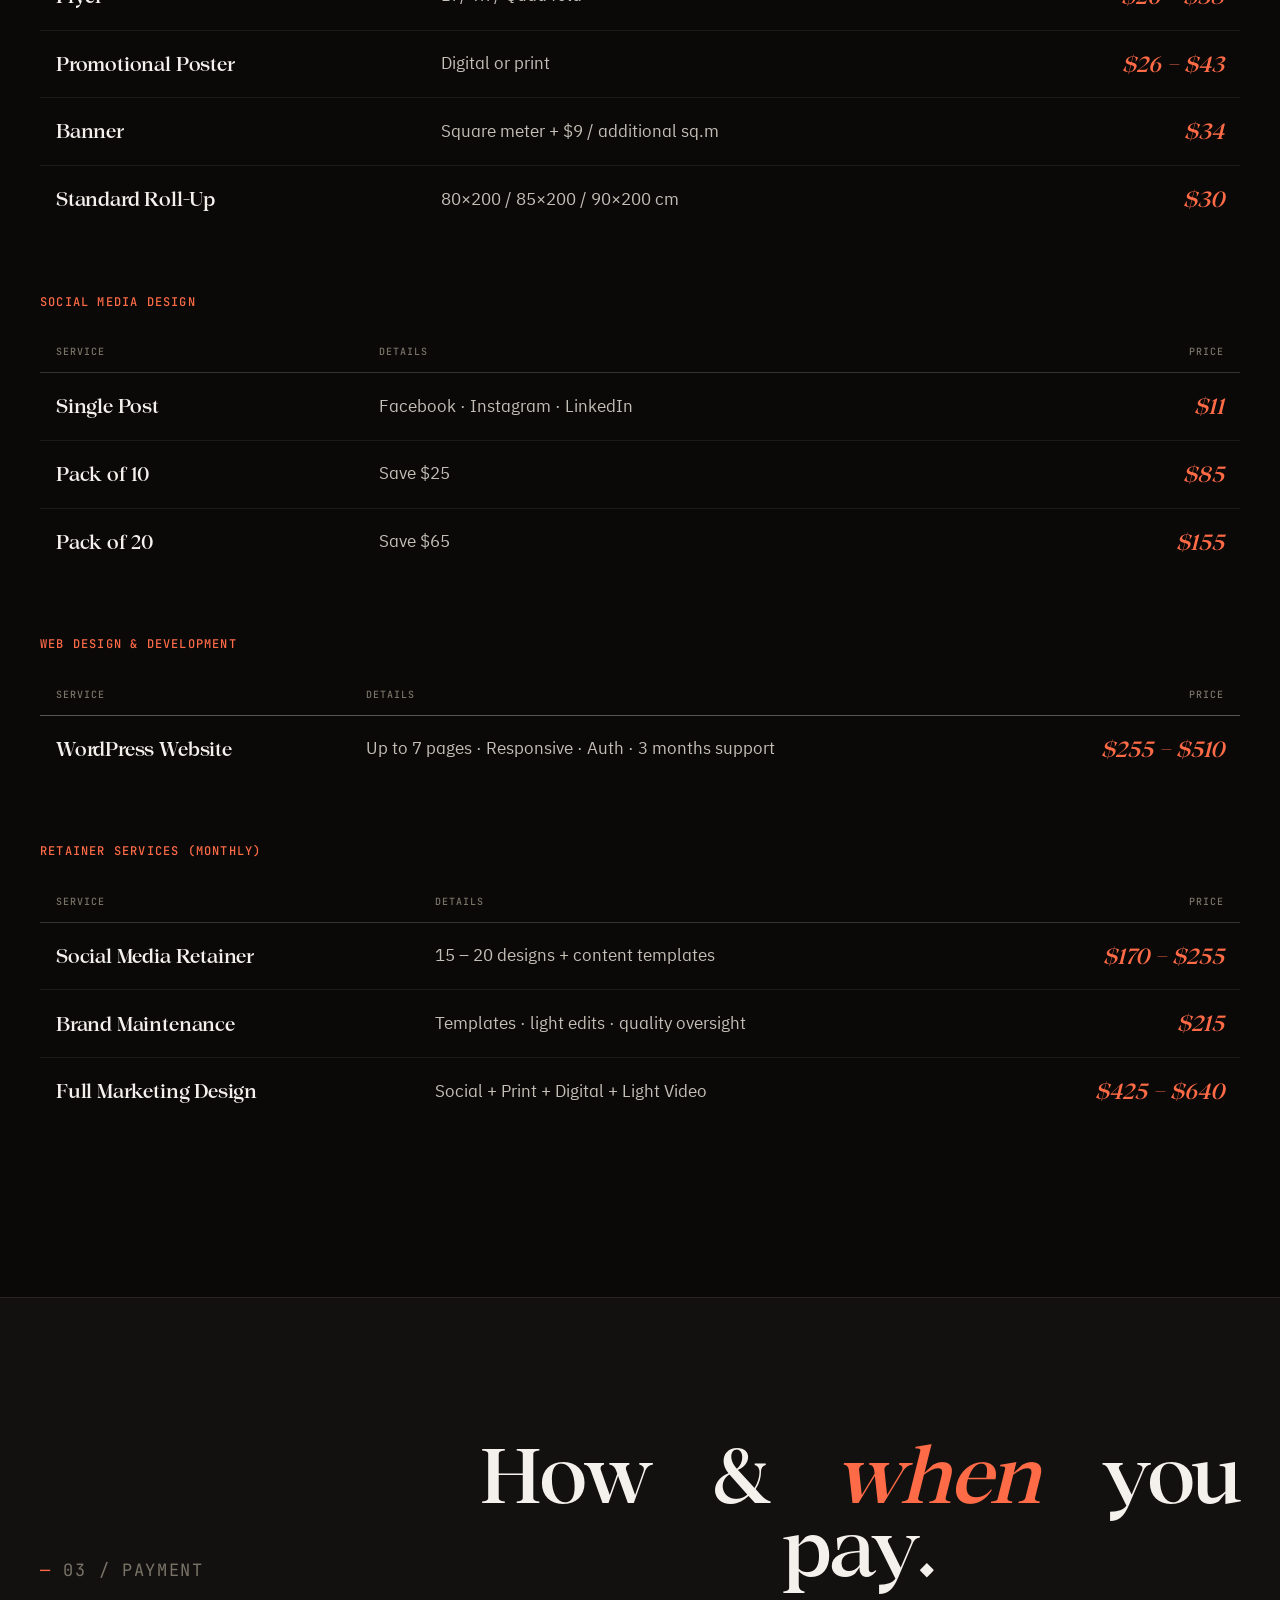
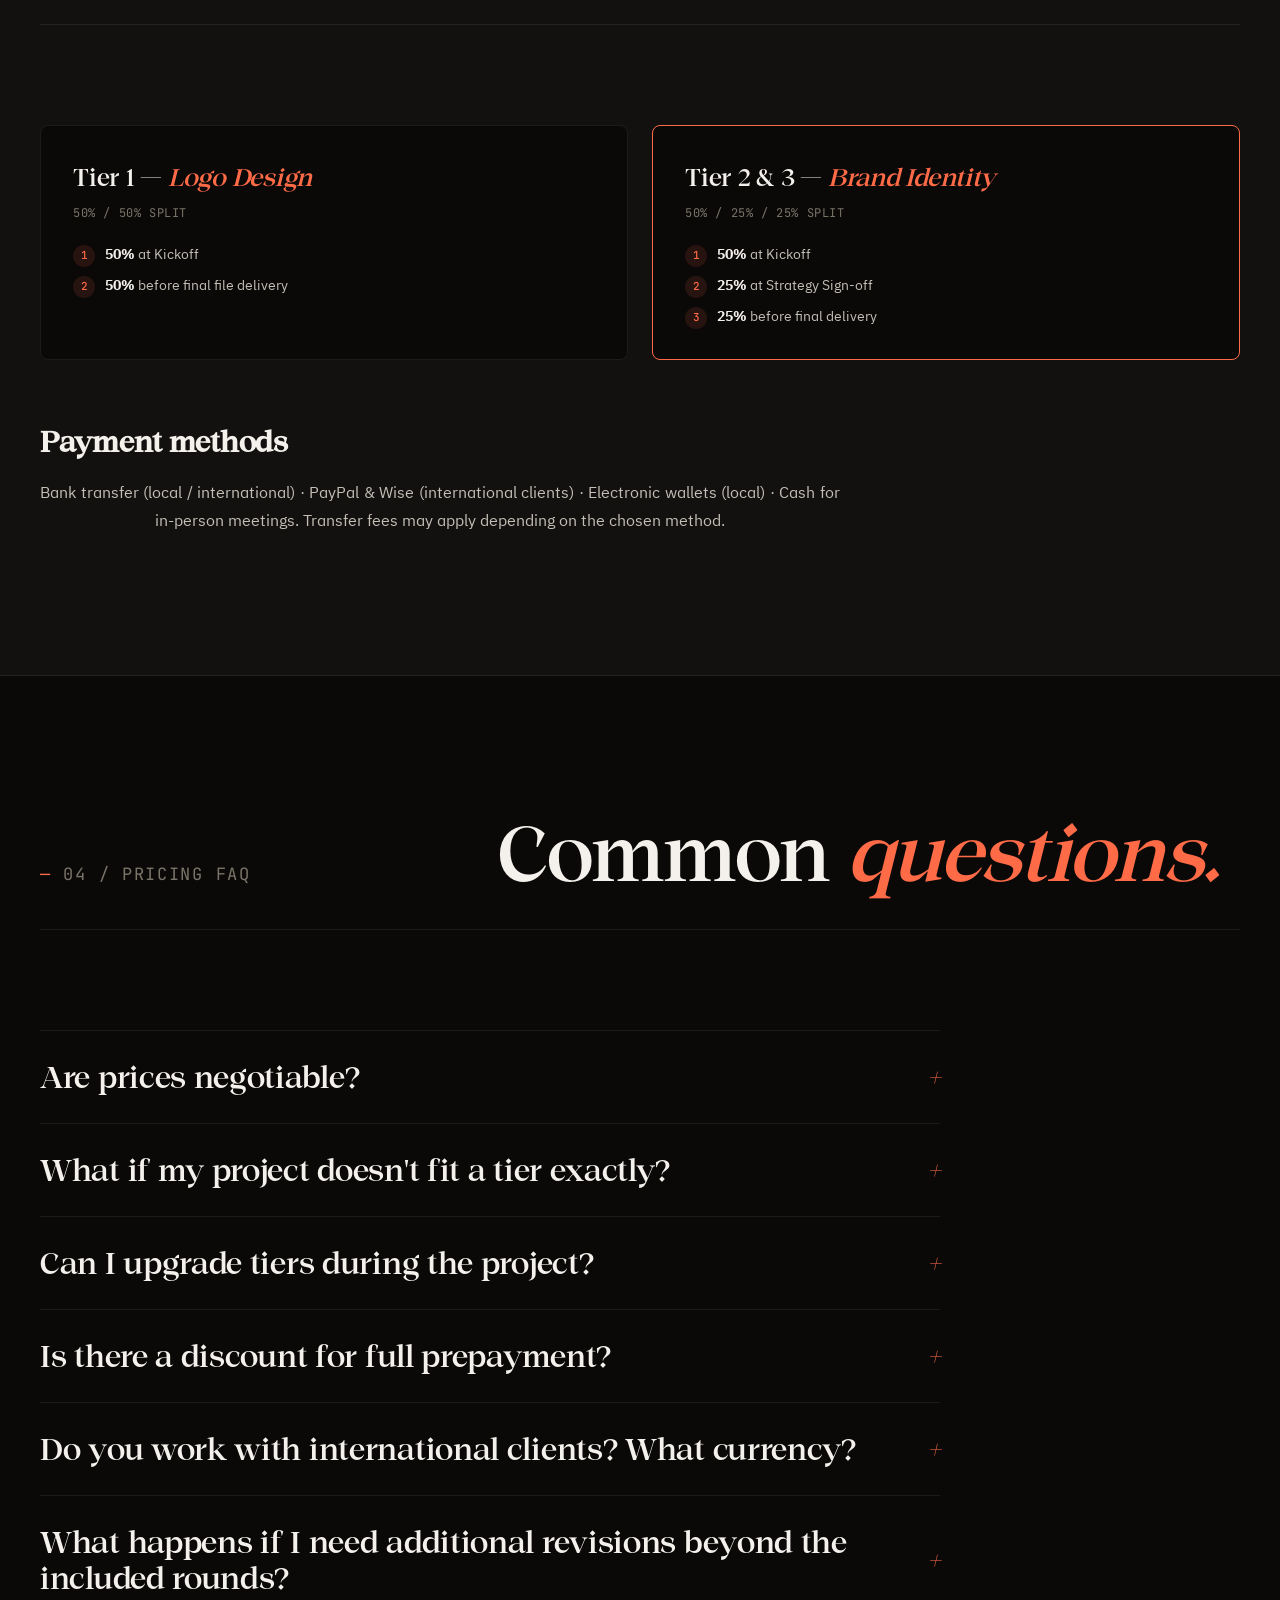
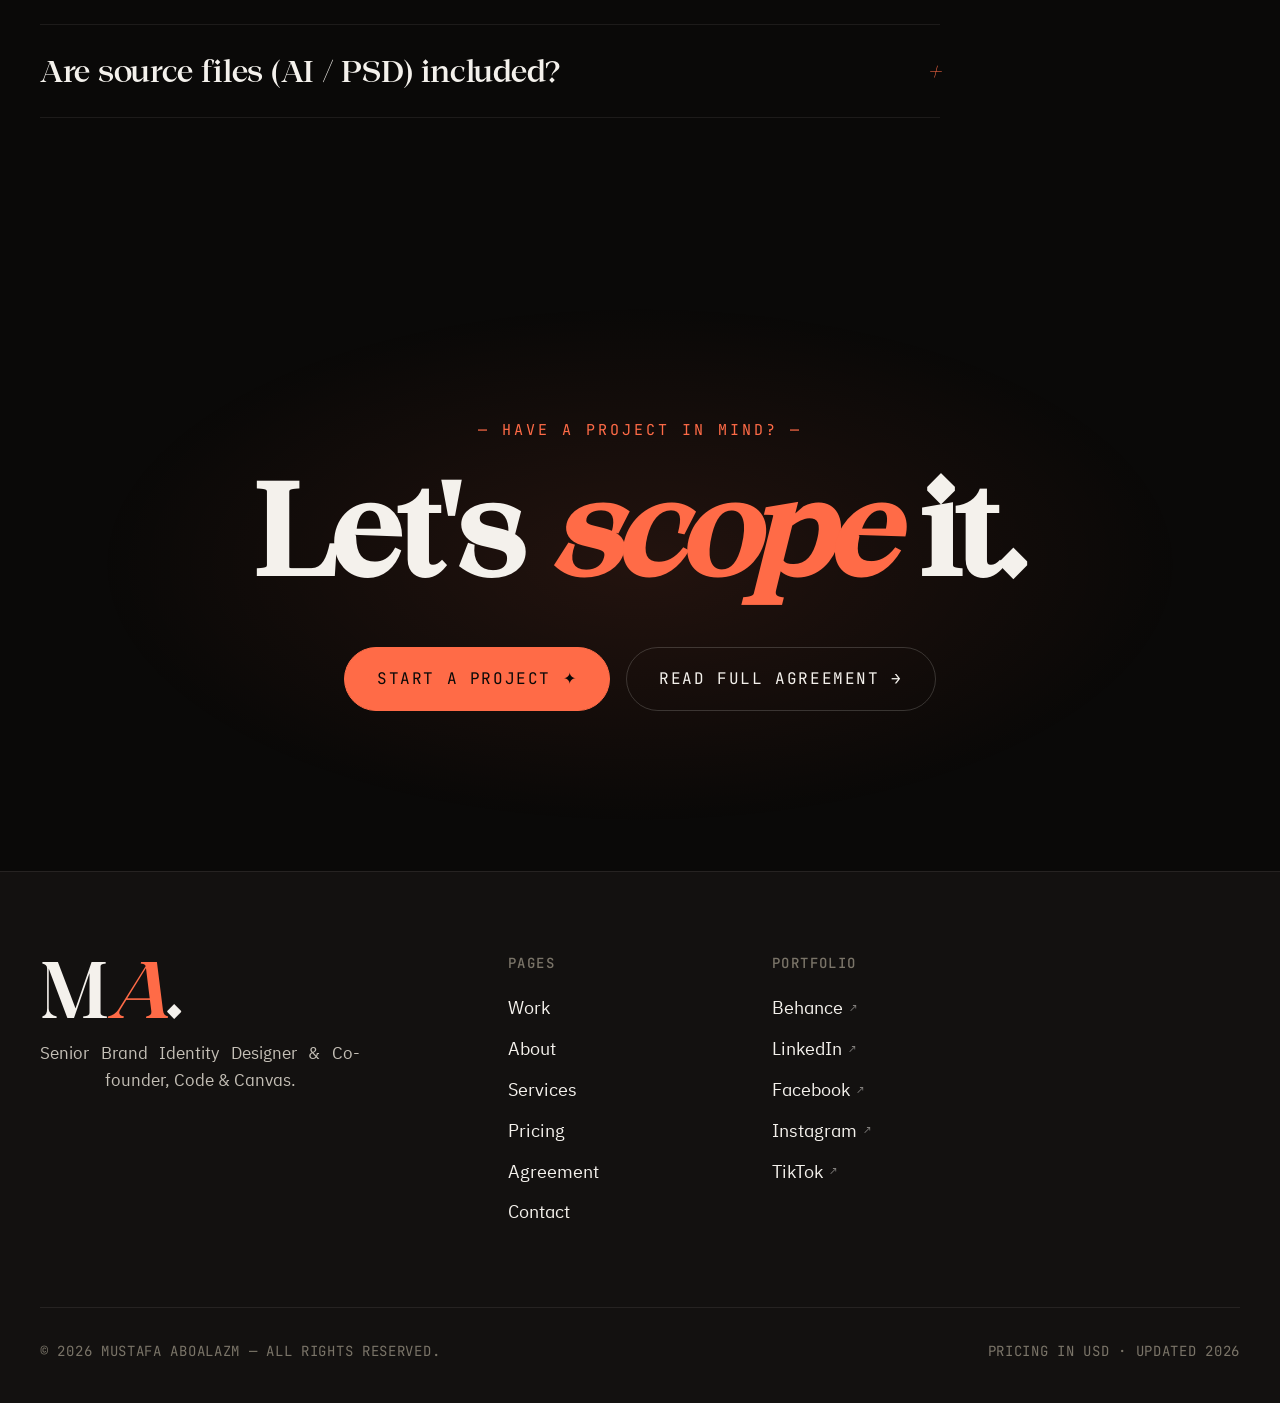
<file: pricing.html>
<!DOCTYPE html>
<html lang="en" dir="ltr">
<head>
<meta charset="UTF-8" />
<meta name="viewport" content="width=device-width, initial-scale=1.0" />
<title>Pricing — Mustafa Aboalazm</title>
<meta name="description" content="Transparent pricing for brand identity, web, and à la carte design services. Three tiers from $170 to $2,975+, plus stand-alone services." />

<link rel="preconnect" href="https://fonts.googleapis.com" />
<link rel="preconnect" href="https://fonts.gstatic.com" crossorigin />
<link href="https://fonts.googleapis.com/css2?family=IBM+Plex+Sans+Arabic:wght@300;400;500;600;700&family=Instrument+Serif:ital@0;1&family=Inter+Tight:wght@300;400;500;600;700&family=JetBrains+Mono:wght@400;500&display=swap" rel="stylesheet" />
<link rel="stylesheet" href="styles.css" />

<style>
  /* ── Thmanyah Serif Display Font ── */
  @font-face {
    font-family: 'Thmanyah Serif Display';
    src: url('fonts/thmanyahserifdisplay-Medium.otf') format('opentype');
    font-weight: 500;
    font-style: normal;
    font-display: swap;
  }

  /* ── Apply Thmanyah to Arabic headlines ONLY ── */
  html[lang="ar"] .hero-title,
  html[lang="ar"] .section-title,
  html[lang="ar"] .tier-name,
  html[lang="ar"] .tier-body h6,
  html[lang="ar"] .price-table caption,
  html[lang="ar"] .price-table th,
  html[lang="ar"] .payment-card h5,
  html[lang="ar"] .faq-q,
  html[lang="ar"] .cta-title,
  html[lang="ar"] .hero-info-row span:last-child {
    font-family: 'Thmanyah Serif Display', 'IBM Plex Sans Arabic', sans-serif !important;
    font-weight: 500;
    letter-spacing: -0.02em;
  }

  /* ── Language Toggle Button ── */
  .nav-actions {
    display: flex;
    align-items: center;
    gap: 10px;
  }

  .nav-lang-btn {
    display: inline-flex;
    align-items: center;
    justify-content: center;
    width: 42px;
    height: 42px;
    border-radius: 10px;
    border: 1.5px solid var(--accent, #E8632A);
    background: transparent;
    color: var(--accent, #E8632A);
    font-family: inherit;
    font-size: 13px;
    font-weight: 700;
    cursor: pointer;
    letter-spacing: 0.04em;
    flex-shrink: 0;
    transition: background 0.22s ease, color 0.22s ease, transform 0.14s ease;
    user-select: none;
    -webkit-tap-highlight-color: transparent;
  }

  .nav-lang-btn:hover {
    background: var(--accent, #E8632A);
    color: #fff;
    transform: scale(1.05);
  }

  .nav-lang-btn:active {
    transform: scale(0.96);
  }

  html[lang="en"] .nav-lang-btn .lbl-ar { display: inline; }
  html[lang="en"] .nav-lang-btn .lbl-en { display: none;   }
  html[lang="ar"] .nav-lang-btn .lbl-ar { display: none;   }
  html[lang="ar"] .nav-lang-btn .lbl-en { display: inline; }

  /* ── Arabic font override for body text ── */
  html[lang="ar"] body,
  html[lang="ar"] .nav-brand-name,
  html[lang="ar"] .nav-brand-role,
  html[lang="ar"] .nav-link span,
  html[lang="ar"] .nav-cta span,
  html[lang="ar"] .hero-meta,
  html[lang="ar"] .hero-tagline,
  html[lang="ar"] .hero-info-row span:first-child,
  html[lang="ar"] .section-num,
  html[lang="ar"] .tier-eyebrow,
  html[lang="ar"] .tier-meta,
  html[lang="ar"] .tier-list li,
  html[lang="ar"] .price-table td,
  html[lang="ar"] .payment-card .pay-split,
  html[lang="ar"] .payment-card ol li,
  html[lang="ar"] .faq-a,
  html[lang="ar"] .cta-eyebrow,
  html[lang="ar"] .btn,
  html[lang="ar"] .footer-brand p,
  html[lang="ar"] .footer-col h6,
  html[lang="ar"] .footer-col a,
  html[lang="ar"] .footer-bottom {
    font-family: 'IBM Plex Sans Arabic', sans-serif;
    letter-spacing: 0;
  }

  html[lang="ar"] .hero-title .arabic { display: none; }
</style>
</head>
<body data-page="pricing">

<nav class="nav" aria-label="Primary">
  <a href="index.html" class="nav-brand" aria-label="Home">
    <img class="nav-avatar" src="images/Avatar.png" alt="Mustafa Aboalazm" />
    <div class="nav-brand-text">
      <span class="nav-brand-name">Mustafa Aboalazm</span>
      <span class="nav-brand-role" data-i18n="nav.role">Brand Designer</span>
    </div>
  </a>
  <ul class="nav-links">
    <li><a href="index.html" class="nav-link" data-page="home"><svg viewBox="0 0 24 24" fill="none" stroke="currentColor" stroke-width="2" stroke-linecap="round" stroke-linejoin="round"><path d="m3 9 9-7 9 7v11a2 2 0 0 1-2 2H5a2 2 0 0 1-2-2z"/><polyline points="9 22 9 12 15 12 15 22"/></svg><span data-i18n="nav.home">Home</span></a></li>
    <li><a href="about.html" class="nav-link" data-page="about"><svg viewBox="0 0 24 24" fill="none" stroke="currentColor" stroke-width="2" stroke-linecap="round" stroke-linejoin="round"><path d="M20 21v-2a4 4 0 0 0-4-4H8a4 4 0 0 0-4 4v2"/><circle cx="12" cy="7" r="4"/></svg><span data-i18n="nav.about">About</span></a></li>
    <li><a href="work.html" class="nav-link" data-page="work"><svg viewBox="0 0 24 24" fill="none" stroke="currentColor" stroke-width="2" stroke-linecap="round" stroke-linejoin="round"><rect width="20" height="14" x="2" y="7" rx="2" ry="2"/><path d="M16 21V5a2 2 0 0 0-2-2h-4a2 2 0 0 0-2 2v16"/></svg><span data-i18n="nav.work">Work</span></a></li>
    <li><a href="services.html" class="nav-link" data-page="services"><svg viewBox="0 0 24 24" fill="none" stroke="currentColor" stroke-width="2" stroke-linecap="round" stroke-linejoin="round"><path d="M9.937 15.5A2 2 0 0 0 8.5 14.063l-6.135-1.582a.5.5 0 0 1 0-.962L8.5 9.936A2 2 0 0 0 9.937 8.5l1.582-6.135a.5.5 0 0 1 .963 0L14.063 8.5A2 2 0 0 0 15.5 9.937l6.135 1.581a.5.5 0 0 1 0 .964L15.5 14.063a2 2 0 0 0-1.437 1.437l-1.582 6.135a.5.5 0 0 1-.963 0z"/></svg><span data-i18n="nav.services">Services</span></a></li>
    <li><a href="pricing.html" class="nav-link active" data-page="pricing"><svg viewBox="0 0 24 24" fill="none" stroke="currentColor" stroke-width="2" stroke-linecap="round" stroke-linejoin="round"><path d="M20.59 13.41l-7.17 7.17a2 2 0 0 1-2.83 0L2 12V2h10l8.59 8.59a2 2 0 0 1 0 2.82z"/><line x1="7" y1="7" x2="7.01" y2="7"/></svg><span data-i18n="nav.pricing">Pricing</span></a></li>
    <li><a href="agreement.html" class="nav-link" data-page="agreement"><svg viewBox="0 0 24 24" fill="none" stroke="currentColor" stroke-width="2" stroke-linecap="round" stroke-linejoin="round"><path d="M14 2H6a2 2 0 0 0-2 2v16a2 2 0 0 0 2 2h12a2 2 0 0 0 2-2V8z"/><polyline points="14 2 14 8 20 8"/><line x1="16" y1="13" x2="8" y2="13"/><line x1="16" y1="17" x2="8" y2="17"/><polyline points="10 9 9 9 8 9"/></svg><span data-i18n="nav.agreement">Agreement</span></a></li>
  </ul>

  <div class="nav-actions">
    <button class="nav-menu-toggle" aria-label="Toggle menu">
      <span></span>
      <span></span>
      <span></span>
    </button>
    <button class="nav-lang-btn" id="lang-toggle" aria-label="Toggle language">
      <span class="lbl-ar">ع</span>
      <span class="lbl-en">EN</span>
    </button>
    <a href="contact.html" class="nav-cta">
      <svg viewBox="0 0 24 24" fill="none" stroke="currentColor" stroke-width="2.2" stroke-linecap="round" stroke-linejoin="round"><rect width="20" height="16" x="2" y="4" rx="2"/><path d="m22 7-8.97 5.7a1.94 1.94 0 0 1-2.06 0L2 7"/></svg>
      <span data-i18n="nav.contact">Contact</span>
    </a>
  </div>
</nav>

<!-- ============== HERO ============== -->
<header class="hero hero-sm" id="top">
  <div class="hero-meta reveal">
    <span data-i18n="pricing.meta1">Pricing / What it costs</span>
    <span data-i18n="pricing.meta2">USD · Transparent · Negotiable</span>
  </div>
  <h1 class="hero-title reveal delay-1" data-i18n-html="pricing.title">No hidden<br><span class="italic">fees.</span></h1>
  <p class="hero-tagline reveal delay-2" data-i18n="pricing.tagline" style="margin-top: 40px; max-width: 700px;">Three tiers from logo to full system, plus à la carte services for stand-alone work. Pricing varies with scope — and that's stated upfront.</p>

  <div class="hero-info reveal delay-3" style="margin-top: 60px; flex-direction: row; gap: 0; flex-wrap: wrap;">
    <div class="hero-info-row" style="border-right: 1px solid var(--line); padding: 0 32px 0 0; margin-right: 32px; border-bottom: none; flex-direction: column; align-items: flex-start;">
      <span data-i18n="pricing.starts" style="margin-bottom: 6px;">Starts at</span>
      <span style="font-family: var(--serif); font-size: 32px; color: var(--accent); font-style: italic; text-transform: none; letter-spacing: -0.02em;">$170</span>
    </div>
    <div class="hero-info-row" style="border-right: 1px solid var(--line); padding: 0 32px 0 0; margin-right: 32px; border-bottom: none; flex-direction: column; align-items: flex-start;">
      <span data-i18n="pricing.tiers" style="margin-bottom: 6px;">Tiers</span>
      <span style="font-family: var(--serif); font-size: 32px; color: var(--ink); font-style: italic; text-transform: none; letter-spacing: -0.02em;">3</span>
    </div>
    <div class="hero-info-row" style="border-right: none; padding: 0; flex-direction: column; align-items: flex-start; border-bottom: none;">
      <span data-i18n="pricing.alacarte" style="margin-bottom: 6px;">À la carte items</span>
      <span style="font-family: var(--serif); font-size: 32px; color: var(--ink); font-style: italic; text-transform: none; letter-spacing: -0.02em;">15+</span>
    </div>
  </div>
</header>

<!-- ============== TIERS ============== -->
<section class="section section-alt" id="tiers">
  <div class="section-head">
    <div class="section-num scroll-reveal" data-i18n="pricing.tiers.num">01 / Service Tiers</div>
    <h2 class="section-title scroll-reveal" data-i18n-html="pricing.tiers.title">Pick the <em>scope</em> that fits.</h2>
  </div>

  <div class="tier-grid">
    <div class="tier-card scroll-reveal">
      <div class="tier-head">
        <div class="tier-eyebrow" data-i18n="pricing.tier1.eyebrow">Tier 01</div>
        <h3 class="tier-name" data-i18n-html="pricing.tier1.name">Logo <em>Design</em></h3>
        <div class="tier-price">$170 – $260</div>
        <div class="tier-meta" data-i18n-html="pricing.tier1.meta"><strong>Best for:</strong> MVP startups · Small businesses<br><strong>Duration:</strong> 7 – 10 days<br><strong>Payment:</strong> 50% / 50%</div>
      </div>
      <div class="tier-body">
        <h6 data-i18n="pricing.tier1.included">What's included</h6>
        <ul class="tier-list">
          <li data-i18n="pricing.tier1.item1">Discovery Call (30 min)</li>
          <li data-i18n="pricing.tier1.item2">3 concept directions</li>
          <li data-i18n="pricing.tier1.item3">One direction developed final</li>
          <li data-i18n="pricing.tier1.item4">2 revision rounds</li>
          <li data-i18n="pricing.tier1.item5">Files: AI · EPS · SVG · PNG · JPG</li>
          <li data-i18n="pricing.tier1.item6">Versions: Color · White · Black · Mono</li>
          <li data-i18n="pricing.tier1.item7">CMYK + RGB formats</li>
          <li data-i18n="pricing.tier1.item8">Mini Usage Guide (5 pages)</li>
          <div class="tier-list-spacer"></div>
          <li class="no" data-i18n="pricing.tier1.not1">Brand strategy</li>
          <li class="no" data-i18n="pricing.tier1.not2">Full color system</li>
          <li class="no" data-i18n="pricing.tier1.not3">Brand applications</li>
        </ul>
      </div>
    </div>

    <div class="tier-card scroll-reveal">
      <div class="tier-head">
        <div class="tier-eyebrow" data-i18n="pricing.tier2.eyebrow">Tier 02</div>
        <h3 class="tier-name" data-i18n-html="pricing.tier2.name">Brand Identity <em>Essentials</em></h3>
        <div class="tier-price">$640 – $1,065</div>
        <div class="tier-meta" data-i18n-html="pricing.tier2.meta"><strong>Best for:</strong> Emerging brands · SMEs<br><strong>Duration:</strong> 3 – 4 weeks<br><strong>Payment:</strong> 50% / 25% / 25%</div>
      </div>
      <div class="tier-body">
        <h6 data-i18n="pricing.tier2.included">Everything in Tier 01, plus</h6>
        <ul class="tier-list">
          <li data-i18n="pricing.tier2.item1">Brand Audit (if existing)</li>
          <li data-i18n="pricing.tier2.item2">Competitor Analysis</li>
          <li data-i18n="pricing.tier2.item3">Concise Audience Persona</li>
          <li data-i18n="pricing.tier2.item4">Full Logo System (Primary + Secondary + Submark)</li>
          <li data-i18n="pricing.tier2.item5">Color System (HEX · RGB · CMYK · Pantone)</li>
          <li data-i18n="pricing.tier2.item6">Typography Hierarchy</li>
          <li data-i18n="pricing.tier2.item7">Brand Guidelines PDF (12–18 pages)</li>
          <li data-i18n="pricing.tier2.item8">3 applications: Card · Letterhead · Social</li>
        </ul>
      </div>
    </div>

    <div class="tier-card featured scroll-reveal">
      <div class="tier-head">
        <div class="tier-eyebrow" data-i18n="pricing.tier3.eyebrow">Tier 03</div>
        <h3 class="tier-name" data-i18n-html="pricing.tier3.name">Full Brand <em>System</em></h3>
        <div class="tier-price">$1,490 – $2,975+</div>
        <div class="tier-meta" data-i18n-html="pricing.tier3.meta"><strong>Best for:</strong> Major launches · Re-launches at scale<br><strong>Duration:</strong> 5 – 7 weeks<br><strong>Payment:</strong> 50% / 25% / 25%</div>
      </div>
      <div class="tier-body">
        <h6 data-i18n="pricing.tier3.included">Everything in Tier 02, plus</h6>
        <ul class="tier-list">
          <li data-i18n="pricing.tier3.item1">Extended Discovery &amp; Research</li>
          <li data-i18n="pricing.tier3.item2">Full Brand Strategy Document</li>
          <li data-i18n="pricing.tier3.item3">Purpose · Vision · Mission · Values</li>
          <li data-i18n="pricing.tier3.item4">Positioning · UVP · Personality · Archetype</li>
          <li data-i18n="pricing.tier3.item5">Tone of Voice · Brand Story</li>
          <li data-i18n="pricing.tier3.item6">Bilingual Lockup (Arabic / English)</li>
          <li data-i18n="pricing.tier3.item7">Brand Elements (Patterns · Icons · Photo Direction)</li>
          <li data-i18n="pricing.tier3.item8">Brand Guidelines PDF (25–40 pages)</li>
          <li data-i18n="pricing.tier3.item9">8+ applications</li>
          <li data-i18n="pricing.tier3.item10">Brand Training Workshop (1–2h)</li>
          <li data-i18n="pricing.tier3.item11">30 days post-delivery support</li>
          <li data-i18n="pricing.tier3.item12">Portfolio Case Study setup</li>
        </ul>
      </div>
    </div>
  </div>

  <p class="scroll-reveal" data-i18n="pricing.tiers.note" style="margin-top: 40px; font-family: var(--mono); font-size: 12px; letter-spacing: 0.05em; color: var(--ink-3); text-transform: uppercase; max-width: 900px;">— All tiers are customizable · Items can be added or removed after discussion · Pricing is negotiable based on scope, timeline, and long-term relationship —</p>
</section>

<!-- ============== À LA CARTE ============== -->
<section class="section" id="alacarte">
  <div class="section-head">
    <div class="section-num scroll-reveal" data-i18n="pricing.alacarte.num">02 / À la carte</div>
    <h2 class="section-title scroll-reveal" data-i18n-html="pricing.alacarte.title">Stand-alone <em>services.</em></h2>
  </div>
  <p class="scroll-reveal" data-i18n="pricing.alacarte.desc" style="font-family: var(--serif); font-style: italic; font-size: 22px; line-height: 1.5; color: var(--ink-2); max-width: 800px; margin-bottom: 40px;">For projects that don't need a full tier — or for existing clients needing additional applications.</p>

  <table class="price-table scroll-reveal">
    <caption data-i18n="pricing.table1.caption">Print &amp; Brand Applications</caption>
    <thead><tr><th data-i18n="pricing.table1.service">Service</th><th class="detail" data-i18n="pricing.table1.details">Details</th><th class="right" data-i18n="pricing.table1.price">Price</th></tr></thead>
    <tbody>
      <tr><td class="service" data-i18n="pricing.table1.item1">Business Card</td><td class="detail" data-i18n="pricing.table1.item1.detail">Two-sided · 2 versions · 3 revisions</td><td class="right price">$22</td></tr>
      <tr><td class="service" data-i18n="pricing.table1.item2">Brochure</td><td class="detail" data-i18n="pricing.table1.item2.detail">4 pages · A4 / A5 · up to 4 folds</td><td class="right price">$34</td></tr>
      <tr><td class="service" data-i18n="pricing.table1.item3">Flyer</td><td class="detail" data-i18n="pricing.table1.item3.detail">Bi / Tri / Quad fold</td><td class="right price">$26 – $38</td></tr>
      <tr><td class="service" data-i18n="pricing.table1.item4">Promotional Poster</td><td class="detail" data-i18n="pricing.table1.item4.detail">Digital or print</td><td class="right price">$26 – $43</td></tr>
      <tr><td class="service" data-i18n="pricing.table1.item5">Banner</td><td class="detail" data-i18n="pricing.table1.item5.detail">Square meter + $9 / additional sq.m</td><td class="right price">$34</td></tr>
      <tr><td class="service" data-i18n="pricing.table1.item6">Standard Roll-Up</td><td class="detail" data-i18n="pricing.table1.item6.detail">80×200 / 85×200 / 90×200 cm</td><td class="right price">$30</td></tr>
    </tbody>
  </table>

  <table class="price-table scroll-reveal" style="margin-top: 60px;">
    <caption data-i18n="pricing.table2.caption">Social Media Design</caption>
    <thead><tr><th data-i18n="pricing.table2.service">Service</th><th class="detail" data-i18n="pricing.table2.details">Details</th><th class="right" data-i18n="pricing.table2.price">Price</th></tr></thead>
    <tbody>
      <tr><td class="service" data-i18n="pricing.table2.item1">Single Post</td><td class="detail" data-i18n="pricing.table2.item1.detail">Facebook · Instagram · LinkedIn</td><td class="right price">$11</td></tr>
      <tr><td class="service" data-i18n="pricing.table2.item2">Pack of 10</td><td class="detail" data-i18n="pricing.table2.item2.detail">Save $25</td><td class="right price">$85</td></tr>
      <tr><td class="service" data-i18n="pricing.table2.item3">Pack of 20</td><td class="detail" data-i18n="pricing.table2.item3.detail">Save $65</td><td class="right price">$155</td></tr>
    </tbody>
  </table>

  <table class="price-table scroll-reveal" style="margin-top: 60px;">
    <caption data-i18n="pricing.table3.caption">Web Design &amp; Development</caption>
    <thead><tr><th data-i18n="pricing.table3.service">Service</th><th class="detail" data-i18n="pricing.table3.details">Details</th><th class="right" data-i18n="pricing.table3.price">Price</th></tr></thead>
    <tbody>
      <tr><td class="service" data-i18n="pricing.table3.item1">WordPress Website</td><td class="detail" data-i18n="pricing.table3.item1.detail">Up to 7 pages · Responsive · Auth · 3 months support</td><td class="right price">$255 – $510</td></tr>
    </tbody>
  </table>

  <table class="price-table scroll-reveal" style="margin-top: 60px;">
    <caption data-i18n="pricing.table4.caption">Retainer Services (monthly)</caption>
    <thead><tr><th data-i18n="pricing.table4.service">Service</th><th class="detail" data-i18n="pricing.table4.details">Details</th><th class="right" data-i18n="pricing.table4.price">Price</th></tr></thead>
    <tbody>
      <tr><td class="service" data-i18n="pricing.table4.item1">Social Media Retainer</td><td class="detail" data-i18n="pricing.table4.item1.detail">15 – 20 designs + content templates</td><td class="right price">$170 – $255</td></tr>
      <tr><td class="service" data-i18n="pricing.table4.item2">Brand Maintenance</td><td class="detail" data-i18n="pricing.table4.item2.detail">Templates · light edits · quality oversight</td><td class="right price">$215</td></tr>
      <tr><td class="service" data-i18n="pricing.table4.item3">Full Marketing Design</td><td class="detail" data-i18n="pricing.table4.item3.detail">Social + Print + Digital + Light Video</td><td class="right price">$425 – $640</td></tr>
    </tbody>
  </table>
</section>

<!-- ============== PAYMENT ============== -->
<section class="section section-alt" id="payment">
  <div class="section-head">
    <div class="section-num scroll-reveal" data-i18n="pricing.payment.num">03 / Payment</div>
    <h2 class="section-title scroll-reveal" data-i18n-html="pricing.payment.title">How &amp; <em>when</em> you pay.</h2>
  </div>

  <div class="payment-grid">
    <div class="payment-card scroll-reveal">
      <h5 data-i18n-html="pricing.payment.tier1.title">Tier 1 — <em>Logo Design</em></h5>
      <div class="pay-split" data-i18n="pricing.payment.tier1.split">50% / 50% split</div>
      <ol>
        <li data-i18n="pricing.payment.tier1.step1"><strong style="color: var(--ink);">50%</strong> at Kickoff</li>
        <li data-i18n="pricing.payment.tier1.step2"><strong style="color: var(--ink);">50%</strong> before final file delivery</li>
      </ol>
    </div>
    <div class="payment-card scroll-reveal" style="border-color: var(--accent);">
      <h5 data-i18n-html="pricing.payment.tier23.title">Tier 2 &amp; 3 — <em>Brand Identity</em></h5>
      <div class="pay-split" data-i18n="pricing.payment.tier23.split">50% / 25% / 25% split</div>
      <ol>
        <li data-i18n="pricing.payment.tier23.step1"><strong style="color: var(--ink);">50%</strong> at Kickoff</li>
        <li data-i18n="pricing.payment.tier23.step2"><strong style="color: var(--ink);">25%</strong> at Strategy Sign-off</li>
        <li data-i18n="pricing.payment.tier23.step3"><strong style="color: var(--ink);">25%</strong> before final delivery</li>
      </ol>
    </div>
  </div>

  <h3 class="scroll-reveal" data-i18n="pricing.payment.methods.title" style="font-family: var(--serif); font-size: 28px; margin-top: 60px; margin-bottom: 16px; letter-spacing: -0.01em;">Payment methods</h3>
  <p class="scroll-reveal" data-i18n="pricing.payment.methods.desc" style="font-size: 16px; line-height: 1.7; color: var(--ink-2); max-width: 800px;">Bank transfer (local / international) · PayPal &amp; Wise (international clients) · Electronic wallets (local) · Cash for in-person meetings. Transfer fees may apply depending on the chosen method.</p>
</section>

<!-- ============== FAQ ============== -->
<section class="section" id="faq">
  <div class="section-head">
    <div class="section-num scroll-reveal" data-i18n="pricing.faq.num">04 / Pricing FAQ</div>
    <h2 class="section-title scroll-reveal" data-i18n-html="pricing.faq.title">Common <em>questions.</em></h2>
  </div>
  <div class="faq scroll-reveal" style="max-width: 900px;">
    <div class="faq-item">
      <div class="faq-q" data-i18n="pricing.faq.q1">Are prices negotiable?<span class="faq-toggle">+</span></div>
      <div class="faq-a" data-i18n="pricing.faq.a1">Yes, within reason. Final pricing depends on project scope, timeline, number of applications, and whether it's a one-off or the start of a longer relationship. The ranges shown are honest starting points.</div>
    </div>
    <div class="faq-item">
      <div class="faq-q" data-i18n="pricing.faq.q2">What if my project doesn't fit a tier exactly?<span class="faq-toggle">+</span></div>
      <div class="faq-a" data-i18n="pricing.faq.a2">Most projects don't fit a tier exactly — and that's fine. Tiers are starting templates. After our Discovery Call, I send a custom proposal that adds, removes, or adjusts items to match your actual needs.</div>
    </div>
    <div class="faq-item">
      <div class="faq-q" data-i18n="pricing.faq.q3">Can I upgrade tiers during the project?<span class="faq-toggle">+</span></div>
      <div class="faq-a" data-i18n="pricing.faq.a3">Yes. If we start with Tier 02 and you decide mid-project you want the full strategy and additional applications, I'll quote the upgrade delta and we adjust the timeline accordingly. No re-doing finished work.</div>
    </div>
    <div class="faq-item">
      <div class="faq-q" data-i18n="pricing.faq.q4">Is there a discount for full prepayment?<span class="faq-toggle">+</span></div>
      <div class="faq-a" data-i18n="pricing.faq.a4">Yes — 10% off the total invoice when you pay upfront in full at kickoff. Saves both of us payment friction and lets me lock in your timeline immediately.</div>
    </div>
    <div class="faq-item">
      <div class="faq-q" data-i18n="pricing.faq.q5">Do you work with international clients? What currency?<span class="faq-toggle">+</span></div>
      <div class="faq-a" data-i18n="pricing.faq.a5">Yes, frequently. Pricing is quoted in USD by default. Payment via Wise, PayPal, or international bank transfer. For Egyptian clients, EGP equivalent is provided on request.</div>
    </div>
    <div class="faq-item">
      <div class="faq-q" data-i18n="pricing.faq.q6">What happens if I need additional revisions beyond the included rounds?<span class="faq-toggle">+</span></div>
      <div class="faq-a" data-i18n="pricing.faq.a6">Each tier includes 2 structured revision rounds. Additional revisions are billed at $50/hour, or as a fixed price per item — agreed in writing before execution.</div>
    </div>
    <div class="faq-item">
      <div class="faq-q" data-i18n="pricing.faq.q7">Are source files (AI / PSD) included?<span class="faq-toggle">+</span></div>
      <div class="faq-a" data-i18n="pricing.faq.a7">Final files are always included in every necessary format (AI · EPS · SVG · PNG · JPG · PDF). The original layered source files (AI / PSD / INDD) remain my property unless explicitly purchased — fee starts at $200 depending on the project.</div>
    </div>
  </div>
</section>

<!-- ============== CTA ============== -->
<section class="cta">
  <div class="cta-eyebrow scroll-reveal" data-i18n="pricing.cta.eyebrow">— Have a project in mind? —</div>
  <h2 class="cta-title scroll-reveal" data-i18n-html="pricing.cta.title">Let's <em>scope</em> it.</h2>
  <div class="cta-buttons scroll-reveal">
    <a href="contact.html" class="btn btn-primary" data-i18n="pricing.cta.btn1">Start a Project ✦</a>
    <a href="agreement.html" class="btn btn-secondary" data-i18n="pricing.cta.btn2">Read Full Agreement →</a>
  </div>
</section>

<footer class="footer">
  <div class="footer-grid">
    <div class="footer-brand"><div class="footer-mark">M<em>A</em>.</div><p data-i18n="footer.brand.desc">Senior Brand Identity Designer & Co-founder, Code & Canvas.</p></div>
    <div class="footer-col"><h6 data-i18n="footer.pages">Pages</h6><ul><li><a href="work.html" data-i18n="nav.work">Work</a></li><li><a href="about.html" data-i18n="nav.about">About</a></li><li><a href="services.html" data-i18n="nav.services">Services</a></li><li><a href="pricing.html" data-i18n="nav.pricing">Pricing</a></li><li><a href="agreement.html" data-i18n="nav.agreement">Agreement</a></li><li><a href="contact.html" data-i18n="nav.contact">Contact</a></li></ul></div>
    <div class="footer-col"><h6 data-i18n="footer.portfolio">Portfolio</h6><ul><li><a href="https://www.behance.net/aboalazm" target="_blank" rel="noopener">Behance <span class="arrow">↗</span></a></li><li><a href="https://www.linkedin.com/in/aboalazm" target="_blank" rel="noopener">LinkedIn <span class="arrow">↗</span></a></li><li><a href="https://www.facebook.com/3boalazm" target="_blank" rel="noopener">Facebook <span class="arrow">↗</span></a></li><li><a href="https://www.instagram.com/3boalazm" target="_blank" rel="noopener">Instagram <span class="arrow">↗</span></a></li><li><a href="https://www.tiktok.com/@mustafaaboalazm" target="_blank" rel="noopener">TikTok <span class="arrow">↗</span></a></li></ul></div>
  </div>
  <div class="footer-bottom"><span data-i18n="footer.copyright">© 2026 Mustafa Aboalazm — All rights reserved.</span><span data-i18n="pricing.footer.note">Pricing in USD · Updated 2026</span></div>
</footer>

<script>
(function() {
  const T = {
    en: {
      /* Nav */
      'nav.role': 'Brand Designer', 'nav.home': 'Home', 'nav.about': 'About', 'nav.work': 'Work',
      'nav.services': 'Services', 'nav.pricing': 'Pricing', 'nav.contact': 'Contact',

      /* Hero */
      'pricing.meta1': 'Pricing / What it costs',
      'pricing.meta2': 'USD · Transparent · Negotiable',
      'pricing.title': 'No hidden<br><span class="italic">fees.</span>',
      'pricing.tagline': 'Three tiers from logo to full system, plus à la carte services for stand-alone work. Pricing varies with scope — and that\'s stated upfront.',
      'pricing.starts': 'Starts at',
      'pricing.tiers': 'Tiers',
      'pricing.alacarte': 'À la carte items',

      /* Tiers Section */
      'pricing.tiers.num': '01 / Service Tiers',
      'pricing.tiers.title': 'Pick the <em>scope</em> that fits.',
      'pricing.tiers.note': '— All tiers are customizable · Items can be added or removed after discussion · Pricing is negotiable based on scope, timeline, and long-term relationship —',

      /* Tier 1 */
      'pricing.tier1.eyebrow': 'Tier 01',
      'pricing.tier1.name': 'Logo <em>Design</em>',
      'pricing.tier1.meta': '<strong>Best for:</strong> MVP startups · Small businesses<br><strong>Duration:</strong> 7 – 10 days<br><strong>Payment:</strong> 50% / 50%',
      'pricing.tier1.included': 'What\'s included',
      'pricing.tier1.item1': 'Discovery Call (30 min)',
      'pricing.tier1.item2': '3 concept directions',
      'pricing.tier1.item3': 'One direction developed final',
      'pricing.tier1.item4': '2 revision rounds',
      'pricing.tier1.item5': 'Files: AI · EPS · SVG · PNG · JPG',
      'pricing.tier1.item6': 'Versions: Color · White · Black · Mono',
      'pricing.tier1.item7': 'CMYK + RGB formats',
      'pricing.tier1.item8': 'Mini Usage Guide (5 pages)',
      'pricing.tier1.not1': 'Brand strategy',
      'pricing.tier1.not2': 'Full color system',
      'pricing.tier1.not3': 'Brand applications',

      /* Tier 2 */
      'pricing.tier2.eyebrow': 'Tier 02',
      'pricing.tier2.name': 'Brand Identity <em>Essentials</em>',
      'pricing.tier2.meta': '<strong>Best for:</strong> Emerging brands · SMEs<br><strong>Duration:</strong> 3 – 4 weeks<br><strong>Payment:</strong> 50% / 25% / 25%',
      'pricing.tier2.included': 'Everything in Tier 01, plus',
      'pricing.tier2.item1': 'Brand Audit (if existing)',
      'pricing.tier2.item2': 'Competitor Analysis',
      'pricing.tier2.item3': 'Concise Audience Persona',
      'pricing.tier2.item4': 'Full Logo System (Primary + Secondary + Submark)',
      'pricing.tier2.item5': 'Color System (HEX · RGB · CMYK · Pantone)',
      'pricing.tier2.item6': 'Typography Hierarchy',
      'pricing.tier2.item7': 'Brand Guidelines PDF (12–18 pages)',
      'pricing.tier2.item8': '3 applications: Card · Letterhead · Social',

      /* Tier 3 */
      'pricing.tier3.eyebrow': 'Tier 03',
      'pricing.tier3.name': 'Full Brand <em>System</em>',
      'pricing.tier3.meta': '<strong>Best for:</strong> Major launches · Re-launches at scale<br><strong>Duration:</strong> 5 – 7 weeks<br><strong>Payment:</strong> 50% / 25% / 25%',
      'pricing.tier3.included': 'Everything in Tier 02, plus',
      'pricing.tier3.item1': 'Extended Discovery & Research',
      'pricing.tier3.item2': 'Full Brand Strategy Document',
      'pricing.tier3.item3': 'Purpose · Vision · Mission · Values',
      'pricing.tier3.item4': 'Positioning · UVP · Personality · Archetype',
      'pricing.tier3.item5': 'Tone of Voice · Brand Story',
      'pricing.tier3.item6': 'Bilingual Lockup (Arabic / English)',
      'pricing.tier3.item7': 'Brand Elements (Patterns · Icons · Photo Direction)',
      'pricing.tier3.item8': 'Brand Guidelines PDF (25–40 pages)',
      'pricing.tier3.item9': '8+ applications',
      'pricing.tier3.item10': 'Brand Training Workshop (1–2h)',
      'pricing.tier3.item11': '30 days post-delivery support',
      'pricing.tier3.item12': 'Portfolio Case Study setup',

      /* À la carte */
      'pricing.alacarte.num': '02 / À la carte',
      'pricing.alacarte.title': 'Stand-alone <em>services.</em>',
      'pricing.alacarte.desc': 'For projects that don\'t need a full tier — or for existing clients needing additional applications.',

      /* Tables */
      'pricing.table1.caption': 'Print & Brand Applications',
      'pricing.table1.service': 'Service',
      'pricing.table1.details': 'Details',
      'pricing.table1.price': 'Price',
      'pricing.table1.item1': 'Business Card',
      'pricing.table1.item1.detail': 'Two-sided · 2 versions · 3 revisions',
      'pricing.table1.item2': 'Brochure',
      'pricing.table1.item2.detail': '4 pages · A4 / A5 · up to 4 folds',
      'pricing.table1.item3': 'Flyer',
      'pricing.table1.item3.detail': 'Bi / Tri / Quad fold',
      'pricing.table1.item4': 'Promotional Poster',
      'pricing.table1.item4.detail': 'Digital or print',
      'pricing.table1.item5': 'Banner',
      'pricing.table1.item5.detail': 'Square meter + $9 / additional sq.m',
      'pricing.table1.item6': 'Standard Roll-Up',
      'pricing.table1.item6.detail': '80×200 / 85×200 / 90×200 cm',

      'pricing.table2.caption': 'Social Media Design',
      'pricing.table2.service': 'Service',
      'pricing.table2.details': 'Details',
      'pricing.table2.price': 'Price',
      'pricing.table2.item1': 'Single Post',
      'pricing.table2.item1.detail': 'Facebook · Instagram · LinkedIn',
      'pricing.table2.item2': 'Pack of 10',
      'pricing.table2.item2.detail': 'Save $25',
      'pricing.table2.item3': 'Pack of 20',
      'pricing.table2.item3.detail': 'Save $65',

      'pricing.table3.caption': 'Web Design & Development',
      'pricing.table3.service': 'Service',
      'pricing.table3.details': 'Details',
      'pricing.table3.price': 'Price',
      'pricing.table3.item1': 'WordPress Website',
      'pricing.table3.item1.detail': 'Up to 7 pages · Responsive · Auth · 3 months support',

      'pricing.table4.caption': 'Retainer Services (monthly)',
      'pricing.table4.service': 'Service',
      'pricing.table4.details': 'Details',
      'pricing.table4.price': 'Price',
      'pricing.table4.item1': 'Social Media Retainer',
      'pricing.table4.item1.detail': '15 – 20 designs + content templates',
      'pricing.table4.item2': 'Brand Maintenance',
      'pricing.table4.item2.detail': 'Templates · light edits · quality oversight',
      'pricing.table4.item3': 'Full Marketing Design',
      'pricing.table4.item3.detail': 'Social + Print + Digital + Light Video',

      /* Payment */
      'pricing.payment.num': '03 / Payment',
      'pricing.payment.title': 'How &amp; <em>when</em> you pay.',
      'pricing.payment.tier1.title': 'Tier 1 — <em>Logo Design</em>',
      'pricing.payment.tier1.split': '50% / 50% split',
      'pricing.payment.tier1.step1': '<strong style="color: var(--ink);">50%</strong> at Kickoff',
      'pricing.payment.tier1.step2': '<strong style="color: var(--ink);">50%</strong> before final file delivery',
      'pricing.payment.tier23.title': 'Tier 2 &amp; 3 — <em>Brand Identity</em>',
      'pricing.payment.tier23.split': '50% / 25% / 25% split',
      'pricing.payment.tier23.step1': '<strong style="color: var(--ink);">50%</strong> at Kickoff',
      'pricing.payment.tier23.step2': '<strong style="color: var(--ink);">25%</strong> at Strategy Sign-off',
      'pricing.payment.tier23.step3': '<strong style="color: var(--ink);">25%</strong> before final delivery',
      'pricing.payment.methods.title': 'Payment methods',
      'pricing.payment.methods.desc': 'Bank transfer (local / international) · PayPal &amp; Wise (international clients) · Electronic wallets (local) · Cash for in-person meetings. Transfer fees may apply depending on the chosen method.',

      /* FAQ */
      'pricing.faq.num': '04 / Pricing FAQ',
      'pricing.faq.title': 'Common <em>questions.</em>',
      'pricing.faq.q1': 'Are prices negotiable?',
      'pricing.faq.a1': 'Yes, within reason. Final pricing depends on project scope, timeline, number of applications, and whether it\'s a one-off or the start of a longer relationship. The ranges shown are honest starting points.',
      'pricing.faq.q2': 'What if my project doesn\'t fit a tier exactly?',
      'pricing.faq.a2': 'Most projects don\'t fit a tier exactly — and that\'s fine. Tiers are starting templates. After our Discovery Call, I send a custom proposal that adds, removes, or adjusts items to match your actual needs.',
      'pricing.faq.q3': 'Can I upgrade tiers during the project?',
      'pricing.faq.a3': 'Yes. If we start with Tier 02 and you decide mid-project you want the full strategy and additional applications, I\'ll quote the upgrade delta and we adjust the timeline accordingly. No re-doing finished work.',
      'pricing.faq.q4': 'Is there a discount for full prepayment?',
      'pricing.faq.a4': 'Yes — 10% off the total invoice when you pay upfront in full at kickoff. Saves both of us payment friction and lets me lock in your timeline immediately.',
      'pricing.faq.q5': 'Do you work with international clients? What currency?',
      'pricing.faq.a5': 'Yes, frequently. Pricing is quoted in USD by default. Payment via Wise, PayPal, or international bank transfer. For Egyptian clients, EGP equivalent is provided on request.',
      'pricing.faq.q6': 'What happens if I need additional revisions beyond the included rounds?',
      'pricing.faq.a6': 'Each tier includes 2 structured revision rounds. Additional revisions are billed at $50/hour, or as a fixed price per item — agreed in writing before execution.',
      'pricing.faq.q7': 'Are source files (AI / PSD) included?',
      'pricing.faq.a7': 'Final files are always included in every necessary format (AI · EPS · SVG · PNG · JPG · PDF). The original layered source files (AI / PSD / INDD) remain my property unless explicitly purchased — fee starts at $200 depending on the project.',

      /* CTA */
      'pricing.cta.eyebrow': '— Have a project in mind? —',
      'pricing.cta.title': 'Let\'s <em>scope</em> it.',
      'pricing.cta.btn1': 'Start a Project ✦',
      'pricing.cta.btn2': 'Read Full Agreement →',

      /* Footer */
      'footer.brand.desc': 'Senior Brand Identity Designer & Co-founder, Code & Canvas.',
      'footer.pages': 'Pages',
      'footer.reach': 'Reach',
      'footer.portfolio': 'Portfolio',
      'footer.copyright': '© 2026 Mustafa Aboalazm — All rights reserved.',
      'pricing.footer.note': 'Pricing in USD · Updated 2026',
    },

    ar: {
      /* Nav */
      'nav.role': 'مصمم هوية بصرية',
      'nav.home': 'الرئيسية',
      'nav.about': 'عني',
      'nav.work': 'أعمالي',
      'nav.services': 'الخدمات',
      'nav.pricing': 'الأسعار',
      'nav.contact': 'تواصل',

      /* Hero */
      'pricing.meta1': 'الأسعار / التكلفة',
      'pricing.meta2': 'دولار أمريكي · شفافية · قابلة للتفاوض',
      'pricing.title': 'بدون رسوم<br><span class="italic">مخفية.</span>',
      'pricing.tagline': 'ثلاثة مستويات من الشعار إلى النظام الكامل، بالإضافة إلى خدمات منفصلة للأعمال المستقلة. تختلف الأسعار حسب النطاق — ويتم توضيح ذلك مسبقًا.',
      'pricing.starts': 'يبدأ من',
      'pricing.tiers': 'المستويات',
      'pricing.alacarte': 'عناصر حسب الطلب',

      /* Tiers Section */
      'pricing.tiers.num': '01 / مستويات الخدمة',
      'pricing.tiers.title': 'اختر <em>النطاق</em> المناسب لك.',
      'pricing.tiers.note': '— جميع المستويات قابلة للتخصيص · يمكن إضافة أو إزالة العناصر بعد المناقشة · الأسعار قابلة للتفاوض بناءً على النطاق والجدول الزمني والعلاقة طويلة الأمد —',

      /* Tier 1 */
      'pricing.tier1.eyebrow': 'المستوى 01',
      'pricing.tier1.name': 'تصميم <em>الشعار</em>',
      'pricing.tier1.meta': '<strong>الأفضل لـ:</strong> الشركات الناشئة · المشاريع الصغيرة<br><strong>المدة:</strong> 7 – 10 أيام<br><strong>الدفع:</strong> 50% / 50%',
      'pricing.tier1.included': 'ما يشمله',
      'pricing.tier1.item1': 'مكالمة استكشافية (30 دقيقة)',
      'pricing.tier1.item2': '3 اتجاهات مفاهيمية',
      'pricing.tier1.item3': 'تطوير اتجاه واحد حتى النهائي',
      'pricing.tier1.item4': 'جولتا مراجعة',
      'pricing.tier1.item5': 'الملفات: AI · EPS · SVG · PNG · JPG',
      'pricing.tier1.item6': 'النسخ: ملون · أبيض · أسود · أحادي',
      'pricing.tier1.item7': 'تنسيقات: CMYK + RGB',
      'pricing.tier1.item8': 'دليل استخدام مصغر (5 صفحات)',
      'pricing.tier1.not1': 'استراتيجية العلامة التجارية',
      'pricing.tier1.not2': 'نظام الألوان الكامل',
      'pricing.tier1.not3': 'تطبيقات العلامة التجارية',

      /* Tier 2 */
      'pricing.tier2.eyebrow': 'المستوى 02',
      'pricing.tier2.name': 'هوية العلامة التجارية <em>الأساسية</em>',
      'pricing.tier2.meta': '<strong>الأفضل لـ:</strong> العلامات الناشئة · الشركات الصغيرة والمتوسطة<br><strong>المدة:</strong> 3 – 4 أسابيع<br><strong>الدفع:</strong> 50% / 25% / 25%',
      'pricing.tier2.included': 'كل ما في المستوى 01، بالإضافة إلى',
      'pricing.tier2.item1': 'تدقيق العلامة التجارية (إن وجدت)',
      'pricing.tier2.item2': 'تحليل المنافسين',
      'pricing.tier2.item3': 'شخصية الجمهور المستهدف',
      'pricing.tier2.item4': 'نظام شعار كامل (أساسي + ثانوي + فرعي)',
      'pricing.tier2.item5': 'نظام الألوان (HEX · RGB · CMYK · Pantone)',
      'pricing.tier2.item6': 'تسلسل هرمي للطباعة',
      'pricing.tier2.item7': 'دليل الهوية بـ PDF (12–18 صفحة)',
      'pricing.tier2.item8': '3 تطبيقات: بطاقة · رأس رسالة · سوشيال',

      /* Tier 3 */
      'pricing.tier3.eyebrow': 'المستوى 03',
      'pricing.tier3.name': 'نظام العلامة التجارية <em>الكامل</em>',
      'pricing.tier3.meta': '<strong>الأفضل لـ:</strong> الإطلاق الكبير · إعادة الإطلاق على نطاق واسع<br><strong>المدة:</strong> 5 – 7 أسابيع<br><strong>الدفع:</strong> 50% / 25% / 25%',
      'pricing.tier3.included': 'كل ما في المستوى 02، بالإضافة إلى',
      'pricing.tier3.item1': 'اكتشاف وبحث موسع',
      'pricing.tier3.item2': 'وثيقة استراتيجية العلامة التجارية الكاملة',
      'pricing.tier3.item3': 'الهدف · الرؤية · الرسالة · القيم',
      'pricing.tier3.item4': 'التموضع · القيمة الفريدة · الشخصية · النموذج',
      'pricing.tier3.item5': 'نبرة الصوت · قصة العلامة التجارية',
      'pricing.tier3.item6': 'شعار ثنائي اللغة (عربي / إنجليزي)',
      'pricing.tier3.item7': 'عناصر العلامة (أنماط · أيقونات · اتجاه الصور)',
      'pricing.tier3.item8': 'دليل الهوية بـ PDF (25–40 صفحة)',
      'pricing.tier3.item9': '8+ تطبيقات',
      'pricing.tier3.item10': 'ورشة تدريب العلامة التجارية (1–2 ساعة)',
      'pricing.tier3.item11': 'دعم لمدة 30 يومًا بعد التسليم',
      'pricing.tier3.item12': 'إعداد دراسة حالة للمحفظة',

      /* À la carte */
      'pricing.alacarte.num': '02 / حسب الطلب',
      'pricing.alacarte.title': 'خدمات <em>منفصلة.</em>',
      'pricing.alacarte.desc': 'للمشاريع التي لا تحتاج مستوى كامل — أو للعملاء الحاليين الذين يحتاجون تطبيقات إضافية.',

      /* Tables */
      'pricing.table1.caption': 'التطبيقات المطبوعة وتطبيقات العلامة التجارية',
      'pricing.table1.service': 'الخدمة',
      'pricing.table1.details': 'التفاصيل',
      'pricing.table1.price': 'السعر',
      'pricing.table1.item1': 'بطاقة عمل',
      'pricing.table1.item1.detail': 'مزدوجة الجانب · نسختان · 3 مراجعات',
      'pricing.table1.item2': 'كتيب',
      'pricing.table1.item2.detail': '4 صفحات · A4 / A5 · حتى 4 طيات',
      'pricing.table1.item3': 'نشرة',
      'pricing.table1.item3.detail': 'طي مزدوج / ثلاثي / رباعي',
      'pricing.table1.item4': 'ملصق ترويجي',
      'pricing.table1.item4.detail': 'رقمي أو مطبوع',
      'pricing.table1.item5': 'لافتة',
      'pricing.table1.item5.detail': 'المتر المربع + 9 دولار / متر مربع إضافي',
      'pricing.table1.item6': 'رول أب قياسي',
      'pricing.table1.item6.detail': '80×200 / 85×200 / 90×200 سم',

      'pricing.table2.caption': 'تصميم وسائل التواصل الاجتماعي',
      'pricing.table2.service': 'الخدمة',
      'pricing.table2.details': 'التفاصيل',
      'pricing.table2.price': 'السعر',
      'pricing.table2.item1': 'منشور واحد',
      'pricing.table2.item1.detail': 'فيسبوك · إنستغرام · لينكد إن',
      'pricing.table2.item2': 'حزمة من 10',
      'pricing.table2.item2.detail': 'توفير 25 دولار',
      'pricing.table2.item3': 'حزمة من 20',
      'pricing.table2.item3.detail': 'توفير 65 دولار',

      'pricing.table3.caption': 'تصميم وتطوير الويب',
      'pricing.table3.service': 'الخدمة',
      'pricing.table3.details': 'التفاصيل',
      'pricing.table3.price': 'السعر',
      'pricing.table3.item1': 'موقع ووردبريس',
      'pricing.table3.item1.detail': 'حتى 7 صفحات · متجاوب · مصادقة · دعم لمدة 3 أشهر',

      'pricing.table4.caption': 'خدمات الاحتفاظ (شهريًا)',
      'pricing.table4.service': 'الخدمة',
      'pricing.table4.details': 'التفاصيل',
      'pricing.table4.price': 'السعر',
      'pricing.table4.item1': 'احتفاظ وسائل التواصل الاجتماعي',
      'pricing.table4.item1.detail': '15 – 20 تصميم + قوالب محتوى',
      'pricing.table4.item2': 'صيانة العلامة التجارية',
      'pricing.table4.item2.detail': 'قوالب · تعديلات خفيفة · إشراف على الجودة',
      'pricing.table4.item3': 'تصميم تسويقي كامل',
      'pricing.table4.item3.detail': 'سوشيال + مطبوع + رقمي + فيديو خفيف',

      /* Payment */
      'pricing.payment.num': '03 / الدفع',
      'pricing.payment.title': 'كيف و<em>متى</em> تدفع.',
      'pricing.payment.tier1.title': 'المستوى 1 — <em>تصميم الشعار</em>',
      'pricing.payment.tier1.split': 'تقسيم 50% / 50%',
      'pricing.payment.tier1.step1': '<strong style="color: var(--ink);">50%</strong> عند البدء',
      'pricing.payment.tier1.step2': '<strong style="color: var(--ink);">50%</strong> قبل تسليم الملفات النهائية',
      'pricing.payment.tier23.title': 'المستوى 2 و3 — <em>هوية العلامة التجارية</em>',
      'pricing.payment.tier23.split': 'تقسيم 50% / 25% / 25%',
      'pricing.payment.tier23.step1': '<strong style="color: var(--ink);">50%</strong> عند البدء',
      'pricing.payment.tier23.step2': '<strong style="color: var(--ink);">25%</strong> عند الموافقة على الاستراتيجية',
      'pricing.payment.tier23.step3': '<strong style="color: var(--ink);">25%</strong> قبل التسليم النهائي',
      'pricing.payment.methods.title': 'طرق الدفع',
      'pricing.payment.methods.desc': 'تحويل بنكي (محلي / دولي) · باي بال ووايز (العملاء الدوليين) · المحافظ الإلكترونية (محلي) · نقدًا للاجتماعات الشخصية. قد تنطبق رسوم التحويل حسب الطريقة المختارة.',

      /* FAQ */
      'pricing.faq.num': '04 / أسئلة الأسعار الشائعة',
      'pricing.faq.title': 'الأسئلة <em>الشائعة.</em>',
      'pricing.faq.q1': 'هل الأسعار قابلة للتفاوض؟',
      'pricing.faq.a1': 'نعم، في حدود معقولة. يعتمد السعر النهائي على نطاق المشروع والجدول الزمني وعدد التطبيقات، وما إذا كان مشروعًا واحدًا أو بداية علاقة طويلة الأمد. النطاقات المعروضة نقاط بداية صادقة.',
      'pricing.faq.q2': 'ماذا لو لم يناسب مشروعي مستوى بالضبط؟',
      'pricing.faq.a2': 'معظم المشاريع لا تناسب مستوى بالضبط — وهذا أمر طبيعي. المستويات قوالب بداية. بعد مكالمتنا الاستكشافية، أرسل اقتراحًا مخصصًا يضيف أو يزيل أو يعدل العناصر لتتناسب مع احتياجاتك الفعلية.',
      'pricing.faq.q3': 'هل يمكنني ترقية المستويات أثناء المشروع؟',
      'pricing.faq.a3': 'نعم. إذا بدأنا بالمستوى 02 وقررت أثناء المشروع أنك تريد الاستراتيجية الكاملة والتطبيقات الإضافية، سأقتبس فرق الترقية ونعدل الجدول الزمني وفقًا لذلك. لا إعادة عمل العمل المكتمل.',
      'pricing.faq.q4': 'هل يوجد خصم للدفع المسبق الكامل؟',
      'pricing.faq.a4': 'نعم — 10% خصم على الفاتورة الإجمالية عند الدفع مقدمًا بالكامل عند البدء. يوفر علينا كلينا احتكاك الدفع ويسمح لي بحجز جدولك الزمني فورًا.',
      'pricing.faq.q5': 'هل تعمل مع عملاء دوليين؟ ما العملة؟',
      'pricing.faq.a5': 'نعم، بشكل متكرر. الأسعار مقتبسة بالدولار الأمريكي افتراضيًا. الدفع عبر وايز، باي بال، أو تحويل بنكي دولي. للعملاء المصريين، يتم توفير المكافئ بالجنيه المصري عند الطلب.',
      'pricing.faq.q6': 'ماذا يحدث إذا احتجت مراجعات إضافية خارج الجولات المشمولة؟',
      'pricing.faq.a6': 'يشمل كل مستوى جولتي مراجعة منظمتين. المراجعات الإضافية تُفوتر بـ50 دولار/ساعة، أو بسعر ثابت لكل عنصر — متفق عليه كتابيًا قبل التنفيذ.',
      'pricing.faq.q7': 'هل الملفات المصدر (AI / PSD) مشمولة؟',
      'pricing.faq.a7': 'الملفات النهائية مشمولة دائمًا في كل تنسيق ضروري (AI · EPS · SVG · PNG · JPG · PDF). تبقى الملفات المصدر الأصلية المطبقة (AI / PSD / INDD) ملكي ما لم يتم شراؤها صراحة — الرسوم تبدأ من 200 دولار حسب المشروع.',

      /* CTA */
      'pricing.cta.eyebrow': '— هل لديك مشروع في البال؟ —',
      'pricing.cta.title': 'دعونا <em>نحدد</em> نطاقه.',
      'pricing.cta.btn1': 'ابدأ مشروعك ✦',
      'pricing.cta.btn2': 'اقرأ الاتفاقية الكاملة →',

      /* Footer */
      'footer.brand.desc': 'مصمم هوية بصرية أول ومؤسس مشارك لـ Code & Canvas.',
      'footer.pages': 'الصفحات',
      'footer.reach': 'تواصل معي',
      'footer.portfolio': 'المحفظة',
      'footer.copyright': '© 2026 مصطفى أبوالعزم — جميع الحقوق محفوظة.',
      'pricing.footer.note': 'الأسعار بالدولار الأمريكي · محدث 2026',
    }
  };

  function applyLang(lang) {
    const dict = T[lang];
    if (!dict) return;
    document.querySelectorAll('[data-i18n]').forEach(el => {
      const key = el.getAttribute('data-i18n');
      if (dict[key] !== undefined) el.textContent = dict[key];
    });
    document.querySelectorAll('[data-i18n-html]').forEach(el => {
      const key = el.getAttribute('data-i18n-html');
      if (dict[key] !== undefined) el.innerHTML = dict[key];
    });
    document.documentElement.setAttribute('lang', lang);
    document.documentElement.setAttribute('dir', lang === 'ar' ? 'rtl' : 'ltr');
    try { localStorage.setItem('preferred-lang', lang); } catch (_) {}
  }

  const btn = document.getElementById('lang-toggle');
  if (btn) {
    btn.addEventListener('click', function () {
      const current = document.documentElement.getAttribute('lang') || 'en';
      applyLang(current === 'en' ? 'ar' : 'en');
    });
  }

  try {
    const saved = localStorage.getItem('preferred-lang');
    if (saved) applyLang(saved);
  } catch (_) {}
})();
</script>
<script src="scripts.js"></script>
</body>
</html>
</file>
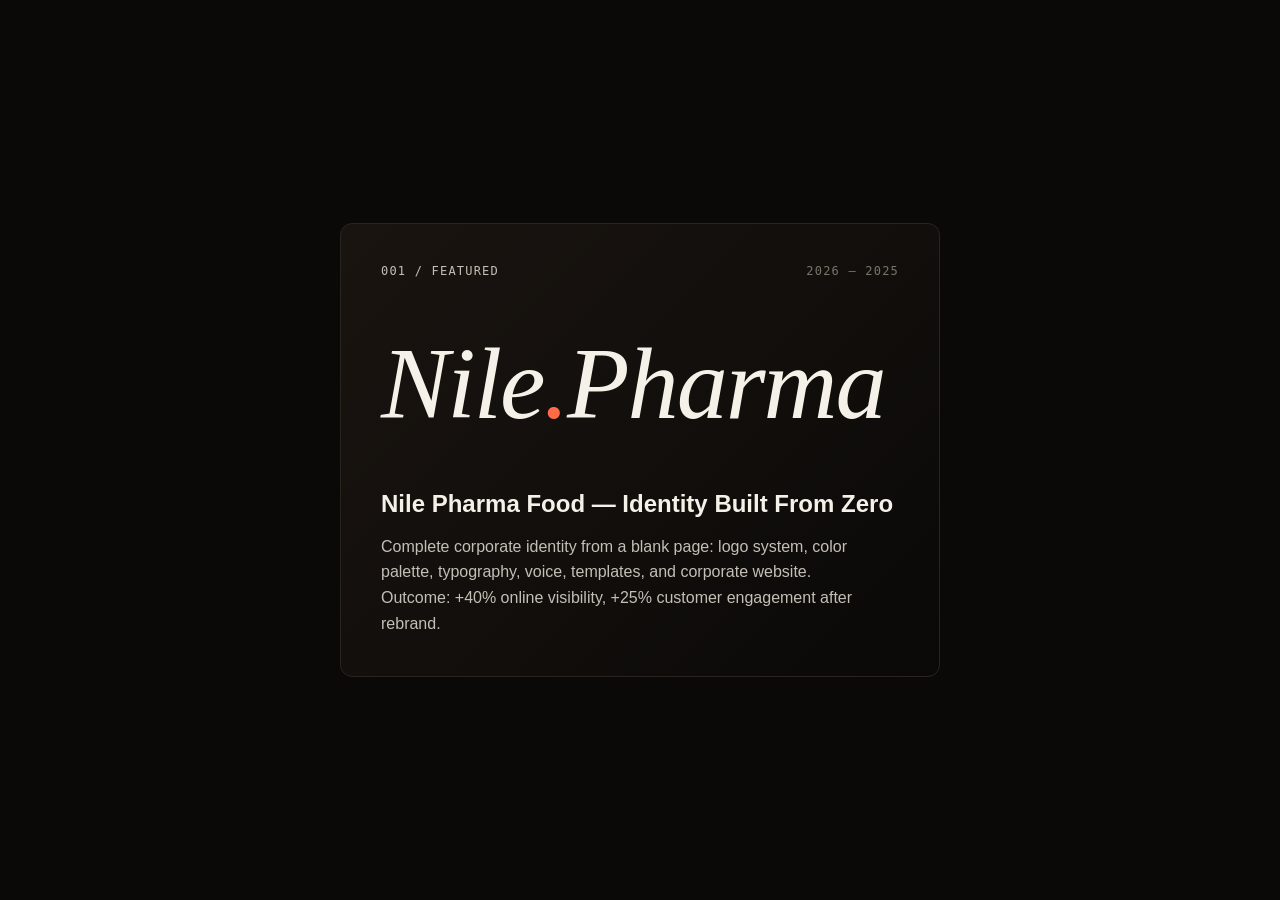
<file: project-showcase-card.html>
<!DOCTYPE html>
<html lang="en">
<head>
    <meta charset="UTF-8">
    <meta name="viewport" content="width=device-width, initial-scale=1.0">
    <title>Project Showcase Card</title>
    <style>
        * {
            margin: 0;
            padding: 0;
            box-sizing: border-box;
        }

        body {
            background: #0a0908;
            color: #f5f1e8;
            font-family: 'Inter Tight', sans-serif;
            min-height: 100vh;
            display: flex;
            align-items: center;
            justify-content: center;
            padding: 20px;
        }

        .project-card {
            position: relative;
            width: 100%;
            max-width: 600px;
            background: linear-gradient(135deg, #1a1410 0%, #0a0908 100%);
            border: 1px solid #2a241e;
            border-radius: 12px;
            padding: 40px;
            overflow: hidden;
            cursor: pointer;
            transition: all 0.3s ease;
        }

        .project-card::before {
            content: '';
            position: absolute;
            top: 0;
            left: 0;
            right: 0;
            bottom: 0;
            background-image: url('images/NPF.jpg');
            background-size: cover;
            background-position: center;
            opacity: 0;
            transition: opacity 0.5s ease;
            z-index: 1;
            border-radius: 12px;
        }

        .project-card:hover::before {
            opacity: 0.15;
        }

        .project-card:hover {
            border-color: #ff6b47;
            transform: translateY(-2px);
            box-shadow: 0 10px 30px rgba(255, 107, 71, 0.1);
        }

        .project-header {
            display: flex;
            justify-content: space-between;
            align-items: center;
            margin-bottom: 60px;
            position: relative;
            z-index: 2;
        }

        .project-corner {
            font-family: 'JetBrains Mono', monospace;
            font-size: 12px;
            letter-spacing: 0.1em;
            text-transform: uppercase;
            color: #c4bfb6;
            font-weight: 500;
        }

        .project-corner-right {
            font-family: 'JetBrains Mono', monospace;
            font-size: 12px;
            letter-spacing: 0.1em;
            text-transform: uppercase;
            color: #7a7468;
            font-weight: 500;
        }

        .project-title {
            font-family: 'Instrument Serif', serif;
            font-size: clamp(48px, 8vw, 120px);
            font-style: italic;
            line-height: 0.9;
            letter-spacing: -0.02em;
            margin-bottom: 60px;
            position: relative;
            z-index: 2;
        }

        .project-title span.accent {
            color: #ff6b47;
        }

        .project-footer {
            position: relative;
            z-index: 2;
        }

        .project-footer h3 {
            font-family: 'Inter Tight', sans-serif;
            font-size: 24px;
            font-weight: 600;
            margin-bottom: 16px;
            color: #f5f1e8;
        }

        .project-footer p {
            font-size: 16px;
            line-height: 1.6;
            color: #c4bfb6;
            max-width: 480px;
        }

        /* Interactive cursor-following image effect */
        .project-card:hover .cursor-image {
            opacity: 0.8;
            transform: scale(1);
        }

        .cursor-image {
            position: absolute;
            width: 250px;
            height: 250px;
            background-image: url('images/NPF.jpg');
            background-size: cover;
            background-position: center;
            border-radius: 50%;
            opacity: 0;
            transition: opacity 0.4s ease, transform 0.3s ease;
            pointer-events: none;
            z-index: 3;
            filter: blur(0.5px) brightness(0.9) contrast(1.1);
            mix-blend-mode: multiply;
            transform: scale(0.8);
        }

        /* Responsive adjustments */
        @media (max-width: 768px) {
            .project-card {
                padding: 30px 20px;
            }

            .project-title {
                font-size: clamp(36px, 12vw, 80px);
                margin-bottom: 40px;
            }

            .project-header {
                margin-bottom: 40px;
            }

            .cursor-image {
                width: 180px;
                height: 180px;
            }
        }
    </style>
</head>
<body>
    <div class="project-card">
        <div class="project-header">
            <span class="project-corner">001 / FEATURED</span>
            <span class="project-corner-right">2026 — 2025</span>
        </div>

        <div class="project-title">
            <span>Nile</span><span class="accent">.</span><span>Pharma</span>
        </div>

        <div class="project-footer">
            <h3>Nile Pharma Food — Identity Built From Zero</h3>
            <p>Complete corporate identity from a blank page: logo system, color palette, typography, voice, templates, and corporate website. Outcome: +40% online visibility, +25% customer engagement after rebrand.</p>
        </div>

        <div class="cursor-image"></div>
    </div>

    <script>
        // Cursor-following image effect
        const card = document.querySelector('.project-card');
        const cursorImage = document.querySelector('.cursor-image');

        card.addEventListener('mousemove', (e) => {
            const rect = card.getBoundingClientRect();
            const x = e.clientX - rect.left;
            const y = e.clientY - rect.top;

            cursorImage.style.left = `${x - 100}px`; // Center the image on cursor
            cursorImage.style.top = `${y - 100}px`;
        });

        card.addEventListener('mouseenter', () => {
            cursorImage.style.opacity = '1';
        });

        card.addEventListener('mouseleave', () => {
            cursorImage.style.opacity = '0';
        });
    </script>
</body>
</html>
</file>
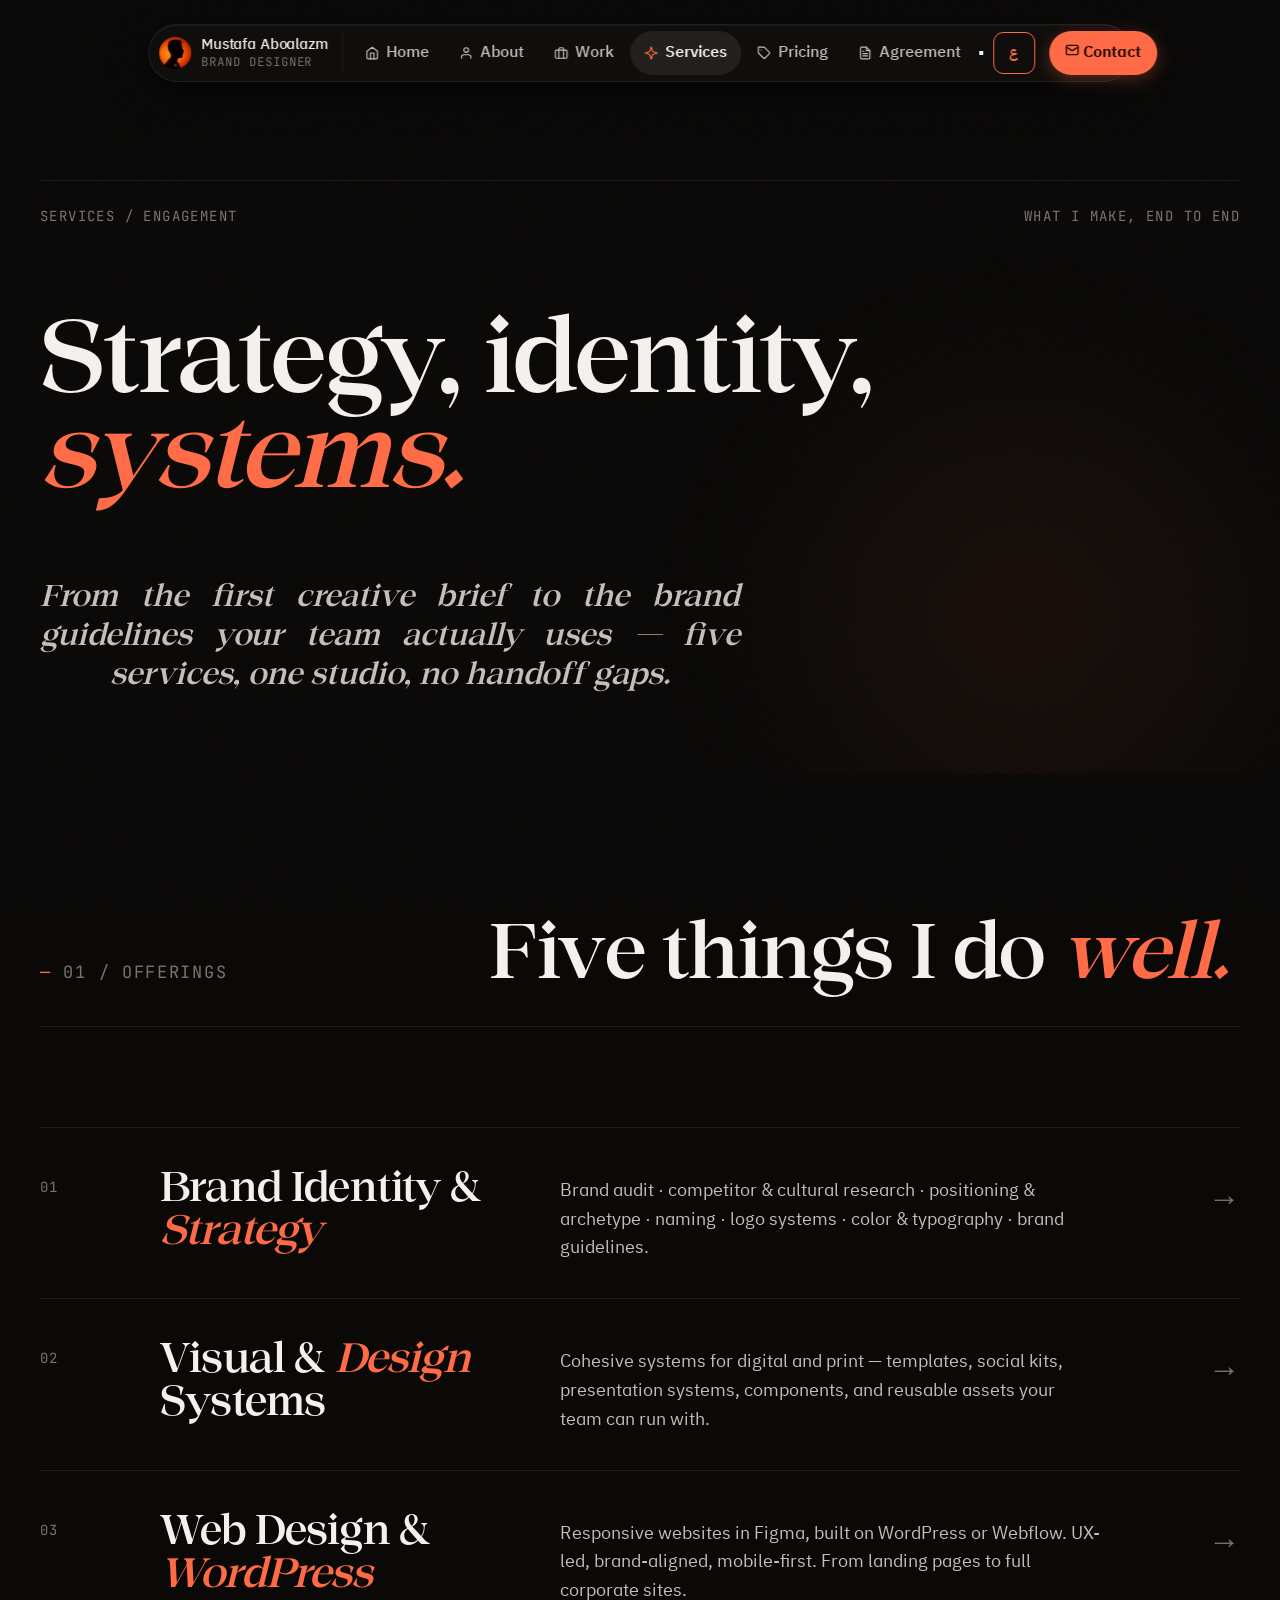
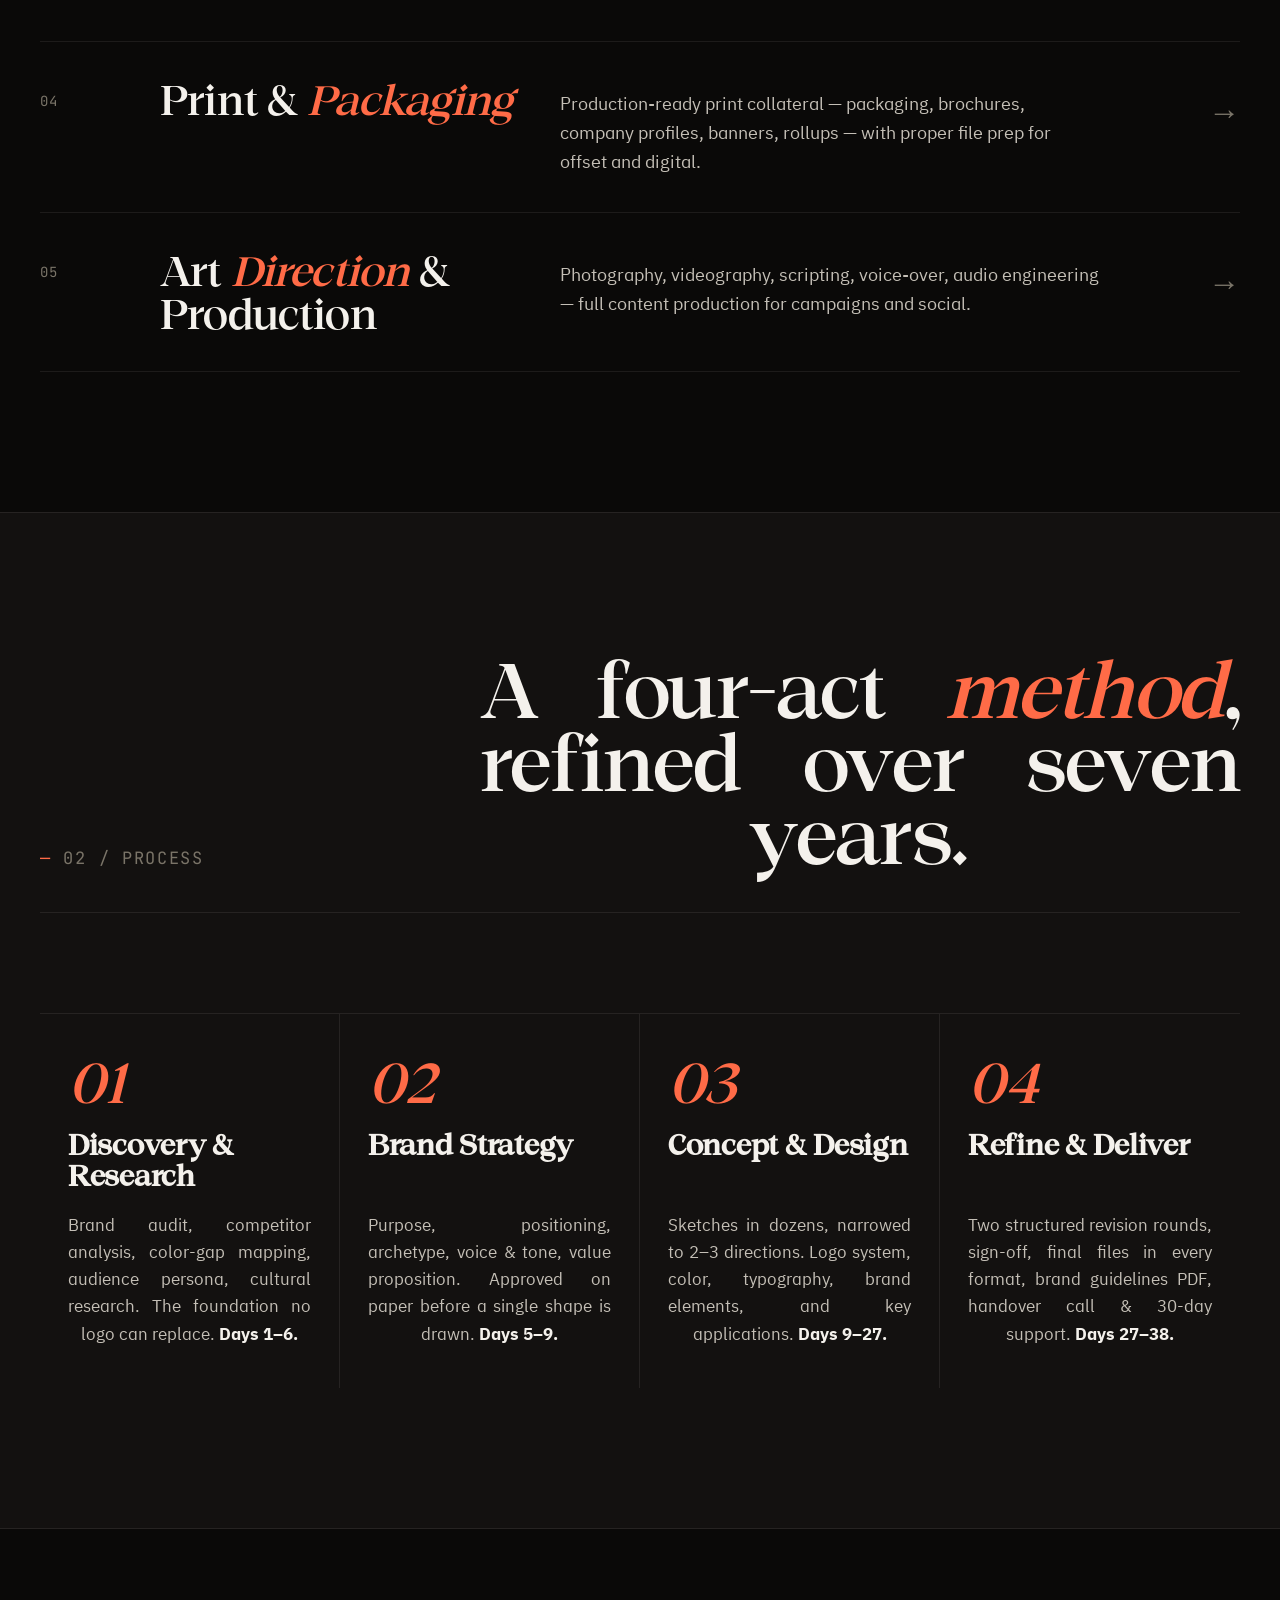
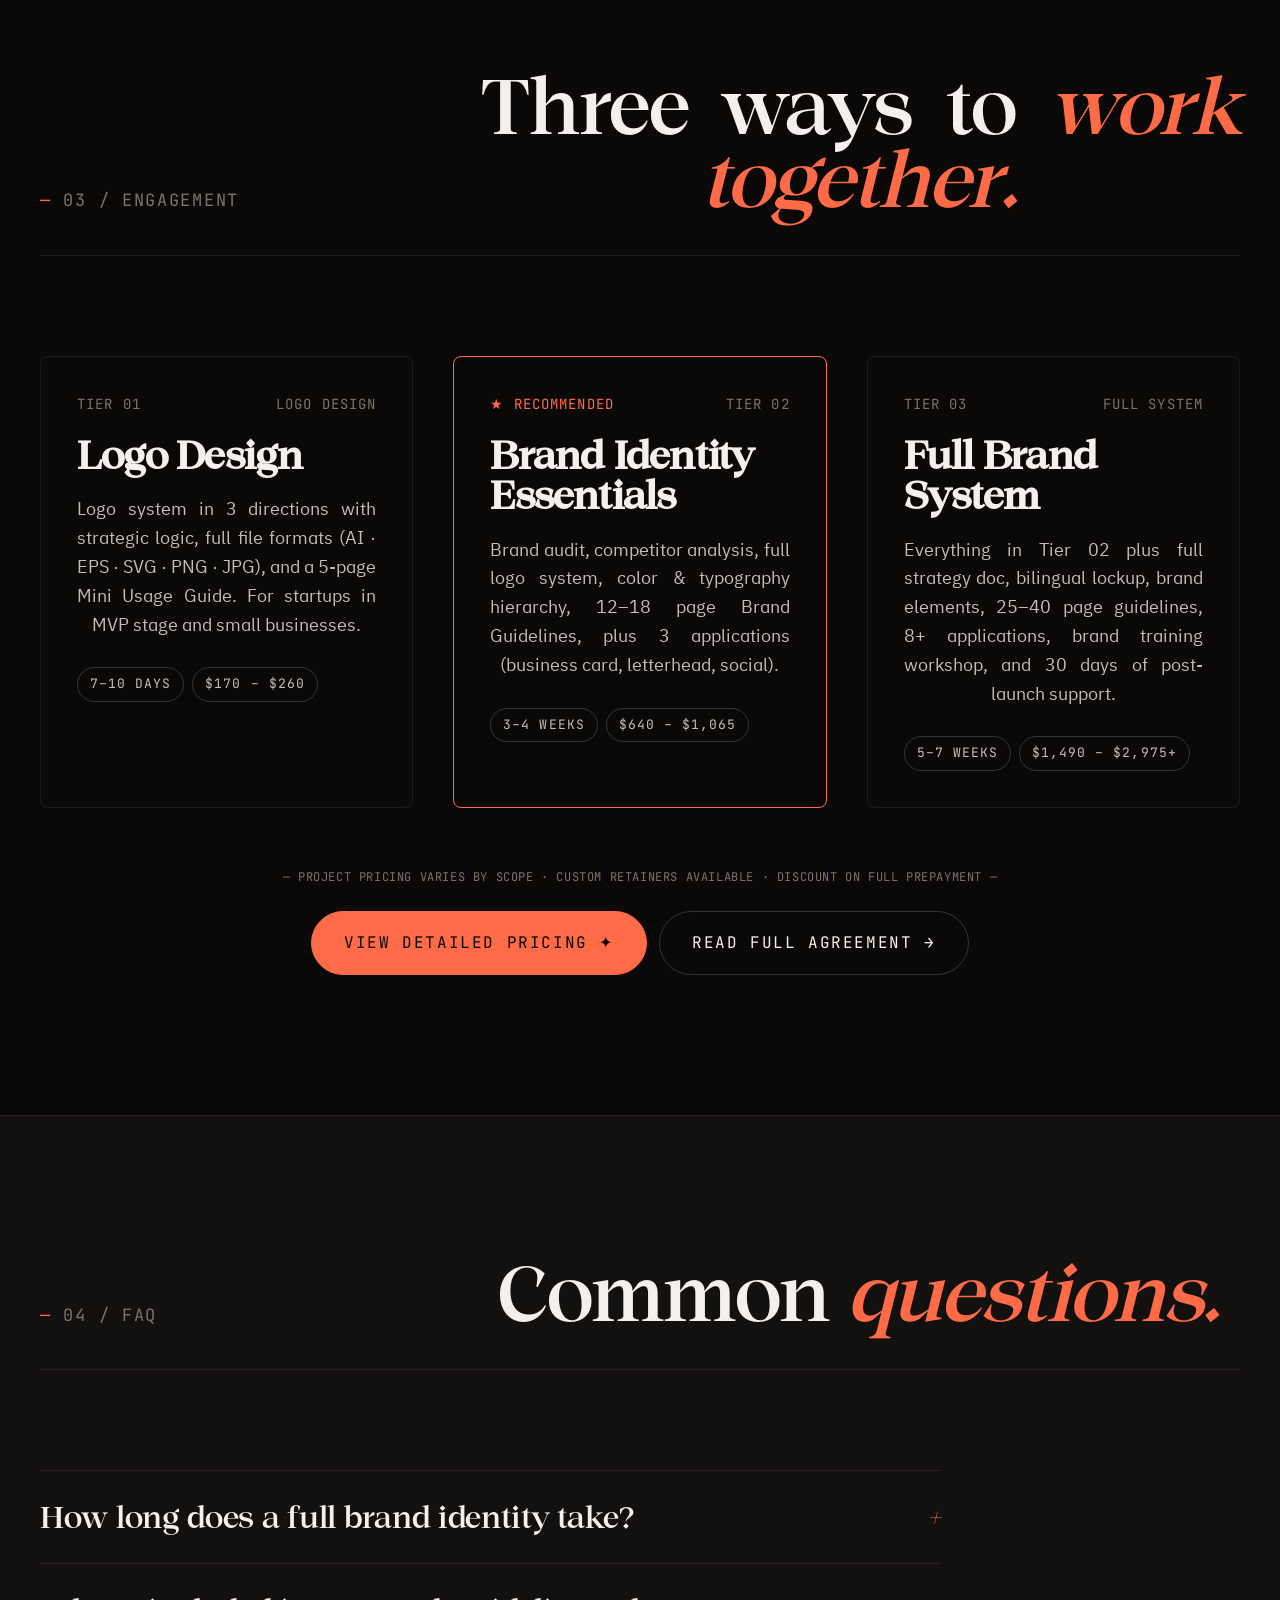
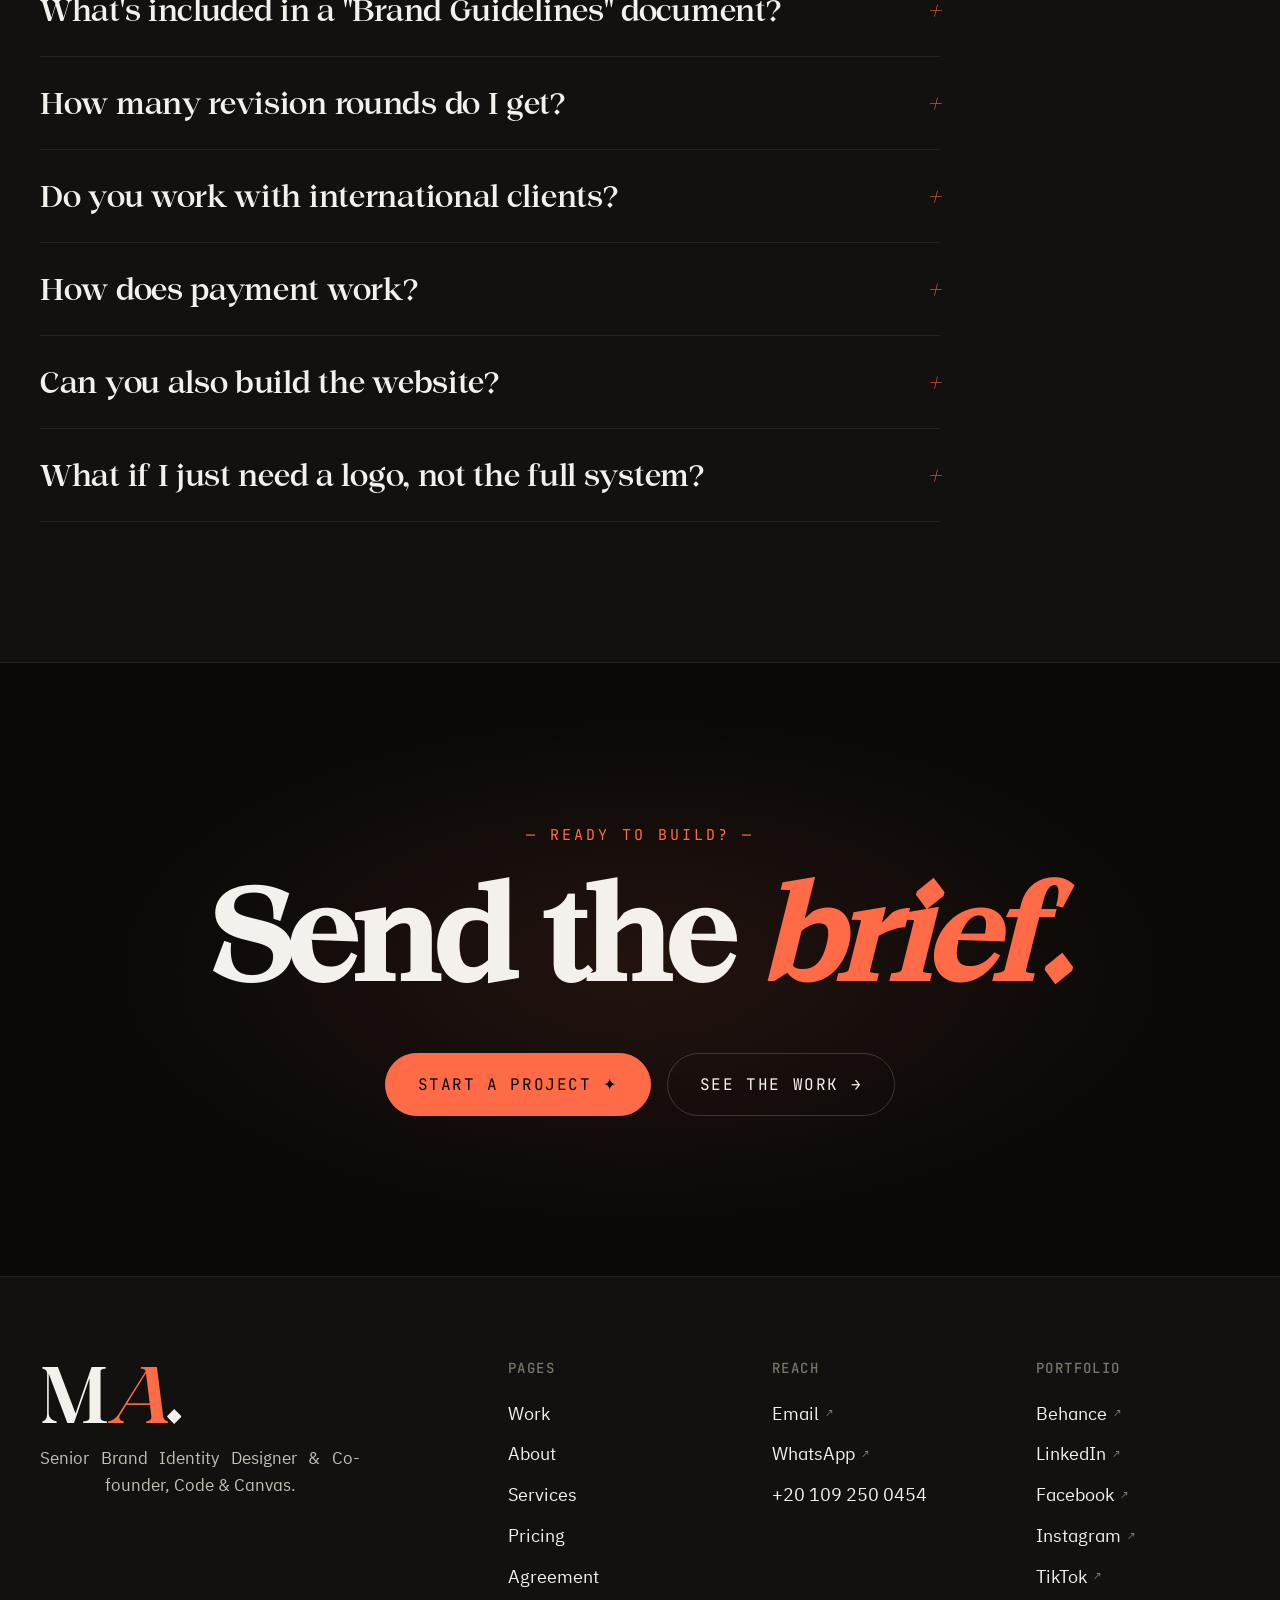
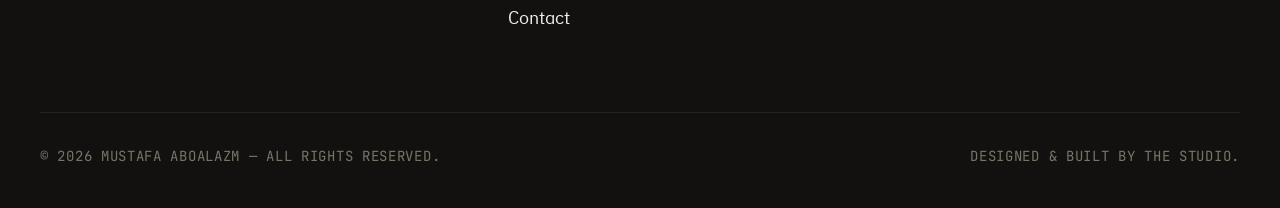
<file: services.html>
<!DOCTYPE html>
<html lang="en" dir="ltr">
<head>
<meta charset="UTF-8" />
<meta name="viewport" content="width=device-width, initial-scale=1.0" />
<title>Services — Mustafa Aboalazm</title>
<meta name="description" content="Brand identity, visual systems, web design, packaging, and art direction. Services and process for brands that take design seriously." />

<link rel="preconnect" href="https://fonts.googleapis.com" />
<link rel="preconnect" href="https://fonts.gstatic.com" crossorigin />
<link href="https://fonts.googleapis.com/css2?family=IBM+Plex+Sans+Arabic:wght@300;400;500;600;700&family=Instrument+Serif:ital@0;1&family=Inter+Tight:wght@300;400;500;600;700&family=JetBrains+Mono:wght@400;500&display=swap" rel="stylesheet" />
<link rel="stylesheet" href="styles.css" />

<style>
  /* ── Thmanyah Serif Display Font ── */
  @font-face {
    font-family: 'Thmanyah Serif Display';
    src: url('fonts/thmanyahserifdisplay-Medium.otf') format('opentype');
    font-weight: 500;
    font-style: normal;
    font-display: swap;
  }

  /* ── Apply Thmanyah to Arabic headlines ONLY ── */
  html[lang="ar"] .hero-title,
  html[lang="ar"] .section-title,
  html[lang="ar"] .service-name,
  html[lang="ar"] .step-title,
  html[lang="ar"] .project-title,
  html[lang="ar"] .faq-q,
  html[lang="ar"] .cta-title {
    font-family: 'Thmanyah Serif Display', 'IBM Plex Sans Arabic', sans-serif !important;
    font-weight: 500;
    letter-spacing: -0.02em;
  }

  /* ── Language Toggle Button ── */
  .nav-actions {
    display: flex;
    align-items: center;
    gap: 10px;
  }

  .nav-lang-btn {
    display: inline-flex;
    align-items: center;
    justify-content: center;
    width: 42px;
    height: 42px;
    border-radius: 10px;
    border: 1.5px solid var(--accent, #E8632A);
    background: transparent;
    color: var(--accent, #E8632A);
    font-family: inherit;
    font-size: 13px;
    font-weight: 700;
    cursor: pointer;
    letter-spacing: 0.04em;
    flex-shrink: 0;
    transition: background 0.22s ease, color 0.22s ease, transform 0.14s ease;
    user-select: none;
    -webkit-tap-highlight-color: transparent;
  }

  .nav-lang-btn:hover {
    background: var(--accent, #E8632A);
    color: #fff;
    transform: scale(1.05);
  }

  .nav-lang-btn:active {
    transform: scale(0.96);
  }

  html[lang="en"] .nav-lang-btn .lbl-ar { display: inline; }
  html[lang="en"] .nav-lang-btn .lbl-en { display: none;   }
  html[lang="ar"] .nav-lang-btn .lbl-ar { display: none;   }
  html[lang="ar"] .nav-lang-btn .lbl-en { display: inline; }

  /* ── Arabic font override for body text ── */
  html[lang="ar"] body,
  html[lang="ar"] .nav-brand-name,
  html[lang="ar"] .nav-brand-role,
  html[lang="ar"] .nav-link span,
  html[lang="ar"] .nav-cta span,
  html[lang="ar"] .hero-meta,
  html[lang="ar"] .hero-tagline,
  html[lang="ar"] .section-num,
  html[lang="ar"] .service-num,
  html[lang="ar"] .service-desc,
  html[lang="ar"] .step-num,
  html[lang="ar"] .step-desc,
  html[lang="ar"] .project-meta,
  html[lang="ar"] .project-desc,
  html[lang="ar"] .project-tag,
  html[lang="ar"] .faq-a,
  html[lang="ar"] .cta-eyebrow,
  html[lang="ar"] .btn,
  html[lang="ar"] .footer-brand p,
  html[lang="ar"] .footer-col h6,
  html[lang="ar"] .footer-col a,
  html[lang="ar"] .footer-bottom {
    font-family: 'IBM Plex Sans Arabic', sans-serif;
    letter-spacing: 0;
  }

  html[lang="ar"] .hero-title .arabic { display: none; }
</style>
</head>
<body data-page="services">

<nav class="nav" aria-label="Primary">
  <a href="index.html" class="nav-brand" aria-label="Home">
    <img class="nav-avatar" src="images/Avatar.png" alt="Mustafa Aboalazm" />
    <div class="nav-brand-text">
      <span class="nav-brand-name">Mustafa Aboalazm</span>
      <span class="nav-brand-role" data-i18n="nav.role">Brand Designer</span>
    </div>
  </a>
  <ul class="nav-links">
    <li><a href="index.html" class="nav-link" data-page="home"><svg viewBox="0 0 24 24" fill="none" stroke="currentColor" stroke-width="2" stroke-linecap="round" stroke-linejoin="round"><path d="m3 9 9-7 9 7v11a2 2 0 0 1-2 2H5a2 2 0 0 1-2-2z"/><polyline points="9 22 9 12 15 12 15 22"/></svg><span data-i18n="nav.home">Home</span></a></li>
    <li><a href="about.html" class="nav-link" data-page="about"><svg viewBox="0 0 24 24" fill="none" stroke="currentColor" stroke-width="2" stroke-linecap="round" stroke-linejoin="round"><path d="M20 21v-2a4 4 0 0 0-4-4H8a4 4 0 0 0-4 4v2"/><circle cx="12" cy="7" r="4"/></svg><span data-i18n="nav.about">About</span></a></li>
    <li><a href="work.html" class="nav-link" data-page="work"><svg viewBox="0 0 24 24" fill="none" stroke="currentColor" stroke-width="2" stroke-linecap="round" stroke-linejoin="round"><rect width="20" height="14" x="2" y="7" rx="2" ry="2"/><path d="M16 21V5a2 2 0 0 0-2-2h-4a2 2 0 0 0-2 2v16"/></svg><span data-i18n="nav.work">Work</span></a></li>
    <li><a href="services.html" class="nav-link active" data-page="services"><svg viewBox="0 0 24 24" fill="none" stroke="currentColor" stroke-width="2" stroke-linecap="round" stroke-linejoin="round"><path d="M9.937 15.5A2 2 0 0 0 8.5 14.063l-6.135-1.582a.5.5 0 0 1 0-.962L8.5 9.936A2 2 0 0 0 9.937 8.5l1.582-6.135a.5.5 0 0 1 .963 0L14.063 8.5A2 2 0 0 0 15.5 9.937l6.135 1.581a.5.5 0 0 1 0 .964L15.5 14.063a2 2 0 0 0-1.437 1.437l-1.582 6.135a.5.5 0 0 1-.963 0z"/></svg><span data-i18n="nav.services">Services</span></a></li>
    <li><a href="pricing.html" class="nav-link" data-page="pricing"><svg viewBox="0 0 24 24" fill="none" stroke="currentColor" stroke-width="2" stroke-linecap="round" stroke-linejoin="round"><path d="M20.59 13.41l-7.17 7.17a2 2 0 0 1-2.83 0L2 12V2h10l8.59 8.59a2 2 0 0 1 0 2.82z"/><line x1="7" y1="7" x2="7.01" y2="7"/></svg><span data-i18n="nav.pricing">Pricing</span></a></li>
    <li><a href="agreement.html" class="nav-link" data-page="agreement"><svg viewBox="0 0 24 24" fill="none" stroke="currentColor" stroke-width="2" stroke-linecap="round" stroke-linejoin="round"><path d="M14 2H6a2 2 0 0 0-2 2v16a2 2 0 0 0 2 2h12a2 2 0 0 0 2-2V8z"/><polyline points="14 2 14 8 20 8"/><line x1="16" y1="13" x2="8" y2="13"/><line x1="16" y1="17" x2="8" y2="17"/><polyline points="10 9 9 9 8 9"/></svg><span data-i18n="nav.agreement">Agreement</span></a></li>
  </ul>

  <div class="nav-actions">
    <button class="nav-menu-toggle" aria-label="Toggle menu">
      <span></span>
      <span></span>
      <span></span>
    </button>
    <button class="nav-lang-btn" id="lang-toggle" aria-label="Toggle language">
      <span class="lbl-ar">ع</span>
      <span class="lbl-en">EN</span>
    </button>
    <a href="contact.html" class="nav-cta">
      <svg viewBox="0 0 24 24" fill="none" stroke="currentColor" stroke-width="2.2" stroke-linecap="round" stroke-linejoin="round"><rect width="20" height="16" x="2" y="4" rx="2"/><path d="m22 7-8.97 5.7a1.94 1.94 0 0 1-2.06 0L2 7"/></svg>
      <span data-i18n="nav.contact">Contact</span>
    </a>
  </div>
</nav>

<header class="hero hero-sm" id="top">
  <div class="hero-meta reveal">
    <span data-i18n="services.meta1">Services / Engagement</span>
    <span data-i18n="services.meta2">What I make, end to end</span>
  </div>
  <h1 class="hero-title reveal delay-1" data-i18n-html="services.title">Strategy, identity,<br><span class="italic">systems.</span></h1>
  <p class="hero-tagline reveal delay-2" data-i18n="services.tagline" style="margin-top: 40px; max-width: 700px;">From the first creative brief to the brand guidelines your team actually uses — five services, one studio, no handoff gaps.</p>
</header>

<!-- =============== SERVICES =============== -->
<section class="section">
  <div class="section-head">
    <div class="section-num scroll-reveal" data-i18n="services.offerings.num">01 / Offerings</div>
    <h2 class="section-title scroll-reveal" data-i18n-html="services.offerings.title">Five things I do <em>well.</em></h2>
  </div>
  <div class="services-list">
    <div class="service-row scroll-reveal">
      <div class="service-num">01</div>
      <div class="service-name" data-i18n-html="services.s1.name">Brand Identity &amp; <em>Strategy</em></div>
      <div class="service-desc" data-i18n="services.s1.desc">Brand audit · competitor &amp; cultural research · positioning &amp; archetype · naming · logo systems · color &amp; typography · brand guidelines.</div>
      <div class="service-arrow">→</div>
    </div>
    <div class="service-row scroll-reveal">
      <div class="service-num">02</div>
      <div class="service-name" data-i18n-html="services.s2.name">Visual &amp; <em>Design</em> Systems</div>
      <div class="service-desc" data-i18n="services.s2.desc">Cohesive systems for digital and print — templates, social kits, presentation systems, components, and reusable assets your team can run with.</div>
      <div class="service-arrow">→</div>
    </div>
    <div class="service-row scroll-reveal">
      <div class="service-num">03</div>
      <div class="service-name" data-i18n-html="services.s3.name">Web Design &amp; <em>WordPress</em></div>
      <div class="service-desc" data-i18n="services.s3.desc">Responsive websites in Figma, built on WordPress or Webflow. UX-led, brand-aligned, mobile-first. From landing pages to full corporate sites.</div>
      <div class="service-arrow">→</div>
    </div>
    <div class="service-row scroll-reveal">
      <div class="service-num">04</div>
      <div class="service-name" data-i18n-html="services.s4.name">Print &amp; <em>Packaging</em></div>
      <div class="service-desc" data-i18n="services.s4.desc">Production-ready print collateral — packaging, brochures, company profiles, banners, rollups — with proper file prep for offset and digital.</div>
      <div class="service-arrow">→</div>
    </div>
    <div class="service-row scroll-reveal">
      <div class="service-num">05</div>
      <div class="service-name" data-i18n-html="services.s5.name">Art <em>Direction</em> &amp; Production</div>
      <div class="service-desc" data-i18n="services.s5.desc">Photography, videography, scripting, voice-over, audio engineering — full content production for campaigns and social.</div>
      <div class="service-arrow">→</div>
    </div>
  </div>
</section>

<!-- =============== PROCESS =============== -->
<section class="section section-alt">
  <div class="section-head">
    <div class="section-num scroll-reveal" data-i18n="services.process.num">02 / Process</div>
    <h2 class="section-title scroll-reveal" data-i18n-html="services.process.title">A four-act <em>method</em>, refined over seven years.</h2>
  </div>
  <div class="process-grid">
    <div class="step scroll-reveal">
      <div class="step-num">01</div>
      <h4 class="step-title" data-i18n="services.step1.title">Discovery &amp; Research</h4>
      <p class="step-desc" data-i18n-html="services.step1.desc">Brand audit, competitor analysis, color-gap mapping, audience persona, cultural research. The foundation no logo can replace. <strong style="color: var(--ink);">Days 1–6.</strong></p>
    </div>
    <div class="step scroll-reveal">
      <div class="step-num">02</div>
      <h4 class="step-title" data-i18n="services.step2.title">Brand Strategy</h4>
      <p class="step-desc" data-i18n-html="services.step2.desc">Purpose, positioning, archetype, voice &amp; tone, value proposition. Approved on paper before a single shape is drawn. <strong style="color: var(--ink);">Days 5–9.</strong></p>
    </div>
    <div class="step scroll-reveal">
      <div class="step-num">03</div>
      <h4 class="step-title" data-i18n="services.step3.title">Concept &amp; Design</h4>
      <p class="step-desc" data-i18n-html="services.step3.desc">Sketches in dozens, narrowed to 2–3 directions. Logo system, color, typography, brand elements, and key applications. <strong style="color: var(--ink);">Days 9–27.</strong></p>
    </div>
    <div class="step scroll-reveal">
      <div class="step-num">04</div>
      <h4 class="step-title" data-i18n="services.step4.title">Refine &amp; Deliver</h4>
      <p class="step-desc" data-i18n-html="services.step4.desc">Two structured revision rounds, sign-off, final files in every format, brand guidelines PDF, handover call &amp; 30-day support. <strong style="color: var(--ink);">Days 27–38.</strong></p>
    </div>
  </div>
</section>

<!-- =============== ENGAGEMENT MODEL =============== -->
<section class="section">
  <div class="section-head">
    <div class="section-num scroll-reveal" data-i18n="services.engagement.num">03 / Engagement</div>
    <h2 class="section-title scroll-reveal" data-i18n-html="services.engagement.title">Three ways to <em>work together.</em></h2>
  </div>
  <div class="project-grid" style="grid-template-columns: repeat(3, 1fr);">
    <div class="project scroll-reveal" style="border-radius: 8px; cursor: default;">
      <div class="project-info" style="padding: 36px; gap: 20px;">
        <div class="project-meta"><span data-i18n="services.tier1.meta1">Tier 01</span><span data-i18n="services.tier1.meta2">Logo Design</span></div>
        <h3 class="project-title" data-i18n="services.tier1.title">Logo Design</h3>
        <p class="project-desc" data-i18n="services.tier1.desc">Logo system in 3 directions with strategic logic, full file formats (AI · EPS · SVG · PNG · JPG), and a 5-page Mini Usage Guide. For startups in MVP stage and small businesses.</p>
        <div class="project-tags"><span class="project-tag" data-i18n="services.tier1.time">7–10 days</span><span class="project-tag" data-i18n="services.tier1.price">$170 – $260</span></div>
      </div>
    </div>
    <div class="project scroll-reveal" style="border-radius: 8px; cursor: default; border-color: var(--accent);">
      <div class="project-info" style="padding: 36px; gap: 20px;">
        <div class="project-meta"><span style="color: var(--accent);" data-i18n="services.tier2.meta1">★ Recommended</span><span data-i18n="services.tier2.meta2">Tier 02</span></div>
        <h3 class="project-title" data-i18n="services.tier2.title">Brand Identity Essentials</h3>
        <p class="project-desc" data-i18n="services.tier2.desc">Brand audit, competitor analysis, full logo system, color &amp; typography hierarchy, 12–18 page Brand Guidelines, plus 3 applications (business card, letterhead, social).</p>
        <div class="project-tags"><span class="project-tag" data-i18n="services.tier2.time">3–4 weeks</span><span class="project-tag" data-i18n="services.tier2.price">$640 – $1,065</span></div>
      </div>
    </div>
    <div class="project scroll-reveal" style="border-radius: 8px; cursor: default;">
      <div class="project-info" style="padding: 36px; gap: 20px;">
        <div class="project-meta"><span data-i18n="services.tier3.meta1">Tier 03</span><span data-i18n="services.tier3.meta2">Full System</span></div>
        <h3 class="project-title" data-i18n="services.tier3.title">Full Brand System</h3>
        <p class="project-desc" data-i18n="services.tier3.desc">Everything in Tier 02 plus full strategy doc, bilingual lockup, brand elements, 25–40 page guidelines, 8+ applications, brand training workshop, and 30 days of post-launch support.</p>
        <div class="project-tags"><span class="project-tag" data-i18n="services.tier3.time">5–7 weeks</span><span class="project-tag" data-i18n="services.tier3.price">$1,490 – $2,975+</span></div>
      </div>
    </div>
  </div>
  <p class="center mt-60 scroll-reveal" style="font-family: var(--mono); font-size: 12px; letter-spacing: 0.05em; color: var(--ink-3); text-transform: uppercase;" data-i18n="services.pricing.note">— Project pricing varies by scope · Custom retainers available · Discount on full prepayment —</p>
  <p class="center scroll-reveal" style="margin-top: 24px; display: flex; gap: 12px; justify-content: center; flex-wrap: wrap;">
    <a href="pricing.html" class="btn btn-primary" data-i18n="services.pricing.btn1">View Detailed Pricing ✦</a>
    <a href="agreement.html" class="btn btn-secondary" data-i18n="services.pricing.btn2">Read Full Agreement →</a>
  </p>
</section>

<!-- =============== FAQ =============== -->
<section class="section section-alt">
  <div class="section-head">
    <div class="section-num scroll-reveal" data-i18n="services.faq.num">04 / FAQ</div>
    <h2 class="section-title scroll-reveal" data-i18n-html="services.faq.title">Common <em>questions.</em></h2>
  </div>
  <div class="faq scroll-reveal" style="max-width: 900px;">
    <div class="faq-item">
      <div class="faq-q"><span data-i18n="services.faq.q1">How long does a full brand identity take?</span><span class="faq-toggle">+</span></div>
      <div class="faq-a" data-i18n="services.faq.a1">Roughly 5–6 weeks for a standard project — 38 days from kickoff to delivery, including discovery, strategy, two design rounds, and final files. Tighter timelines are possible at premium pricing.</div>
    </div>
    <div class="faq-item">
      <div class="faq-q"><span data-i18n="services.faq.q2">What's included in a "Brand Guidelines" document?</span><span class="faq-toggle">+</span></div>
      <div class="faq-a" data-i18n="services.faq.a2">A 20–40 page PDF covering logo usage (do's &amp; don'ts), color codes (HEX/RGB/CMYK/Pantone), typography hierarchy, spacing rules, voice &amp; tone, and ready-to-use templates. Designed for your team to apply the brand without me.</div>
    </div>
    <div class="faq-item">
      <div class="faq-q"><span data-i18n="services.faq.q3">How many revision rounds do I get?</span><span class="faq-toggle">+</span></div>
      <div class="faq-a" data-i18n="services.faq.a3">Two structured rounds are included. After that, additional revisions are billed hourly. This isn't a limit on your input — it's a structure that protects the strategy from being eroded by ad-hoc changes.</div>
    </div>
    <div class="faq-item">
      <div class="faq-q"><span data-i18n="services.faq.q4">Do you work with international clients?</span><span class="faq-toggle">+</span></div>
      <div class="faq-a" data-i18n="services.faq.a4">Yes — most communication is over email and Notion, with weekly video calls. Time zones haven't been an issue. I work in both English and Arabic, and have delivered for clients across MENA and beyond.</div>
    </div>
    <div class="faq-item">
      <div class="faq-q"><span data-i18n="services.faq.q5">How does payment work?</span><span class="faq-toggle">+</span></div>
      <div class="faq-a" data-i18n="services.faq.a5">50% deposit before kickoff, 50% before final file delivery. Payment via bank transfer, Vodafone Cash, or international wire. I don't start without the deposit and don't release final files without the balance — protects both sides.</div>
    </div>
    <div class="faq-item">
      <div class="faq-q"><span data-i18n="services.faq.q6">Can you also build the website?</span><span class="faq-toggle">+</span></div>
      <div class="faq-a" data-i18n="services.faq.a6">Yes. I design and build responsive WordPress sites (and Webflow when it fits) — from landing pages to full corporate sites. Best done as part of the same project as the brand identity, so the system stays cohesive end-to-end.</div>
    </div>
    <div class="faq-item">
      <div class="faq-q"><span data-i18n="services.faq.q7">What if I just need a logo, not the full system?</span><span class="faq-toggle">+</span></div>
      <div class="faq-a" data-i18n="services.faq.a7">I can do logo-only sprints under Tier 01, but I'll be honest: a logo without strategy is a coin flip. If budget is tight, we shrink the system — not skip the strategy.</div>
    </div>
  </div>
</section>

<section class="cta">
  <div class="cta-eyebrow scroll-reveal" data-i18n="services.cta.eyebrow">— Ready to build? —</div>
  <h2 class="cta-title scroll-reveal" data-i18n-html="services.cta.title">Send the <em>brief.</em></h2>
  <div class="cta-buttons scroll-reveal">
    <a href="contact.html" class="btn btn-primary" data-i18n="services.cta.btn1">Start a Project ✦</a>
    <a href="work.html" class="btn btn-secondary" data-i18n="services.cta.btn2">See the Work →</a>
  </div>
</section>

<footer class="footer">
  <div class="footer-grid">
    <div class="footer-brand"><div class="footer-mark">M<em>A</em>.</div><p data-i18n="footer.brand.desc">Senior Brand Identity Designer & Co-founder, Code & Canvas.</p></div>
    <div class="footer-col"><h6 data-i18n="footer.pages">Pages</h6><ul><li><a href="work.html" data-i18n="nav.work">Work</a></li><li><a href="about.html" data-i18n="nav.about">About</a></li><li><a href="services.html" data-i18n="nav.services">Services</a></li><li><a href="pricing.html" data-i18n="nav.pricing">Pricing</a></li><li><a href="agreement.html" data-i18n="nav.agreement">Agreement</a></li><li><a href="contact.html" data-i18n="nav.contact">Contact</a></li></ul></div>
    <div class="footer-col"><h6 data-i18n="footer.reach">Reach</h6><ul><li><a href="mailto:Mustafaaboalazm@mail.ru">Email <span class="arrow">↗</span></a></li><li><a href="https://wa.me/201092500454" target="_blank" rel="noopener">WhatsApp <span class="arrow">↗</span></a></li><li><a href="tel:+201092500454">+20 109 250 0454</a></li></ul></div>
    <div class="footer-col"><h6 data-i18n="footer.portfolio">Portfolio</h6><ul><li><a href="https://www.behance.net/aboalazm" target="_blank" rel="noopener">Behance <span class="arrow">↗</span></a></li><li><a href="https://www.linkedin.com/in/aboalazm" target="_blank" rel="noopener">LinkedIn <span class="arrow">↗</span></a></li><li><a href="https://www.facebook.com/3boalazm" target="_blank" rel="noopener">Facebook <span class="arrow">↗</span></a></li><li><a href="https://www.instagram.com/3boalazm" target="_blank" rel="noopener">Instagram <span class="arrow">↗</span></a></li><li><a href="https://www.tiktok.com/@mustafaaboalazm" target="_blank" rel="noopener">TikTok <span class="arrow">↗</span></a></li></ul></div>
  </div>
  <div class="footer-bottom"><span data-i18n="footer.copyright">© 2026 Mustafa Aboalazm — All rights reserved.</span><span data-i18n="footer.credit">Designed & built by the studio.</span></div>
</footer>

<script src="scripts.js"></script>

<!-- =============== i18n LANGUAGE SYSTEM =============== -->
<script>
(function () {
  const T = {
    en: {
      /* Nav */
      'nav.role': 'Brand Designer', 'nav.home': 'Home', 'nav.about': 'About', 'nav.work': 'Work',
      'nav.services': 'Services', 'nav.pricing': 'Pricing', 'nav.contact': 'Contact',

      /* Services Page */
      'services.meta1': 'Services / Engagement',
      'services.meta2': 'What I make, end to end',
      'services.title': 'Strategy, identity,<br><span class="italic">systems.</span>',
      'services.tagline': 'From the first creative brief to the brand guidelines your team actually uses — five services, one studio, no handoff gaps.',

      /* Offerings */
      'services.offerings.num': '01 / Offerings',
      'services.offerings.title': 'Five things I do <em>well.</em>',
      'services.s1.name': 'Brand Identity &amp; <em>Strategy</em>',
      'services.s1.desc': 'Brand audit · competitor &amp; cultural research · positioning &amp; archetype · naming · logo systems · color &amp; typography · brand guidelines.',
      'services.s2.name': 'Visual &amp; <em>Design</em> Systems',
      'services.s2.desc': 'Cohesive systems for digital and print — templates, social kits, presentation systems, components, and reusable assets your team can run with.',
      'services.s3.name': 'Web Design &amp; <em>WordPress</em>',
      'services.s3.desc': 'Responsive websites in Figma, built on WordPress or Webflow. UX-led, brand-aligned, mobile-first. From landing pages to full corporate sites.',
      'services.s4.name': 'Print &amp; <em>Packaging</em>',
      'services.s4.desc': 'Production-ready print collateral — packaging, brochures, company profiles, banners, rollups — with proper file prep for offset and digital.',
      'services.s5.name': 'Art <em>Direction</em> &amp; Production',
      'services.s5.desc': 'Photography, videography, scripting, voice-over, audio engineering — full content production for campaigns and social.',

      /* Process */
      'services.process.num': '02 / Process',
      'services.process.title': 'A four-act <em>method</em>, refined over seven years.',
      'services.step1.title': 'Discovery &amp; Research',
      'services.step1.desc': 'Brand audit, competitor analysis, color-gap mapping, audience persona, cultural research. The foundation no logo can replace. <strong style="color: var(--ink);">Days 1–6.</strong>',
      'services.step2.title': 'Brand Strategy',
      'services.step2.desc': 'Purpose, positioning, archetype, voice &amp; tone, value proposition. Approved on paper before a single shape is drawn. <strong style="color: var(--ink);">Days 5–9.</strong>',
      'services.step3.title': 'Concept &amp; Design',
      'services.step3.desc': 'Sketches in dozens, narrowed to 2–3 directions. Logo system, color, typography, brand elements, and key applications. <strong style="color: var(--ink);">Days 9–27.</strong>',
      'services.step4.title': 'Refine &amp; Deliver',
      'services.step4.desc': 'Two structured revision rounds, sign-off, final files in every format, brand guidelines PDF, handover call &amp; 30-day support. <strong style="color: var(--ink);">Days 27–38.</strong>',

      /* Engagement Tiers */
      'services.engagement.num': '03 / Engagement',
      'services.engagement.title': 'Three ways to <em>work together.</em>',
      'services.tier1.meta1': 'Tier 01',
      'services.tier1.meta2': 'Logo Design',
      'services.tier1.title': 'Logo Design',
      'services.tier1.desc': 'Logo system in 3 directions with strategic logic, full file formats (AI · EPS · SVG · PNG · JPG), and a 5-page Mini Usage Guide. For startups in MVP stage and small businesses.',
      'services.tier1.time': '7–10 days',
      'services.tier1.price': '$170 – $260',
      'services.tier2.meta1': '★ Recommended',
      'services.tier2.meta2': 'Tier 02',
      'services.tier2.title': 'Brand Identity Essentials',
      'services.tier2.desc': 'Brand audit, competitor analysis, full logo system, color &amp; typography hierarchy, 12–18 page Brand Guidelines, plus 3 applications (business card, letterhead, social).',
      'services.tier2.time': '3–4 weeks',
      'services.tier2.price': '$640 – $1,065',
      'services.tier3.meta1': 'Tier 03',
      'services.tier3.meta2': 'Full System',
      'services.tier3.title': 'Full Brand System',
      'services.tier3.desc': 'Everything in Tier 02 plus full strategy doc, bilingual lockup, brand elements, 25–40 page guidelines, 8+ applications, brand training workshop, and 30 days of post-launch support.',
      'services.tier3.time': '5–7 weeks',
      'services.tier3.price': '$1,490 – $2,975+',
      'services.pricing.note': '— Project pricing varies by scope · Custom retainers available · Discount on full prepayment —',
      'services.pricing.btn1': 'View Detailed Pricing ✦',
      'services.pricing.btn2': 'Read Full Agreement →',

      /* FAQ */
      'services.faq.num': '04 / FAQ',
      'services.faq.title': 'Common <em>questions.</em>',
      'services.faq.q1': 'How long does a full brand identity take?',
      'services.faq.a1': 'Roughly 5–6 weeks for a standard project — 38 days from kickoff to delivery, including discovery, strategy, two design rounds, and final files. Tighter timelines are possible at premium pricing.',
      'services.faq.q2': 'What\'s included in a "Brand Guidelines" document?',
      'services.faq.a2': 'A 20–40 page PDF covering logo usage (do\'s &amp; don\'ts), color codes (HEX/RGB/CMYK/Pantone), typography hierarchy, spacing rules, voice &amp; tone, and ready-to-use templates. Designed for your team to apply the brand without me.',
      'services.faq.q3': 'How many revision rounds do I get?',
      'services.faq.a3': 'Two structured rounds are included. After that, additional revisions are billed hourly. This isn\'t a limit on your input — it\'s a structure that protects the strategy from being eroded by ad-hoc changes.',
      'services.faq.q4': 'Do you work with international clients?',
      'services.faq.a4': 'Yes — most communication is over email and Notion, with weekly video calls. Time zones haven\'t been an issue. I work in both English and Arabic, and have delivered for clients across MENA and beyond.',
      'services.faq.q5': 'How does payment work?',
      'services.faq.a5': '50% deposit before kickoff, 50% before final file delivery. Payment via bank transfer, Vodafone Cash, or international wire. I don\'t start without the deposit and don\'t release final files without the balance — protects both sides.',
      'services.faq.q6': 'Can you also build the website?',
      'services.faq.a6': 'Yes. I design and build responsive WordPress sites (and Webflow when it fits) — from landing pages to full corporate sites. Best done as part of the same project as the brand identity, so the system stays cohesive end-to-end.',
      'services.faq.q7': 'What if I just need a logo, not the full system?',
      'services.faq.a7': 'I can do logo-only sprints under Tier 01, but I\'ll be honest: a logo without strategy is a coin flip. If budget is tight, we shrink the system — not skip the strategy.',

      /* CTA */
      'services.cta.eyebrow': '— Ready to build? —',
      'services.cta.title': 'Send the <em>brief.</em>',
      'services.cta.btn1': 'Start a Project ✦',
      'services.cta.btn2': 'See the Work →',

      /* Footer */
      'footer.brand.desc': 'Senior Brand Identity Designer & Co-founder, Code & Canvas.',
      'footer.pages': 'Pages',
      'footer.reach': 'Reach',
      'footer.portfolio': 'Portfolio',
      'footer.copyright': '© 2026 Mustafa Aboalazm — All rights reserved.',
      'footer.credit': 'Designed & built by the studio.',
    },

    ar: {
      /* Nav */
      'nav.role': 'مصمم هوية بصرية',
      'nav.home': 'الرئيسية',
      'nav.about': 'عني',
      'nav.work': 'أعمالي',
      'nav.services': 'الخدمات',
      'nav.pricing': 'الأسعار',
      'nav.contact': 'تواصل',

      /* Services Page */
      'services.meta1': 'الخدمات / نماذج التعاون',
      'services.meta2': 'ما أصنعه، من البداية للنهاية',
      'services.title': 'استراتيجية وهوية و<em>أنظمة.</em>',
      'services.tagline': 'من أول مختصر إبداعي إلى دليل الهوية الذي يستخدمه فريقك فعليًا — خمس خدمات، استوديو واحد، بلا فجوات في التسليم.',

      /* Offerings */
      'services.offerings.num': '01 / الخدمات',
      'services.offerings.title': 'خمسة أشياء أتقنها <em>جيدًا.</em>',
      'services.s1.name': 'هوية بصرية و<em>استراتيجية</em>',
      'services.s1.desc': 'تدقيق العلامة · البحث التنافسي والثقافي · التموضع والنماذج الأصلية · التسمية · أنظمة الشعارات · الألوان والطباعة · أدلة الهوية.',
      'services.s2.name': 'أنظمة التصميم و<em>البصرية</em>',
      'services.s2.desc': 'أنظمة متماسكة للطباعة والرقمية — قوالب وحزم وسائل التواصل وأنظمة العرض والمكونات والأصول القابلة لإعادة الاستخدام التي يمكن لفريقك العمل بها.',
      'services.s3.name': 'تصميم الويب و<em>ووردبريس</em>',
      'services.s3.desc': 'مواقع سريعة الاستجابة في Figma، مبنية على WordPress أو Webflow. موجهة نحو تجربة المستخدم، متوافقة مع العلامة التجارية، متعددة الأجهزة. من صفحات الهبوط إلى المواقع المؤسسية الكاملة.',
      'services.s4.name': 'الطباعة و<em>التغليف</em>',
      'services.s4.desc': 'مواد تسويقية طباعية جاهزة للإنتاج — التغليف والكتيبات وملفات الشركة واللافتات واللفات — مع إعداد الملفات المناسب للطباعة الحجرية والرقمية.',
      'services.s5.name': 'الإدارة الفنية و<em>الإنتاج</em>',
      'services.s5.desc': 'التصوير والفيديو والكتابة والتعليق الصوتي وهندسة الصوت — إنتاج محتوى كامل للحملات والوسائل الاجتماعية.',

      /* Process */
      'services.process.num': '02 / الطريقة',
      'services.process.title': 'منهج <em>من أربع مراحل</em>، محسّن على مدى سبع سنوات.',
      'services.step1.title': 'الاستكشاف والبحث',
      'services.step1.desc': 'تدقيق العلامة وتحليل المنافسين ورسم فجوات الألوان وشخصية الجمهور والبحث الثقافي. الأساس الذي لا يمكن لأي شعار أن يحل محله. <strong style="color: var(--ink);">الأيام 1–6.</strong>',
      'services.step2.title': 'استراتيجية العلامة',
      'services.step2.desc': 'الهدف والتموضع والنموذج الأصلي والصوت والنبرة والقيمة المقترحة. موافق عليه على الورق قبل رسم شكل واحد. <strong style="color: var(--ink);">الأيام 5–9.</strong>',
      'services.step3.title': 'المفهوم والتصميم',
      'services.step3.desc': 'رسوم بالعشرات، مضيقة إلى 2–3 اتجاهات. نظام الشعار واللون والطباعة وعناصر العلامة والتطبيقات الرئيسية. <strong style="color: var(--ink);">الأيام 9–27.</strong>',
      'services.step4.title': 'التحسين والتسليم',
      'services.step4.desc': 'جولتا مراجعة منظمتان والموافقة والملفات النهائية بكل شكل وملف PDF لدليل الهوية واستدعاء التسليم والدعم لمدة 30 يومًا. <strong style="color: var(--ink);">الأيام 27–38.</strong>',

      /* Engagement Tiers */
      'services.engagement.num': '03 / نماذج التعاون',
      'services.engagement.title': 'ثلاث طرق <em>للعمل معًا.</em>',
      'services.tier1.meta1': 'المستوى 01',
      'services.tier1.meta2': 'تصميم الشعار',
      'services.tier1.title': 'تصميم الشعار',
      'services.tier1.desc': 'نظام شعار في 3 اتجاهات بمنطق استراتيجي وصيغ ملفات كاملة (AI · EPS · SVG · PNG · JPG) وقائمة استخدام مصغرة من 5 صفحات. لبدء التشغيل في مرحلة MVP والشركات الصغيرة.',
      'services.tier1.time': '7–10 أيام',
      'services.tier1.price': '170 – 260 دولار',
      'services.tier2.meta1': '★ موصى به',
      'services.tier2.meta2': 'المستوى 02',
      'services.tier2.title': 'أساسيات هوية العلامة التجارية',
      'services.tier2.desc': 'تدقيق العلامة وتحليل المنافسين ونظام شعار كامل وتسلسل هرمي الألوان والطباعة وأدلة الهوية من 12-18 صفحة بالإضافة إلى 3 تطبيقات (بطاقة عمل وورقة رسمية ووسائل تواصل).',
      'services.tier2.time': '3–4 أسابيع',
      'services.tier2.price': '640 – 1,065 دولار',
      'services.tier3.meta1': 'المستوى 03',
      'services.tier3.meta2': 'نظام كامل',
      'services.tier3.title': 'نظام العلامة التجارية الكامل',
      'services.tier3.desc': 'كل شيء في المستوى 02 بالإضافة إلى وثيقة الاستراتيجية الكاملة وحجز ثنائي اللغة وعناصر العلامة وأدلة من 25–40 صفحة و8+ تطبيقات وورشة عمل تدريب على العلامة التجارية ودعم مدته 30 يومًا بعد الإطلاق.',
      'services.tier3.time': '5–7 أسابيع',
      'services.tier3.price': '1,490 – 2,975+ دولار',
      'services.pricing.note': '— يختلف سعر المشروع حسب النطاق · اتفاقات محبوسة مخصصة متاحة · خصم على الدفع المقدم الكامل —',
      'services.pricing.btn1': '← عرض التسعير المفصل',
      'services.pricing.btn2': '← اقرأ الاتفاقية الكاملة',

      /* FAQ */
      'services.faq.num': '04 / أسئلة شائعة',
      'services.faq.title': '<em>أسئلة</em> شائعة.',
      'services.faq.q1': 'كم من الوقت يستغرق بناء هوية علامة تجارية كاملة؟',
      'services.faq.a1': 'تقريبًا 5–6 أسابيع لمشروع قياسي — 38 يومًا من الانطلاق إلى التسليم، بما في ذلك الاستكشاف والاستراتيجية وجولتا تصميم والملفات النهائية. الجداول الزمنية الأضيق ممكنة بتسعير متميز.',
      'services.faq.q2': 'ما الذي يتضمنه وثيقة "إرشادات العلامة التجارية"؟',
      'services.faq.a2': 'ملف PDF من 20–40 صفحة يغطي استخدام الشعار (المسموح والممنوع) وأكواد الألوان (HEX/RGB/CMYK/Pantone) والتسلسل الهرمي للطباعة وقواعد المسافات والصوت والنبرة والقوالب الجاهزة للاستخدام. مصمم لفريقك لتطبيق العلامة التجارية بدوني.',
      'services.faq.q3': 'كم عدد جولات المراجعة التي أحصل عليها؟',
      'services.faq.a3': 'يتم تضمين جولتين منظمتين. بعد ذلك، يتم بيع المراجعات الإضافية بالساعة. هذا ليس حدًا لمدخلاتك — إنها بنية تحمي الاستراتيجية من التآكل من خلال التغييرات غير المحددة مسبقًا.',
      'services.faq.q4': 'هل تعمل مع عملاء دوليين؟',
      'services.faq.a4': 'نعم — معظم الاتصالات عبر البريد الإلكتروني وNotion مع مكالمات فيديو أسبوعية. لم تكن المناطق الزمنية مشكلة. أعمل باللغة الإنجليزية والعربية وقد سلمت لعملاء في منطقة الشرق الأوسط وشمال أفريقيا وما وراءها.',
      'services.faq.q5': 'كيف يعمل الدفع؟',
      'services.faq.a5': 'إيداع بنسبة 50% قبل الانطلاق و50% قبل تسليم الملفات النهائية. الدفع عن طريق التحويل البنكي أو فودافون كاش أو التحويل السلكي الدولي. لا أبدأ بدون الإيداع ولا أفرج عن الملفات النهائية بدون الرصيد — يحمي كلا الجانبين.',
      'services.faq.q6': 'هل يمكنك أيضًا بناء الموقع؟',
      'services.faq.a6': 'نعم. أصمم وأبني مواقع WordPress سريعة الاستجابة (وWebflow عندما يناسب) — من صفحات الهبوط إلى المواقع المؤسسية الكاملة. يتم القيام به بشكل أفضل كجزء من نفس المشروع مثل هوية العلامة التجارية، بحيث يبقى النظام متماسكًا من البداية إلى النهاية.',
      'services.faq.q7': 'ماذا لو احتجت إلى شعار فقط، وليس النظام الكامل؟',
      'services.faq.a7': 'يمكنني القيام بسباقات شعار فقط تحت المستوى 01، لكن سأكون صادقًا: شعار بدون استراتيجية هو رمية عملة معدنية. إذا كانت الميزانية ضيقة، نقلص النظام — لا نتجاوز الاستراتيجية.',

      /* CTA */
      'services.cta.eyebrow': '— هل أنت مستعد للبناء؟ —',
      'services.cta.title': 'أرسل <em>المختصر.</em>',
      'services.cta.btn1': 'ابدأ مشروعك ✦',
      'services.cta.btn2': '← شاهد الأعمال',

      /* Footer */
      'footer.brand.desc': 'مصمم هوية بصرية أول ومؤسس مشارك لـ Code & Canvas.',
      'footer.pages': 'الصفحات',
      'footer.reach': 'تواصل معي',
      'footer.portfolio': 'المحفظة',
      'footer.copyright': '© 2026 مصطفى أبوالعزم — جميع الحقوق محفوظة.',
      'footer.credit': 'تصميم وتطوير الاستوديو.',
    }
  };

  function applyLang(lang) {
    const dict = T[lang];
    if (!dict) return;
    document.querySelectorAll('[data-i18n]').forEach(el => {
      const key = el.getAttribute('data-i18n');
      if (dict[key] !== undefined) el.textContent = dict[key];
    });
    document.querySelectorAll('[data-i18n-html]').forEach(el => {
      const key = el.getAttribute('data-i18n-html');
      if (dict[key] !== undefined) el.innerHTML = dict[key];
    });
    document.documentElement.setAttribute('lang', lang);
    document.documentElement.setAttribute('dir', lang === 'ar' ? 'rtl' : 'ltr');
    try { localStorage.setItem('preferred-lang', lang); } catch (_) {}
  }

  const btn = document.getElementById('lang-toggle');
  if (btn) {
    btn.addEventListener('click', function () {
      const current = document.documentElement.getAttribute('lang') || 'en';
      applyLang(current === 'en' ? 'ar' : 'en');
    });
  }

  try {
    const saved = localStorage.getItem('preferred-lang');
    if (saved) applyLang(saved);
  } catch (_) {}
})();
</script>
</body>
</html>
</file>
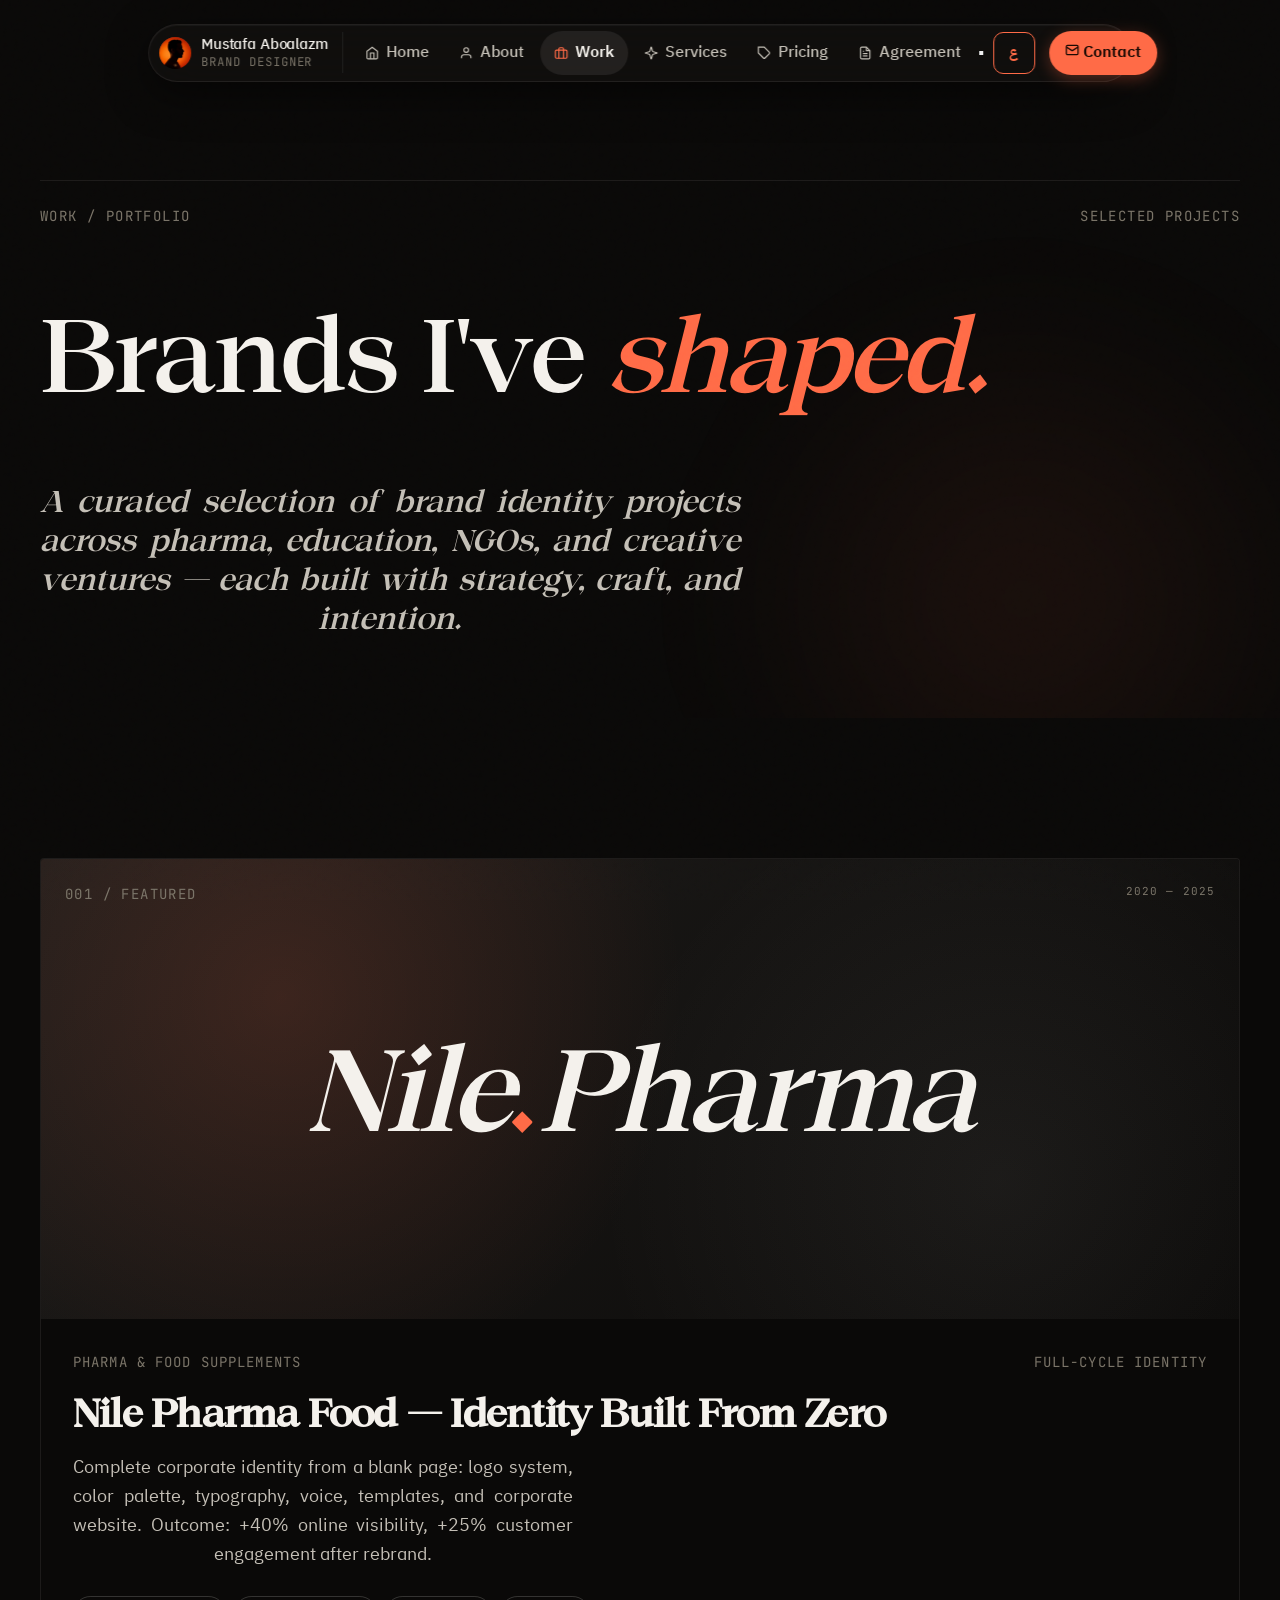
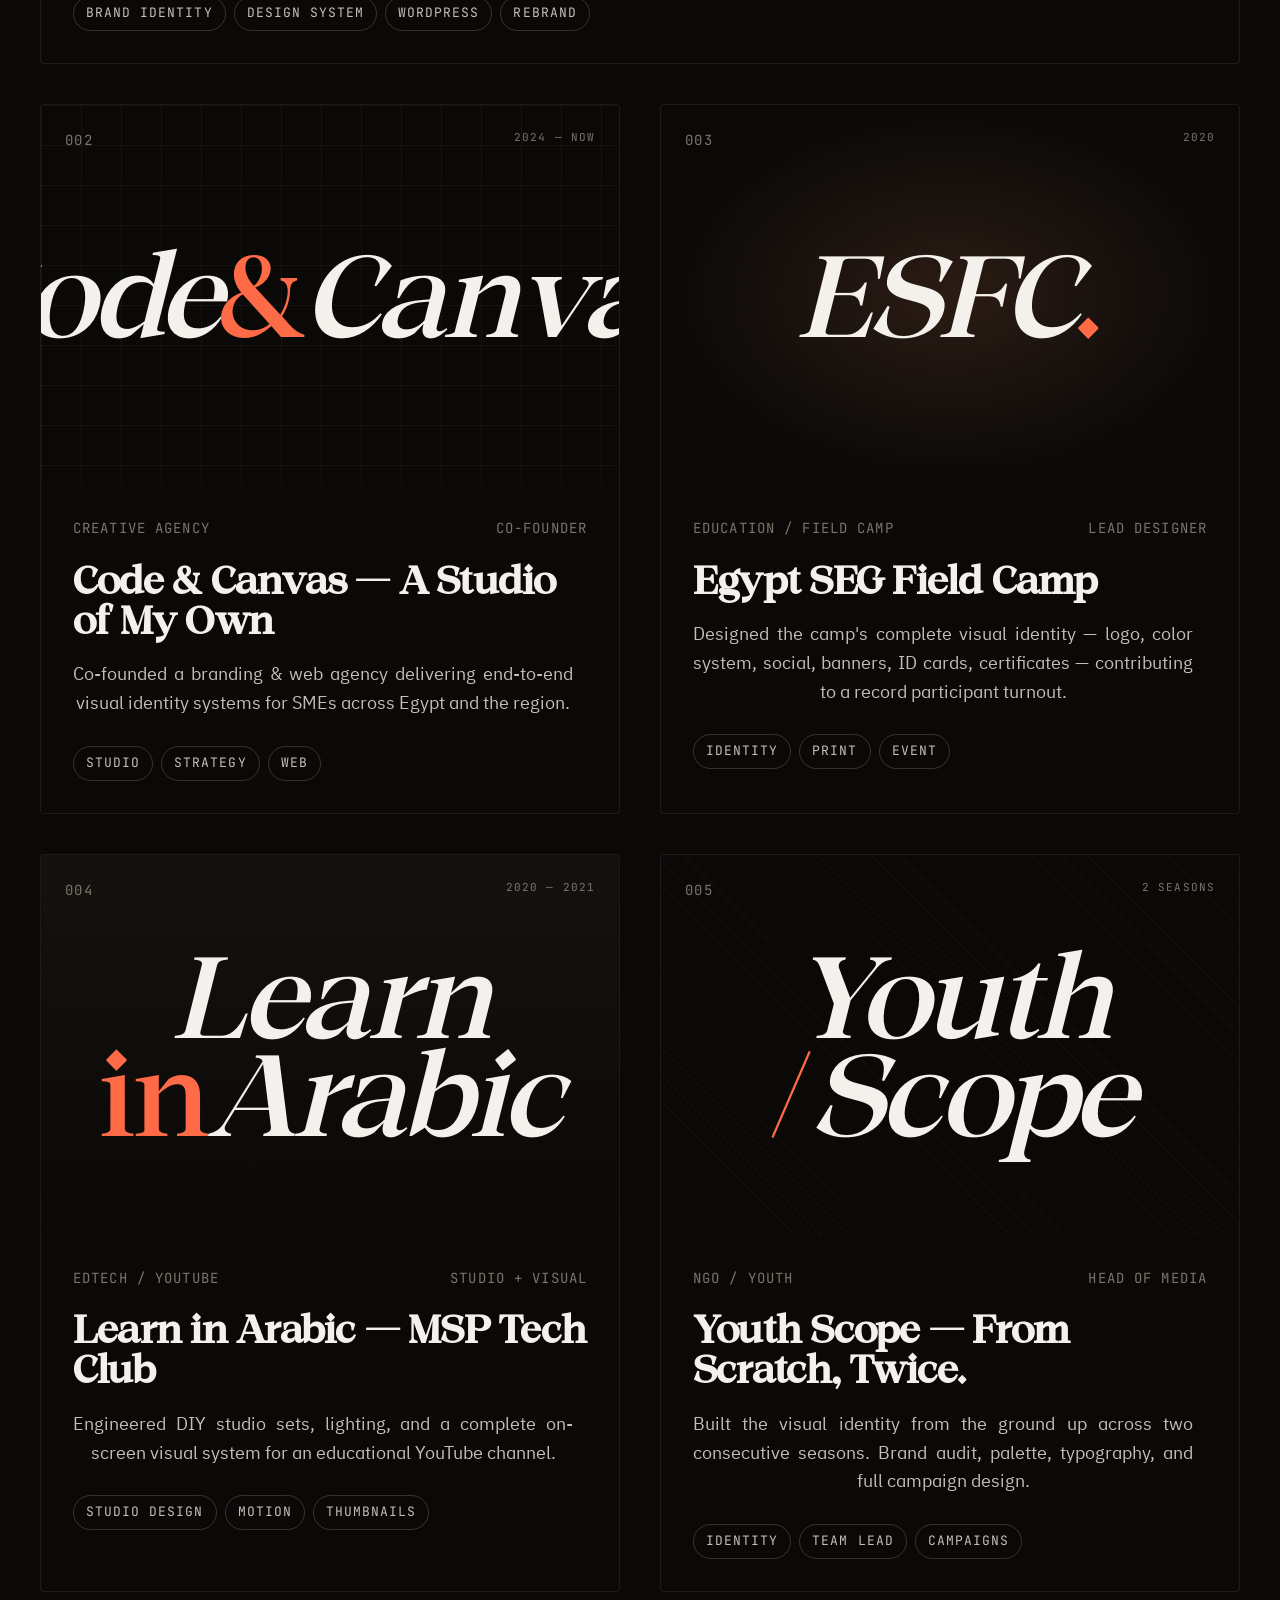
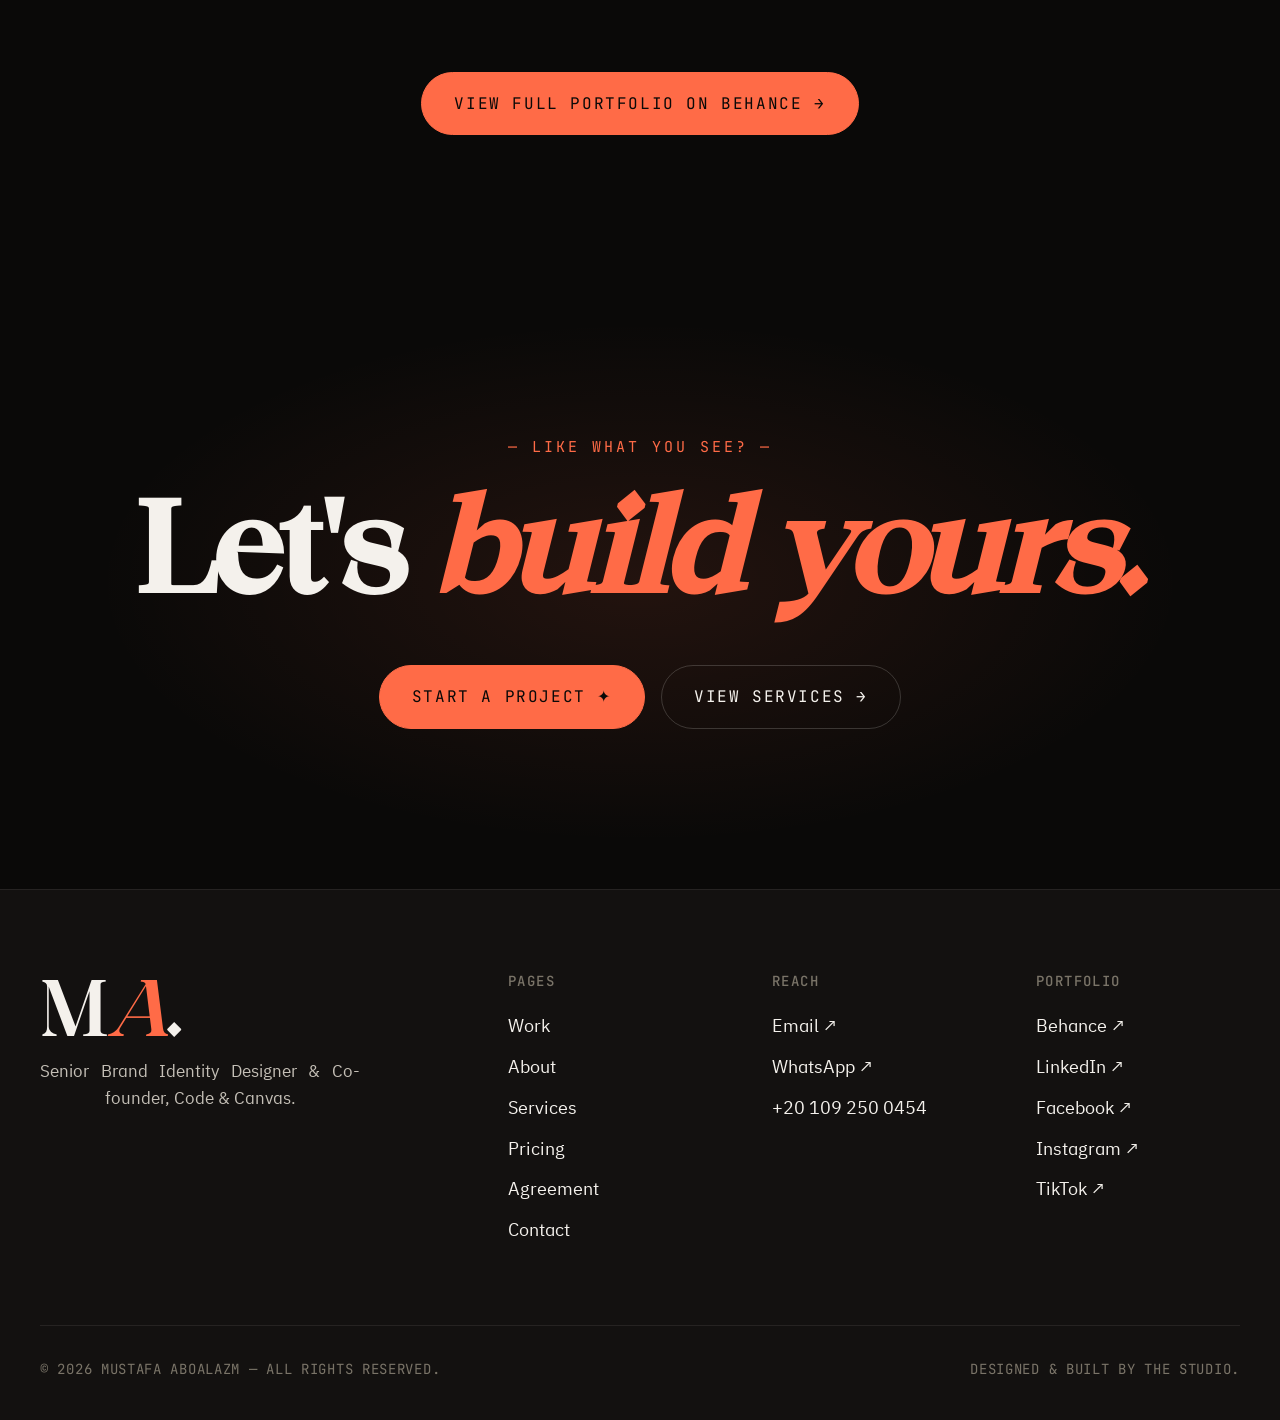
<file: work.html>
<!DOCTYPE html>
<html lang="en" dir="ltr">
<head>
  <meta charset="UTF-8" />
  <meta name="viewport" content="width=device-width, initial-scale=1.0" />
  <title>Work — Mustafa Aboalazm</title>
  <meta name="description" content="Selected brand identity projects by Mustafa Aboalazm — visual systems for pharma, education, NGOs, and more." />

  <link rel="preconnect" href="https://fonts.googleapis.com" />
  <link rel="preconnect" href="https://fonts.gstatic.com" crossorigin />
  <link href="https://fonts.googleapis.com/css2?family=IBM+Plex+Sans+Arabic:wght@300;400;500;600;700&family=Instrument+Serif:ital@0;1&family=Inter+Tight:wght@300;400;500;600;700&family=JetBrains+Mono:wght@400;500&display=swap" rel="stylesheet" />

  <link rel="icon" type="image/png" href="images/Avatar.png" />
  <link rel="stylesheet" href="styles.css" />

  <style>
    /* ── Thmanyah Serif Display Font ── */
    @font-face {
      font-family: 'Thmanyah Serif Display';
      src: url('fonts/thmanyahserifdisplay-Medium.otf') format('opentype');
      font-weight: 500; font-style: normal; font-display: swap;
    }
    /* ── Apply Thmanyah to Arabic headlines ONLY ── */
    html[lang="ar"] .hero-title,
    html[lang="ar"] .section-title,
    html[lang="ar"] .project-title {
      font-family: 'Thmanyah Serif Display', 'IBM Plex Sans Arabic', sans-serif !important;
      font-weight: 500; letter-spacing: -0.02em;
    }
    /* ── Language Toggle ── */
    .nav-actions{display:flex;align-items:center;gap:10px}
    .nav-lang-btn{display:inline-flex;align-items:center;justify-content:center;width:42px;height:42px;border-radius:10px;border:1.5px solid var(--accent,#E8632A);background:transparent;color:var(--accent,#E8632A);font-family:inherit;font-size:13px;font-weight:700;cursor:pointer;letter-spacing:0.04em;flex-shrink:0;transition:background 0.22s ease,color 0.22s ease,transform 0.14s ease;user-select:none;-webkit-tap-highlight-color:transparent}
    .nav-lang-btn:hover{background:var(--accent,#E8632A);color:#fff;transform:scale(1.05)}
    .nav-lang-btn:active{transform:scale(0.96)}
    html[lang="en"] .nav-lang-btn .lbl-ar{display:inline}
    html[lang="en"] .nav-lang-btn .lbl-en{display:none}
    html[lang="ar"] .nav-lang-btn .lbl-ar{display:none}
    html[lang="ar"] .nav-lang-btn .lbl-en{display:inline}
    /* ── Arabic body font ── */
    html[lang="ar"] body,html[lang="ar"] .nav-brand-name,html[lang="ar"] .nav-brand-role,html[lang="ar"] .nav-link span,html[lang="ar"] .nav-cta span,html[lang="ar"] .hero-meta,html[lang="ar"] .hero-tagline,html[lang="ar"] .section-num,html[lang="ar"] .project-meta,html[lang="ar"] .project-desc,html[lang="ar"] .project-tag,html[lang="ar"] .cta-eyebrow,html[lang="ar"] .btn,html[lang="ar"] .footer-brand p,html[lang="ar"] .footer-col h6,html[lang="ar"] .footer-col a,html[lang="ar"] .footer-bottom{font-family:'IBM Plex Sans Arabic',sans-serif;letter-spacing:0}
    html[lang="ar"] .hero-title .arabic{display:none}
  </style>
</head>
<body data-page="work">

<!-- =============== NAV =============== -->
<nav class="nav" aria-label="Primary">
  <a href="index.html" class="nav-brand" aria-label="Home">
    <img class="nav-avatar" src="images/Avatar.png" alt="Mustafa Aboalazm" />
    <div class="nav-brand-text">
      <span class="nav-brand-name">Mustafa Aboalazm</span>
      <span class="nav-brand-role" data-i18n="nav.role">Brand Designer</span>
    </div>
  </a>
  <ul class="nav-links">
    <li><a href="index.html" class="nav-link"><svg viewBox="0 0 24 24" fill="none" stroke="currentColor" stroke-width="2"><path d="m3 9 9-7 9 7v11a2 2 0 0 1-2 2H5a2 2 0 0 1-2-2z"/><polyline points="9 22 9 12 15 12 15 22"/></svg><span data-i18n="nav.home">Home</span></a></li>
    <li><a href="about.html" class="nav-link"><svg viewBox="0 0 24 24" fill="none" stroke="currentColor" stroke-width="2"><path d="M20 21v-2a4 4 0 0 0-4-4H8a4 4 0 0 0-4 4v2"/><circle cx="12" cy="7" r="4"/></svg><span data-i18n="nav.about">About</span></a></li>
    <li><a href="work.html" class="nav-link active"><svg viewBox="0 0 24 24" fill="none" stroke="currentColor" stroke-width="2"><rect width="20" height="14" x="2" y="7" rx="2"/><path d="M16 21V5a2 2 0 0 0-2-2h-4a2 2 0 0 0-2 2v16"/></svg><span data-i18n="nav.work">Work</span></a></li>
    <li><a href="services.html" class="nav-link"><svg viewBox="0 0 24 24" fill="none" stroke="currentColor" stroke-width="2"><path d="M9.937 15.5A2 2 0 0 0 8.5 14.063l-6.135-1.582a.5.5 0 0 1 0-.962L8.5 9.936A2 2 0 0 0 9.937 8.5l1.582-6.135a.5.5 0 0 1 .963 0L14.063 8.5A2 2 0 0 0 15.5 9.937l6.135 1.581a.5.5 0 0 1 0 .964L15.5 14.063a2 2 0 0 0-1.437 1.437l-1.582 6.135a.5.5 0 0 1-.963 0z"/></svg><span data-i18n="nav.services">Services</span></a></li>
    <li><a href="pricing.html" class="nav-link"><svg viewBox="0 0 24 24" fill="none" stroke="currentColor" stroke-width="2"><path d="M20.59 13.41l-7.17 7.17a2 2 0 0 1-2.83 0L2 12V2h10l8.59 8.59a2 2 0 0 1 0 2.82z"/><line x1="7" y1="7" x2="7.01" y2="7"/></svg><span data-i18n="nav.pricing">Pricing</span></a></li>
    <li><a href="agreement.html" class="nav-link"><svg viewBox="0 0 24 24" fill="none" stroke="currentColor" stroke-width="2"><path d="M14 2H6a2 2 0 0 0-2 2v16a2 2 0 0 0 2 2h12a2 2 0 0 0 2-2V8z"/><polyline points="14 2 14 8 20 8"/><line x1="16" y1="13" x2="8" y2="13"/><line x1="16" y1="17" x2="8" y2="17"/><polyline points="10 9 9 9 8 9"/></svg><span data-i18n="nav.agreement">Agreement</span></a></li>
  </ul>
  <div class="nav-actions">
    <button class="nav-menu-toggle" aria-label="Toggle menu">
      <span></span>
      <span></span>
      <span></span>
    </button>
    <button class="nav-lang-btn" id="lang-toggle" aria-label="Toggle language">
      <span class="lbl-ar">ع</span><span class="lbl-en">EN</span>
    </button>
    <a href="contact.html" class="nav-cta">
      <svg viewBox="0 0 24 24" fill="none" stroke="currentColor" stroke-width="2.2"><rect width="20" height="16" x="2" y="4" rx="2"/><path d="m22 7-8.97 5.7a1.94 1.94 0 0 1-2.06 0L2 7"/></svg>
      <span data-i18n="nav.contact">Contact</span>
    </a>
  </div>
</nav>

<!-- =============== HERO =============== -->
<header class="hero hero-sm" id="top">
  <div class="hero-meta reveal"><span data-i18n="work.meta1">Work / Portfolio</span><span data-i18n="work.meta2">Selected projects</span></div>
  <h1 class="hero-title reveal delay-1" data-i18n-html="work.title">Brands I've <span class="italic">shaped.</span></h1>
  <p class="hero-tagline reveal delay-2" data-i18n="work.tagline" style="margin-top:40px;max-width:700px">A curated selection of brand identity projects across pharma, education, NGOs, and creative ventures — each built with strategy, craft, and intention.</p>
</header>

<!-- =============== PROJECTS =============== -->
<section class="section">
  <div class="project-grid">
    <a href="https://www.behance.net/aboalazm" target="_blank" rel="noopener" class="project featured scroll-reveal">
      <div class="project-link-arrow">↗</div>
      <div class="project-visual visual-pharma">
        <span class="project-corner">001 / Featured</span>
        <span class="project-corner-right">2020 — 2025</span>
        <div class="project-mark"><em>Nile</em><span class="accent">.</span><em>Pharma</em></div>
      </div>
      <div class="project-info">
        <div class="project-meta">
          <span data-i18n="proj1.meta1">Pharma & Food Supplements</span>
          <span data-i18n="proj1.meta2">Full-cycle Identity</span>
        </div>
        <h3 class="project-title" data-i18n="proj1.title">Nile Pharma Food — Identity Built From Zero</h3>
        <p class="project-desc" data-i18n="proj1.desc">Complete corporate identity from a blank page: logo system, color palette, typography, voice, templates, and corporate website. Outcome: +40% online visibility, +25% customer engagement after rebrand.</p>
        <div class="project-tags">
          <span class="project-tag" data-i18n="tag1">Brand Identity</span>
          <span class="project-tag" data-i18n="tag2">Design System</span>
          <span class="project-tag" data-i18n="tag3">WordPress</span>
          <span class="project-tag" data-i18n="tag4">Rebrand</span>
        </div>
      </div>
    </a>

    <a href="https://www.behance.net/aboalazm" target="_blank" rel="noopener" class="project scroll-reveal">
      <div class="project-link-arrow">↗</div>
      <div class="project-visual visual-canvas">
        <span class="project-corner">002</span><span class="project-corner-right">2024 — Now</span>
        <div class="project-mark"><em>Code</em><span class="accent">&</span><em>Canvas</em></div>
      </div>
      <div class="project-info">
        <div class="project-meta">
          <span data-i18n="proj2.meta1">Creative Agency</span>
          <span data-i18n="proj2.meta2">Co-founder</span>
        </div>
        <h3 class="project-title" data-i18n="proj2.title">Code & Canvas — A Studio of My Own</h3>
        <p class="project-desc" data-i18n="proj2.desc">Co-founded a branding & web agency delivering end-to-end visual identity systems for SMEs across Egypt and the region.</p>
        <div class="project-tags">
          <span class="project-tag" data-i18n="tag5">Studio</span>
          <span class="project-tag" data-i18n="tag6">Strategy</span>
          <span class="project-tag" data-i18n="tag7">Web</span>
        </div>
      </div>
    </a>

    <a href="https://www.behance.net/aboalazm" target="_blank" rel="noopener" class="project scroll-reveal">
      <div class="project-link-arrow">↗</div>
      <div class="project-visual visual-camp">
        <span class="project-corner">003</span><span class="project-corner-right">2020</span>
        <div class="project-mark"><em>ESFC</em><span class="accent">.</span></div>
      </div>
      <div class="project-info">
        <div class="project-meta">
          <span data-i18n="proj3.meta1">Education / Field Camp</span>
          <span data-i18n="proj3.meta2">Lead Designer</span>
        </div>
        <h3 class="project-title" data-i18n="proj3.title">Egypt SEG Field Camp</h3>
        <p class="project-desc" data-i18n="proj3.desc">Designed the camp's complete visual identity — logo, color system, social, banners, ID cards, certificates — contributing to a record participant turnout.</p>
        <div class="project-tags">
          <span class="project-tag" data-i18n="tag8">Identity</span>
          <span class="project-tag" data-i18n="tag9">Print</span>
          <span class="project-tag" data-i18n="tag10">Event</span>
        </div>
      </div>
    </a>

    <a href="https://www.behance.net/aboalazm" target="_blank" rel="noopener" class="project scroll-reveal">
      <div class="project-link-arrow">↗</div>
      <div class="project-visual visual-msp">
        <span class="project-corner">004</span><span class="project-corner-right">2020 — 2021</span>
        <div class="project-mark"><em>Learn</em><br><span class="accent">in</span><em>Arabic</em></div>
      </div>
      <div class="project-info">
        <div class="project-meta">
          <span data-i18n="proj4.meta1">EdTech / YouTube</span>
          <span data-i18n="proj4.meta2">Studio + Visual</span>
        </div>
        <h3 class="project-title" data-i18n="proj4.title">Learn in Arabic — MSP Tech Club</h3>
        <p class="project-desc" data-i18n="proj4.desc">Engineered DIY studio sets, lighting, and a complete on-screen visual system for an educational YouTube channel.</p>
        <div class="project-tags">
          <span class="project-tag" data-i18n="tag11">Studio Design</span>
          <span class="project-tag" data-i18n="tag12">Motion</span>
          <span class="project-tag" data-i18n="tag13">Thumbnails</span>
        </div>
      </div>
    </a>

    <a href="https://www.behance.net/aboalazm" target="_blank" rel="noopener" class="project scroll-reveal">
      <div class="project-link-arrow">↗</div>
      <div class="project-visual visual-youth">
        <span class="project-corner">005</span><span class="project-corner-right">2 Seasons</span>
        <div class="project-mark"><em>Youth</em><br><span class="accent">/</span><em>Scope</em></div>
      </div>
      <div class="project-info">
        <div class="project-meta">
          <span data-i18n="proj5.meta1">NGO / Youth</span>
          <span data-i18n="proj5.meta2">Head of Media</span>
        </div>
        <h3 class="project-title" data-i18n="proj5.title">Youth Scope — From Scratch, Twice.</h3>
        <p class="project-desc" data-i18n="proj5.desc">Built the visual identity from the ground up across two consecutive seasons. Brand audit, palette, typography, and full campaign design.</p>
        <div class="project-tags">
          <span class="project-tag" data-i18n="tag14">Identity</span>
          <span class="project-tag" data-i18n="tag15">Team Lead</span>
          <span class="project-tag" data-i18n="tag16">Campaigns</span>
        </div>
      </div>
    </a>
  </div>

  <div class="center mt-80 scroll-reveal">
    <a href="https://www.behance.net/aboalazm" target="_blank" rel="noopener" class="btn btn-primary" data-i18n="work.behance">View Full Portfolio on Behance →</a>
  </div>
</section>

<!-- =============== CTA =============== -->
<section class="cta">
  <div class="cta-eyebrow scroll-reveal" data-i18n="work.cta.eyebrow">— Like what you see? —</div>
  <h2 class="cta-title scroll-reveal" data-i18n-html="work.cta.title">Let's <em>build yours.</em></h2>
  <div class="cta-buttons scroll-reveal">
    <a href="contact.html" class="btn btn-primary" data-i18n="work.cta.btn1">Start a Project ✦</a>
    <a href="services.html" class="btn btn-secondary" data-i18n="work.cta.btn2">View Services →</a>
  </div>
</section>

<!-- =============== FOOTER =============== -->
<footer class="footer">
  <div class="footer-grid">
    <div class="footer-brand"><div class="footer-mark">M<em>A</em>.</div><p data-i18n="footer.brand.desc">Senior Brand Identity Designer & Co-founder, Code & Canvas.</p></div>
    <div class="footer-col"><h6 data-i18n="footer.pages">Pages</h6><ul><li><a href="work.html" data-i18n="nav.work">Work</a></li><li><a href="about.html" data-i18n="nav.about">About</a></li><li><a href="services.html" data-i18n="nav.services">Services</a></li><li><a href="pricing.html" data-i18n="nav.pricing">Pricing</a></li><li><a href="agreement.html" data-i18n="nav.agreement">Agreement</a></li><li><a href="contact.html" data-i18n="nav.contact">Contact</a></li></ul></div>
    <div class="footer-col"><h6 data-i18n="footer.reach">Reach</h6><ul><li><a href="mailto:Mustafaaboalazm@mail.ru">Email ↗</a></li><li><a href="https://wa.me/201092500454" target="_blank">WhatsApp ↗</a></li><li><a href="tel:+201092500454">+20 109 250 0454</a></li></ul></div>
    <div class="footer-col"><h6 data-i18n="footer.portfolio">Portfolio</h6><ul><li><a href="https://www.behance.net/aboalazm" target="_blank">Behance ↗</a></li><li><a href="https://www.linkedin.com/in/aboalazm" target="_blank">LinkedIn ↗</a></li><li><a href="https://www.facebook.com/3boalazm" target="_blank">Facebook ↗</a></li><li><a href="https://www.instagram.com/3boalazm" target="_blank">Instagram ↗</a></li><li><a href="https://www.tiktok.com/@mustafaaboalazm" target="_blank">TikTok ↗</a></li></ul></div>
  </div>
  <div class="footer-bottom"><span data-i18n="footer.copyright">© 2026 Mustafa Aboalazm — All rights reserved.</span><span data-i18n="footer.credit">Designed & built by the studio.</span></div>
</footer>

<script src="scripts.js"></script>
<script>
(function(){const T={en:{'nav.role':'Brand Designer','nav.home':'Home','nav.about':'About','nav.work':'Work','nav.services':'Services','nav.pricing':'Pricing','nav.contact':'Contact','work.meta1':'Work / Portfolio','work.meta2':'Selected projects','work.title':'Brands I\'ve <span class="italic">shaped.</span>','work.tagline':'A curated selection of brand identity projects across pharma, education, NGOs, and creative ventures — each built with strategy, craft, and intention.','proj1.meta1':'Pharma & Food Supplements','proj1.meta2':'Full-cycle Identity','proj1.title':'Nile Pharma Food — Identity Built From Zero','proj1.desc':'Complete corporate identity from a blank page: logo system, color palette, typography, voice, templates, and corporate website. Outcome: +40% online visibility, +25% customer engagement after rebrand.','proj2.meta1':'Creative Agency','proj2.meta2':'Co-founder','proj2.title':'Code & Canvas — A Studio of My Own','proj2.desc':'Co-founded a branding & web agency delivering end-to-end visual identity systems for SMEs across Egypt and the region.','proj3.meta1':'Education / Field Camp','proj3.meta2':'Lead Designer','proj3.title':'Egypt SEG Field Camp','proj3.desc':'Designed the camp\'s complete visual identity — logo, color system, social, banners, ID cards, certificates — contributing to a record participant turnout.','proj4.meta1':'EdTech / YouTube','proj4.meta2':'Studio + Visual','proj4.title':'Learn in Arabic — MSP Tech Club','proj4.desc':'Engineered DIY studio sets, lighting, and a complete on-screen visual system for an educational YouTube channel.','proj5.meta1':'NGO / Youth','proj5.meta2':'Head of Media','proj5.title':'Youth Scope — From Scratch, Twice.','proj5.desc':'Built the visual identity from the ground up across two consecutive seasons. Brand audit, palette, typography, and full campaign design.','tag1':'Brand Identity','tag2':'Design System','tag3':'WordPress','tag4':'Rebrand','tag5':'Studio','tag6':'Strategy','tag7':'Web','tag8':'Identity','tag9':'Print','tag10':'Event','tag11':'Studio Design','tag12':'Motion','tag13':'Thumbnails','tag14':'Identity','tag15':'Team Lead','tag16':'Campaigns','work.behance':'View Full Portfolio on Behance →','work.cta.eyebrow':'— Like what you see? —','work.cta.title':'Let\'s <em>build yours.</em>','work.cta.btn1':'Start a Project ✦','work.cta.btn2':'View Services →','footer.brand.desc':'Senior Brand Identity Designer & Co-founder, Code & Canvas.','footer.pages':'Pages','footer.reach':'Reach','footer.portfolio':'Portfolio','footer.copyright':'© 2026 Mustafa Aboalazm — All rights reserved.','footer.credit':'Designed & built by the studio.'},ar:{'nav.role':'مصمم هوية بصرية','nav.home':'الرئيسية','nav.about':'عني','nav.work':'أعمالي','nav.services':'الخدمات','nav.pricing':'الأسعار','nav.contact':'تواصل','work.meta1':'أعمالي / المحفظة','work.meta2':'مشاريع مختارة','work.title':'علامات تجارية <span class="italic">صُغتُها.</span>','work.tagline':'مجموعة منتقاة من مشاريع هوية العلامة التجارية عبر الدواء والتعليم والمنظمات غير الحكومية والمشاريع الإبداعية — كل منها بُني باستراتيجية وحرفة وقصد.','proj1.meta1':'الدواء والمكملات الغذائية','proj1.meta2':'هوية متكاملة','proj1.title':'Nile Pharma Food — هوية بُنيت من الصفر','proj1.desc':'هوية مؤسسية متكاملة من صفحة بيضاء: نظام شعار، لوحة ألوان، طباعة، صوت، قوالب، وموقع إلكتروني. النتيجة: +40% في الوضوح الرقمي، +25% في تفاعل العملاء بعد إعادة التصميم.','proj2.meta1':'وكالة إبداعية','proj2.meta2':'مؤسس مشارك','proj2.title':'Code & Canvas — استوديو من صنعي','proj2.desc':'أسست وكالة علامات تجارية وويب تقدم أنظمة هوية بصرية متكاملة للشركات الصغيرة والمتوسطة في مصر والمنطقة.','proj3.meta1':'تعليم / معسكر ميداني','proj3.meta2':'المصمم الرئيسي','proj3.title':'معسكر مصر الميداني لـ SEG','proj3.desc':'صممت الهوية البصرية الكاملة للمعسكر — شعار، نظام ألوان، سوشيال ميديا، لافتات، بطاقات هوية، شهادات — مما أسهم في تحقيق رقم قياسي في المشاركة.','proj4.meta1':'تقنية التعليم / يوتيوب','proj4.meta2':'استوديو + بصري','proj4.title':'تعلّم بالعربي — نادي MSP التقني','proj4.desc':'صممت بنفسي إعداد الاستوديو والإضاءة ونظامًا بصريًا متكاملًا على الشاشة لقناة يوتيوب تعليمية.','proj5.meta1':'منظمة غير حكومية / شباب','proj5.meta2':'رئيس الإعلام','proj5.title':'Youth Scope — من الصفر، مرتين.','proj5.desc':'بنيت الهوية البصرية من الصفر عبر موسمين متتاليين. تدقيق العلامة، اللوحة اللونية، الطباعة، وتصميم الحملات الكاملة.','tag1':'هوية بصرية','tag2':'نظام تصميم','tag3':'ووردبريس','tag4':'إعادة تصميم','tag5':'استوديو','tag6':'استراتيجية','tag7':'ويب','tag8':'هوية','tag9':'طباعة','tag10':'فعالية','tag11':'تصميم استوديو','tag12':'موشن','tag13':'صور مصغرة','tag14':'هوية','tag15':'قيادة فريق','tag16':'حملات','work.behance':'← عرض المحفظة الكاملة على Behance','work.cta.eyebrow':'— أعجبك ما ترى؟ —','work.cta.title':'لنبنِ <em>علامتك.</em>','work.cta.btn1':'ابدأ مشروعك ✦','work.cta.btn2':'← استعرض الخدمات','footer.brand.desc':'مصمم هوية بصرية أول ومؤسس مشارك لـ Code & Canvas.','footer.pages':'الصفحات','footer.reach':'تواصل معي','footer.portfolio':'المحفظة','footer.copyright':'© 2026 مصطفى أبوالعزم — جميع الحقوق محفوظة.','footer.credit':'تصميم وتطوير الاستوديو.'}};function applyLang(l){const d=T[l];if(!d)return;document.querySelectorAll('[data-i18n]').forEach(e=>{const k=e.getAttribute('data-i18n');if(d[k]!==undefined)e.textContent=d[k]});document.querySelectorAll('[data-i18n-html]').forEach(e=>{const k=e.getAttribute('data-i18n-html');if(d[k]!==undefined)e.innerHTML=d[k]});document.documentElement.setAttribute('lang',l);document.documentElement.setAttribute('dir',l==='ar'?'rtl':'ltr');try{localStorage.setItem('preferred-lang',l)}catch(_){}}const btn=document.getElementById('lang-toggle');if(btn){btn.addEventListener('click',()=>{const c=document.documentElement.getAttribute('lang')||'en';applyLang(c==='en'?'ar':'en')})}try{const s=localStorage.getItem('preferred-lang');if(s)applyLang(s)}catch(_){}})();
</script>
</body>
</html>
</file>
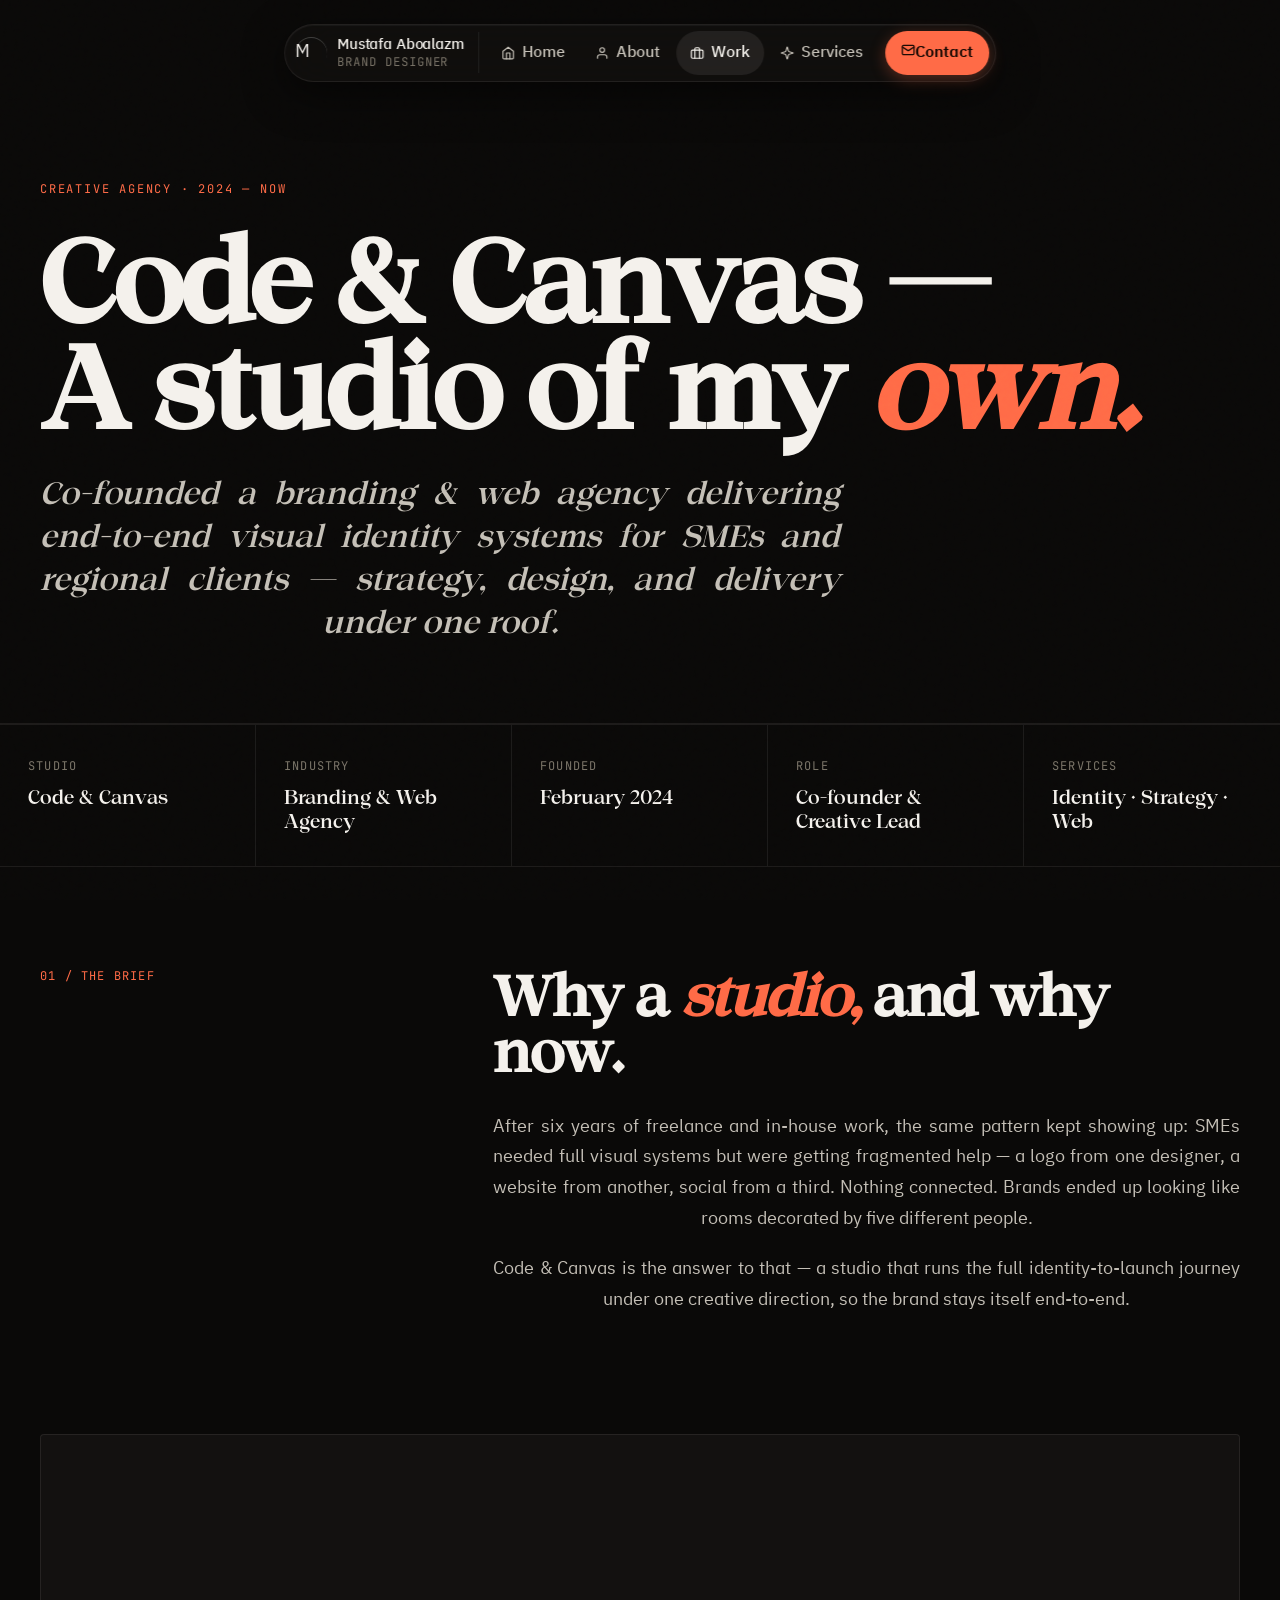
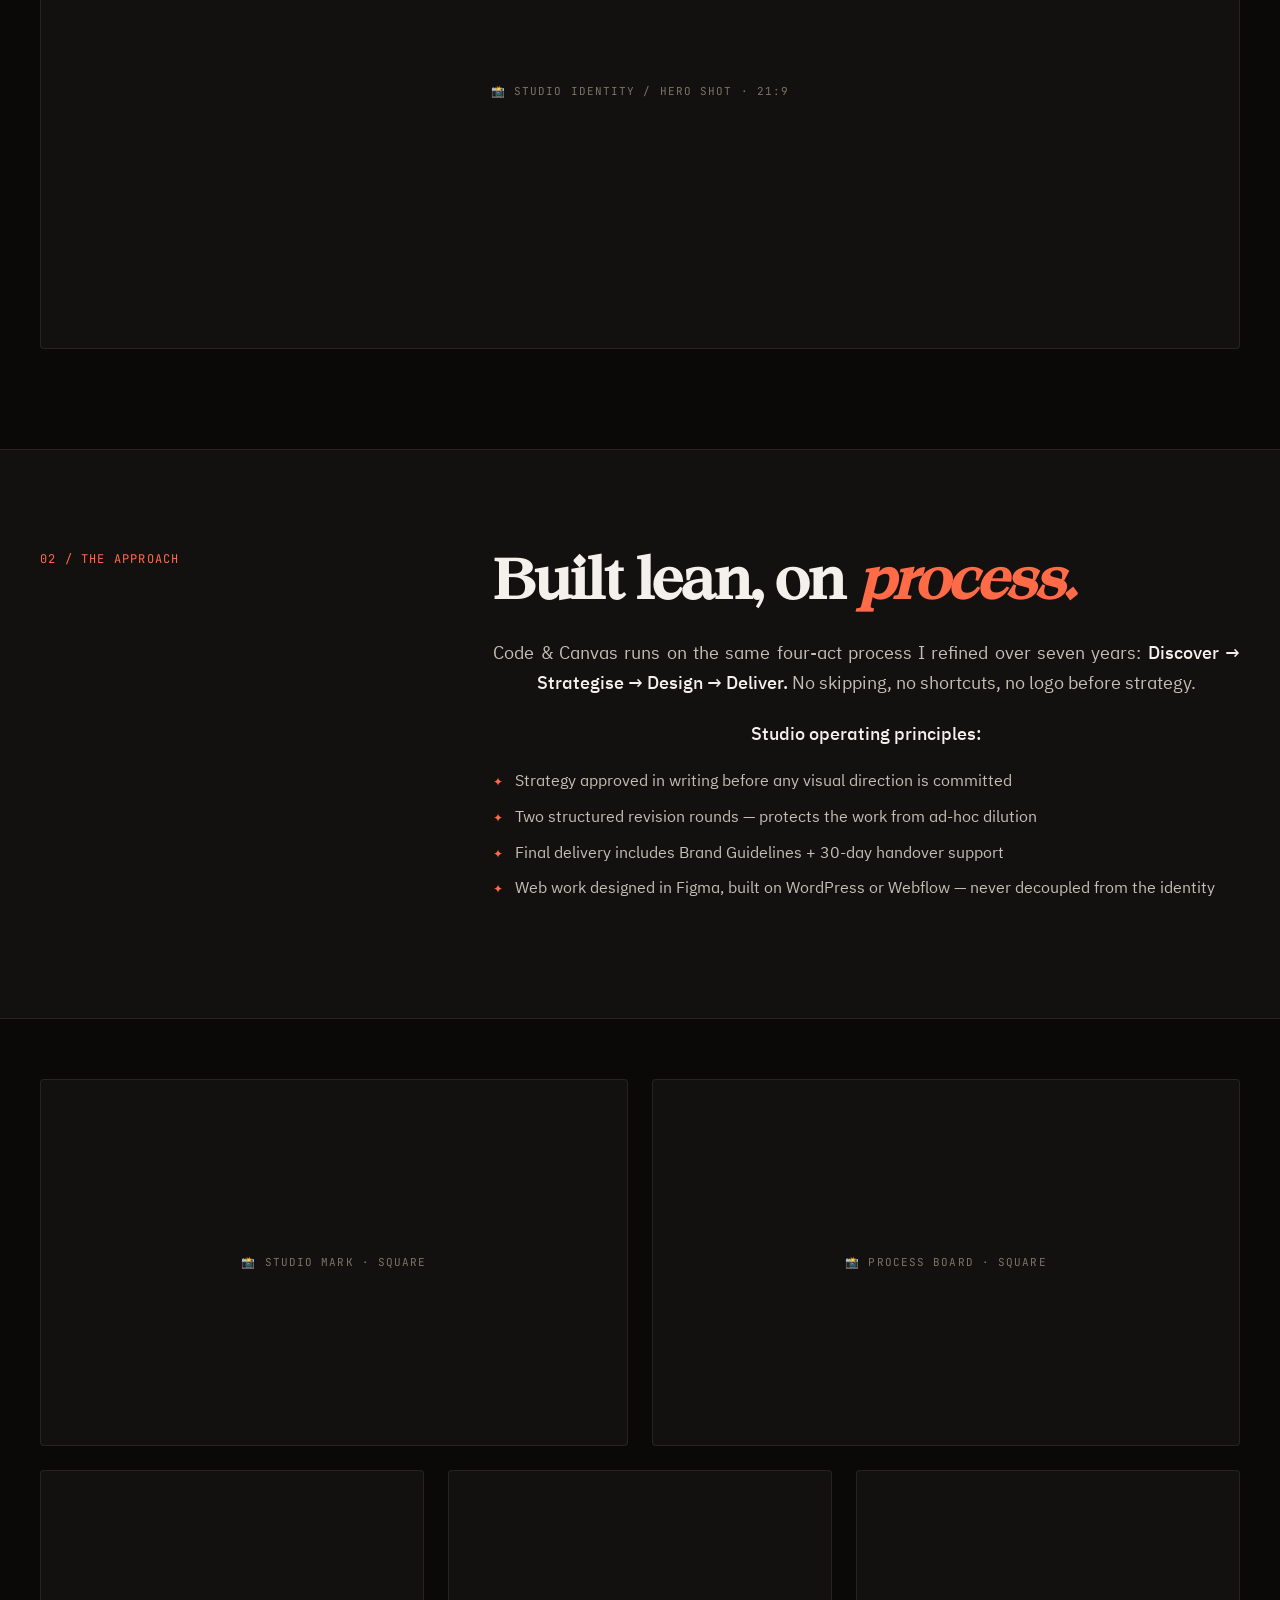
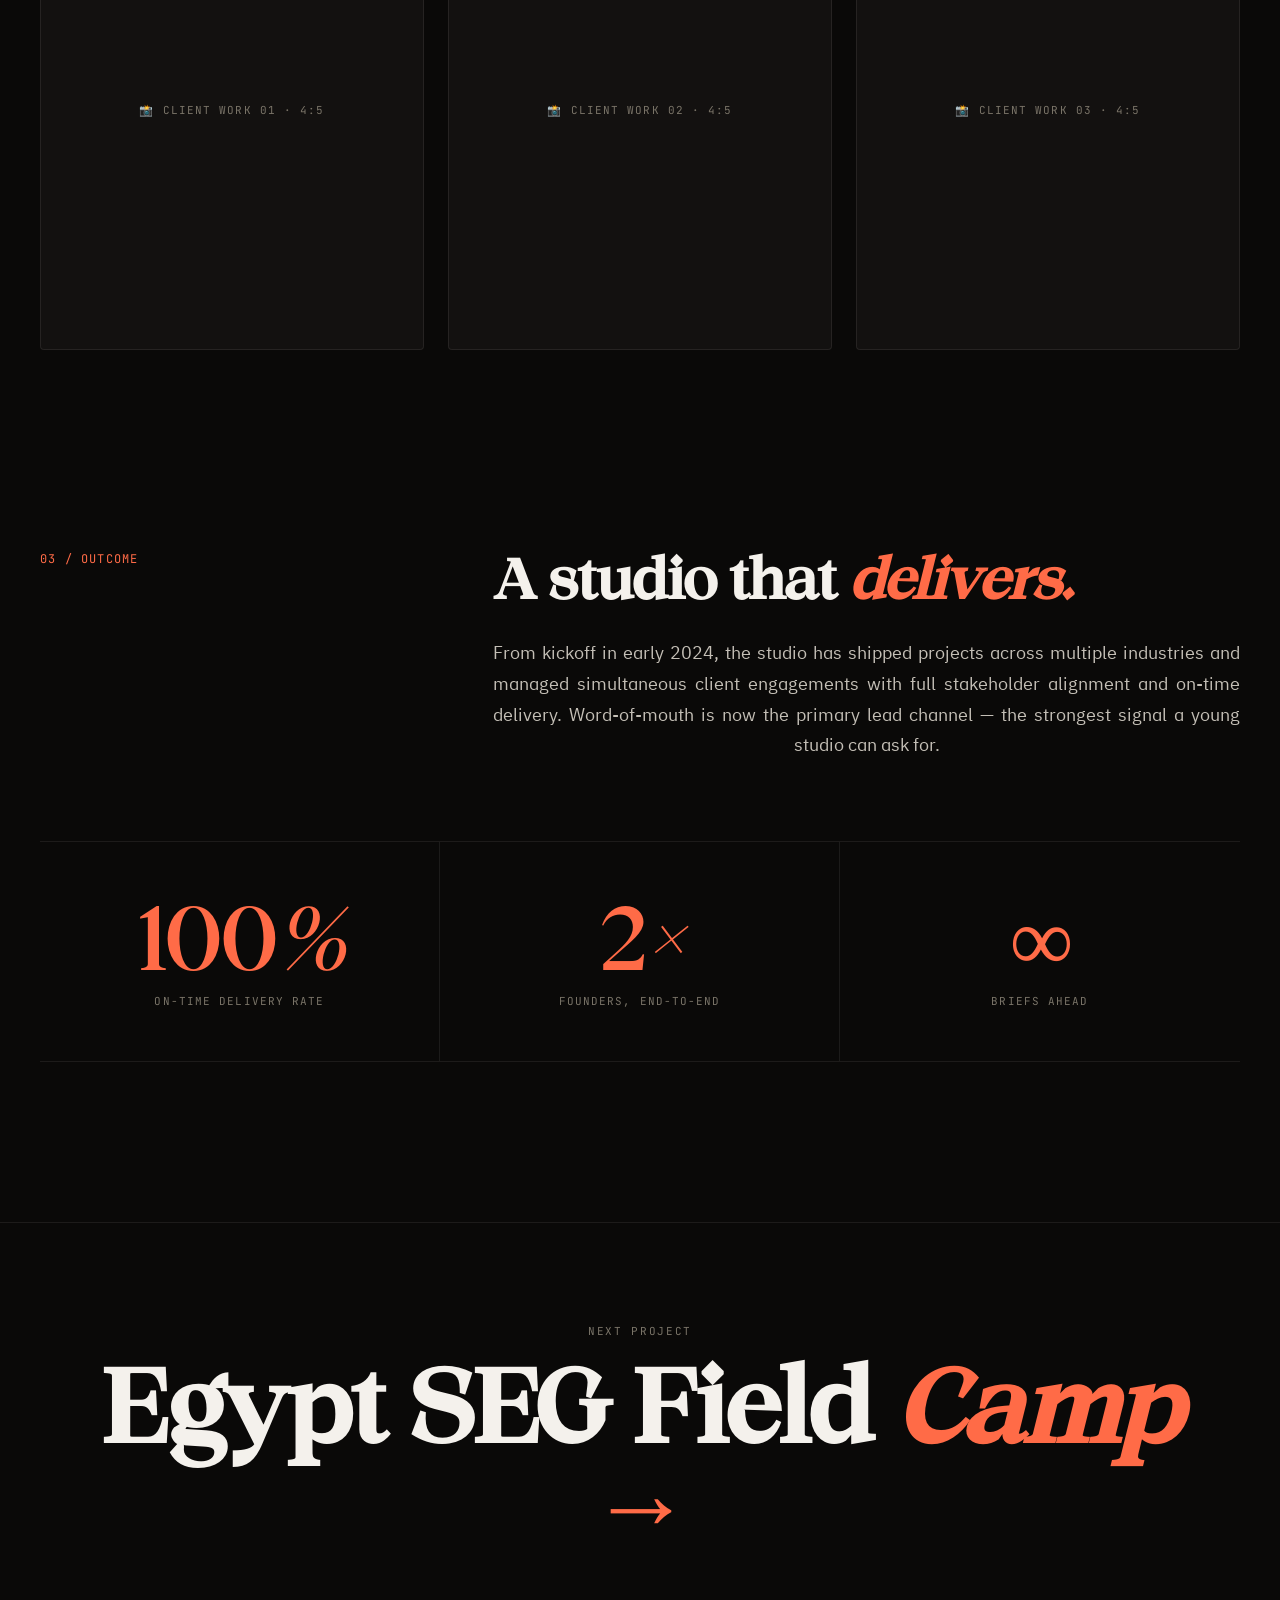
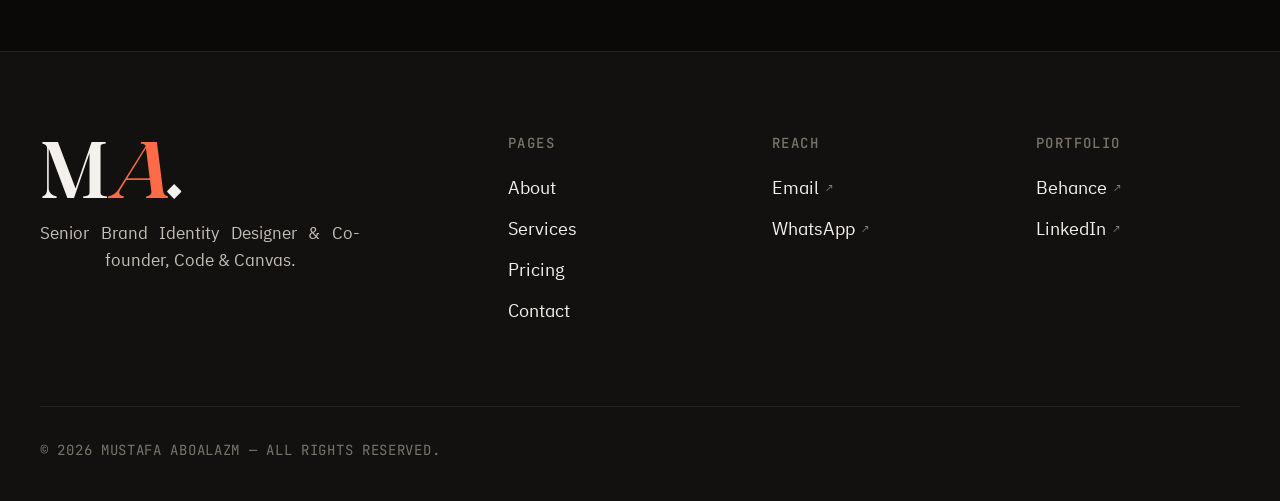
<file: projects/code-canvas.html>
<!DOCTYPE html>
<html lang="en">
<head>
<meta charset="UTF-8" />
<meta name="viewport" content="width=device-width, initial-scale=1.0" />
<title>Code &amp; Canvas — A Studio of My Own · Mustafa Aboalazm</title>
<meta name="description" content="Co-founded Code & Canvas — a branding & web agency delivering end-to-end visual identity systems for SMEs across Egypt and the region." />

<link rel="preconnect" href="https://fonts.googleapis.com" />
<link rel="preconnect" href="https://fonts.gstatic.com" crossorigin />
<link href="https://fonts.googleapis.com/css2?family=IBM+Plex+Sans+Arabic:wght@300;400;500;600;700&family=Instrument+Serif:ital@0;1&family=Inter+Tight:wght@300;400;500;600;700&family=JetBrains+Mono:wght@400;500&display=swap" rel="stylesheet" />
<link rel="stylesheet" href="../styles.css" />
</head>
<body data-page="work">

<nav class="nav" aria-label="Primary">
  <a href="../home.html" class="nav-brand"><div class="nav-avatar">M</div><div class="nav-brand-text"><span class="nav-brand-name">Mustafa Aboalazm</span><span class="nav-brand-role">Brand Designer</span></div></a>
  <ul class="nav-links">
    <li><a href="../home.html" class="nav-link" data-page="home"><svg viewBox="0 0 24 24" fill="none" stroke="currentColor" stroke-width="2" stroke-linecap="round" stroke-linejoin="round"><path d="m3 9 9-7 9 7v11a2 2 0 0 1-2 2H5a2 2 0 0 1-2-2z"/><polyline points="9 22 9 12 15 12 15 22"/></svg><span>Home</span></a></li>
    <li><a href="../about.html" class="nav-link" data-page="about"><svg viewBox="0 0 24 24" fill="none" stroke="currentColor" stroke-width="2" stroke-linecap="round" stroke-linejoin="round"><path d="M20 21v-2a4 4 0 0 0-4-4H8a4 4 0 0 0-4 4v2"/><circle cx="12" cy="7" r="4"/></svg><span>About</span></a></li>
    <li><a href="../home.html#work" class="nav-link" data-page="work"><svg viewBox="0 0 24 24" fill="none" stroke="currentColor" stroke-width="2" stroke-linecap="round" stroke-linejoin="round"><rect width="20" height="14" x="2" y="7" rx="2" ry="2"/><path d="M16 21V5a2 2 0 0 0-2-2h-4a2 2 0 0 0-2 2v16"/></svg><span>Work</span></a></li>
    <li><a href="../services.html" class="nav-link" data-page="services"><svg viewBox="0 0 24 24" fill="none" stroke="currentColor" stroke-width="2" stroke-linecap="round" stroke-linejoin="round"><path d="M9.937 15.5A2 2 0 0 0 8.5 14.063l-6.135-1.582a.5.5 0 0 1 0-.962L8.5 9.936A2 2 0 0 0 9.937 8.5l1.582-6.135a.5.5 0 0 1 .963 0L14.063 8.5A2 2 0 0 0 15.5 9.937l6.135 1.581a.5.5 0 0 1 0 .964L15.5 14.063a2 2 0 0 0-1.437 1.437l-1.582 6.135a.5.5 0 0 1-.963 0z"/></svg><span>Services</span></a></li>
  </ul>
  <a href="../contact.html" class="nav-cta"><svg viewBox="0 0 24 24" fill="none" stroke="currentColor" stroke-width="2.2" stroke-linecap="round" stroke-linejoin="round"><rect width="20" height="16" x="2" y="4" rx="2"/><path d="m22 7-8.97 5.7a1.94 1.94 0 0 1-2.06 0L2 7"/></svg><span>Contact</span></a>
</nav>

<header class="case-hero" id="top">
  <div class="case-eyebrow reveal">Creative Agency · 2024 — Now</div>
  <h1 class="case-title reveal delay-1">Code &amp; Canvas —<br>A studio of my <em>own.</em></h1>
  <p class="case-summary reveal delay-2">Co-founded a branding &amp; web agency delivering end-to-end visual identity systems for SMEs and regional clients — strategy, design, and delivery under one roof.</p>
</header>

<div class="case-facts">
  <div class="case-fact"><div class="case-fact-label">Studio</div><div class="case-fact-value">Code &amp; Canvas</div></div>
  <div class="case-fact"><div class="case-fact-label">Industry</div><div class="case-fact-value">Branding &amp; Web Agency</div></div>
  <div class="case-fact"><div class="case-fact-label">Founded</div><div class="case-fact-value">February 2024</div></div>
  <div class="case-fact"><div class="case-fact-label">Role</div><div class="case-fact-value">Co-founder &amp; Creative Lead</div></div>
  <div class="case-fact"><div class="case-fact-label">Services</div><div class="case-fact-value">Identity · Strategy · Web</div></div>
</div>

<section class="case-section">
  <div class="case-content">
    <div><div class="case-label scroll-reveal">01 / The Brief</div></div>
    <div class="case-prose scroll-reveal">
      <h2 class="case-heading">Why a <em>studio,</em> and why now.</h2>
      <p>After six years of freelance and in-house work, the same pattern kept showing up: SMEs needed full visual systems but were getting fragmented help — a logo from one designer, a website from another, social from a third. Nothing connected. Brands ended up looking like rooms decorated by five different people.</p>
      <p>Code &amp; Canvas is the answer to that — a studio that runs the full identity-to-launch journey under one creative direction, so the brand stays itself end-to-end.</p>
    </div>
  </div>
</section>

<section class="case-section" style="padding-top: 0;">
  <div class="case-gallery">
    <div class="case-gallery-row cols-1">
      <div class="case-img wide"><div class="case-img-placeholder">📸 Studio identity / hero shot · 21:9</div></div>
    </div>
  </div>
</section>

<section class="case-section case-section-alt">
  <div class="case-content">
    <div><div class="case-label scroll-reveal">02 / The Approach</div></div>
    <div class="case-prose scroll-reveal">
      <h2 class="case-heading">Built lean, on <em>process.</em></h2>
      <p>Code &amp; Canvas runs on the same four-act process I refined over seven years: <strong>Discover → Strategise → Design → Deliver.</strong> No skipping, no shortcuts, no logo before strategy.</p>
      <p><strong>Studio operating principles:</strong></p>
      <ul>
        <li>Strategy approved in writing before any visual direction is committed</li>
        <li>Two structured revision rounds — protects the work from ad-hoc dilution</li>
        <li>Final delivery includes Brand Guidelines + 30-day handover support</li>
        <li>Web work designed in Figma, built on WordPress or Webflow — never decoupled from the identity</li>
      </ul>
    </div>
  </div>
</section>

<section class="case-section" style="padding-top: 60px;">
  <div class="case-gallery">
    <div class="case-gallery-row cols-2">
      <div class="case-img"><div class="case-img-placeholder">📸 Studio mark · Square</div></div>
      <div class="case-img"><div class="case-img-placeholder">📸 Process board · Square</div></div>
    </div>
    <div class="case-gallery-row cols-3">
      <div class="case-img tall"><div class="case-img-placeholder">📸 Client work 01 · 4:5</div></div>
      <div class="case-img tall"><div class="case-img-placeholder">📸 Client work 02 · 4:5</div></div>
      <div class="case-img tall"><div class="case-img-placeholder">📸 Client work 03 · 4:5</div></div>
    </div>
  </div>
</section>

<section class="case-section">
  <div class="case-content">
    <div><div class="case-label scroll-reveal">03 / Outcome</div></div>
    <div class="case-prose scroll-reveal">
      <h2 class="case-heading">A studio that <em>delivers.</em></h2>
      <p>From kickoff in early 2024, the studio has shipped projects across multiple industries and managed simultaneous client engagements with full stakeholder alignment and on-time delivery. Word-of-mouth is now the primary lead channel — the strongest signal a young studio can ask for.</p>
    </div>
  </div>
  <div class="case-results">
    <div class="case-result"><div class="case-result-num">100<em>%</em></div><div class="case-result-label">On-time delivery rate</div></div>
    <div class="case-result"><div class="case-result-num">2<em>×</em></div><div class="case-result-label">Founders, end-to-end</div></div>
    <div class="case-result"><div class="case-result-num">∞</div><div class="case-result-label">Briefs ahead</div></div>
  </div>
</section>

<a href="esfc.html" class="next-project">
  <div class="next-eyebrow">Next Project</div>
  <h3 class="next-title">Egypt SEG Field <em>Camp</em></h3>
</a>

<footer class="footer">
  <div class="footer-grid">
    <div class="footer-brand"><div class="footer-mark">M<em>A</em>.</div><p>Senior Brand Identity Designer & Co-founder, Code & Canvas.</p></div>
    <div class="footer-col"><h6>Pages</h6><ul><li><a href="../about.html">About</a></li><li><a href="../services.html">Services</a></li><li><a href="../pricing.html">Pricing</a></li><li><a href="../contact.html">Contact</a></li></ul></div>
    <div class="footer-col"><h6>Reach</h6><ul><li><a href="mailto:Mustafaaboalazm@mail.ru">Email <span class="arrow">↗</span></a></li><li><a href="https://wa.me/201092500454" target="_blank" rel="noopener">WhatsApp <span class="arrow">↗</span></a></li></ul></div>
    <div class="footer-col"><h6>Portfolio</h6><ul><li><a href="https://www.behance.net/aboalazm" target="_blank" rel="noopener">Behance <span class="arrow">↗</span></a></li><li><a href="https://www.linkedin.com/in/aboalazm" target="_blank" rel="noopener">LinkedIn <span class="arrow">↗</span></a></li></ul></div>
  </div>
  <div class="footer-bottom"><span>© 2026 Mustafa Aboalazm — All rights reserved.</span></div>
</footer>

<script src="../scripts.js"></script>
</body>
</html>
</file>
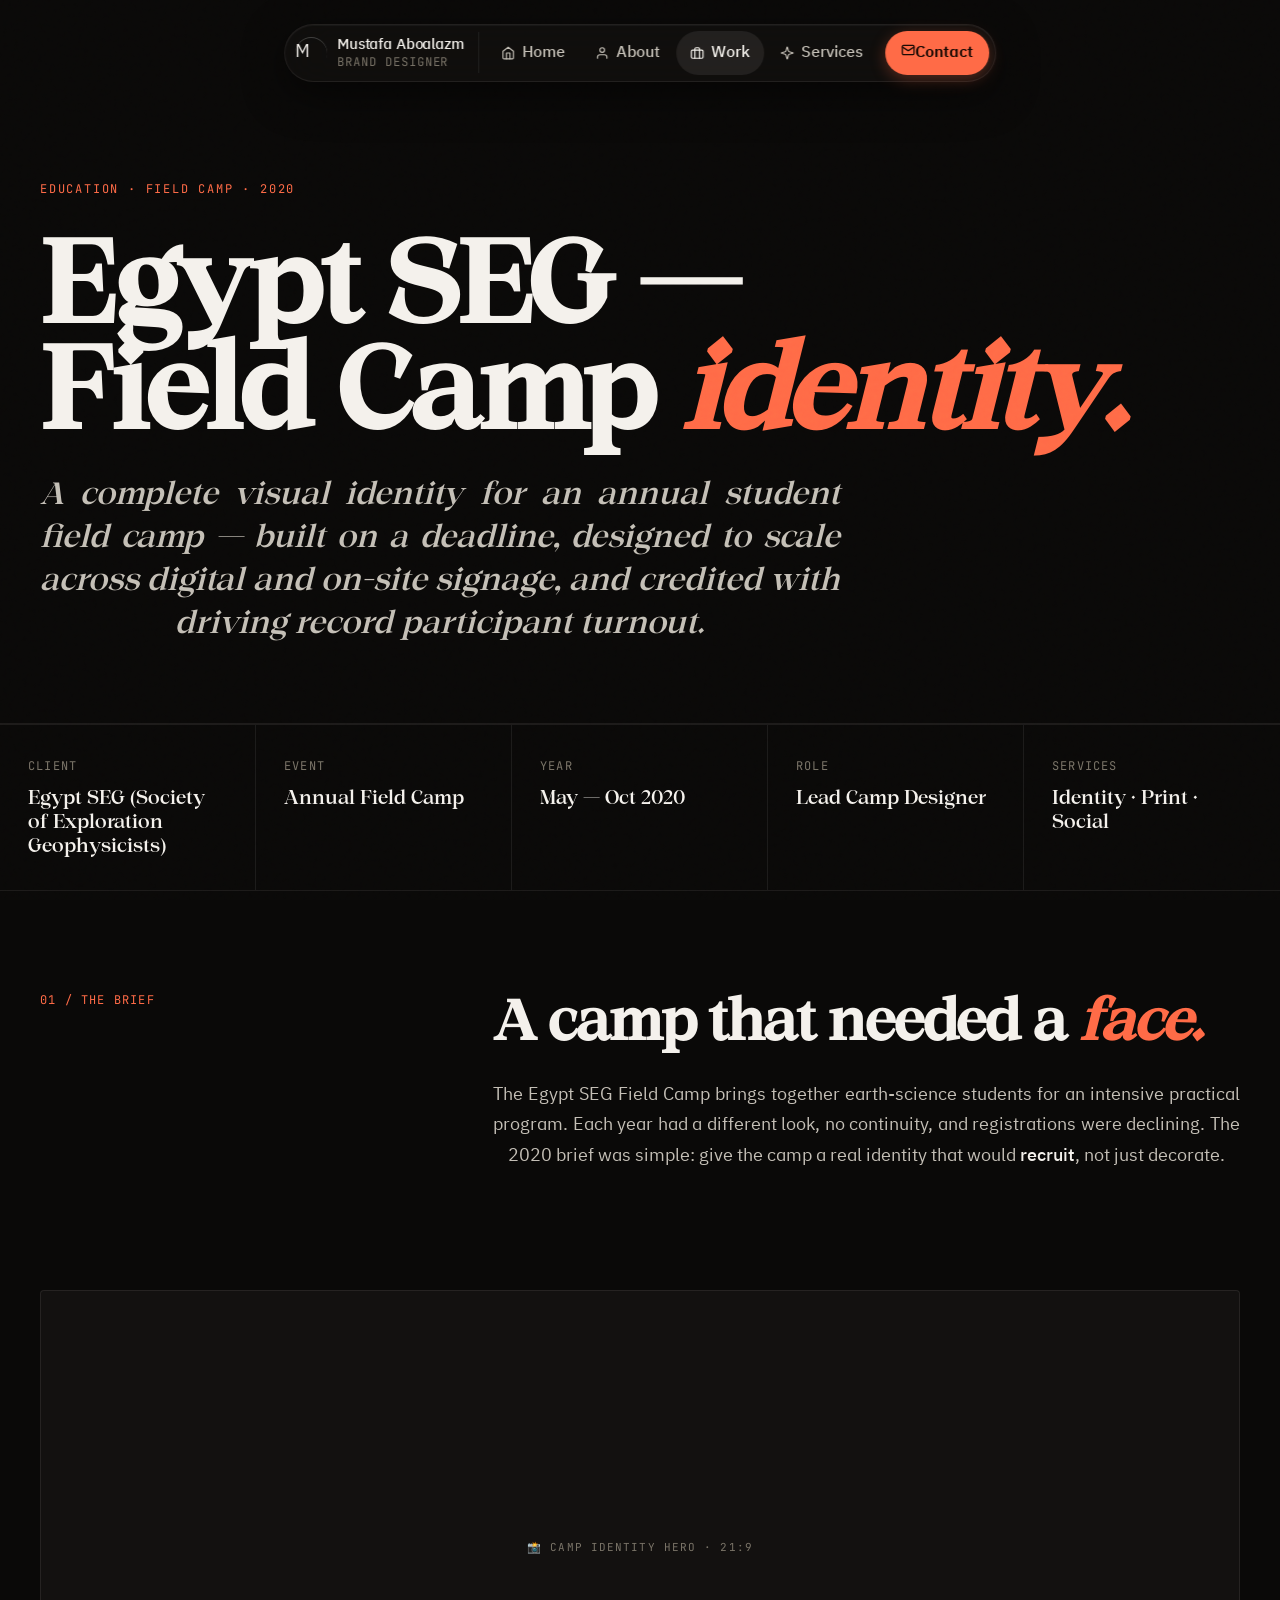
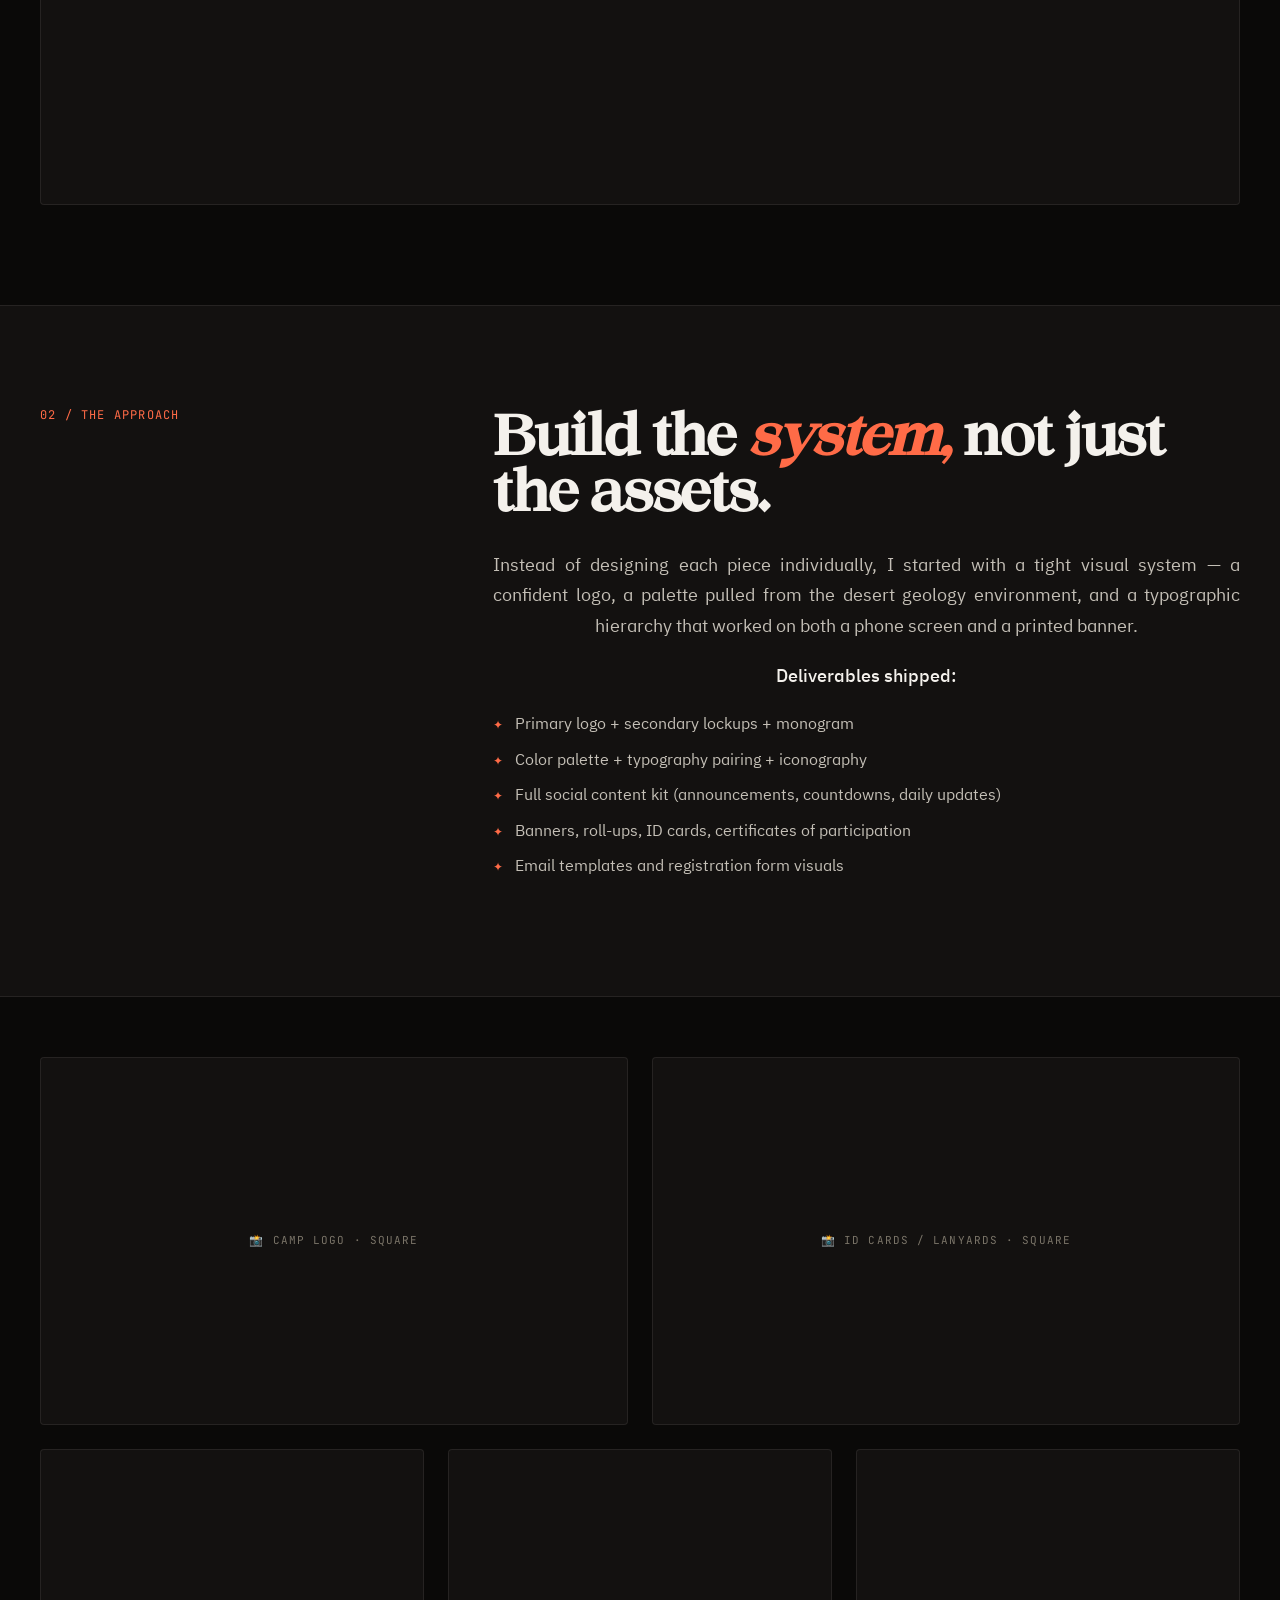
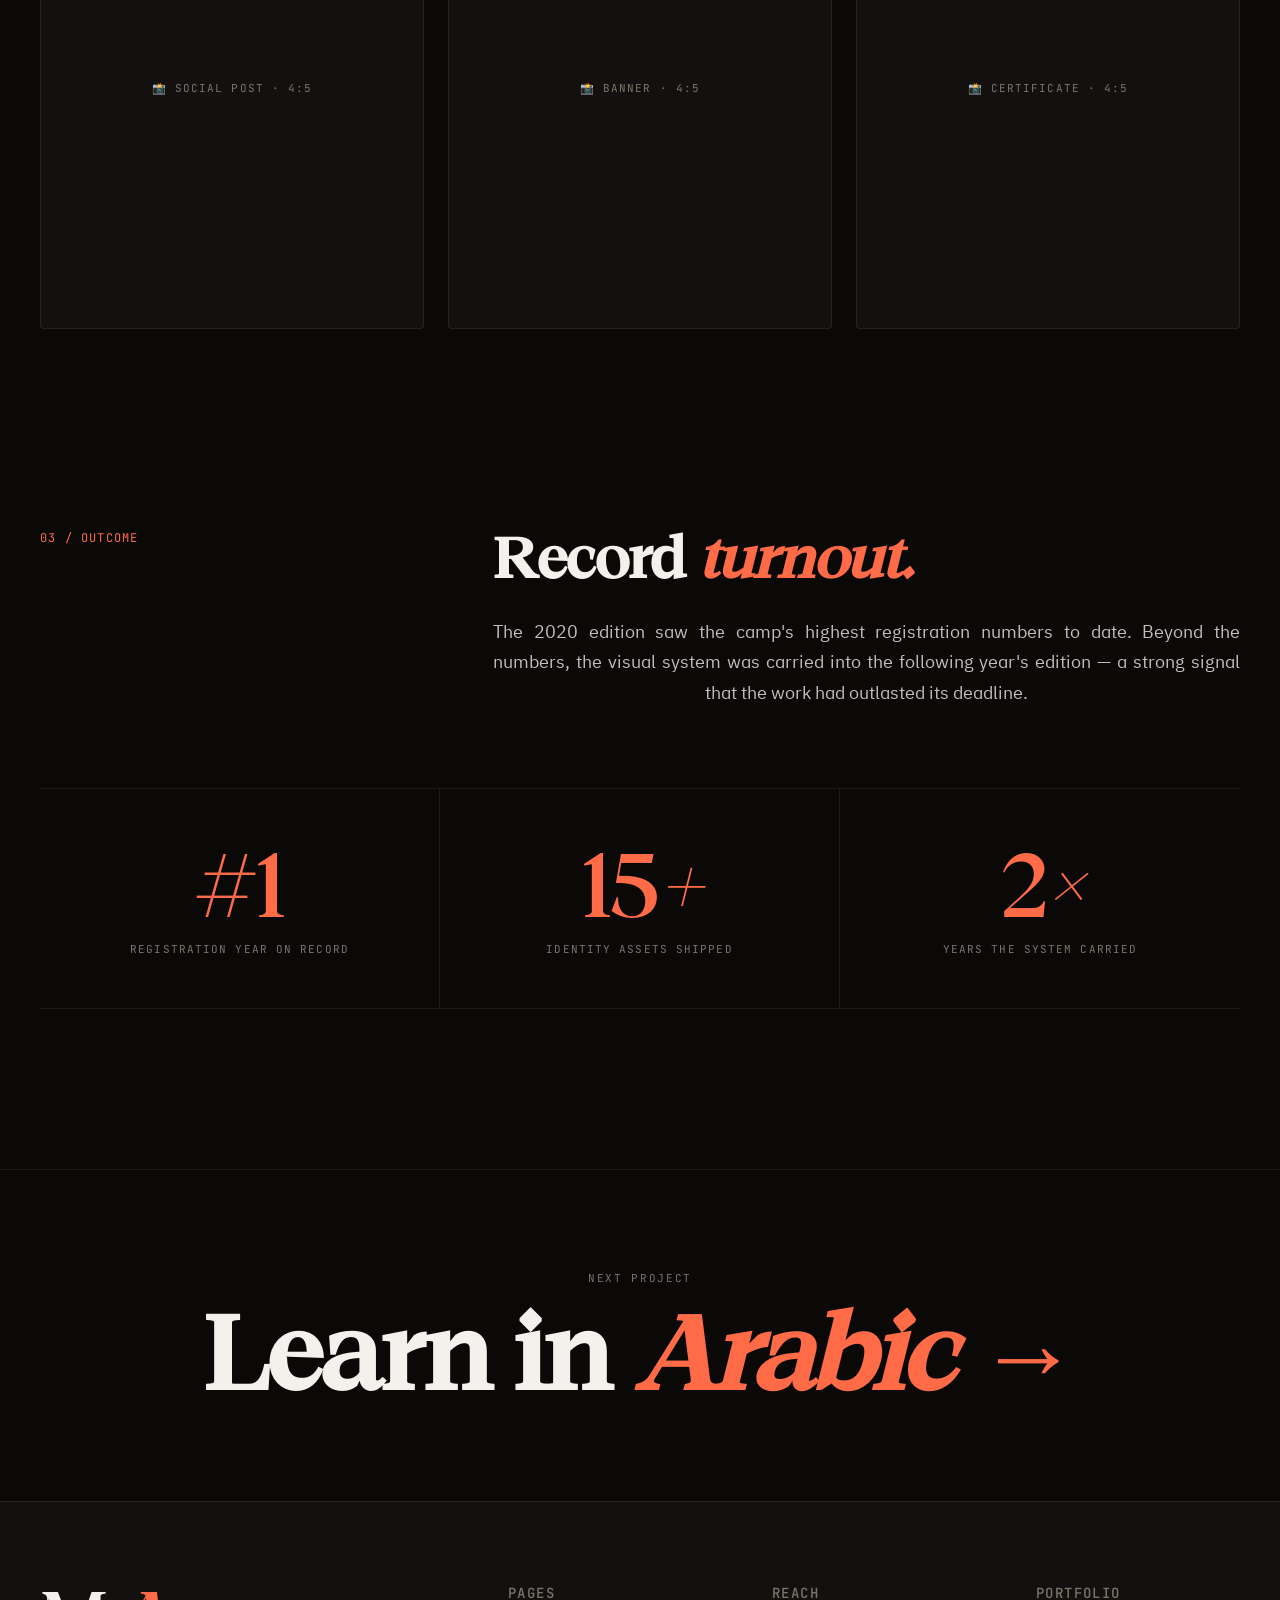
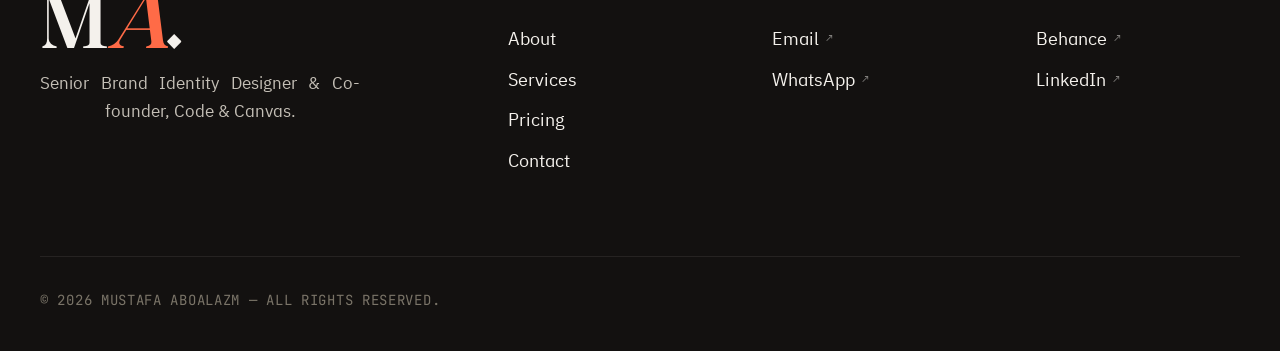
<file: projects/esfc.html>
<!DOCTYPE html>
<html lang="en">
<head>
<meta charset="UTF-8" />
<meta name="viewport" content="width=device-width, initial-scale=1.0" />
<title>Egypt SEG Field Camp — Camp Identity · Mustafa Aboalazm</title>
<meta name="description" content="Designed the camp's complete visual identity — logo, color, social, banners, IDs, certificates — driving record participant turnout." />

<link rel="preconnect" href="https://fonts.googleapis.com" />
<link rel="preconnect" href="https://fonts.gstatic.com" crossorigin />
<link href="https://fonts.googleapis.com/css2?family=IBM+Plex+Sans+Arabic:wght@300;400;500;600;700&family=Instrument+Serif:ital@0;1&family=Inter+Tight:wght@300;400;500;600;700&family=JetBrains+Mono:wght@400;500&display=swap" rel="stylesheet" />
<link rel="stylesheet" href="../styles.css" />
</head>
<body data-page="work">

<nav class="nav" aria-label="Primary">
  <a href="../home.html" class="nav-brand"><div class="nav-avatar">M</div><div class="nav-brand-text"><span class="nav-brand-name">Mustafa Aboalazm</span><span class="nav-brand-role">Brand Designer</span></div></a>
  <ul class="nav-links">
    <li><a href="../home.html" class="nav-link" data-page="home"><svg viewBox="0 0 24 24" fill="none" stroke="currentColor" stroke-width="2" stroke-linecap="round" stroke-linejoin="round"><path d="m3 9 9-7 9 7v11a2 2 0 0 1-2 2H5a2 2 0 0 1-2-2z"/><polyline points="9 22 9 12 15 12 15 22"/></svg><span>Home</span></a></li>
    <li><a href="../about.html" class="nav-link" data-page="about"><svg viewBox="0 0 24 24" fill="none" stroke="currentColor" stroke-width="2" stroke-linecap="round" stroke-linejoin="round"><path d="M20 21v-2a4 4 0 0 0-4-4H8a4 4 0 0 0-4 4v2"/><circle cx="12" cy="7" r="4"/></svg><span>About</span></a></li>
    <li><a href="../home.html#work" class="nav-link" data-page="work"><svg viewBox="0 0 24 24" fill="none" stroke="currentColor" stroke-width="2" stroke-linecap="round" stroke-linejoin="round"><rect width="20" height="14" x="2" y="7" rx="2" ry="2"/><path d="M16 21V5a2 2 0 0 0-2-2h-4a2 2 0 0 0-2 2v16"/></svg><span>Work</span></a></li>
    <li><a href="../services.html" class="nav-link" data-page="services"><svg viewBox="0 0 24 24" fill="none" stroke="currentColor" stroke-width="2" stroke-linecap="round" stroke-linejoin="round"><path d="M9.937 15.5A2 2 0 0 0 8.5 14.063l-6.135-1.582a.5.5 0 0 1 0-.962L8.5 9.936A2 2 0 0 0 9.937 8.5l1.582-6.135a.5.5 0 0 1 .963 0L14.063 8.5A2 2 0 0 0 15.5 9.937l6.135 1.581a.5.5 0 0 1 0 .964L15.5 14.063a2 2 0 0 0-1.437 1.437l-1.582 6.135a.5.5 0 0 1-.963 0z"/></svg><span>Services</span></a></li>
  </ul>
  <a href="../contact.html" class="nav-cta"><svg viewBox="0 0 24 24" fill="none" stroke="currentColor" stroke-width="2.2" stroke-linecap="round" stroke-linejoin="round"><rect width="20" height="16" x="2" y="4" rx="2"/><path d="m22 7-8.97 5.7a1.94 1.94 0 0 1-2.06 0L2 7"/></svg><span>Contact</span></a>
</nav>

<header class="case-hero" id="top">
  <div class="case-eyebrow reveal">Education · Field Camp · 2020</div>
  <h1 class="case-title reveal delay-1">Egypt SEG —<br>Field Camp <em>identity.</em></h1>
  <p class="case-summary reveal delay-2">A complete visual identity for an annual student field camp — built on a deadline, designed to scale across digital and on-site signage, and credited with driving record participant turnout.</p>
</header>

<div class="case-facts">
  <div class="case-fact"><div class="case-fact-label">Client</div><div class="case-fact-value">Egypt SEG (Society of Exploration Geophysicists)</div></div>
  <div class="case-fact"><div class="case-fact-label">Event</div><div class="case-fact-value">Annual Field Camp</div></div>
  <div class="case-fact"><div class="case-fact-label">Year</div><div class="case-fact-value">May — Oct 2020</div></div>
  <div class="case-fact"><div class="case-fact-label">Role</div><div class="case-fact-value">Lead Camp Designer</div></div>
  <div class="case-fact"><div class="case-fact-label">Services</div><div class="case-fact-value">Identity · Print · Social</div></div>
</div>

<section class="case-section">
  <div class="case-content">
    <div><div class="case-label scroll-reveal">01 / The Brief</div></div>
    <div class="case-prose scroll-reveal">
      <h2 class="case-heading">A camp that needed a <em>face.</em></h2>
      <p>The Egypt SEG Field Camp brings together earth-science students for an intensive practical program. Each year had a different look, no continuity, and registrations were declining. The 2020 brief was simple: give the camp a real identity that would <strong>recruit</strong>, not just decorate.</p>
    </div>
  </div>
</section>

<section class="case-section" style="padding-top: 0;">
  <div class="case-gallery">
    <div class="case-gallery-row cols-1">
      <div class="case-img wide"><div class="case-img-placeholder">📸 Camp identity hero · 21:9</div></div>
    </div>
  </div>
</section>

<section class="case-section case-section-alt">
  <div class="case-content">
    <div><div class="case-label scroll-reveal">02 / The Approach</div></div>
    <div class="case-prose scroll-reveal">
      <h2 class="case-heading">Build the <em>system,</em> not just the assets.</h2>
      <p>Instead of designing each piece individually, I started with a tight visual system — a confident logo, a palette pulled from the desert geology environment, and a typographic hierarchy that worked on both a phone screen and a printed banner.</p>
      <p><strong>Deliverables shipped:</strong></p>
      <ul>
        <li>Primary logo + secondary lockups + monogram</li>
        <li>Color palette + typography pairing + iconography</li>
        <li>Full social content kit (announcements, countdowns, daily updates)</li>
        <li>Banners, roll-ups, ID cards, certificates of participation</li>
        <li>Email templates and registration form visuals</li>
      </ul>
    </div>
  </div>
</section>

<section class="case-section" style="padding-top: 60px;">
  <div class="case-gallery">
    <div class="case-gallery-row cols-2">
      <div class="case-img"><div class="case-img-placeholder">📸 Camp logo · Square</div></div>
      <div class="case-img"><div class="case-img-placeholder">📸 ID cards / lanyards · Square</div></div>
    </div>
    <div class="case-gallery-row cols-3">
      <div class="case-img tall"><div class="case-img-placeholder">📸 Social post · 4:5</div></div>
      <div class="case-img tall"><div class="case-img-placeholder">📸 Banner · 4:5</div></div>
      <div class="case-img tall"><div class="case-img-placeholder">📸 Certificate · 4:5</div></div>
    </div>
  </div>
</section>

<section class="case-section">
  <div class="case-content">
    <div><div class="case-label scroll-reveal">03 / Outcome</div></div>
    <div class="case-prose scroll-reveal">
      <h2 class="case-heading">Record <em>turnout.</em></h2>
      <p>The 2020 edition saw the camp's highest registration numbers to date. Beyond the numbers, the visual system was carried into the following year's edition — a strong signal that the work had outlasted its deadline.</p>
    </div>
  </div>
  <div class="case-results">
    <div class="case-result"><div class="case-result-num">#1</div><div class="case-result-label">Registration year on record</div></div>
    <div class="case-result"><div class="case-result-num">15<em>+</em></div><div class="case-result-label">Identity assets shipped</div></div>
    <div class="case-result"><div class="case-result-num">2<em>×</em></div><div class="case-result-label">Years the system carried</div></div>
  </div>
</section>

<a href="learn-in-arabic.html" class="next-project">
  <div class="next-eyebrow">Next Project</div>
  <h3 class="next-title">Learn in <em>Arabic</em></h3>
</a>

<footer class="footer">
  <div class="footer-grid">
    <div class="footer-brand"><div class="footer-mark">M<em>A</em>.</div><p>Senior Brand Identity Designer & Co-founder, Code & Canvas.</p></div>
    <div class="footer-col"><h6>Pages</h6><ul><li><a href="../about.html">About</a></li><li><a href="../services.html">Services</a></li><li><a href="../pricing.html">Pricing</a></li><li><a href="../contact.html">Contact</a></li></ul></div>
    <div class="footer-col"><h6>Reach</h6><ul><li><a href="mailto:Mustafaaboalazm@mail.ru">Email <span class="arrow">↗</span></a></li><li><a href="https://wa.me/201092500454" target="_blank" rel="noopener">WhatsApp <span class="arrow">↗</span></a></li></ul></div>
    <div class="footer-col"><h6>Portfolio</h6><ul><li><a href="https://www.behance.net/aboalazm" target="_blank" rel="noopener">Behance <span class="arrow">↗</span></a></li><li><a href="https://www.linkedin.com/in/aboalazm" target="_blank" rel="noopener">LinkedIn <span class="arrow">↗</span></a></li></ul></div>
  </div>
  <div class="footer-bottom"><span>© 2026 Mustafa Aboalazm — All rights reserved.</span></div>
</footer>

<script src="../scripts.js"></script>
</body>
</html>
</file>
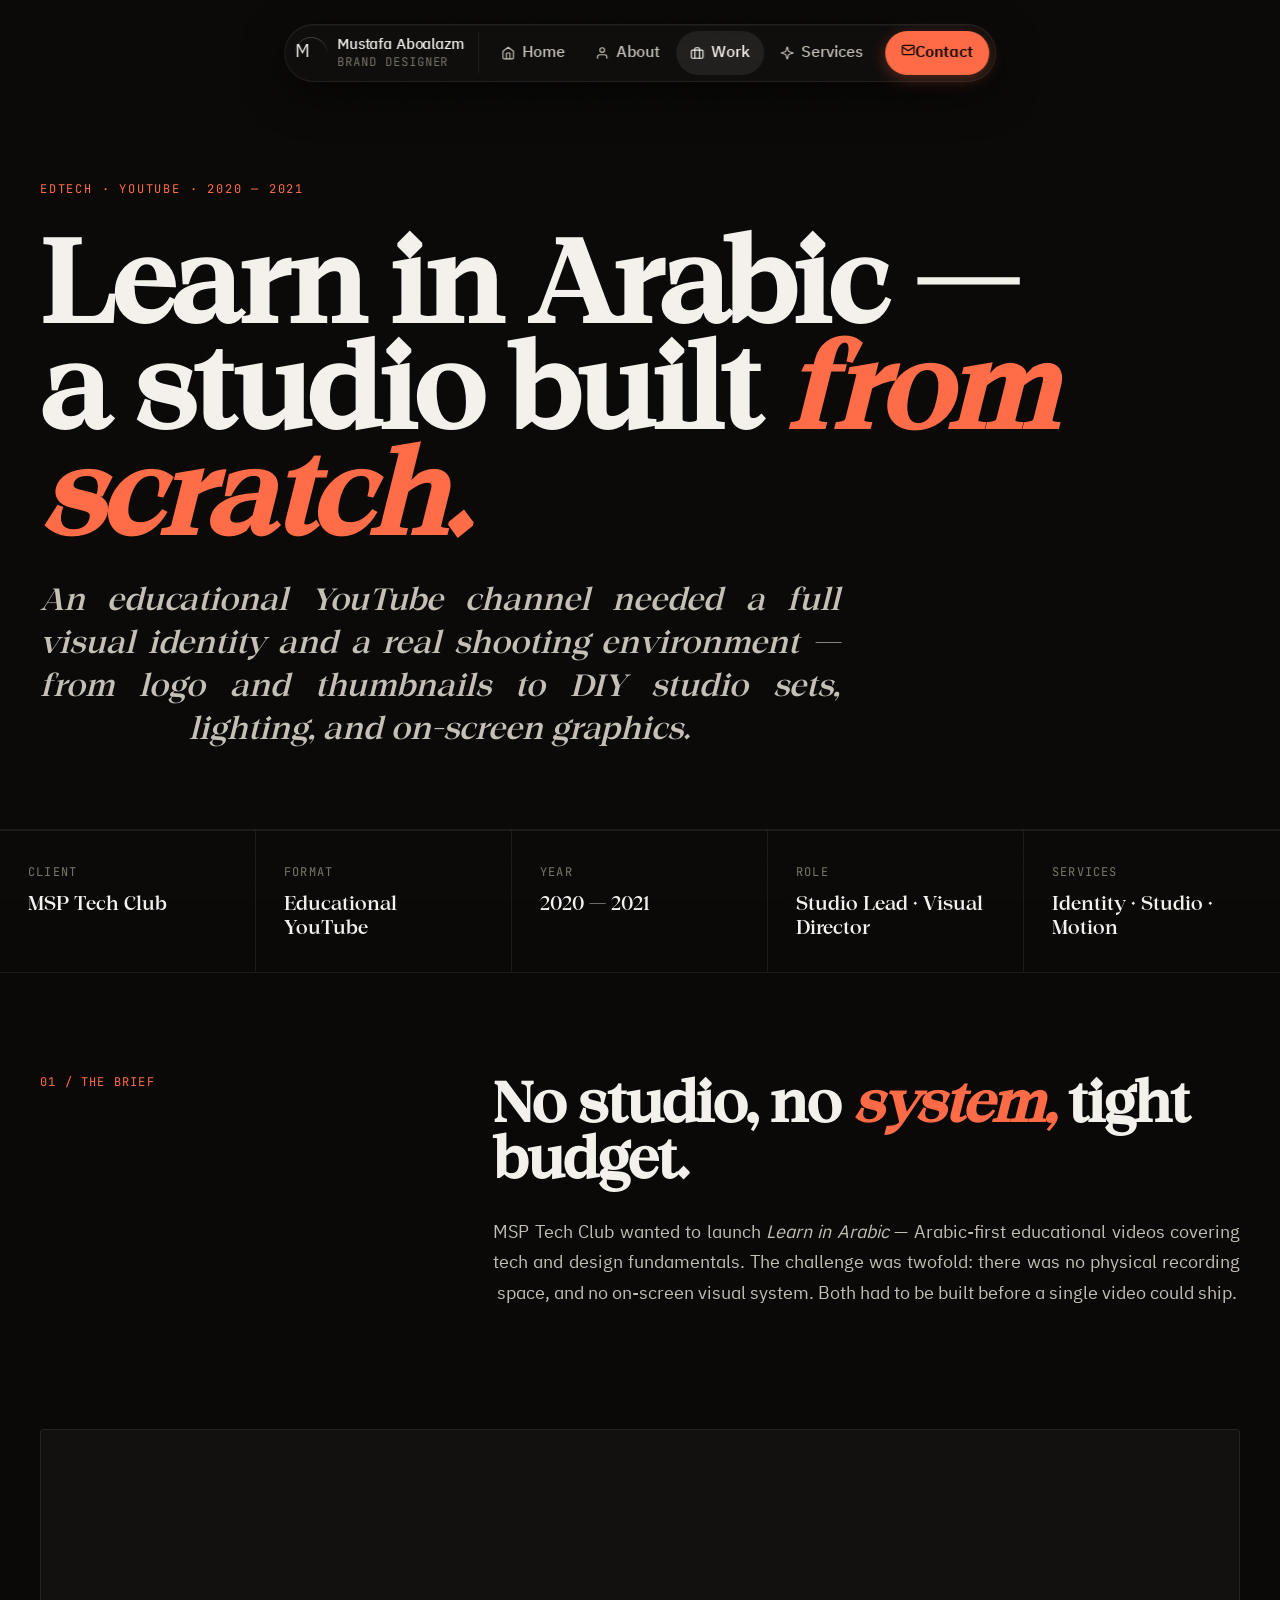
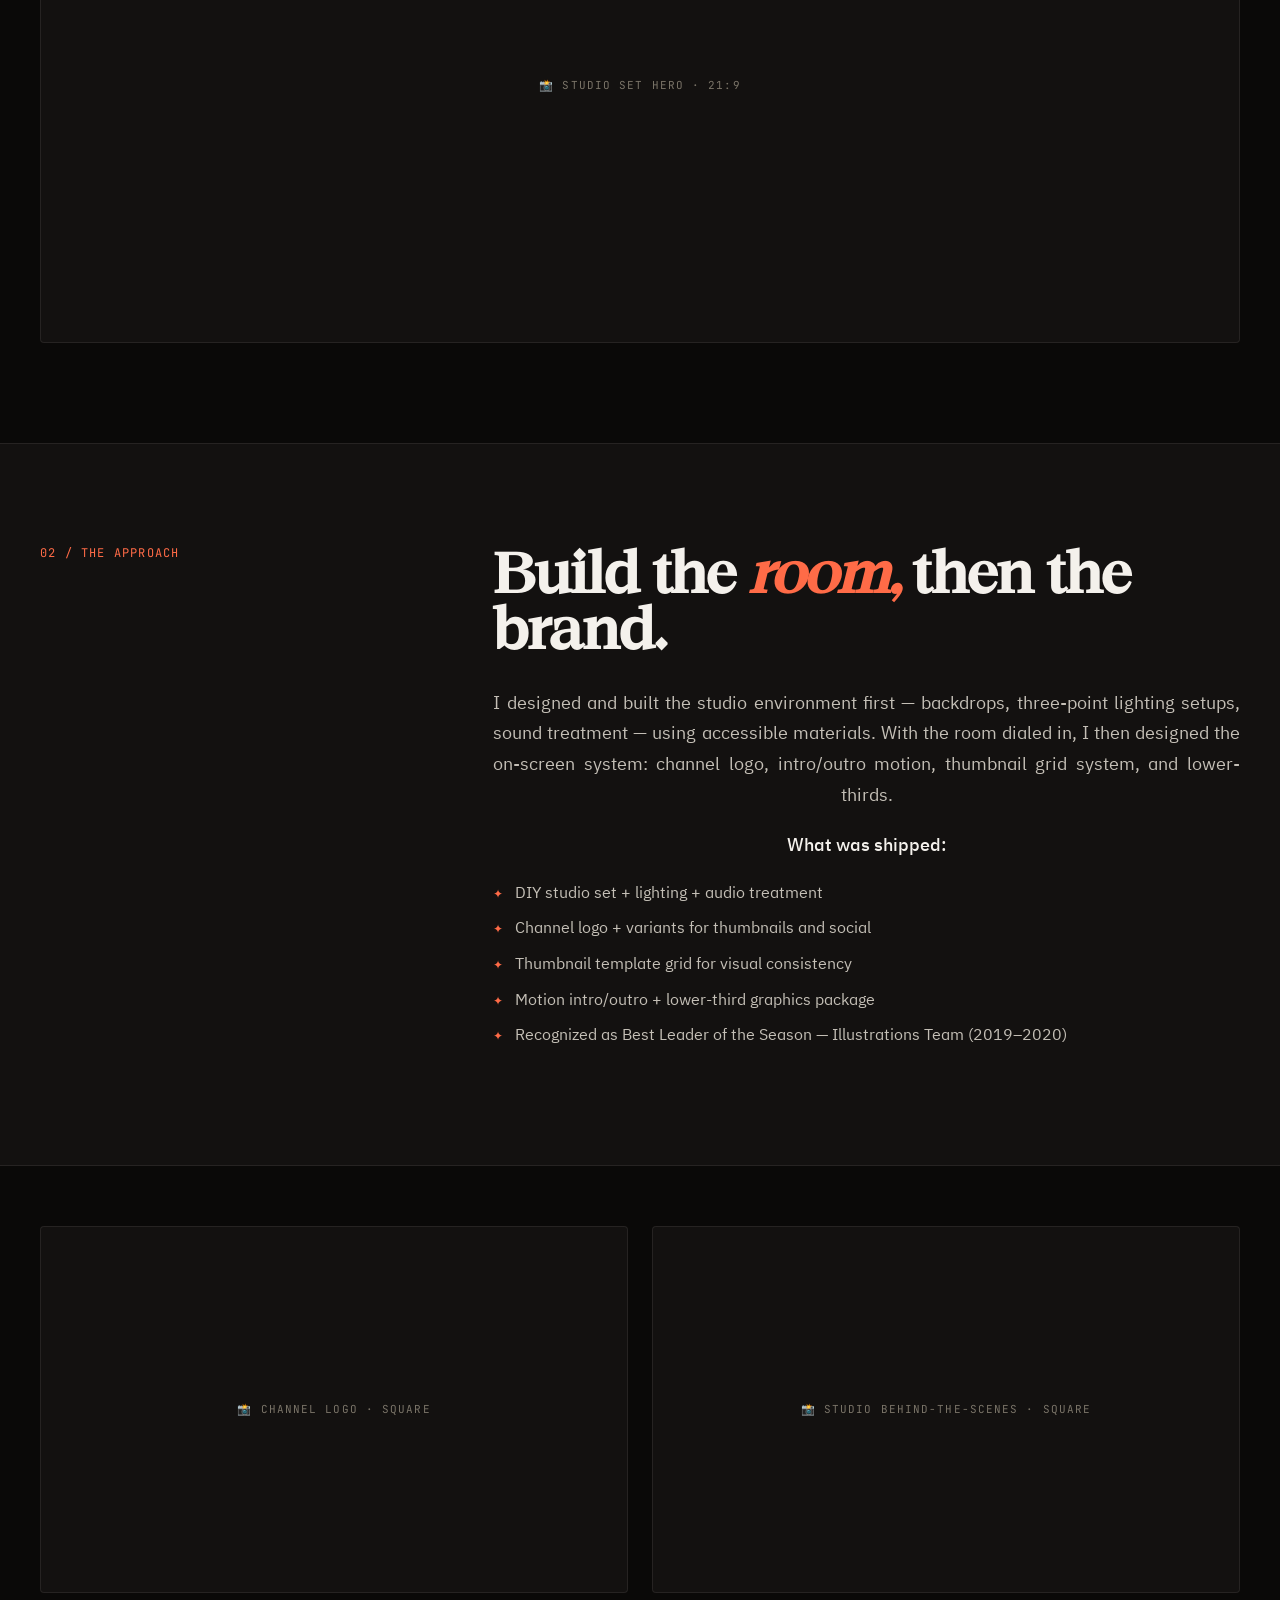
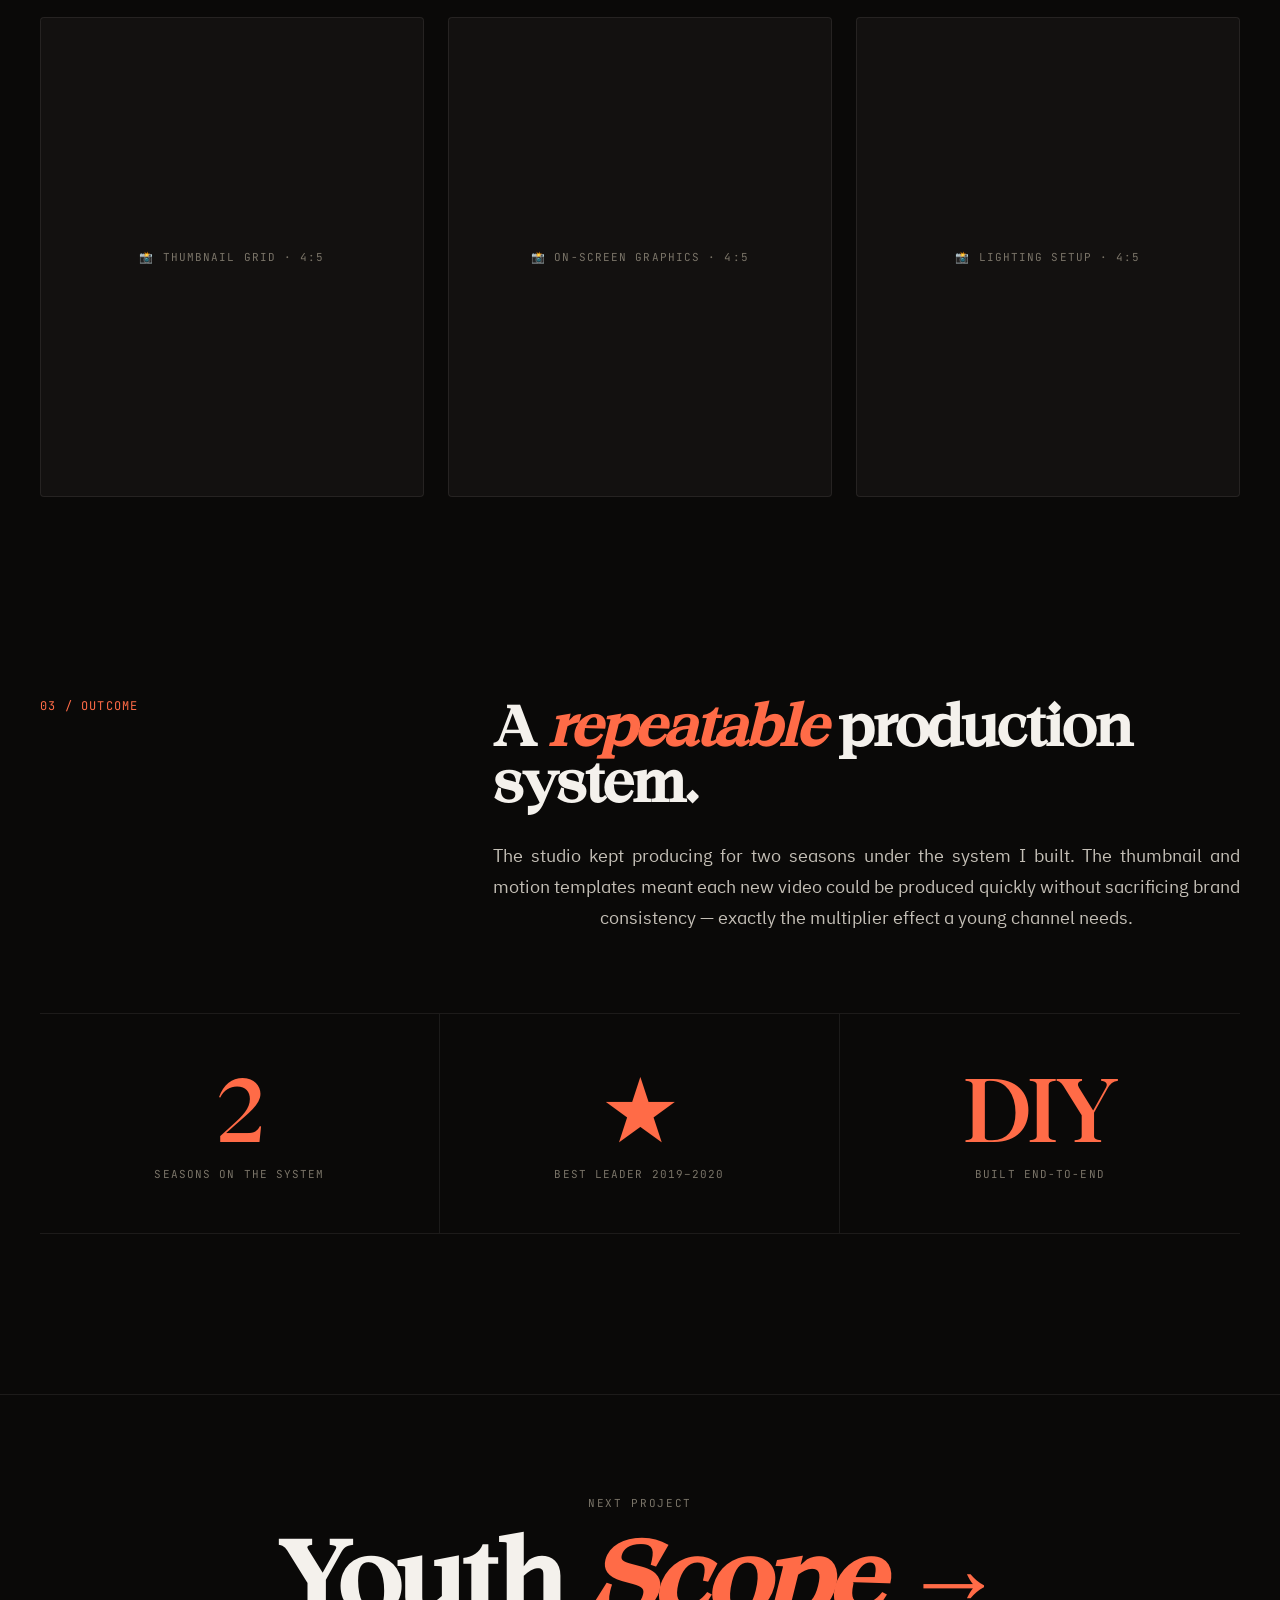
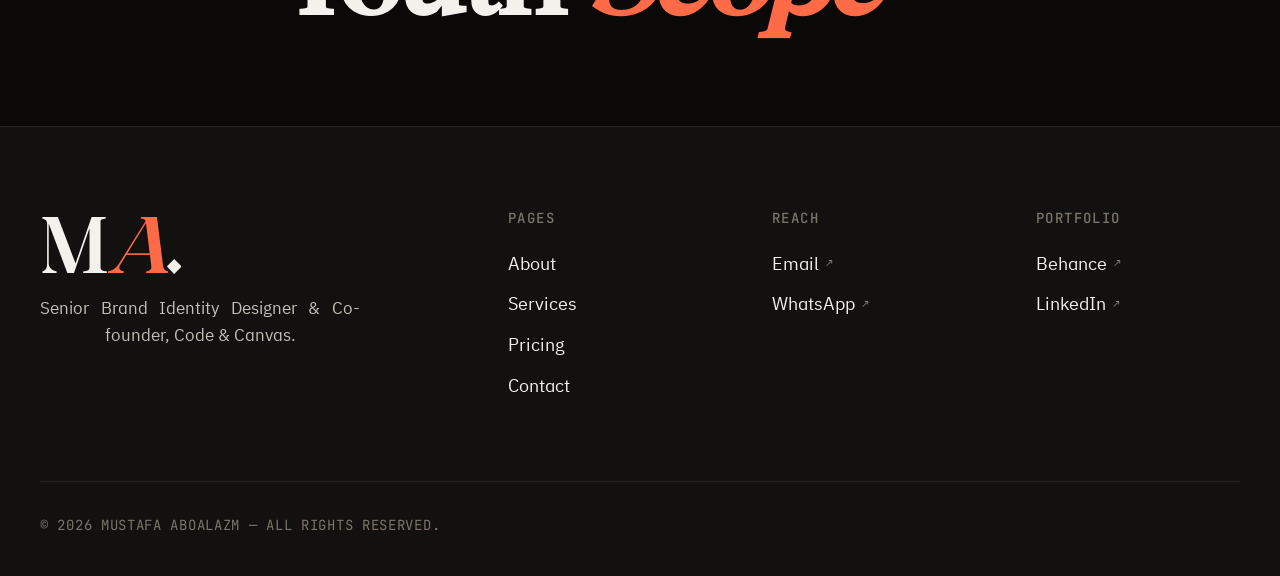
<file: projects/learn-in-arabic.html>
<!DOCTYPE html>
<html lang="en">
<head>
<meta charset="UTF-8" />
<meta name="viewport" content="width=device-width, initial-scale=1.0" />
<title>Learn in Arabic — MSP Tech Club Studio · Mustafa Aboalazm</title>
<meta name="description" content="Engineered DIY studio sets, lighting, and a complete on-screen visual system for an educational YouTube channel by MSP Tech Club." />

<link rel="preconnect" href="https://fonts.googleapis.com" />
<link rel="preconnect" href="https://fonts.gstatic.com" crossorigin />
<link href="https://fonts.googleapis.com/css2?family=IBM+Plex+Sans+Arabic:wght@300;400;500;600;700&family=Instrument+Serif:ital@0;1&family=Inter+Tight:wght@300;400;500;600;700&family=JetBrains+Mono:wght@400;500&display=swap" rel="stylesheet" />
<link rel="stylesheet" href="../styles.css" />
</head>
<body data-page="work">

<nav class="nav" aria-label="Primary">
  <a href="../home.html" class="nav-brand"><div class="nav-avatar">M</div><div class="nav-brand-text"><span class="nav-brand-name">Mustafa Aboalazm</span><span class="nav-brand-role">Brand Designer</span></div></a>
  <ul class="nav-links">
    <li><a href="../home.html" class="nav-link" data-page="home"><svg viewBox="0 0 24 24" fill="none" stroke="currentColor" stroke-width="2" stroke-linecap="round" stroke-linejoin="round"><path d="m3 9 9-7 9 7v11a2 2 0 0 1-2 2H5a2 2 0 0 1-2-2z"/><polyline points="9 22 9 12 15 12 15 22"/></svg><span>Home</span></a></li>
    <li><a href="../about.html" class="nav-link" data-page="about"><svg viewBox="0 0 24 24" fill="none" stroke="currentColor" stroke-width="2" stroke-linecap="round" stroke-linejoin="round"><path d="M20 21v-2a4 4 0 0 0-4-4H8a4 4 0 0 0-4 4v2"/><circle cx="12" cy="7" r="4"/></svg><span>About</span></a></li>
    <li><a href="../home.html#work" class="nav-link" data-page="work"><svg viewBox="0 0 24 24" fill="none" stroke="currentColor" stroke-width="2" stroke-linecap="round" stroke-linejoin="round"><rect width="20" height="14" x="2" y="7" rx="2" ry="2"/><path d="M16 21V5a2 2 0 0 0-2-2h-4a2 2 0 0 0-2 2v16"/></svg><span>Work</span></a></li>
    <li><a href="../services.html" class="nav-link" data-page="services"><svg viewBox="0 0 24 24" fill="none" stroke="currentColor" stroke-width="2" stroke-linecap="round" stroke-linejoin="round"><path d="M9.937 15.5A2 2 0 0 0 8.5 14.063l-6.135-1.582a.5.5 0 0 1 0-.962L8.5 9.936A2 2 0 0 0 9.937 8.5l1.582-6.135a.5.5 0 0 1 .963 0L14.063 8.5A2 2 0 0 0 15.5 9.937l6.135 1.581a.5.5 0 0 1 0 .964L15.5 14.063a2 2 0 0 0-1.437 1.437l-1.582 6.135a.5.5 0 0 1-.963 0z"/></svg><span>Services</span></a></li>
  </ul>
  <a href="../contact.html" class="nav-cta"><svg viewBox="0 0 24 24" fill="none" stroke="currentColor" stroke-width="2.2" stroke-linecap="round" stroke-linejoin="round"><rect width="20" height="16" x="2" y="4" rx="2"/><path d="m22 7-8.97 5.7a1.94 1.94 0 0 1-2.06 0L2 7"/></svg><span>Contact</span></a>
</nav>

<header class="case-hero" id="top">
  <div class="case-eyebrow reveal">EdTech · YouTube · 2020 — 2021</div>
  <h1 class="case-title reveal delay-1">Learn in Arabic —<br>a studio built <em>from scratch.</em></h1>
  <p class="case-summary reveal delay-2">An educational YouTube channel needed a full visual identity and a real shooting environment — from logo and thumbnails to DIY studio sets, lighting, and on-screen graphics.</p>
</header>

<div class="case-facts">
  <div class="case-fact"><div class="case-fact-label">Client</div><div class="case-fact-value">MSP Tech Club</div></div>
  <div class="case-fact"><div class="case-fact-label">Format</div><div class="case-fact-value">Educational YouTube</div></div>
  <div class="case-fact"><div class="case-fact-label">Year</div><div class="case-fact-value">2020 — 2021</div></div>
  <div class="case-fact"><div class="case-fact-label">Role</div><div class="case-fact-value">Studio Lead · Visual Director</div></div>
  <div class="case-fact"><div class="case-fact-label">Services</div><div class="case-fact-value">Identity · Studio · Motion</div></div>
</div>

<section class="case-section">
  <div class="case-content">
    <div><div class="case-label scroll-reveal">01 / The Brief</div></div>
    <div class="case-prose scroll-reveal">
      <h2 class="case-heading">No studio, no <em>system,</em> tight budget.</h2>
      <p>MSP Tech Club wanted to launch <em>Learn in Arabic</em> — Arabic-first educational videos covering tech and design fundamentals. The challenge was twofold: there was no physical recording space, and no on-screen visual system. Both had to be built before a single video could ship.</p>
    </div>
  </div>
</section>

<section class="case-section" style="padding-top: 0;">
  <div class="case-gallery">
    <div class="case-gallery-row cols-1">
      <div class="case-img wide"><div class="case-img-placeholder">📸 Studio set hero · 21:9</div></div>
    </div>
  </div>
</section>

<section class="case-section case-section-alt">
  <div class="case-content">
    <div><div class="case-label scroll-reveal">02 / The Approach</div></div>
    <div class="case-prose scroll-reveal">
      <h2 class="case-heading">Build the <em>room,</em> then the brand.</h2>
      <p>I designed and built the studio environment first — backdrops, three-point lighting setups, sound treatment — using accessible materials. With the room dialed in, I then designed the on-screen system: channel logo, intro/outro motion, thumbnail grid system, and lower-thirds.</p>
      <p><strong>What was shipped:</strong></p>
      <ul>
        <li>DIY studio set + lighting + audio treatment</li>
        <li>Channel logo + variants for thumbnails and social</li>
        <li>Thumbnail template grid for visual consistency</li>
        <li>Motion intro/outro + lower-third graphics package</li>
        <li>Recognized as Best Leader of the Season — Illustrations Team (2019–2020)</li>
      </ul>
    </div>
  </div>
</section>

<section class="case-section" style="padding-top: 60px;">
  <div class="case-gallery">
    <div class="case-gallery-row cols-2">
      <div class="case-img"><div class="case-img-placeholder">📸 Channel logo · Square</div></div>
      <div class="case-img"><div class="case-img-placeholder">📸 Studio behind-the-scenes · Square</div></div>
    </div>
    <div class="case-gallery-row cols-3">
      <div class="case-img tall"><div class="case-img-placeholder">📸 Thumbnail grid · 4:5</div></div>
      <div class="case-img tall"><div class="case-img-placeholder">📸 On-screen graphics · 4:5</div></div>
      <div class="case-img tall"><div class="case-img-placeholder">📸 Lighting setup · 4:5</div></div>
    </div>
  </div>
</section>

<section class="case-section">
  <div class="case-content">
    <div><div class="case-label scroll-reveal">03 / Outcome</div></div>
    <div class="case-prose scroll-reveal">
      <h2 class="case-heading">A <em>repeatable</em> production system.</h2>
      <p>The studio kept producing for two seasons under the system I built. The thumbnail and motion templates meant each new video could be produced quickly without sacrificing brand consistency — exactly the multiplier effect a young channel needs.</p>
    </div>
  </div>
  <div class="case-results">
    <div class="case-result"><div class="case-result-num">2</div><div class="case-result-label">Seasons on the system</div></div>
    <div class="case-result"><div class="case-result-num">★</div><div class="case-result-label">Best Leader 2019–2020</div></div>
    <div class="case-result"><div class="case-result-num">DIY</div><div class="case-result-label">Built end-to-end</div></div>
  </div>
</section>

<a href="youth-scope.html" class="next-project">
  <div class="next-eyebrow">Next Project</div>
  <h3 class="next-title">Youth <em>Scope</em></h3>
</a>

<footer class="footer">
  <div class="footer-grid">
    <div class="footer-brand"><div class="footer-mark">M<em>A</em>.</div><p>Senior Brand Identity Designer & Co-founder, Code & Canvas.</p></div>
    <div class="footer-col"><h6>Pages</h6><ul><li><a href="../about.html">About</a></li><li><a href="../services.html">Services</a></li><li><a href="../pricing.html">Pricing</a></li><li><a href="../contact.html">Contact</a></li></ul></div>
    <div class="footer-col"><h6>Reach</h6><ul><li><a href="mailto:Mustafaaboalazm@mail.ru">Email <span class="arrow">↗</span></a></li><li><a href="https://wa.me/201092500454" target="_blank" rel="noopener">WhatsApp <span class="arrow">↗</span></a></li></ul></div>
    <div class="footer-col"><h6>Portfolio</h6><ul><li><a href="https://www.behance.net/aboalazm" target="_blank" rel="noopener">Behance <span class="arrow">↗</span></a></li><li><a href="https://www.linkedin.com/in/aboalazm" target="_blank" rel="noopener">LinkedIn <span class="arrow">↗</span></a></li></ul></div>
  </div>
  <div class="footer-bottom"><span>© 2026 Mustafa Aboalazm — All rights reserved.</span></div>
</footer>

<script src="../scripts.js"></script>
</body>
</html>
</file>
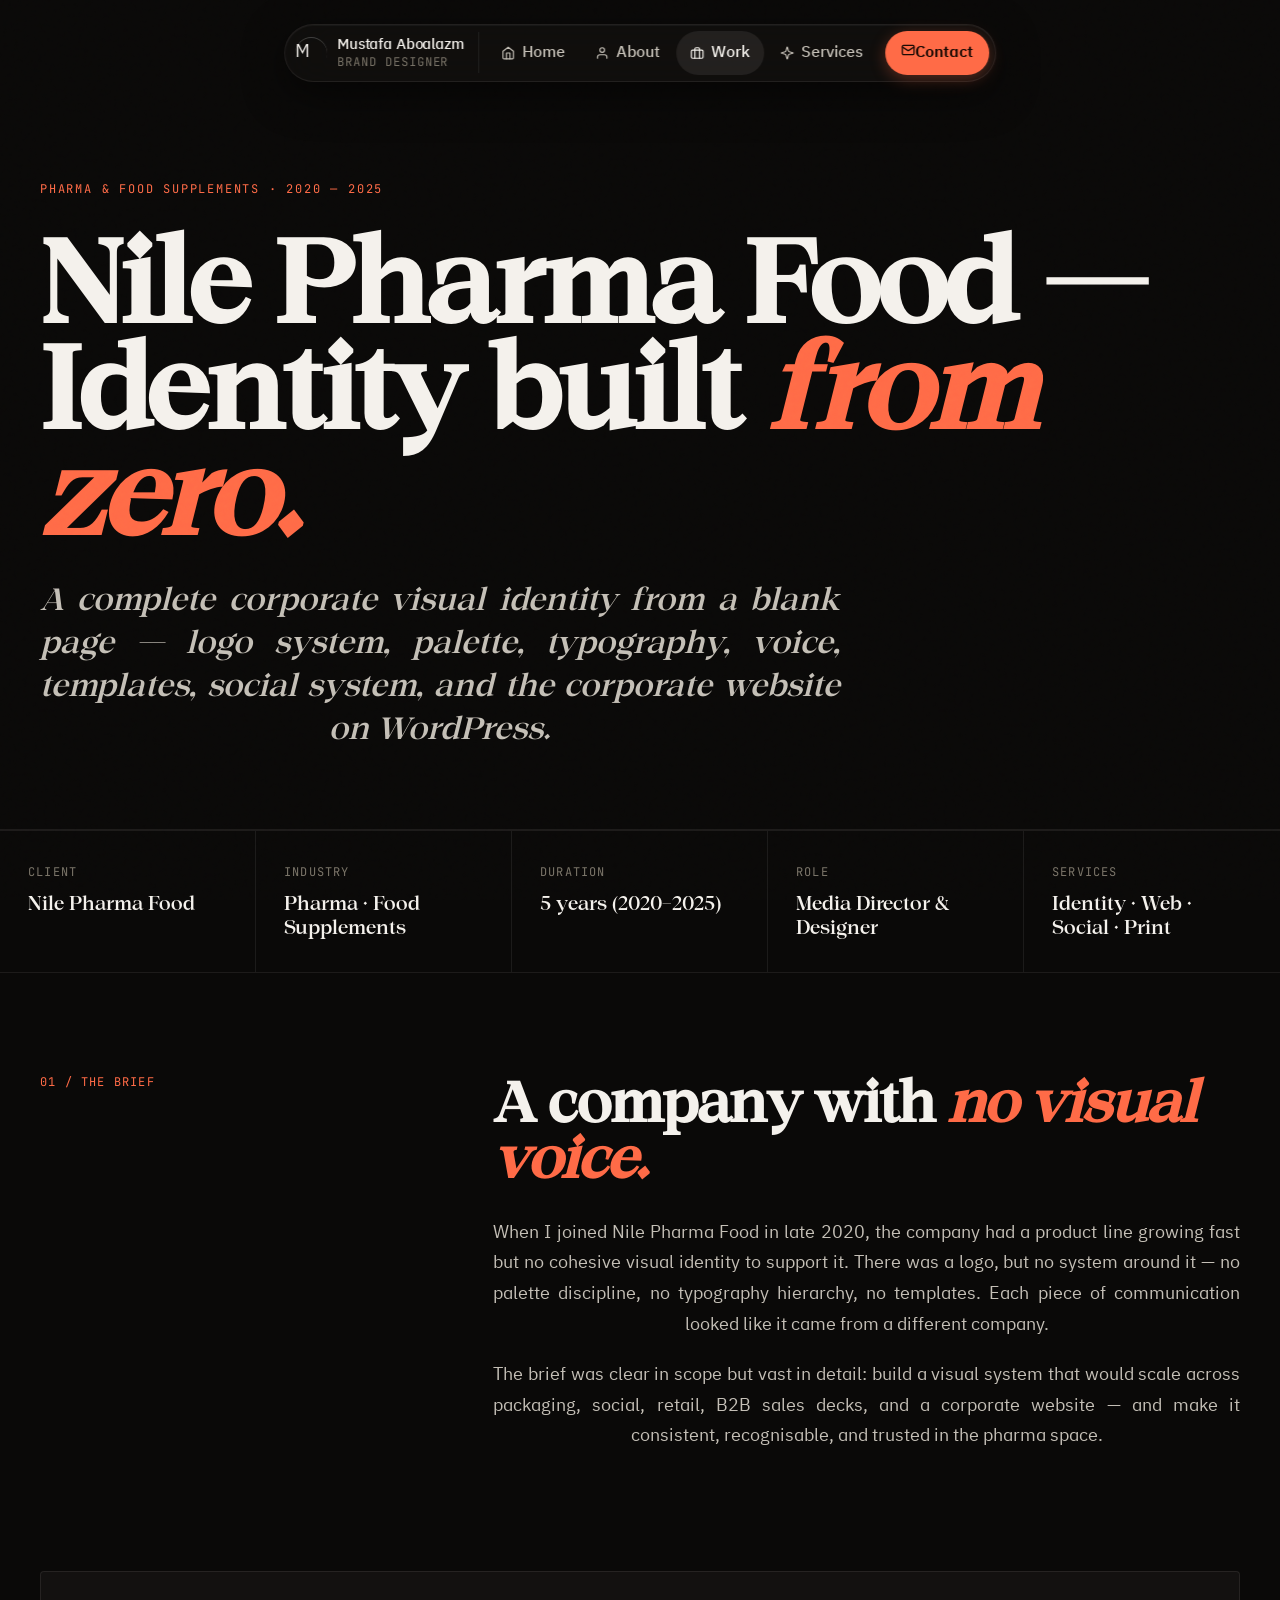
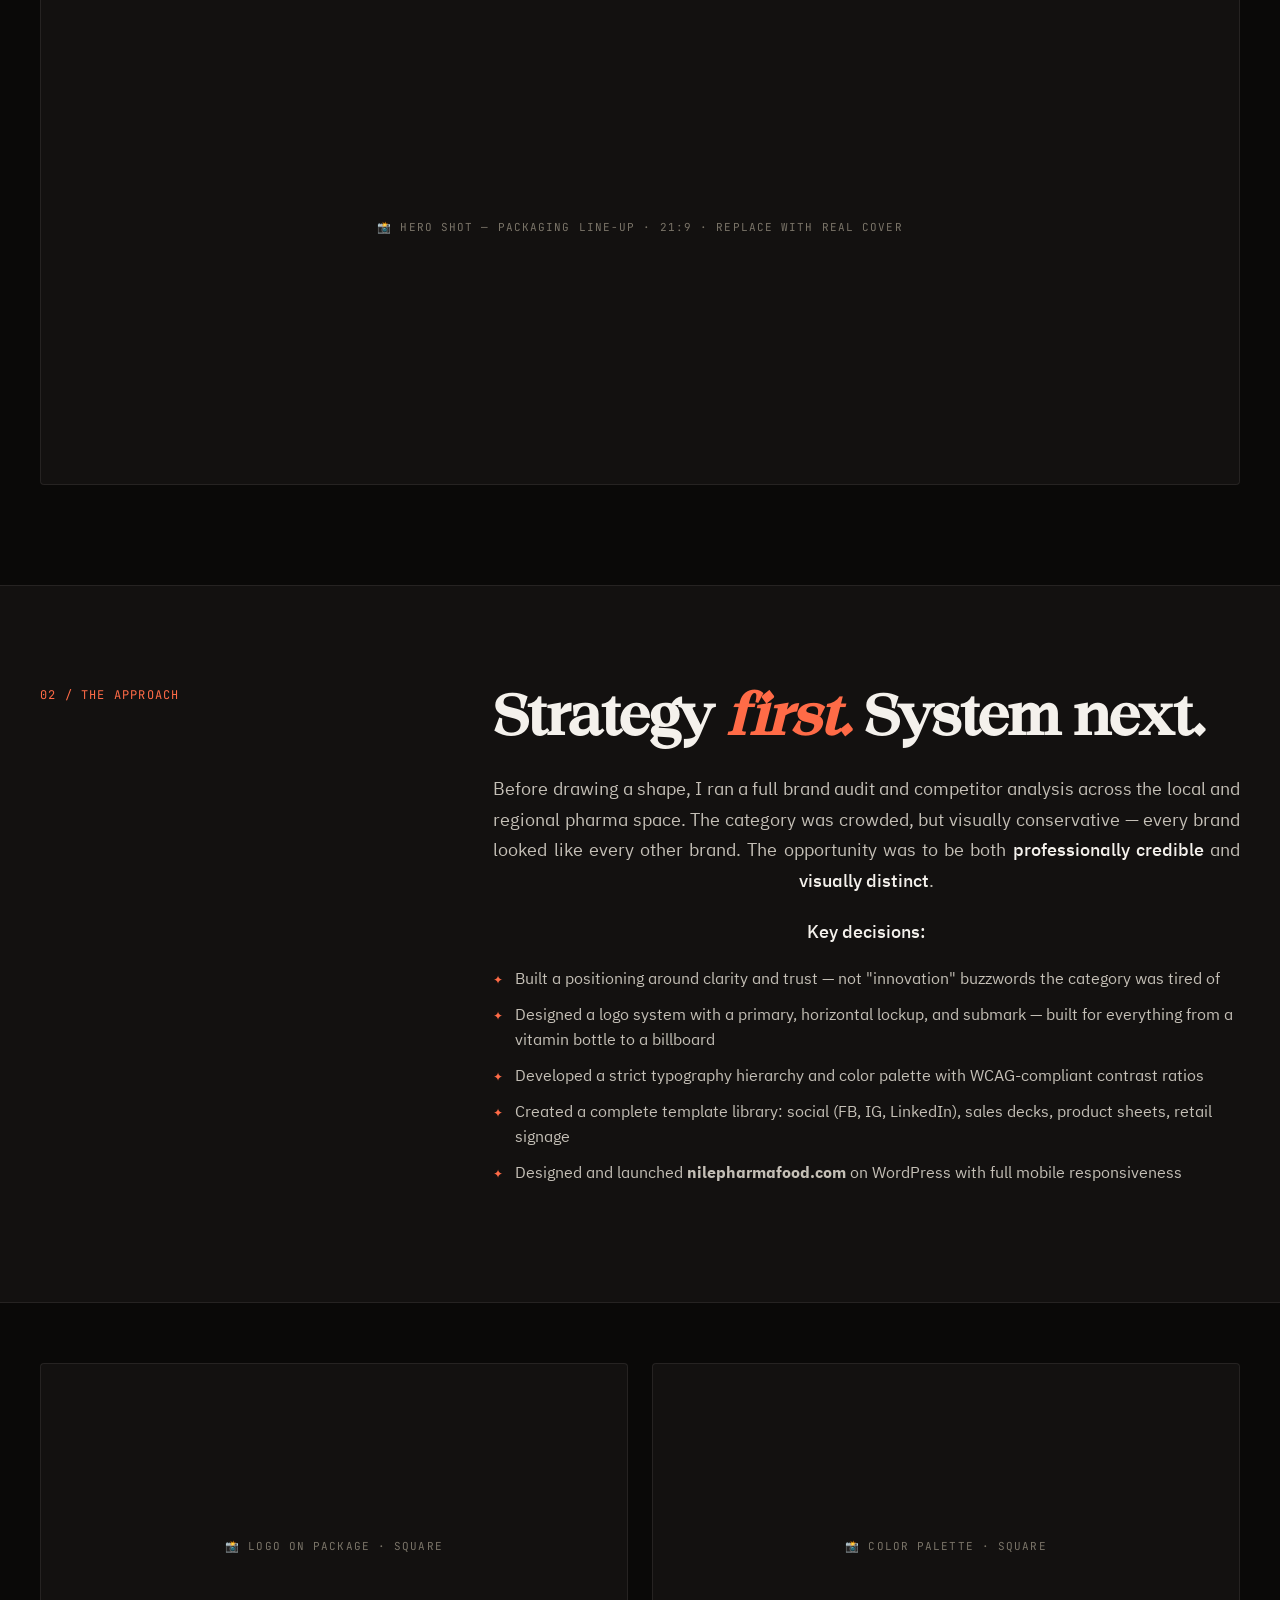
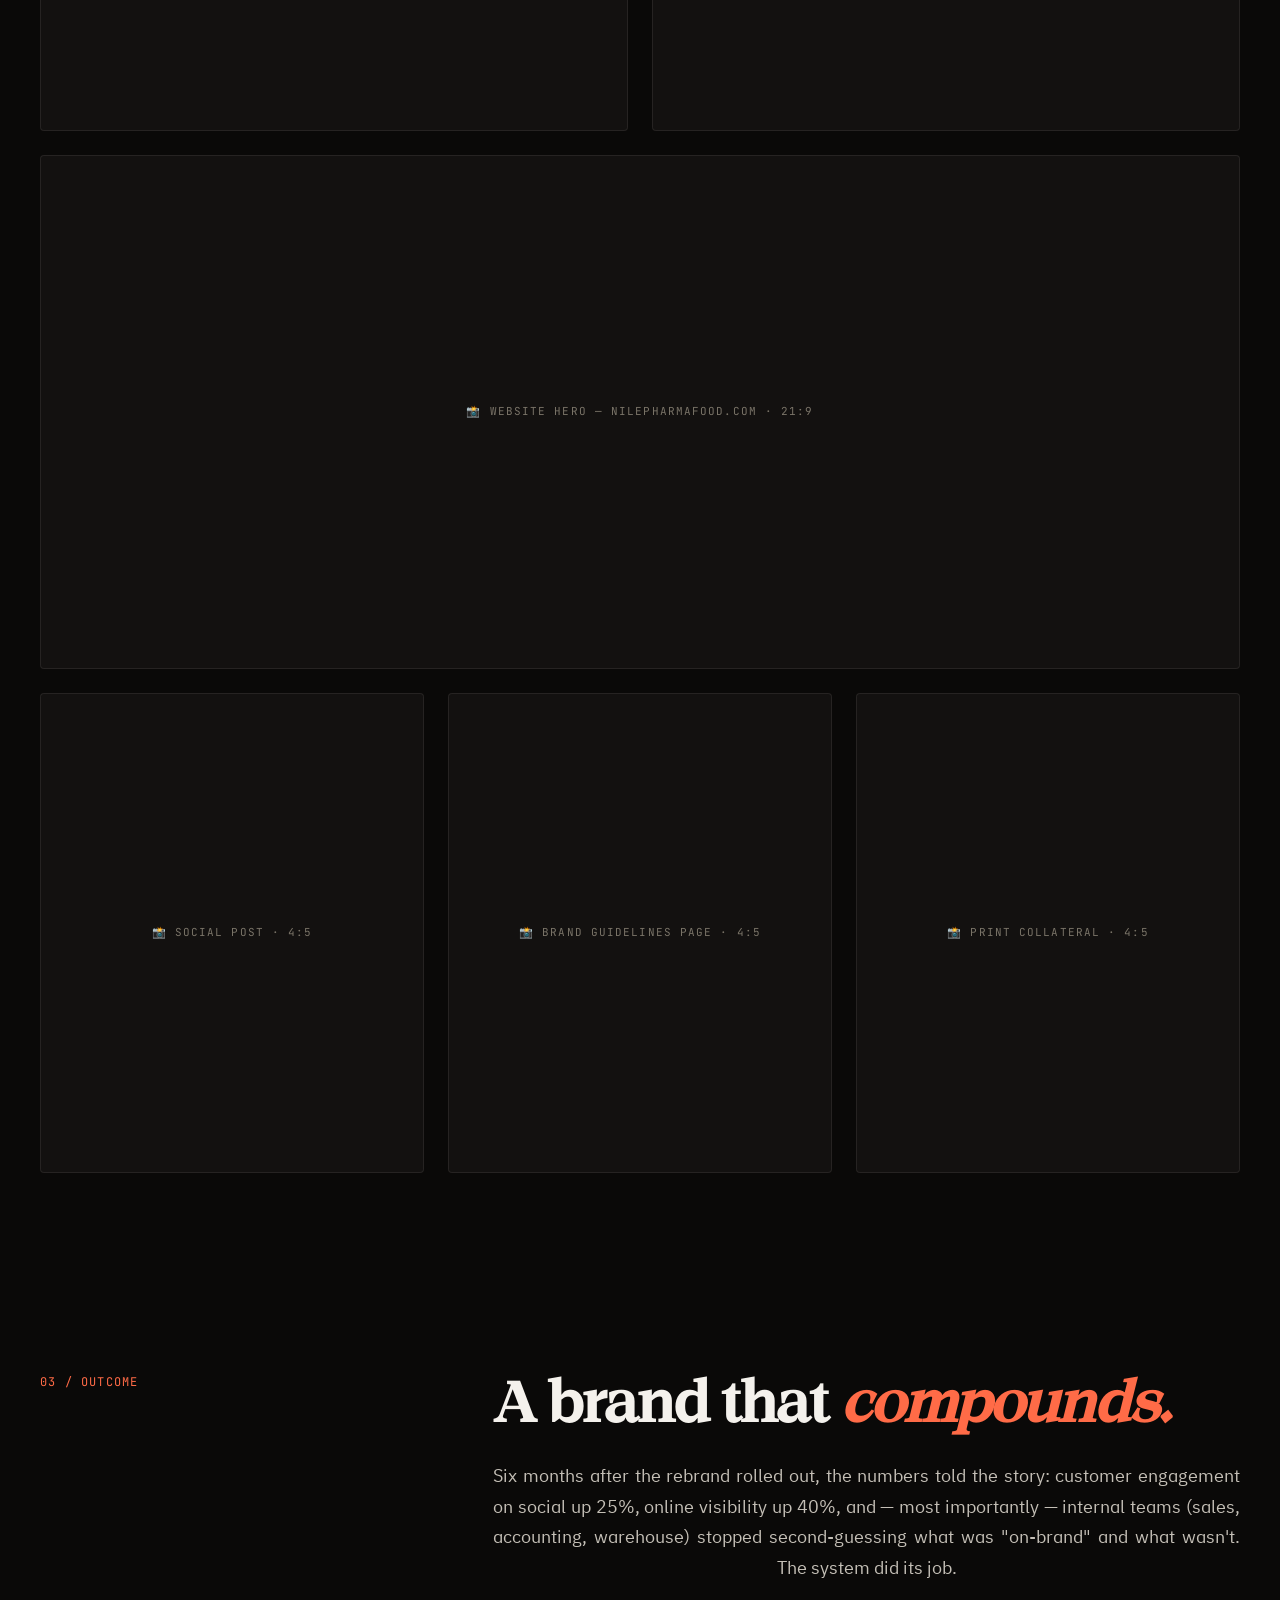
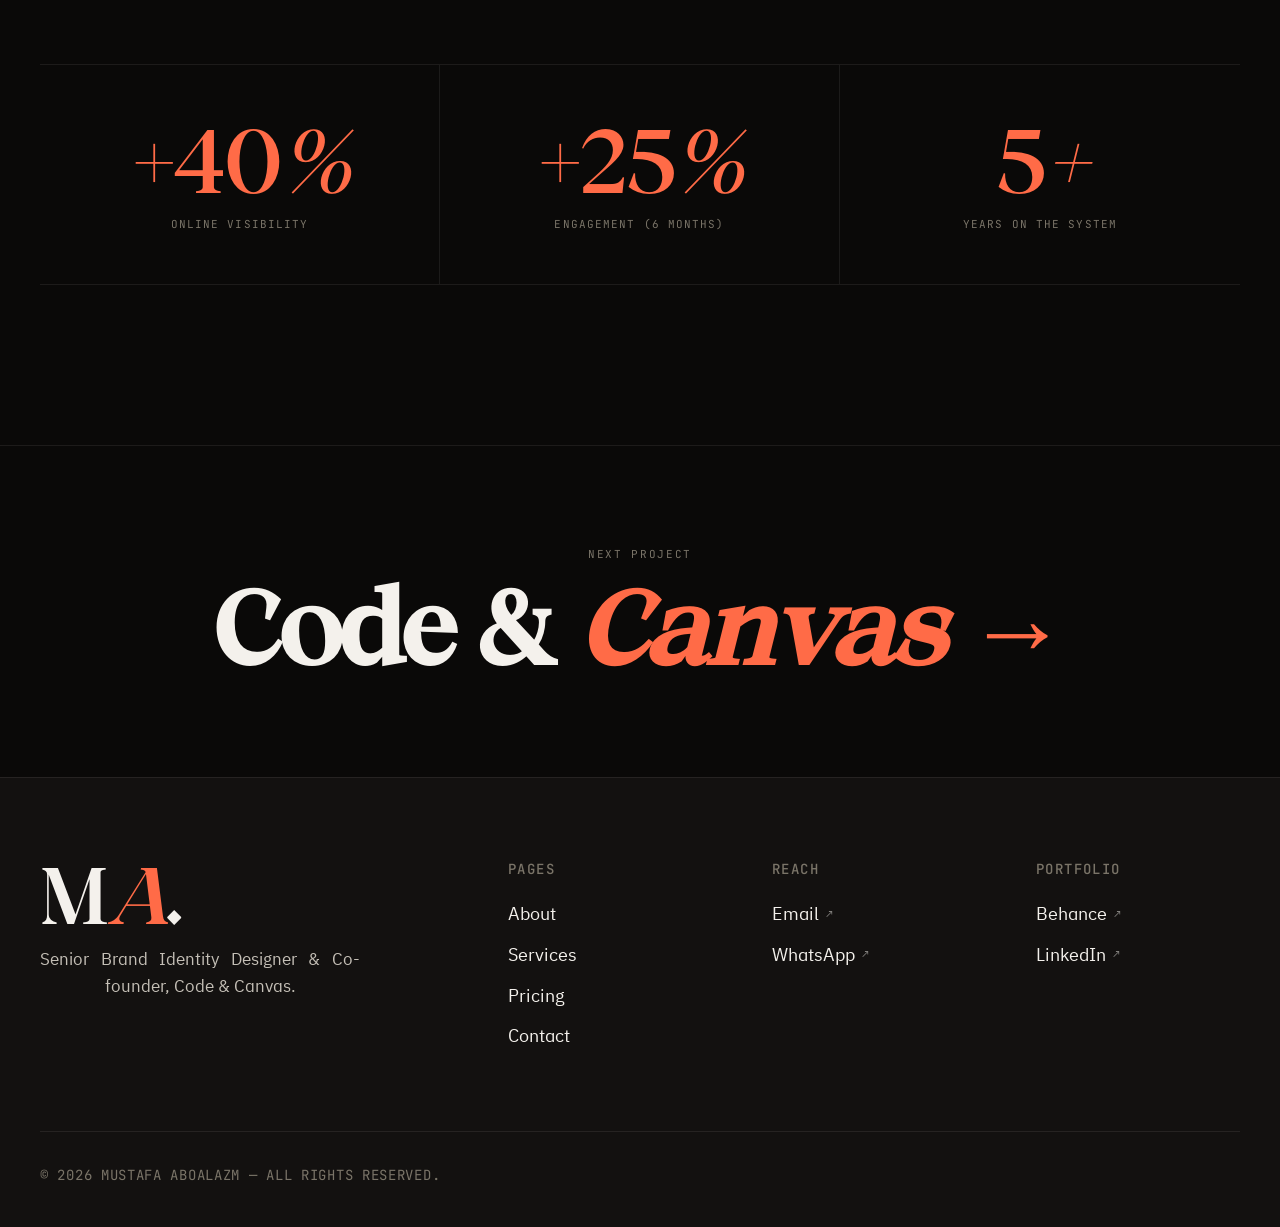
<file: projects/nile-pharma.html>
<!DOCTYPE html>
<html lang="en">
<head>
<meta charset="UTF-8" />
<meta name="viewport" content="width=device-width, initial-scale=1.0" />
<title>Nile Pharma Food — Identity Built From Zero · Mustafa Aboalazm</title>
<meta name="description" content="Built the complete corporate visual identity for Nile Pharma Food from a blank page — driving +40% online visibility and +25% engagement." />

<link rel="preconnect" href="https://fonts.googleapis.com" />
<link rel="preconnect" href="https://fonts.gstatic.com" crossorigin />
<link href="https://fonts.googleapis.com/css2?family=IBM+Plex+Sans+Arabic:wght@300;400;500;600;700&family=Instrument+Serif:ital@0;1&family=Inter+Tight:wght@300;400;500;600;700&family=JetBrains+Mono:wght@400;500&display=swap" rel="stylesheet" />
<link rel="stylesheet" href="../styles.css" />
</head>
<body data-page="work">

<nav class="nav" aria-label="Primary">
  <a href="../home.html" class="nav-brand"><div class="nav-avatar">M</div><div class="nav-brand-text"><span class="nav-brand-name">Mustafa Aboalazm</span><span class="nav-brand-role">Brand Designer</span></div></a>
  <ul class="nav-links">
    <li><a href="../home.html" class="nav-link" data-page="home"><svg viewBox="0 0 24 24" fill="none" stroke="currentColor" stroke-width="2" stroke-linecap="round" stroke-linejoin="round"><path d="m3 9 9-7 9 7v11a2 2 0 0 1-2 2H5a2 2 0 0 1-2-2z"/><polyline points="9 22 9 12 15 12 15 22"/></svg><span>Home</span></a></li>
    <li><a href="../about.html" class="nav-link" data-page="about"><svg viewBox="0 0 24 24" fill="none" stroke="currentColor" stroke-width="2" stroke-linecap="round" stroke-linejoin="round"><path d="M20 21v-2a4 4 0 0 0-4-4H8a4 4 0 0 0-4 4v2"/><circle cx="12" cy="7" r="4"/></svg><span>About</span></a></li>
    <li><a href="../home.html#work" class="nav-link" data-page="work"><svg viewBox="0 0 24 24" fill="none" stroke="currentColor" stroke-width="2" stroke-linecap="round" stroke-linejoin="round"><rect width="20" height="14" x="2" y="7" rx="2" ry="2"/><path d="M16 21V5a2 2 0 0 0-2-2h-4a2 2 0 0 0-2 2v16"/></svg><span>Work</span></a></li>
    <li><a href="../services.html" class="nav-link" data-page="services"><svg viewBox="0 0 24 24" fill="none" stroke="currentColor" stroke-width="2" stroke-linecap="round" stroke-linejoin="round"><path d="M9.937 15.5A2 2 0 0 0 8.5 14.063l-6.135-1.582a.5.5 0 0 1 0-.962L8.5 9.936A2 2 0 0 0 9.937 8.5l1.582-6.135a.5.5 0 0 1 .963 0L14.063 8.5A2 2 0 0 0 15.5 9.937l6.135 1.581a.5.5 0 0 1 0 .964L15.5 14.063a2 2 0 0 0-1.437 1.437l-1.582 6.135a.5.5 0 0 1-.963 0z"/></svg><span>Services</span></a></li>
  </ul>
  <a href="../contact.html" class="nav-cta"><svg viewBox="0 0 24 24" fill="none" stroke="currentColor" stroke-width="2.2" stroke-linecap="round" stroke-linejoin="round"><rect width="20" height="16" x="2" y="4" rx="2"/><path d="m22 7-8.97 5.7a1.94 1.94 0 0 1-2.06 0L2 7"/></svg><span>Contact</span></a>
</nav>

<header class="case-hero" id="top">
  <div class="case-eyebrow reveal">Pharma &amp; Food Supplements · 2020 — 2025</div>
  <h1 class="case-title reveal delay-1">Nile Pharma Food —<br>Identity built <em>from zero.</em></h1>
  <p class="case-summary reveal delay-2">A complete corporate visual identity from a blank page — logo system, palette, typography, voice, templates, social system, and the corporate website on WordPress.</p>
</header>

<div class="case-facts">
  <div class="case-fact"><div class="case-fact-label">Client</div><div class="case-fact-value">Nile Pharma Food</div></div>
  <div class="case-fact"><div class="case-fact-label">Industry</div><div class="case-fact-value">Pharma · Food Supplements</div></div>
  <div class="case-fact"><div class="case-fact-label">Duration</div><div class="case-fact-value">5 years (2020–2025)</div></div>
  <div class="case-fact"><div class="case-fact-label">Role</div><div class="case-fact-value">Media Director &amp; Designer</div></div>
  <div class="case-fact"><div class="case-fact-label">Services</div><div class="case-fact-value">Identity · Web · Social · Print</div></div>
</div>

<section class="case-section">
  <div class="case-content">
    <div><div class="case-label scroll-reveal">01 / The Brief</div></div>
    <div class="case-prose scroll-reveal">
      <h2 class="case-heading">A company with <em>no visual voice.</em></h2>
      <p>When I joined Nile Pharma Food in late 2020, the company had a product line growing fast but no cohesive visual identity to support it. There was a logo, but no system around it — no palette discipline, no typography hierarchy, no templates. Each piece of communication looked like it came from a different company.</p>
      <p>The brief was clear in scope but vast in detail: build a visual system that would scale across packaging, social, retail, B2B sales decks, and a corporate website — and make it consistent, recognisable, and trusted in the pharma space.</p>
    </div>
  </div>
</section>

<section class="case-section" style="padding-top: 0;">
  <div class="case-gallery">
    <div class="case-gallery-row cols-1">
      <div class="case-img wide"><div class="case-img-placeholder">📸 Hero shot — packaging line-up · 21:9 · Replace with real cover</div></div>
    </div>
  </div>
</section>

<section class="case-section case-section-alt">
  <div class="case-content">
    <div><div class="case-label scroll-reveal">02 / The Approach</div></div>
    <div class="case-prose scroll-reveal">
      <h2 class="case-heading">Strategy <em>first.</em> System next.</h2>
      <p>Before drawing a shape, I ran a full brand audit and competitor analysis across the local and regional pharma space. The category was crowded, but visually conservative — every brand looked like every other brand. The opportunity was to be both <strong>professionally credible</strong> and <strong>visually distinct</strong>.</p>
      <p><strong>Key decisions:</strong></p>
      <ul>
        <li>Built a positioning around clarity and trust — not "innovation" buzzwords the category was tired of</li>
        <li>Designed a logo system with a primary, horizontal lockup, and submark — built for everything from a vitamin bottle to a billboard</li>
        <li>Developed a strict typography hierarchy and color palette with WCAG-compliant contrast ratios</li>
        <li>Created a complete template library: social (FB, IG, LinkedIn), sales decks, product sheets, retail signage</li>
        <li>Designed and launched <strong>nilepharmafood.com</strong> on WordPress with full mobile responsiveness</li>
      </ul>
    </div>
  </div>
</section>

<section class="case-section" style="padding-top: 60px;">
  <div class="case-gallery">
    <div class="case-gallery-row cols-2">
      <div class="case-img"><div class="case-img-placeholder">📸 Logo on package · Square</div></div>
      <div class="case-img"><div class="case-img-placeholder">📸 Color palette · Square</div></div>
    </div>
    <div class="case-gallery-row cols-1">
      <div class="case-img wide"><div class="case-img-placeholder">📸 Website hero — nilepharmafood.com · 21:9</div></div>
    </div>
    <div class="case-gallery-row cols-3">
      <div class="case-img tall"><div class="case-img-placeholder">📸 Social post · 4:5</div></div>
      <div class="case-img tall"><div class="case-img-placeholder">📸 Brand guidelines page · 4:5</div></div>
      <div class="case-img tall"><div class="case-img-placeholder">📸 Print collateral · 4:5</div></div>
    </div>
  </div>
</section>

<section class="case-section">
  <div class="case-content">
    <div><div class="case-label scroll-reveal">03 / Outcome</div></div>
    <div class="case-prose scroll-reveal">
      <h2 class="case-heading">A brand that <em>compounds.</em></h2>
      <p>Six months after the rebrand rolled out, the numbers told the story: customer engagement on social up 25%, online visibility up 40%, and — most importantly — internal teams (sales, accounting, warehouse) stopped second-guessing what was "on-brand" and what wasn't. The system did its job.</p>
    </div>
  </div>
  <div class="case-results">
    <div class="case-result"><div class="case-result-num">+40<em>%</em></div><div class="case-result-label">Online Visibility</div></div>
    <div class="case-result"><div class="case-result-num">+25<em>%</em></div><div class="case-result-label">Engagement (6 months)</div></div>
    <div class="case-result"><div class="case-result-num">5<em>+</em></div><div class="case-result-label">Years on the system</div></div>
  </div>
</section>

<a href="code-canvas.html" class="next-project">
  <div class="next-eyebrow">Next Project</div>
  <h3 class="next-title">Code &amp; <em>Canvas</em></h3>
</a>

<footer class="footer">
  <div class="footer-grid">
    <div class="footer-brand"><div class="footer-mark">M<em>A</em>.</div><p>Senior Brand Identity Designer & Co-founder, Code & Canvas.</p></div>
    <div class="footer-col"><h6>Pages</h6><ul><li><a href="../about.html">About</a></li><li><a href="../services.html">Services</a></li><li><a href="../pricing.html">Pricing</a></li><li><a href="../contact.html">Contact</a></li></ul></div>
    <div class="footer-col"><h6>Reach</h6><ul><li><a href="mailto:Mustafaaboalazm@mail.ru">Email <span class="arrow">↗</span></a></li><li><a href="https://wa.me/201092500454" target="_blank" rel="noopener">WhatsApp <span class="arrow">↗</span></a></li></ul></div>
    <div class="footer-col"><h6>Portfolio</h6><ul><li><a href="https://www.behance.net/aboalazm" target="_blank" rel="noopener">Behance <span class="arrow">↗</span></a></li><li><a href="https://www.linkedin.com/in/aboalazm" target="_blank" rel="noopener">LinkedIn <span class="arrow">↗</span></a></li></ul></div>
  </div>
  <div class="footer-bottom"><span>© 2026 Mustafa Aboalazm — All rights reserved.</span></div>
</footer>

<script src="../scripts.js"></script>
</body>
</html>
</file>
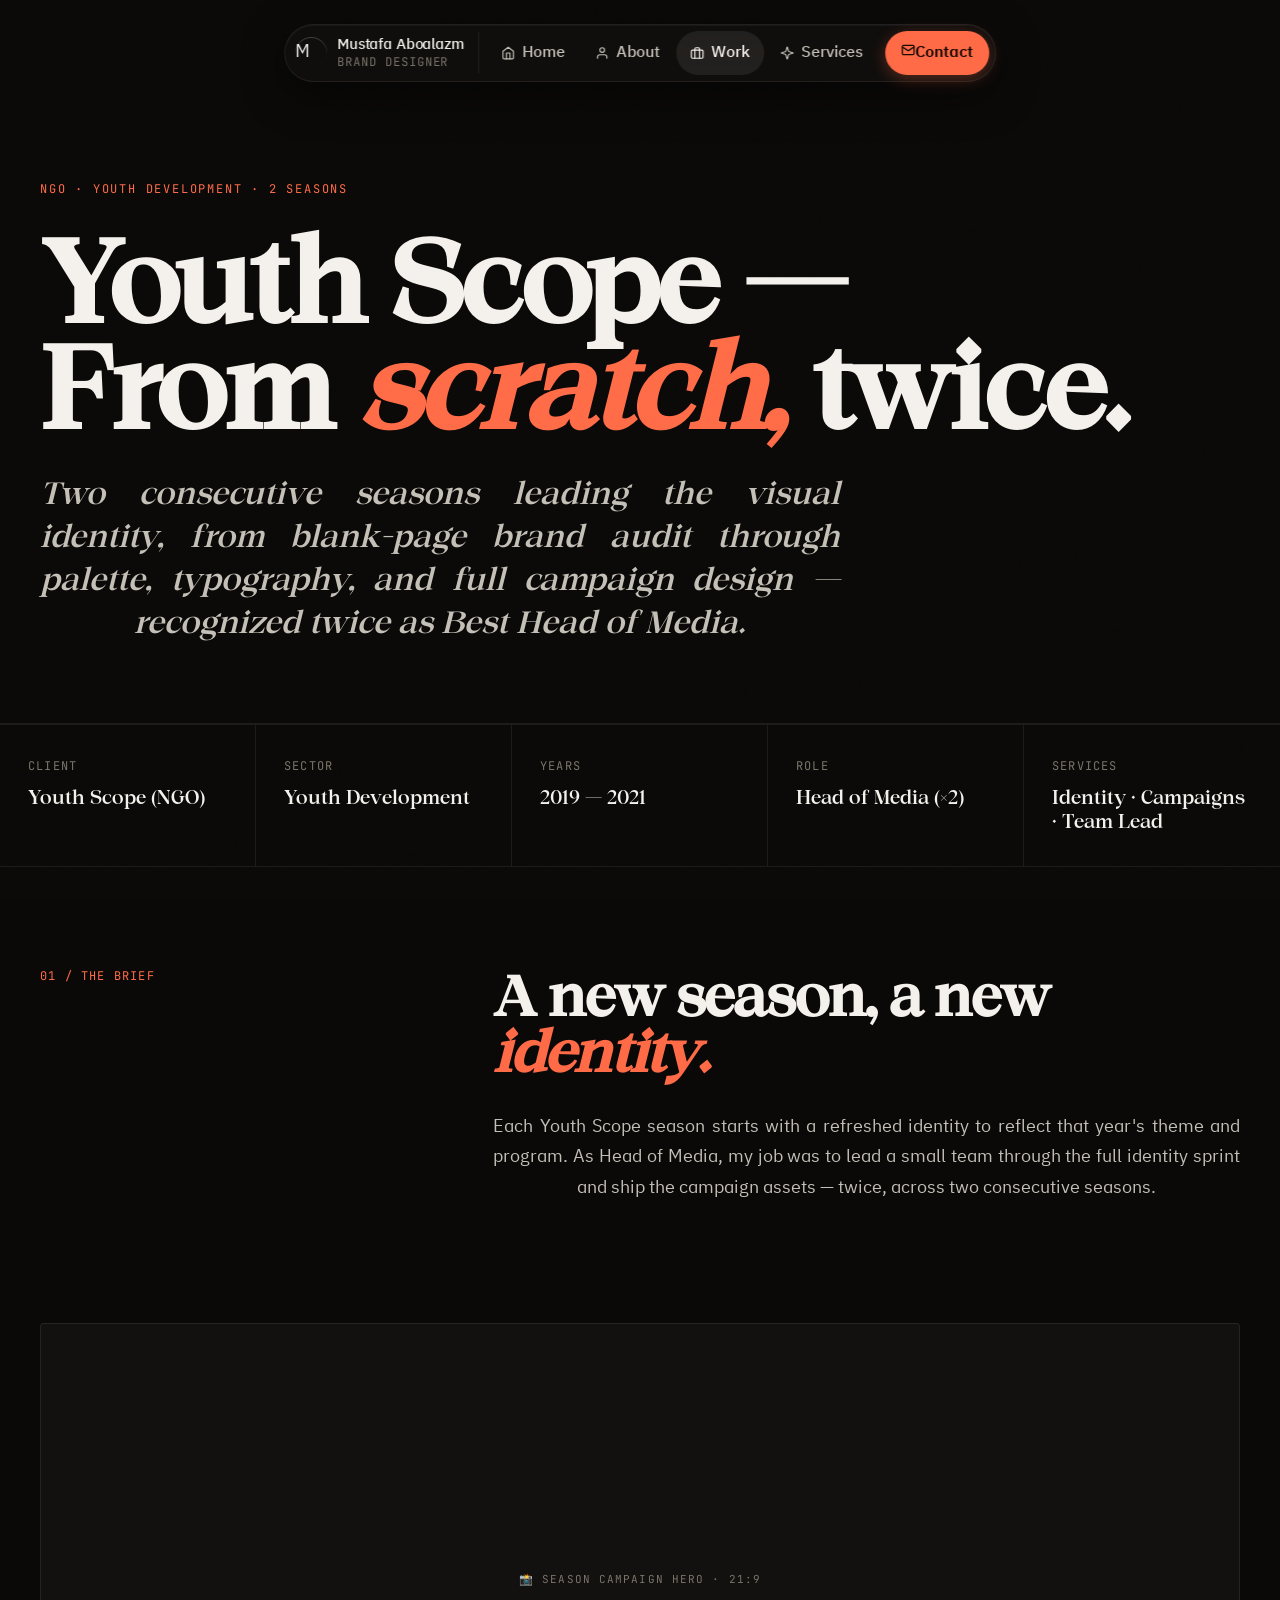
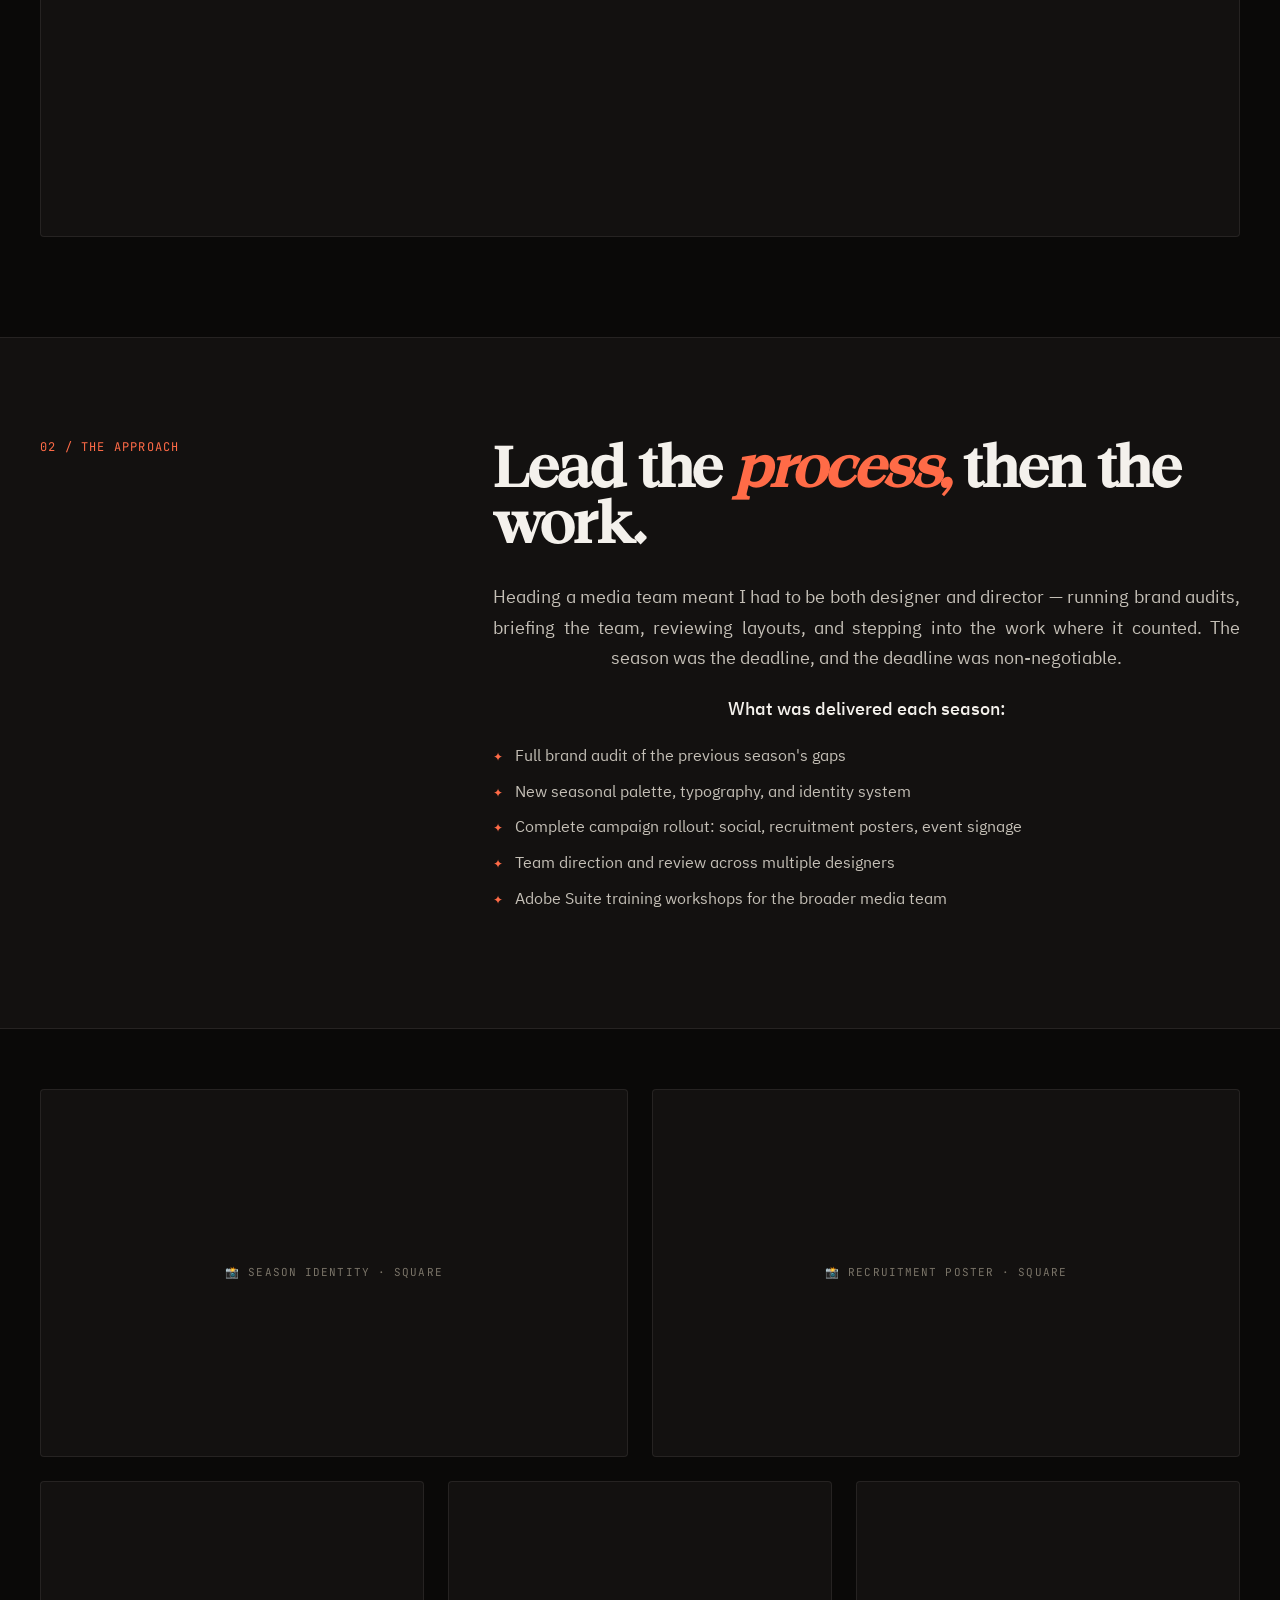
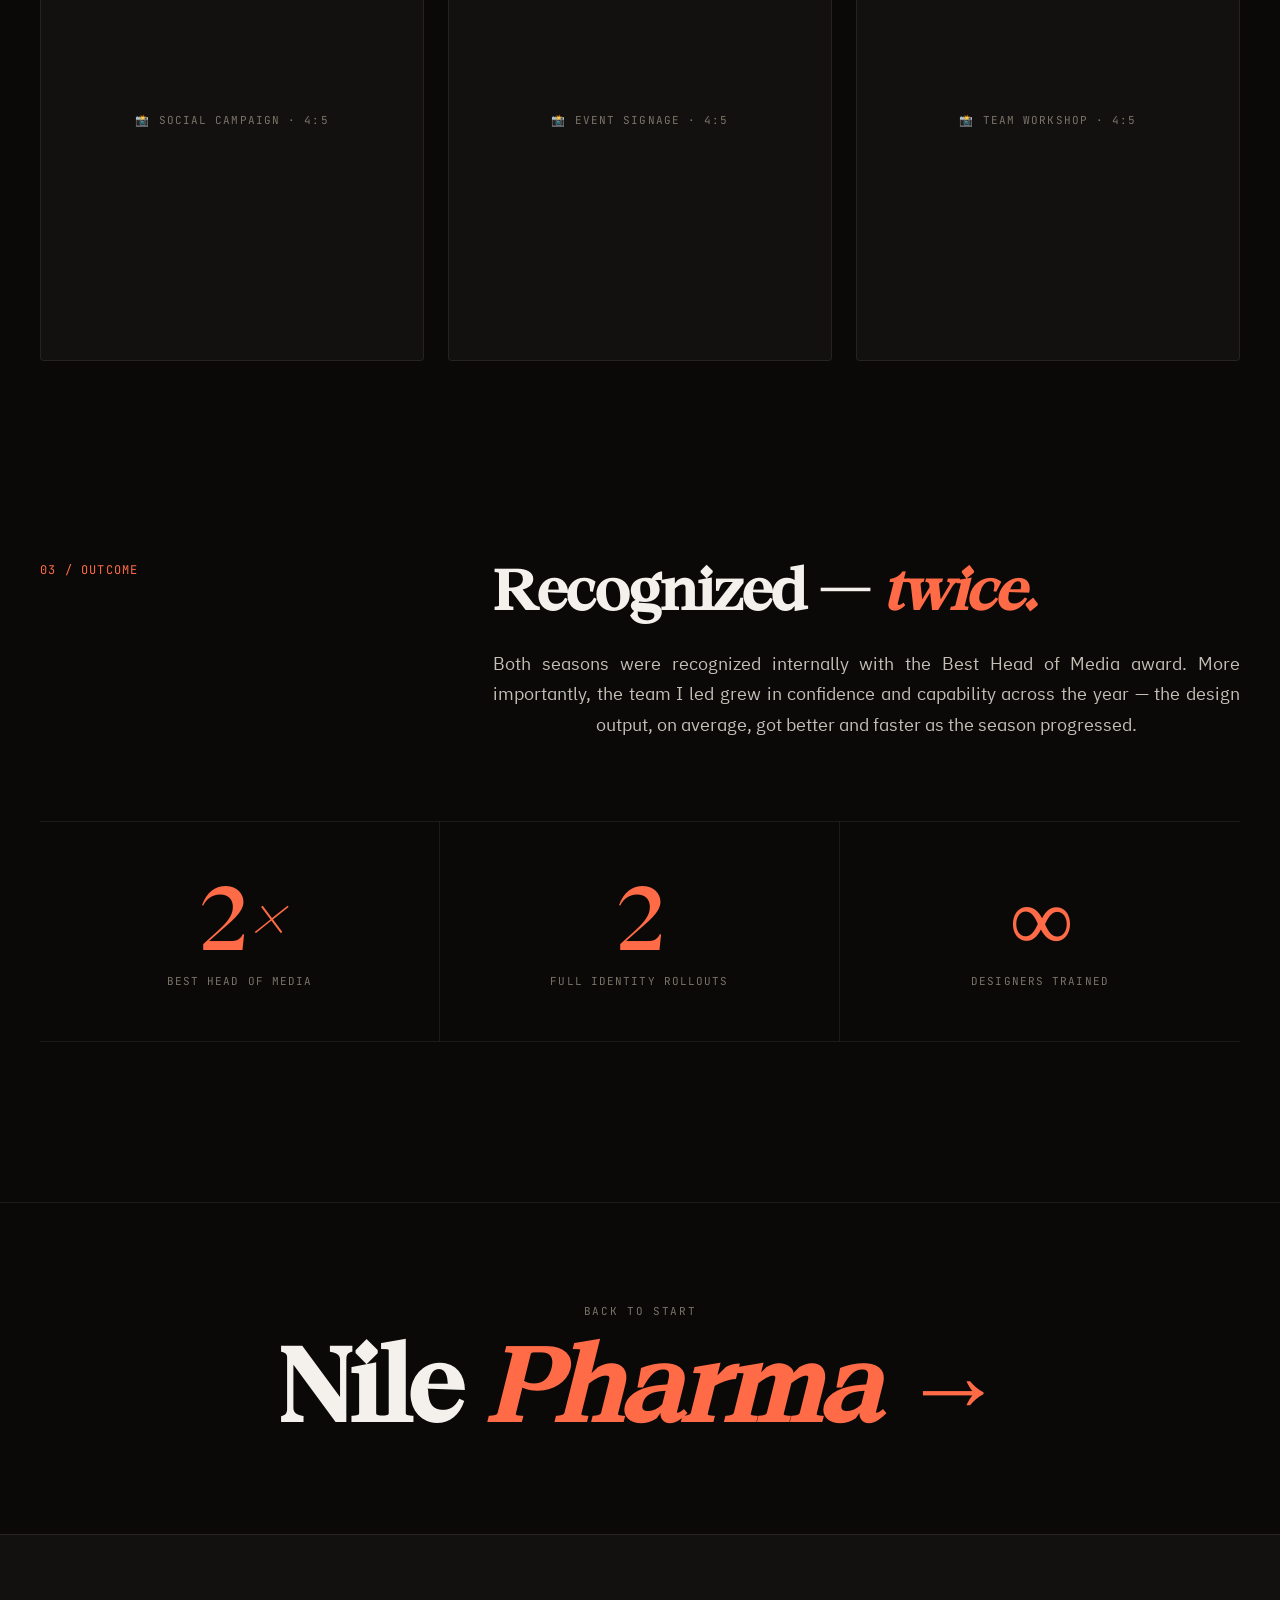
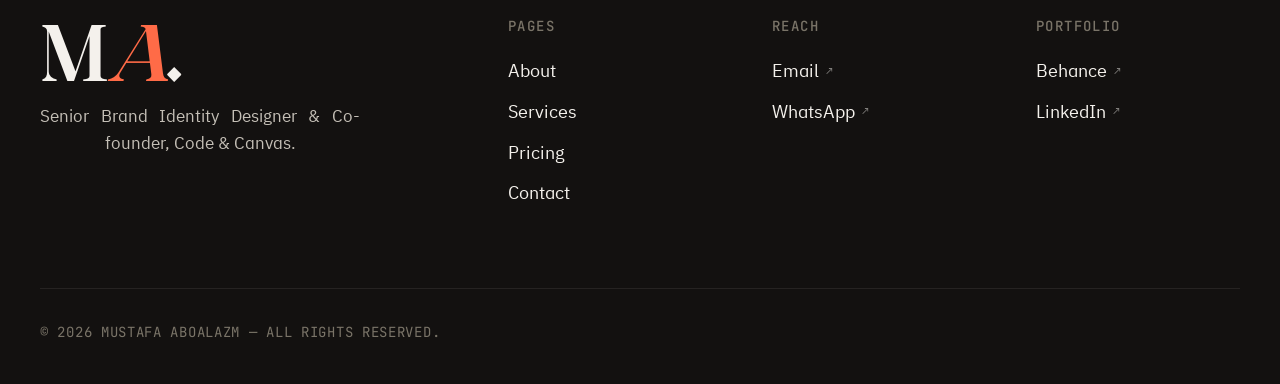
<file: projects/youth-scope.html>
<!DOCTYPE html>
<html lang="en">
<head>
<meta charset="UTF-8" />
<meta name="viewport" content="width=device-width, initial-scale=1.0" />
<title>Youth Scope — From Scratch, Twice · Mustafa Aboalazm</title>
<meta name="description" content="Built the visual identity from the ground up across two seasons as Head of Media — brand audit, palette, typography, and full campaign design." />

<link rel="preconnect" href="https://fonts.googleapis.com" />
<link rel="preconnect" href="https://fonts.gstatic.com" crossorigin />
<link href="https://fonts.googleapis.com/css2?family=IBM+Plex+Sans+Arabic:wght@300;400;500;600;700&family=Instrument+Serif:ital@0;1&family=Inter+Tight:wght@300;400;500;600;700&family=JetBrains+Mono:wght@400;500&display=swap" rel="stylesheet" />
<link rel="stylesheet" href="../styles.css" />
</head>
<body data-page="work">

<nav class="nav" aria-label="Primary">
  <a href="../home.html" class="nav-brand"><div class="nav-avatar">M</div><div class="nav-brand-text"><span class="nav-brand-name">Mustafa Aboalazm</span><span class="nav-brand-role">Brand Designer</span></div></a>
  <ul class="nav-links">
    <li><a href="../home.html" class="nav-link" data-page="home"><svg viewBox="0 0 24 24" fill="none" stroke="currentColor" stroke-width="2" stroke-linecap="round" stroke-linejoin="round"><path d="m3 9 9-7 9 7v11a2 2 0 0 1-2 2H5a2 2 0 0 1-2-2z"/><polyline points="9 22 9 12 15 12 15 22"/></svg><span>Home</span></a></li>
    <li><a href="../about.html" class="nav-link" data-page="about"><svg viewBox="0 0 24 24" fill="none" stroke="currentColor" stroke-width="2" stroke-linecap="round" stroke-linejoin="round"><path d="M20 21v-2a4 4 0 0 0-4-4H8a4 4 0 0 0-4 4v2"/><circle cx="12" cy="7" r="4"/></svg><span>About</span></a></li>
    <li><a href="../home.html#work" class="nav-link" data-page="work"><svg viewBox="0 0 24 24" fill="none" stroke="currentColor" stroke-width="2" stroke-linecap="round" stroke-linejoin="round"><rect width="20" height="14" x="2" y="7" rx="2" ry="2"/><path d="M16 21V5a2 2 0 0 0-2-2h-4a2 2 0 0 0-2 2v16"/></svg><span>Work</span></a></li>
    <li><a href="../services.html" class="nav-link" data-page="services"><svg viewBox="0 0 24 24" fill="none" stroke="currentColor" stroke-width="2" stroke-linecap="round" stroke-linejoin="round"><path d="M9.937 15.5A2 2 0 0 0 8.5 14.063l-6.135-1.582a.5.5 0 0 1 0-.962L8.5 9.936A2 2 0 0 0 9.937 8.5l1.582-6.135a.5.5 0 0 1 .963 0L14.063 8.5A2 2 0 0 0 15.5 9.937l6.135 1.581a.5.5 0 0 1 0 .964L15.5 14.063a2 2 0 0 0-1.437 1.437l-1.582 6.135a.5.5 0 0 1-.963 0z"/></svg><span>Services</span></a></li>
  </ul>
  <a href="../contact.html" class="nav-cta"><svg viewBox="0 0 24 24" fill="none" stroke="currentColor" stroke-width="2.2" stroke-linecap="round" stroke-linejoin="round"><rect width="20" height="16" x="2" y="4" rx="2"/><path d="m22 7-8.97 5.7a1.94 1.94 0 0 1-2.06 0L2 7"/></svg><span>Contact</span></a>
</nav>

<header class="case-hero" id="top">
  <div class="case-eyebrow reveal">NGO · Youth Development · 2 Seasons</div>
  <h1 class="case-title reveal delay-1">Youth Scope —<br>From <em>scratch,</em> twice.</h1>
  <p class="case-summary reveal delay-2">Two consecutive seasons leading the visual identity, from blank-page brand audit through palette, typography, and full campaign design — recognized twice as Best Head of Media.</p>
</header>

<div class="case-facts">
  <div class="case-fact"><div class="case-fact-label">Client</div><div class="case-fact-value">Youth Scope (NGO)</div></div>
  <div class="case-fact"><div class="case-fact-label">Sector</div><div class="case-fact-value">Youth Development</div></div>
  <div class="case-fact"><div class="case-fact-label">Years</div><div class="case-fact-value">2019 — 2021</div></div>
  <div class="case-fact"><div class="case-fact-label">Role</div><div class="case-fact-value">Head of Media (×2)</div></div>
  <div class="case-fact"><div class="case-fact-label">Services</div><div class="case-fact-value">Identity · Campaigns · Team Lead</div></div>
</div>

<section class="case-section">
  <div class="case-content">
    <div><div class="case-label scroll-reveal">01 / The Brief</div></div>
    <div class="case-prose scroll-reveal">
      <h2 class="case-heading">A new season, a new <em>identity.</em></h2>
      <p>Each Youth Scope season starts with a refreshed identity to reflect that year's theme and program. As Head of Media, my job was to lead a small team through the full identity sprint and ship the campaign assets — twice, across two consecutive seasons.</p>
    </div>
  </div>
</section>

<section class="case-section" style="padding-top: 0;">
  <div class="case-gallery">
    <div class="case-gallery-row cols-1">
      <div class="case-img wide"><div class="case-img-placeholder">📸 Season campaign hero · 21:9</div></div>
    </div>
  </div>
</section>

<section class="case-section case-section-alt">
  <div class="case-content">
    <div><div class="case-label scroll-reveal">02 / The Approach</div></div>
    <div class="case-prose scroll-reveal">
      <h2 class="case-heading">Lead the <em>process,</em> then the work.</h2>
      <p>Heading a media team meant I had to be both designer and director — running brand audits, briefing the team, reviewing layouts, and stepping into the work where it counted. The season was the deadline, and the deadline was non-negotiable.</p>
      <p><strong>What was delivered each season:</strong></p>
      <ul>
        <li>Full brand audit of the previous season's gaps</li>
        <li>New seasonal palette, typography, and identity system</li>
        <li>Complete campaign rollout: social, recruitment posters, event signage</li>
        <li>Team direction and review across multiple designers</li>
        <li>Adobe Suite training workshops for the broader media team</li>
      </ul>
    </div>
  </div>
</section>

<section class="case-section" style="padding-top: 60px;">
  <div class="case-gallery">
    <div class="case-gallery-row cols-2">
      <div class="case-img"><div class="case-img-placeholder">📸 Season identity · Square</div></div>
      <div class="case-img"><div class="case-img-placeholder">📸 Recruitment poster · Square</div></div>
    </div>
    <div class="case-gallery-row cols-3">
      <div class="case-img tall"><div class="case-img-placeholder">📸 Social campaign · 4:5</div></div>
      <div class="case-img tall"><div class="case-img-placeholder">📸 Event signage · 4:5</div></div>
      <div class="case-img tall"><div class="case-img-placeholder">📸 Team workshop · 4:5</div></div>
    </div>
  </div>
</section>

<section class="case-section">
  <div class="case-content">
    <div><div class="case-label scroll-reveal">03 / Outcome</div></div>
    <div class="case-prose scroll-reveal">
      <h2 class="case-heading">Recognized — <em>twice.</em></h2>
      <p>Both seasons were recognized internally with the Best Head of Media award. More importantly, the team I led grew in confidence and capability across the year — the design output, on average, got better and faster as the season progressed.</p>
    </div>
  </div>
  <div class="case-results">
    <div class="case-result"><div class="case-result-num">2<em>×</em></div><div class="case-result-label">Best Head of Media</div></div>
    <div class="case-result"><div class="case-result-num">2</div><div class="case-result-label">Full identity rollouts</div></div>
    <div class="case-result"><div class="case-result-num">∞</div><div class="case-result-label">Designers trained</div></div>
  </div>
</section>

<a href="nile-pharma.html" class="next-project">
  <div class="next-eyebrow">Back to start</div>
  <h3 class="next-title">Nile <em>Pharma</em></h3>
</a>

<footer class="footer">
  <div class="footer-grid">
    <div class="footer-brand"><div class="footer-mark">M<em>A</em>.</div><p>Senior Brand Identity Designer & Co-founder, Code & Canvas.</p></div>
    <div class="footer-col"><h6>Pages</h6><ul><li><a href="../about.html">About</a></li><li><a href="../services.html">Services</a></li><li><a href="../pricing.html">Pricing</a></li><li><a href="../contact.html">Contact</a></li></ul></div>
    <div class="footer-col"><h6>Reach</h6><ul><li><a href="mailto:Mustafaaboalazm@mail.ru">Email <span class="arrow">↗</span></a></li><li><a href="https://wa.me/201092500454" target="_blank" rel="noopener">WhatsApp <span class="arrow">↗</span></a></li></ul></div>
    <div class="footer-col"><h6>Portfolio</h6><ul><li><a href="https://www.behance.net/aboalazm" target="_blank" rel="noopener">Behance <span class="arrow">↗</span></a></li><li><a href="https://www.linkedin.com/in/aboalazm" target="_blank" rel="noopener">LinkedIn <span class="arrow">↗</span></a></li></ul></div>
  </div>
  <div class="footer-bottom"><span>© 2026 Mustafa Aboalazm — All rights reserved.</span></div>
</footer>

<script src="../scripts.js"></script>
</body>
</html>
</file>
<file: styles.css>
/* =================================================================
   MUSTAFA ABOALAZM — PORTFOLIO DESIGN SYSTEM
   One stylesheet for the whole site.
   Edit colors, fonts, and spacing here in :root and they update
   everywhere automatically.
   ================================================================= */

/* Thmanyah Font Import */
@font-face {
  font-family: 'Thmanyah';
  src: url('fonts/Thmanyah-Regular.woff2') format('woff2'),
       url('fonts/Thmanyah-Regular.woff') format('woff');
  font-weight: 400;
  font-style: normal;
  font-display: swap;
}

@font-face {
  font-family: 'Thmanyah';
  src: url('fonts/Thmanyah-Medium.woff2') format('woff2'),
       url('fonts/Thmanyah-Medium.woff') format('woff');
  font-weight: 500;
  font-style: normal;
  font-display: swap;
}

@font-face {
  font-family: 'Thmanyah';
  src: url('fonts/Thmanyah-SemiBold.woff2') format('woff2'),
       url('fonts/Thmanyah-SemiBold.woff') format('woff');
  font-weight: 600;
  font-style: normal;
  font-display: swap;
}

@font-face {
  font-family: 'Thmanyah';
  src: url('fonts/Thmanyah-Bold.woff2') format('woff2'),
       url('fonts/Thmanyah-Bold.woff') format('woff');
  font-weight: 700;
  font-style: normal;
  font-display: swap;
}

/* Thmanyah Serif Display Font */
@font-face {
  font-family: 'Thmanyah Serif Display';
  src: url('fonts/thmanyahserifdisplay-Medium.otf') format('opentype');
  font-weight: 500;
  font-style: normal;
  font-display: swap;
}

:root {
  --bg: #0a0908;
  --bg-2: #131110;
  --surface: #1a1816;
  --line: rgba(244, 241, 236, 0.08);
  --line-strong: rgba(244, 241, 236, 0.18);
  --ink: #f4f1ec;
  --ink-2: #c4bfb6;
  --ink-3: #7a7468;
  --accent: #ff6b47;
  --accent-soft: rgba(255, 107, 71, 0.12);
  --serif: 'Thmanyah Serif Display', 'Instrument Serif', serif;
  --sans: 'IBM Plex Sans Arabic', 'Inter Tight', sans-serif;
  --mono: 'JetBrains Mono', monospace;
  --arabic: 'Thmanyah Serif Display', 'IBM Plex Sans Arabic', sans-serif;
}

* { margin: 0; padding: 0; box-sizing: border-box; }
html { scroll-behavior: smooth; }
body {
  background: var(--bg);
  color: var(--ink);
  font-family: var(--sans);
  font-weight: 400;
  line-height: 1.6;
  font-feature-settings: 'ss01' on, 'cv11' on;
  overflow-x: hidden;
  -webkit-font-smoothing: antialiased;
  -moz-osx-font-smoothing: grayscale;
}

p {
  text-align: justify;
  text-align-last: center;
}

/* Grain overlay */
body::before {
  content: '';
  position: fixed;
  inset: 0;
  pointer-events: none;
  z-index: 100;
  opacity: 0.04;
  mix-blend-mode: overlay;
  background-image: url("data:image/svg+xml;utf8,<svg viewBox='0 0 200 200' xmlns='http://www.w3.org/2000/svg'><filter id='n'><feTurbulence type='fractalNoise' baseFrequency='0.9' numOctaves='3'/></filter><rect width='100%25' height='100%25' filter='url(%23n)'/></svg>");
}

::selection { background: var(--accent); color: var(--bg); }

a { color: inherit; }
img { max-width: 100%; display: block; }

/* Arabic Headers - Use Thmanyah Font */
html[lang="ar"] h1,
html[lang="ar"] h2,
html[lang="ar"] h3,
html[lang="ar"] h4,
html[lang="ar"] h5,
html[lang="ar"] h6 {
  font-family: 'Thmanyah', var(--arabic);
}

/* Arabic Text Alignment — ALL text elements */
html[lang="ar"] p,
html[lang="ar"] li,
html[lang="ar"] td,
html[lang="ar"] th,
html[lang="ar"] label,
html[lang="ar"] span:not(.nav-brand-role):not(.project-tag):not(.stat-num):not(.arrow),
html[lang="ar"] .about-prose p,
html[lang="ar"] .hero-tagline,
html[lang="ar"] .project-desc,
html[lang="ar"] .step-desc,
html[lang="ar"] .faq-a,
html[lang="ar"] .phase-content p,
html[lang="ar"] .dq-group ol li,
html[lang="ar"] .tier-list li,
html[lang="ar"] .price-table td,
html[lang="ar"] .scope-col ul li,
html[lang="ar"] .payment-card ol li,
html[lang="ar"] .term-content p,
html[lang="ar"] .term-content ul li,
html[lang="ar"] .step-row .step-body {
  text-align: justify;
  text-align-last: right;
  -webkit-hyphens: auto;
  hyphens: auto;
}

/* Thmanyah Serif Display for Arabic Headlines ONLY */
html[lang="ar"] .hero-title,
html[lang="ar"] .section-title,
html[lang="ar"] .cta-title,
html[lang="ar"] .about-fact-value,
html[lang="ar"] .stat-num,
html[lang="ar"] .tier-name,
html[lang="ar"] .step-title,
html[lang="ar"] .project-title,
html[lang="ar"] .faq-q,
html[lang="ar"] .contact-card-label,
html[lang="ar"] .phase-content h4,
html[lang="ar"] .dq-group h4,
html[lang="ar"] .price-table caption,
html[lang="ar"] .price-table th,
html[lang="ar"] .scope-col h4,
html[lang="ar"] .payment-card h5,
html[lang="ar"] .term-content h4,
html[lang="ar"] .step-row h4 {
  font-family: 'Thmanyah Serif Display', 'IBM Plex Sans Arabic', sans-serif !important;
  font-weight: 500;
  letter-spacing: -0.02em;
  line-height: 1.4 !important;
  text-align: justify;
  text-align-last: right;
}

/* IBM Plex Sans Arabic for Arabic Body Text */
html[lang="ar"] body,
html[lang="ar"] .nav-brand-name,
html[lang="ar"] .nav-brand-role,
html[lang="ar"] .nav-link span,
html[lang="ar"] .nav-cta span,
html[lang="ar"] .hero-tagline,
html[lang="ar"] .hero-info-row,
html[lang="ar"] .section-num,
html[lang="ar"] .about-prose p,
html[lang="ar"] .about-fact-label,
html[lang="ar"] .stat-label,
html[lang="ar"] .cta-eyebrow,
html[lang="ar"] .btn,
html[lang="ar"] .footer-brand p,
html[lang="ar"] .footer-col h6,
html[lang="ar"] .footer-col a,
html[lang="ar"] .footer-bottom,
html[lang="ar"] .phase-meta-block,
html[lang="ar"] .phase-content p,
html[lang="ar"] .deliverable,
html[lang="ar"] .tier-head,
html[lang="ar"] .tier-body h6,
html[lang="ar"] .tier-list li,
html[lang="ar"] .price-table td,
html[lang="ar"] .scope-col ul li,
html[lang="ar"] .payment-card .pay-split,
html[lang="ar"] .payment-card ol li,
html[lang="ar"] .term-content p,
html[lang="ar"] .term-content ul li,
html[lang="ar"] .step-row .step-body {
  font-family: 'IBM Plex Sans Arabic', sans-serif;
  letter-spacing: 0;
}

/* =================================================================
   NAV — Floating Pill Dock (Simplified & Robust)
   ================================================================= */
.nav {
  position: fixed;
  top: 24px;
  left: 50%;
  transform: translateX(-50%);
  z-index: 100;
  display: inline-flex;
  align-items: center;
  gap: 4px;
  padding: 6px;
  max-width: calc(100vw - 48px);
  box-sizing: border-box;
  background: rgba(19, 17, 16, 0.72);
  backdrop-filter: blur(24px) saturate(160%);
  -webkit-backdrop-filter: blur(24px) saturate(160%);
  border: 1px solid rgba(244, 241, 236, 0.08);
  border-radius: 999px;
  box-shadow: 0 12px 40px rgba(0, 0, 0, 0.5), inset 0 1px 0 rgba(244, 241, 236, 0.04);
  animation: navIn 0.8s cubic-bezier(0.16, 1, 0.3, 1) 0.2s both;
}

@keyframes navIn {
  from { opacity: 0; transform: translateX(-50%) translateY(-12px); }
  to { opacity: 1; transform: translateX(-50%) translateY(0); }
}

/* ✅ Brand / Logo */
.nav-brand {
  display: inline-flex;
  align-items: center;
  gap: 10px;
  padding: 4px 14px 4px 4px;
  text-decoration: none;
  border-right: 1px solid rgba(244, 241, 236, 0.08);
  margin-right: 4px;
  flex-shrink: 0; /* Important: Don't shrink */
}

.nav-avatar {
  width: 32px;
  height: 32px;
  border-radius: 50%;
  object-fit: cover;
  flex-shrink: 0;
  box-shadow: inset 0 1px 0 rgba(255, 255, 255, 0.2);
}

.nav-brand-text { display: flex; flex-direction: column; line-height: 1.15; }
.nav-brand-name {
  font-size: 14px;
  font-weight: 500;
  color: var(--ink);
  letter-spacing: -0.01em;
  white-space: nowrap;
}
.nav-brand-role {
  font-family: var(--mono);
  font-size: 12px;
  color: var(--ink-3);
  letter-spacing: 0.08em;
  text-transform: uppercase;
  margin-top: 2px;
  white-space: nowrap;
}

/* ✅ Links */
.nav-links {
  display: inline-flex;
  gap: 2px;
  list-style: none;
  margin: 0;
  padding: 0;
}

.nav-link {
  display: inline-flex;
  align-items: center;
  gap: 7px;
  padding: 9px 14px;
  border-radius: 999px;
  color: var(--ink-2);
  font-size: 15px;
  font-weight: 500;
  text-decoration: none;
  transition: background 0.25s, color 0.25s;
  white-space: nowrap;
  flex-shrink: 0; /* Important: Don't squash links */
}

.nav-link svg {
  width: 14px; height: 14px; flex-shrink: 0;
  transition: transform 0.3s ease;
}

.nav-link:hover { background: rgba(244, 241, 236, 0.06); color: var(--ink); }
.nav-link:hover svg { transform: scale(1.1); }

/* Active States */
.nav-link.active,
.nav-link.is-active {
  background: rgba(244, 241, 236, 0.08);
  color: var(--ink);
  font-weight: 600;
}
.nav-link.active svg,
.nav-link.is-active svg { stroke: var(--accent); }

body[data-page="home"] .nav-link[data-page="home"],
body[data-page="about"] .nav-link[data-page="about"],
body[data-page="work"] .nav-link[data-page="work"],
body[data-page="services"] .nav-link[data-page="services"],
body[data-page="pricing"] .nav-link[data-page="pricing"],
body[data-page="agreement"] .nav-link[data-page="agreement"] {
  background: rgba(244, 241, 236, 0.08);
  color: var(--ink);
}

/* ✅ CTA Button */
.nav-cta {
  margin-left: 4px;
  padding: 9px 16px;
  border-radius: 999px;
  background: var(--accent);
  color: #1a0a04;
  font-size: 15px;
  font-weight: 600;
  text-decoration: none;
  transition: transform 0.25s, box-shadow 0.25s;
  box-shadow: 0 4px 16px rgba(255, 107, 71, 0.3);
  white-space: nowrap;
  flex-shrink: 0;
}
.nav-cta svg { width: 14px; height: 14px; flex-shrink: 0; }
.nav-cta:hover {
  transform: translateY(-1px);
  box-shadow: 0 6px 20px rgba(255, 107, 71, 0.5);
}

/* =================================================================
   ✅ MOBILE: Horizontal Scrollable + Centered
   ================================================================= */
@media (max-width: 768px) {
  .nav {
    /* 1. إرجاع التمركز للنص بالضبط */
    left: 50%;
    transform: translateX(-50%);
    
    /* 2. عرض مرن مع هامش 16px من كل جانب (يتناسق مع Padding السيكشنات) */
    width: auto;
    max-width: calc(100vw - 32px);
    
    /* 3. تمكين السكرول الأفقي مع منع انكماش العناصر */
    justify-content: flex-start;
    overflow-x: auto;
    -webkit-overflow-scrolling: touch;
    
    /* 4. إخفاء شريط السكرول تمامًا */
    scrollbar-width: none;
    -ms-overflow-style: none;
    
    padding: 6px 12px;
  }
  
  .nav::-webkit-scrollbar { display: none; }

  /* تثبيت اللوجو على الشمال عشان يبقى ظاهر أثناء السكرول */
  .nav-brand {
    position: sticky;
    left: 0;
    background: rgba(19, 17, 16, 0.95); /* نفس لون الخلفية عشان يدمج */
    padding-right: 12px;
    margin-right: 8px;
    z-index: 2;
    border-right: 1px solid rgba(244, 241, 236, 0.08);
  }

  /* تحسين مقاسات العناصر للموبايل */
  .nav-avatar { width: 30px; height: 30px; }
  .nav-link { padding: 8px 12px; font-size: 13px; }
  .nav-link svg { width: 16px; height: 16px; }
  .nav-cta { padding: 8px 12px; }
  .nav-brand-text { display: none; }
}

/* =================================================================
   HERO — Used on every page (Home, About, Services, etc.)
   ================================================================= */
.hero {
  min-height: 100vh;
  padding: 140px 40px 80px;
  display: flex;
  flex-direction: column;
  justify-content: center;
  position: relative;
  overflow: hidden;
}
.hero::before {
  content: '';
  position: absolute;
  top: 30%; right: -10%;
  width: 60vw; height: 60vw;
  background: radial-gradient(circle, rgba(255,107,71,0.08) 0%, transparent 60%);
  border-radius: 50%;
  filter: blur(60px);
  pointer-events: none;
}

.hero-meta {
  display: flex;
  justify-content: space-between;
  align-items: center;
  font-family: var(--mono);
  font-size: 13px;
  letter-spacing: 0.1em;
  text-transform: uppercase;
  color: var(--ink-3);
  margin-bottom: 80px;
  border-top: 1px solid var(--line);
  padding-top: 24px;
}
.hero-meta .dot {
  display: inline-block;
  width: 8px; height: 8px;
  background: #4ade80;
  border-radius: 50%;
  margin-right: 8px;
  box-shadow: 0 0 12px #4ade80;
  animation: pulse 2s ease infinite;
}
@keyframes pulse {
  0%, 100% { opacity: 1; }
  50% { opacity: 0.5; }
}

.hero-title {
  font-family: var(--serif);
  font-size: clamp(56px, 11vw, 180px);
  line-height: 0.92;
  letter-spacing: -0.02em;
  font-weight: 400;
  margin-bottom: 40px;
}
.hero-title .italic { font-style: italic; color: var(--accent); }
.hero-title .arabic {
  font-family: var(--arabic);
  font-weight: bold;
  font-size: 0.32em;
  display: block;
  color: var(--ink-3);
  margin-top: 24px;
  letter-spacing: 0;
  direction: rtl;
  unicode-bidi: isolate;
}
/* Ensure proper RTL handling for mixed LTR/RTL content */
html[lang="ar"] .hero-title {
  direction: rtl;
  unicode-bidi: plaintext;
}

/* Smaller hero for non-home pages */
.hero.hero-sm { min-height: auto; padding: 180px 40px 80px; }
.hero.hero-sm .hero-title { font-size: clamp(48px, 8vw, 130px); }

.hero-bottom {
  display: grid;
  grid-template-columns: 1.5fr 1fr;
  gap: 60px;
  margin-top: 60px;
  align-items: end;
}
.hero-tagline {
  font-family: var(--serif);
  font-style: italic;
  font-size: clamp(20px, 2.4vw, 30px);
  line-height: 1.3;
  color: var(--ink-2);
  max-width: 560px;
}
.hero-tagline span { color: var(--accent); }
.hero-info {
  display: flex;
  flex-direction: column;
  gap: 20px;
  font-family: var(--mono);
  font-size: 14px;
  letter-spacing: 0.05em;
}
.hero-info-row {
  display: flex;
  justify-content: space-between;
  padding-bottom: 12px;
  border-bottom: 1px solid var(--line);
  text-transform: uppercase;
}
.hero-info-row span:first-child { color: var(--ink-3); }
.hero-info-row span:last-child { color: var(--ink); }

@media (max-width: 768px) {
  .hero { padding: 100px 20px 60px; }
  .hero.hero-sm { padding: 130px 20px 60px; }
  .hero-meta { margin-bottom: 50px; flex-direction: column; gap: 12px; align-items: flex-start; }
  .hero-bottom { grid-template-columns: 1fr; gap: 40px; }
}

/* =================================================================
   MARQUEE
   ================================================================= */
.marquee {
  border-top: 1px solid var(--line);
  border-bottom: 1px solid var(--line);
  overflow: hidden;
  padding: 28px 0;
  white-space: nowrap;
}
.marquee-track { display: inline-block; animation: scroll 38s linear infinite; }
.marquee-track span {
  font-family: var(--serif);
  font-size: 56px;
  font-style: italic;
  color: var(--ink);
  margin-right: 50px;
  letter-spacing: -0.02em;
}
.marquee-track .star {
  display: inline-block;
  color: var(--accent);
  margin-right: 50px;
  font-style: normal;
  transform: translateY(-4px);
}
@keyframes scroll {
  0% { transform: translateX(0); }
  100% { transform: translateX(-50%); }
}

/* =================================================================
   SECTION COMMON
   ================================================================= */
.section { padding: 140px 40px; position: relative; width: 100%; }
.section-head {
  display: grid;
  grid-template-columns: 1fr 2fr;
  gap: 60px;
  margin-bottom: 100px;
  align-items: end;
  border-bottom: 1px solid var(--line);
  padding-bottom: 40px;
}
.section-num {
  font-family: var(--mono);
  font-size: 16px;
  letter-spacing: 0.1em;
  color: var(--ink-3);
  text-transform: uppercase;
}
.section-num::before { content: '— '; color: var(--accent); }
.section-title {
  font-family: var(--serif);
  font-size: clamp(40px, 6vw, 84px);
  line-height: 0.95;
  letter-spacing: -0.02em;
  font-weight: 400;
  text-align: justify;
  text-align-last: center;
}
.section-title em { color: var(--accent); font-style: italic; }
.section-alt { background: var(--bg-2); border-top: 1px solid var(--line); border-bottom: 1px solid var(--line); }

#about {
  min-height: 100vh;
  display: flex;
  flex-direction: column;
  justify-content: center;
  padding-top: 120px;
  padding-bottom: 100px;
}

@media (max-width: 768px) {
  .section { padding: 80px 20px; }
  #about { min-height: auto; padding-top: 80px; padding-bottom: 80px; }
  .section-head { grid-template-columns: 1fr; gap: 24px; margin-bottom: 60px; }
}

/* =================================================================
   ABOUT GRID (used on home + about pages)
   ================================================================= */
.about-grid { display: grid; grid-template-columns: 2fr 1fr; gap: 80px; }
.about-prose p {
  font-family: var(--serif);
  font-size: clamp(22px, 2.6vw, 36px);
  line-height: 1.35;
  letter-spacing: -0.01em;
  margin-bottom: 32px;
  color: var(--ink);
}
.about-prose p em { color: var(--accent); font-style: italic; }
.about-prose p.small {
  font-family: var(--sans);
  font-size: 18px;
  line-height: 1.7;
  color: var(--ink-2);
  font-weight: 400;
}
.about-side {
  display: flex;
  flex-direction: column;
  gap: 32px;
  padding-top: 8px;
}
.about-fact { border-top: 1px solid var(--line); padding-top: 16px; }
.about-fact-label {
  font-family: var(--mono);
  font-size: 13px;
  letter-spacing: 0.1em;
  text-transform: uppercase;
  color: var(--ink-3);
  margin-bottom: 8px;
}
.about-fact-value {
  font-family: var(--serif);
  font-size: 22px;
  line-height: 1.3;
  color: var(--ink);
}
@media (max-width: 768px) {
  .about-grid { grid-template-columns: 1fr; gap: 40px; }
}

/* =================================================================
   STATS BAR
   ================================================================= */
.stats {
  display: grid;
  grid-template-columns: repeat(4, 1fr);
  border-top: 1px solid var(--line);
}
.stat {
  padding: 60px 40px;
  border-right: 1px solid var(--line);
  transition: background 0.4s ease;
}
.stat:last-child { border-right: none; }
.stat:hover { background: var(--accent-soft); }
.stat-num {
  font-family: var(--serif);
  font-size: clamp(60px, 8vw, 110px);
  line-height: 1;
  letter-spacing: -0.04em;
  color: var(--ink);
  margin-bottom: 16px;
}
.stat:hover .stat-num { color: var(--accent); }
.stat-num em { font-style: italic; color: var(--accent); }
.stat-label {
  font-family: var(--mono);
  font-size: 13px;
  letter-spacing: 0.1em;
  text-transform: uppercase;
  color: var(--ink-3);
}
@media (max-width: 768px) {
  .stats { grid-template-columns: repeat(2, 1fr); }
  .stat { padding: 40px 20px; }
  .stat:nth-child(2) { border-right: none; }
  .stat:nth-child(1), .stat:nth-child(2) { border-bottom: 1px solid var(--line); }
}

/* =================================================================
   SERVICES LIST
   ================================================================= */
.services-list { display: flex; flex-direction: column; }
.service-row {
  display: grid;
  grid-template-columns: 80px 1fr 1.5fr 100px;
  gap: 40px;
  padding: 36px 0;
  border-top: 1px solid var(--line);
  align-items: start;
  transition: padding 0.4s ease;
  position: relative;
}
.service-row:last-child { border-bottom: 1px solid var(--line); }
.service-row:hover { padding-left: 24px; padding-right: 24px; }
.service-row::after {
  content: '';
  position: absolute;
  inset: 0;
  background: var(--accent-soft);
  opacity: 0;
  transition: opacity 0.4s ease;
  pointer-events: none;
  z-index: -1;
}
.service-row:hover::after { opacity: 1; }
.service-num {
  font-family: var(--mono);
  font-size: 14px;
  color: var(--ink-3);
  letter-spacing: 0.05em;
  padding-top: 12px;
}
.service-name {
  font-family: var(--serif);
  font-size: clamp(28px, 3.2vw, 44px);
  line-height: 1.05;
  letter-spacing: -0.02em;
  color: var(--ink);
}
.service-name em { font-style: italic; color: var(--accent); }
.service-desc {
  font-size: 17px;
  line-height: 1.6;
  color: var(--ink-2);
  padding-top: 12px;
}
.service-arrow {
  font-family: var(--serif);
  font-size: 32px;
  color: var(--ink-3);
  text-align: right;
  padding-top: 8px;
  transition: color 0.3s ease, transform 0.3s ease;
}
.service-row:hover .service-arrow { color: var(--accent); transform: rotate(45deg); }

@media (max-width: 768px) {
  .service-row { grid-template-columns: 50px 1fr; gap: 16px; padding: 24px 0; }
  .service-desc, .service-arrow { display: none; }
}

/* =================================================================
   WORK / PROJECT CARDS
   ================================================================= */
.project-grid {
  display: grid;
  grid-template-columns: repeat(2, 1fr);
  gap: 40px;
}
.project {
  border: 1px solid var(--line);
  border-radius: 4px;
  overflow: hidden;
  background: var(--bg);
  transition: transform 0.5s cubic-bezier(0.16, 1, 0.3, 1), border-color 0.4s ease;
  position: relative;
  text-decoration: none;
  color: inherit;
  display: block;
  cursor: pointer;
}
.project:hover { transform: translateY(-6px); border-color: var(--accent); }
.project.featured { grid-column: 1 / -1; }

.project-link-arrow {
  position: absolute;
  top: 24px; right: 24px;
  width: 44px; height: 44px;
  border-radius: 50%;
  background: var(--accent);
  color: var(--bg);
  display: flex;
  align-items: center;
  justify-content: center;
  font-size: 18px;
  z-index: 5;
  opacity: 0;
  transform: scale(0.7) rotate(-45deg);
  transition: opacity 0.4s ease, transform 0.4s ease;
}
.project:hover .project-link-arrow { opacity: 1; transform: scale(1) rotate(0deg); }

.project-visual {
  height: 380px;
  position: relative;
  overflow: hidden;
  display: flex;
  align-items: center;
  justify-content: center;
  background: linear-gradient(135deg, #1a1816 0%, #0a0908 100%);
}
.project.featured .project-visual { height: 460px; }
.project-cover {
  position: absolute;
  inset: 0;
  width: 100%; height: 100%;
  object-fit: cover;
  display: block;
  transition: transform 0.7s cubic-bezier(0.16, 1, 0.3, 1);
}
.project:hover .project-cover { transform: scale(1.04); }

.visual-pharma { background: linear-gradient(135deg, #1f1d1b 0%, #0a0908 100%); }
.visual-pharma::before {
  content: '';
  position: absolute;
  inset: 0;
  background-image:
    radial-gradient(circle at 20% 30%, rgba(255,107,71,0.15) 0%, transparent 40%),
    radial-gradient(circle at 80% 70%, rgba(244,241,236,0.06) 0%, transparent 40%);
}
.visual-canvas { background: #0a0908; }
.visual-canvas::before {
  content: '';
  position: absolute;
  inset: 0;
  background-image:
    linear-gradient(var(--line) 1px, transparent 1px),
    linear-gradient(90deg, var(--line) 1px, transparent 1px);
  background-size: 40px 40px;
  opacity: 0.6;
}
.visual-camp { background: radial-gradient(ellipse at center, #2b1c14 0%, #0a0908 70%); }
.visual-msp { background: linear-gradient(180deg, #15110e 0%, #0a0908 100%); }
.visual-youth { background: #0a0908; }
.visual-youth::before {
  content: '';
  position: absolute;
  inset: 0;
  background: repeating-linear-gradient(45deg, transparent 0, transparent 18px, rgba(255,107,71,0.04) 18px, rgba(255,107,71,0.04) 19px);
}

.project-mark {
  position: relative;
  z-index: 2;
  font-family: var(--serif);
  font-size: clamp(72px, 9vw, 140px);
  line-height: 0.85;
  letter-spacing: -0.03em;
  color: var(--ink);
  text-align: center;
  font-style: italic;
}
.project-mark .accent { color: var(--accent); font-style: normal; }
.project-corner {
  position: absolute;
  top: 24px; left: 24px;
  font-family: var(--mono);
  font-size: 13px;
  letter-spacing: 0.1em;
  text-transform: uppercase;
  color: var(--ink-3);
  z-index: 3;
}
.project-corner-right {
  position: absolute;
  top: 24px; right: 24px;
  font-family: var(--mono);
  font-size: 11px;
  letter-spacing: 0.1em;
  text-transform: uppercase;
  color: var(--ink-3);
  z-index: 3;
}
.project-info {
  padding: 32px;
  display: flex;
  flex-direction: column;
  gap: 16px;
}
.project-meta {
  display: flex;
  justify-content: space-between;
  font-family: var(--mono);
  font-size: 13px;
  letter-spacing: 0.08em;
  text-transform: uppercase;
  color: var(--ink-3);
}
.project-title {
  font-family: var(--serif);
  font-size: clamp(28px, 3vw, 40px);
  line-height: 1.05;
  letter-spacing: -0.02em;
  color: var(--ink);
}
.project-desc {
  font-size: 17px;
  line-height: 1.6;
  color: var(--ink-2);
  max-width: 500px;
}
.project-tags {
  display: flex;
  flex-wrap: wrap;
  gap: 8px;
  margin-top: 8px;
}
.project-tag {
  font-family: var(--mono);
  font-size: 12px;
  letter-spacing: 0.08em;
  text-transform: uppercase;
  padding: 6px 12px;
  border: 1px solid var(--line-strong);
  border-radius: 100px;
  color: var(--ink-2);
}
@media (max-width: 768px) {
  .project-grid { grid-template-columns: 1fr; gap: 24px; }
  .project-visual { height: 280px; }
  .project.featured .project-visual { height: 300px; }
  .project-info { padding: 24px; }
}

/* =================================================================
   PROCESS GRID
   ================================================================= */
.process-grid {
  display: grid;
  grid-template-columns: repeat(4, 1fr);
  border-top: 1px solid var(--line);
}
.step {
  padding: 40px 28px;
  border-right: 1px solid var(--line);
  display: flex;
  flex-direction: column;
  gap: 20px;
  transition: background 0.4s ease;
  min-height: 280px;
}
.step:last-child { border-right: none; }
.step:hover { background: var(--bg-2); }
.step-num {
  font-family: var(--serif);
  font-style: italic;
  font-size: 56px;
  line-height: 1;
  color: var(--accent);
}
.step-title {
  font-family: var(--serif);
  font-size: 26px;
  line-height: 1.1;
  color: var(--ink);
  letter-spacing: -0.01em;
}
.step-desc {
  font-size: 16px;
  line-height: 1.6;
  color: var(--ink-2);
  margin-top: auto;
}
@media (max-width: 768px) {
  .process-grid { grid-template-columns: 1fr; }
  .step { border-right: none; border-bottom: 1px solid var(--line); min-height: auto; }
  .step:last-child { border-bottom: none; }
}

/* =================================================================
   TOOLBOX
   ================================================================= */
.tool-grid { display: grid; grid-template-columns: repeat(3, 1fr); gap: 60px; }
.tool-col h4 {
  font-family: var(--mono);
  font-size: 14px;
  letter-spacing: 0.1em;
  text-transform: uppercase;
  color: var(--accent);
  margin-bottom: 24px;
  padding-bottom: 16px;
  border-bottom: 1px solid var(--line);
  font-weight: 500;
}
.tool-col ul { list-style: none; display: flex; flex-direction: column; gap: 18px; }
.tool-col li {
  font-family: var(--serif);
  font-size: 26px;
  line-height: 1.3;
  color: var(--ink);
  letter-spacing: -0.01em;
}
.tool-col li span {
  font-family: var(--mono);
  font-size: 13px;
  color: var(--ink-3);
  letter-spacing: 0.05em;
  text-transform: uppercase;
  margin-left: 8px;
}
@media (max-width: 768px) {
  .tool-grid { grid-template-columns: 1fr; gap: 40px; }
}

/* =================================================================
   AWARDS / RECOGNITION
   ================================================================= */
.awards { display: grid; grid-template-columns: 1fr 1fr; gap: 40px 80px; padding-top: 24px; }
.award {
  display: flex;
  gap: 28px;
  padding: 24px 0;
  border-top: 1px solid var(--line);
}
.award-year {
  font-family: var(--mono);
  font-size: 11px;
  letter-spacing: 0.08em;
  color: var(--accent);
  padding-top: 8px;
  white-space: nowrap;
}
.award-body h5 {
  font-family: var(--serif);
  font-size: 24px;
  line-height: 1.2;
  letter-spacing: -0.01em;
  color: var(--ink);
  margin-bottom: 4px;
  font-weight: 400;
}
.award-body p { font-size: 16px; color: var(--ink-3); }
@media (max-width: 768px) { .awards { grid-template-columns: 1fr; gap: 0; } }

/* =================================================================
   TIMELINE (About page)
   ================================================================= */
.timeline { position: relative; padding-left: 32px; }
.timeline::before {
  content: '';
  position: absolute;
  left: 7px; top: 12px; bottom: 12px;
  width: 1px;
  background: var(--line);
}
.timeline-item { position: relative; padding-bottom: 56px; }
.timeline-item:last-child { padding-bottom: 0; }
.timeline-item::before {
  content: '';
  position: absolute;
  left: -32px; top: 14px;
  width: 14px; height: 14px;
  border-radius: 50%;
  background: var(--bg);
  border: 2px solid var(--accent);
}
.timeline-period {
  font-family: var(--mono);
  font-size: 11px;
  letter-spacing: 0.1em;
  text-transform: uppercase;
  color: var(--accent);
  margin-bottom: 8px;
}
.timeline-role {
  font-family: var(--serif);
  font-size: clamp(26px, 3vw, 36px);
  line-height: 1.1;
  letter-spacing: -0.01em;
  margin-bottom: 4px;
}
.timeline-role em { color: var(--accent); font-style: italic; }
.timeline-org {
  font-family: var(--mono);
  font-size: 14px;
  letter-spacing: 0.05em;
  color: var(--ink-3);
  text-transform: uppercase;
  margin-bottom: 16px;
}
.timeline-desc {
  font-size: 17px;
  line-height: 1.65;
  color: var(--ink-2);
  max-width: 640px;
}
.timeline-desc ul { list-style: none; padding: 0; margin-top: 12px; }
.timeline-desc li { padding-left: 18px; position: relative; margin-bottom: 8px; }
.timeline-desc li::before {
  content: '—';
  position: absolute;
  left: 0;
  color: var(--accent);
}

/* =================================================================
   BUTTONS
   ================================================================= */
.btn {
  font-family: var(--mono);
  font-size: 15px;
  letter-spacing: 0.1em;
  text-transform: uppercase;
  padding: 18px 32px;
  border-radius: 100px;
  text-decoration: none;
  transition: all 0.3s ease;
  display: inline-flex;
  align-items: center;
  gap: 10px;
}
.btn-primary { background: var(--accent); color: var(--bg); border: 1px solid var(--accent); }
.btn-primary:hover { background: transparent; color: var(--accent); }
.btn-secondary { background: transparent; color: var(--ink); border: 1px solid var(--line-strong); }
.btn-secondary:hover { border-color: var(--ink); }

.center { text-align: center; }
.mt-80 { margin-top: 80px; }
.mt-60 { margin-top: 60px; }

/* =================================================================
   CTA SECTION
   ================================================================= */
.cta {
  padding: 160px 40px;
  text-align: center;
  position: relative;
  overflow: hidden;
}
.cta::before {
  content: '';
  position: absolute;
  inset: 0;
  background: radial-gradient(ellipse at center, rgba(255,107,71,0.1) 0%, transparent 60%);
  pointer-events: none;
}
.cta-eyebrow {
  font-family: var(--mono);
  font-size: 14px;
  letter-spacing: 0.2em;
  text-transform: uppercase;
  color: var(--accent);
  margin-bottom: 28px;
}
.cta-title {
  font-family: var(--serif);
  font-size: clamp(56px, 10vw, 160px);
  line-height: 0.92;
  letter-spacing: -0.03em;
  margin-bottom: 60px;
  position: relative;
}
.cta-title em { font-style: italic; color: var(--accent); }
.cta-buttons {
  display: flex;
  gap: 16px;
  justify-content: center;
  flex-wrap: wrap;
  position: relative;
}
@media (max-width: 768px) { .cta { padding: 100px 20px; } }

/* =================================================================
   CONTACT METHODS GRID
   ================================================================= */
.contact-grid {
  display: grid;
  grid-template-columns: repeat(2, 1fr);
  gap: 24px;
}
.contact-card {
  display: flex;
  flex-direction: column;
  gap: 16px;
  padding: 36px;
  border: 1px solid var(--line);
  border-radius: 8px;
  background: var(--bg);
  text-decoration: none;
  color: inherit;
  transition: border-color 0.3s ease, transform 0.3s ease;
}
.contact-card:hover { border-color: var(--accent); transform: translateY(-4px); }
.contact-card-icon {
  width: 44px; height: 44px;
  border-radius: 50%;
  background: var(--accent-soft);
  display: flex;
  align-items: center;
  justify-content: center;
  color: var(--accent);
}
.contact-card-icon svg { width: 20px; height: 20px; }
.contact-card-label {
  font-family: var(--mono);
  font-size: 13px;
  letter-spacing: 0.1em;
  text-transform: uppercase;
  color: var(--ink-3);
}
.contact-card-value {
  font-family: var(--serif);
  font-size: clamp(24px, 2.5vw, 30px);
  line-height: 1.2;
  letter-spacing: -0.01em;
}
.contact-card-arrow {
  margin-top: auto;
  display: inline-flex;
  align-items: center;
  gap: 8px;
  font-family: var(--mono);
  font-size: 12px;
  color: var(--ink-3);
  letter-spacing: 0.05em;
  text-transform: uppercase;
}
.contact-card:hover .contact-card-arrow { color: var(--accent); }
@media (max-width: 768px) { .contact-grid { grid-template-columns: 1fr; } }

/* =================================================================
   FAQ ACCORDION
   ================================================================= */
.faq { display: flex; flex-direction: column; }
.faq-item {
  border-top: 1px solid var(--line);
  padding: 28px 0;
  cursor: pointer;
}
.faq-item:last-child { border-bottom: 1px solid var(--line); }
.faq-q {
  display: flex;
  justify-content: space-between;
  align-items: center;
  gap: 24px;
  font-family: var(--serif);
  font-size: clamp(22px, 2.4vw, 30px);
  line-height: 1.2;
  letter-spacing: -0.01em;
  color: var(--ink);
}
.faq-toggle {
  font-family: var(--serif);
  font-size: 28px;
  font-style: italic;
  color: var(--accent);
  transition: transform 0.3s ease;
  flex-shrink: 0;
}
.faq-item.open .faq-toggle { transform: rotate(45deg); }
.faq-a {
  margin-top: 0;
  max-height: 0;
  overflow: hidden;
  transition: max-height 0.5s ease, margin-top 0.4s ease;
  font-size: 17px;
  line-height: 1.7;
  color: var(--ink-2);
  max-width: 640px;
}
.faq-item.open .faq-a { max-height: 400px; margin-top: 20px; }

/* =================================================================
   PROJECT CASE STUDY PAGE
   ================================================================= */
.case-hero {
  padding: 180px 40px 80px;
  border-bottom: 1px solid var(--line);
}
.case-eyebrow {
  font-family: var(--mono);
  font-size: 12px;
  letter-spacing: 0.15em;
  text-transform: uppercase;
  color: var(--accent);
  margin-bottom: 28px;
}
.case-title {
  font-family: var(--serif);
  font-size: clamp(56px, 9vw, 140px);
  line-height: 0.92;
  letter-spacing: -0.02em;
  margin-bottom: 32px;
}
.case-title em { font-style: italic; color: var(--accent); }
.case-summary {
  font-family: var(--serif);
  font-style: italic;
  font-size: clamp(22px, 2.4vw, 32px);
  line-height: 1.4;
  color: var(--ink-2);
  max-width: 800px;
}

.case-facts {
  display: grid;
  grid-template-columns: repeat(5, 1fr);
  border-top: 1px solid var(--line);
  border-bottom: 1px solid var(--line);
}
.case-fact { padding: 32px 28px; border-right: 1px solid var(--line); }
.case-fact:last-child { border-right: none; }
.case-fact-label {
  font-family: var(--mono);
  font-size: 12px;
  letter-spacing: 0.1em;
  text-transform: uppercase;
  color: var(--ink-3);
  margin-bottom: 10px;
}
.case-fact-value {
  font-family: var(--serif);
  font-size: 19px;
  line-height: 1.25;
  color: var(--ink);
}
@media (max-width: 768px) {
  .case-hero { padding: 130px 20px 60px; }
  .case-facts { grid-template-columns: repeat(2, 1fr); }
  .case-fact { border-right: 1px solid var(--line); border-bottom: 1px solid var(--line); }
  .case-fact:nth-child(2n) { border-right: none; }
  .case-fact:last-child { border-bottom: none; }
}

.case-section { padding: 100px 40px; }
.case-section.case-section-alt { background: var(--bg-2); border-top: 1px solid var(--line); border-bottom: 1px solid var(--line); }
.case-content {
  display: grid;
  grid-template-columns: 1fr 2fr;
  gap: 80px;
  max-width: 1280px;
  margin: 0 auto;
}
.case-label {
  font-family: var(--mono);
  font-size: 12px;
  letter-spacing: 0.1em;
  text-transform: uppercase;
  color: var(--accent);
}
.case-heading {
  font-family: var(--serif);
  font-size: clamp(32px, 4.5vw, 56px);
  line-height: 1;
  letter-spacing: -0.02em;
  margin-bottom: 32px;
}
.case-heading em { font-style: italic; color: var(--accent); }
.case-prose p {
  font-size: 18px;
  line-height: 1.7;
  color: var(--ink-2);
  margin-bottom: 20px;
}
.case-prose p strong { color: var(--ink); font-weight: 500; }
.case-prose ul { list-style: none; padding: 0; margin: 16px 0; }
.case-prose li {
  padding-left: 22px;
  position: relative;
  margin-bottom: 10px;
  font-size: 16px;
  line-height: 1.6;
  color: var(--ink-2);
}
.case-prose li::before {
  content: '✦';
  position: absolute;
  left: 0;
  color: var(--accent);
  font-size: 12px;
  top: 4px;
}
@media (max-width: 768px) {
  .case-section { padding: 60px 20px; }
  .case-content { grid-template-columns: 1fr; gap: 24px; }
}

/* Image Gallery for case studies */
.case-gallery { display: grid; gap: 24px; max-width: 1280px; margin: 0 auto; }
.case-gallery-row {
  display: grid;
  gap: 24px;
}
.case-gallery-row.cols-1 { grid-template-columns: 1fr; }
.case-gallery-row.cols-2 { grid-template-columns: 1fr 1fr; }
.case-gallery-row.cols-3 { grid-template-columns: repeat(3, 1fr); }

.case-img {
  position: relative;
  background: var(--bg-2);
  border: 1px solid var(--line);
  border-radius: 4px;
  overflow: hidden;
  aspect-ratio: 16 / 10;
  display: flex;
  align-items: center;
  justify-content: center;
}
.case-img.tall { aspect-ratio: 4 / 5; }
.case-img.wide { aspect-ratio: 21 / 9; }
.case-img img {
  width: 100%; height: 100%; object-fit: cover; display: block;
}
.case-img-placeholder {
  font-family: var(--mono);
  font-size: 11px;
  letter-spacing: 0.1em;
  text-transform: uppercase;
  color: var(--ink-3);
  text-align: center;
  padding: 20px;
}
@media (max-width: 768px) {
  .case-gallery-row.cols-2,
  .case-gallery-row.cols-3 { grid-template-columns: 1fr; }
}

/* Case study results */
.case-results {
  display: grid;
  grid-template-columns: repeat(3, 1fr);
  gap: 0;
  border-top: 1px solid var(--line);
  border-bottom: 1px solid var(--line);
  margin: 60px 0;
}
.case-result {
  padding: 50px 30px;
  border-right: 1px solid var(--line);
  text-align: center;
}
.case-result:last-child { border-right: none; }
.case-result-num {
  font-family: var(--serif);
  font-size: clamp(54px, 7vw, 90px);
  line-height: 1;
  letter-spacing: -0.03em;
  color: var(--accent);
  margin-bottom: 12px;
}
.case-result-num em { font-style: italic; }
.case-result-label {
  font-family: var(--mono);
  font-size: 11px;
  letter-spacing: 0.1em;
  text-transform: uppercase;
  color: var(--ink-3);
}
@media (max-width: 768px) {
  .case-results { grid-template-columns: 1fr; }
  .case-result { border-right: none; border-bottom: 1px solid var(--line); padding: 36px 20px; }
  .case-result:last-child { border-bottom: none; }
}

/* Next project nav */
.next-project {
  display: block;
  padding: 100px 40px;
  text-decoration: none;
  color: inherit;
  border-top: 1px solid var(--line);
  text-align: center;
  position: relative;
  overflow: hidden;
  transition: background 0.4s ease;
}
.next-project:hover { background: var(--accent-soft); }
.next-eyebrow {
  font-family: var(--mono);
  font-size: 11px;
  letter-spacing: 0.15em;
  text-transform: uppercase;
  color: var(--ink-3);
  margin-bottom: 16px;
}
.next-title {
  font-family: var(--serif);
  font-size: clamp(48px, 8vw, 110px);
  line-height: 0.95;
  letter-spacing: -0.02em;
  transition: color 0.3s ease;
}
.next-title em { font-style: italic; color: var(--accent); }
.next-title::after {
  content: ' →';
  font-style: normal;
  color: var(--accent);
}
.next-project:hover .next-title { color: var(--accent); }

/* =================================================================
   FOOTER
   ================================================================= */
.footer {
  border-top: 1px solid var(--line);
  padding: 80px 40px 40px;
  background: var(--bg-2);
}
.footer-grid {
  display: grid;
  grid-template-columns: 2fr 1fr 1fr 1fr;
  gap: 60px;
  margin-bottom: 80px;
}
.footer-brand .footer-mark {
  font-family: var(--serif);
  font-size: 80px;
  line-height: 0.9;
  letter-spacing: -0.03em;
  color: var(--ink);
  margin-bottom: 16px;
}
.footer-brand .footer-mark em { color: var(--accent); font-style: italic; }
.footer-brand p {
  font-size: 16px;
  color: var(--ink-2);
  max-width: 320px;
  line-height: 1.6;
}
.footer-col h6 {
  font-family: var(--mono);
  font-size: 13px;
  letter-spacing: 0.1em;
  text-transform: uppercase;
  color: var(--ink-3);
  margin-bottom: 20px;
  font-weight: 500;
}
.footer-col ul { list-style: none; display: flex; flex-direction: column; gap: 12px; }
.footer-col a {
  color: var(--ink);
  text-decoration: none;
  font-size: 17px;
  transition: color 0.3s ease;
  display: inline-flex;
  align-items: center;
  gap: 6px;
}
.footer-col a:hover { color: var(--accent); }
.footer-col a .arrow { font-size: 11px; opacity: 0.5; transition: transform 0.3s ease; }
.footer-col a:hover .arrow { transform: translate(3px, -3px); }
.footer-bottom {
  display: flex;
  justify-content: space-between;
  align-items: center;
  padding-top: 32px;
  border-top: 1px solid var(--line);
  font-family: var(--mono);
  font-size: 13px;
  letter-spacing: 0.05em;
  color: var(--ink-3);
  text-transform: uppercase;
  flex-wrap: wrap;
  gap: 16px;
}
@media (max-width: 768px) {
  .footer { padding: 60px 20px 30px; }
  .footer-grid { grid-template-columns: 1fr 1fr; gap: 40px; margin-bottom: 50px; }
  .footer-brand { grid-column: 1 / -1; }
  .footer-brand .footer-mark { font-size: 56px; }
  .footer-bottom { flex-direction: column; align-items: flex-start; }
}

/* =================================================================
   ANIMATIONS / SCROLL REVEALS
   ================================================================= */
@keyframes fadeUp {
  from { opacity: 0; transform: translateY(24px); }
  to { opacity: 1; transform: translateY(0); }
}
.reveal { opacity: 0; animation: fadeUp 0.9s cubic-bezier(0.16, 1, 0.3, 1) forwards; }
.delay-1 { animation-delay: 0.1s; }
.delay-2 { animation-delay: 0.25s; }
.delay-3 { animation-delay: 0.4s; }
.delay-4 { animation-delay: 0.55s; }
.delay-5 { animation-delay: 0.7s; }

.scroll-reveal {
  opacity: 0;
  transform: translateY(30px);
  transition: opacity 0.9s cubic-bezier(0.16, 1, 0.3, 1), transform 0.9s cubic-bezier(0.16, 1, 0.3, 1);
}
.scroll-reveal.is-visible { opacity: 1; transform: translateY(0); }

/* =================================================================
   AGREEMENT PAGE — Long-form proposal/contract document
   ================================================================= */

/* TOC index */
.toc {
  display: grid;
  grid-template-columns: repeat(2, 1fr);
  gap: 0;
  border-top: 1px solid var(--line);
  border-bottom: 1px solid var(--line);
  margin: 60px 0 0;
}
.toc-item {
  display: grid;
  grid-template-columns: 60px 1fr auto;
  gap: 24px;
  align-items: center;
  padding: 22px 28px;
  border-bottom: 1px solid var(--line);
  border-right: 1px solid var(--line);
  text-decoration: none;
  color: inherit;
  transition: background 0.3s ease;
}
.toc-item:nth-child(2n) { border-right: none; }
.toc-item:nth-last-child(-n+2) { border-bottom: none; }
.toc-item:hover { background: var(--accent-soft); }
.toc-num {
  font-family: var(--mono);
  font-size: 12px;
  letter-spacing: 0.1em;
  color: var(--accent);
}
.toc-name {
  font-family: var(--serif);
  font-size: 22px;
  letter-spacing: -0.01em;
  color: var(--ink);
}
.toc-page {
  font-family: var(--mono);
  font-size: 13px;
  color: var(--ink-3);
  letter-spacing: 0.1em;
}
@media (max-width: 768px) {
  .toc { grid-template-columns: 1fr; }
  .toc-item { border-right: none; }
  .toc-item:nth-last-child(-n+2) { border-bottom: 1px solid var(--line); }
  .toc-item:last-child { border-bottom: none; }
}

/* Process detailed (8 phases) */
.phase {
  display: grid;
  grid-template-columns: 100px 200px 1fr;
  gap: 32px;
  padding: 28px 0;
  border-top: 1px solid var(--line);
  align-items: start;
}
.phase:last-child { border-bottom: 1px solid var(--line); }
.phase-num {
  font-family: var(--serif);
  font-style: italic;
  font-size: 36px;
  line-height: 1;
  color: var(--accent);
}
.phase-meta-block { font-family: var(--mono); font-size: 13px; letter-spacing: 0.08em; text-transform: uppercase; color: var(--ink-3); padding-top: 12px; }
.phase-meta-block strong { display: block; color: var(--accent); margin-bottom: 4px; }
.phase-content { padding-top: 8px; }
.phase-content h4 {
  font-family: var(--serif);
  font-size: 26px;
  line-height: 1.2;
  letter-spacing: -0.01em;
  color: var(--ink);
  margin-bottom: 6px;
  font-weight: 400;
}
.phase-content p { font-size: 17px; line-height: 1.6; color: var(--ink-2); }
.phase-content .deliverable {
  display: inline-block;
  margin-top: 12px;
  padding: 6px 12px;
  border: 1px solid var(--line-strong);
  border-radius: 100px;
  font-family: var(--mono);
  font-size: 11px;
  letter-spacing: 0.08em;
  text-transform: uppercase;
  color: var(--ink-2);
}
.phase-content .deliverable::before { content: '→ '; color: var(--accent); }
@media (max-width: 768px) {
  .phase { grid-template-columns: 1fr; gap: 12px; padding: 24px 0; }
  .phase-num { font-size: 28px; }
}

/* Discovery question groups */
.dq-group {
  padding: 32px 0;
  border-top: 1px solid var(--line);
}
.dq-group:last-child { border-bottom: 1px solid var(--line); }
.dq-group h4 {
  font-family: var(--mono);
  font-size: 12px;
  letter-spacing: 0.1em;
  text-transform: uppercase;
  color: var(--accent);
  margin-bottom: 24px;
  font-weight: 500;
}
.dq-group ol {
  list-style: none;
  counter-reset: dq;
  display: grid;
  grid-template-columns: repeat(2, 1fr);
  gap: 16px 40px;
}
.dq-group ol li {
  counter-increment: dq;
  padding-left: 36px;
  position: relative;
  font-family: var(--serif);
  font-size: 19px;
  line-height: 1.4;
  color: var(--ink);
  letter-spacing: -0.005em;
}
.dq-group ol li::before {
  content: counter(dq, decimal-leading-zero);
  position: absolute;
  left: 0; top: 4px;
  font-family: var(--mono);
  font-size: 11px;
  color: var(--ink-3);
  letter-spacing: 0.05em;
}
@media (max-width: 768px) { .dq-group ol { grid-template-columns: 1fr; } }

/* Detailed tier cards */
.tier-grid {
  display: grid;
  grid-template-columns: repeat(3, 1fr);
  gap: 24px;
}
.tier-card {
  display: flex;
  flex-direction: column;
  border: 1px solid var(--line);
  border-radius: 8px;
  background: var(--bg);
  overflow: hidden;
  position: relative;
}
.tier-card.featured { border-color: var(--accent); }
.tier-card.featured::before {
  content: '★ Recommended';
  position: absolute;
  top: 0; left: 50%;
  transform: translateX(-50%);
  background: var(--accent);
  color: var(--bg);
  padding: 6px 16px;
  font-family: var(--mono);
  font-size: 10px;
  letter-spacing: 0.1em;
  text-transform: uppercase;
  border-radius: 0 0 8px 8px;
  z-index: 1;
}
.tier-head {
  padding: 36px 32px 28px;
  border-bottom: 1px solid var(--line);
}
.tier-card.featured .tier-head { padding-top: 48px; }
.tier-eyebrow {
  font-family: var(--mono);
  font-size: 11px;
  letter-spacing: 0.1em;
  text-transform: uppercase;
  color: var(--ink-3);
  margin-bottom: 12px;
}
.tier-name {
  font-family: var(--serif);
  font-size: 32px;
  line-height: 1.1;
  letter-spacing: -0.02em;
  margin-bottom: 16px;
}
.tier-name em { font-style: italic; color: var(--accent); }
.tier-price {
  font-family: var(--serif);
  font-size: 28px;
  font-style: italic;
  color: var(--accent);
  margin-bottom: 12px;
  letter-spacing: -0.02em;
}
.tier-meta { font-family: var(--mono); font-size: 13px; color: var(--ink-3); letter-spacing: 0.05em; line-height: 1.6; }
.tier-meta strong { color: var(--ink-2); font-weight: 500; }
.tier-body {
  padding: 28px 32px;
  flex: 1;
}
.tier-body h6 {
  font-family: var(--mono);
  font-size: 10px;
  letter-spacing: 0.1em;
  text-transform: uppercase;
  color: var(--accent);
  margin-bottom: 14px;
  font-weight: 500;
}
.tier-list { list-style: none; padding: 0; margin: 0; display: flex; flex-direction: column; gap: 10px; }
.tier-list li {
  font-size: 16px;
  line-height: 1.5;
  color: var(--ink-2);
  padding-left: 22px;
  position: relative;
}
.tier-list li::before {
  content: '✓';
  position: absolute;
  left: 0;
  color: var(--accent);
  font-weight: 600;
  top: 0;
}
.tier-list li.no::before { content: '✗'; color: var(--ink-3); }
.tier-list li.no { color: var(--ink-3); }
.tier-list-spacer { height: 16px; }
@media (max-width: 1024px) { .tier-grid { grid-template-columns: 1fr; } }

/* Pricing table (à la carte) */
.price-table {
  width: 100%;
  border-collapse: collapse;
  margin: 32px 0;
}
.price-table caption {
  font-family: var(--mono);
  font-size: 12px;
  letter-spacing: 0.1em;
  text-transform: uppercase;
  color: var(--accent);
  text-align: left;
  margin-bottom: 20px;
  font-weight: 500;
}
.price-table th {
  font-family: var(--mono);
  font-size: 10px;
  letter-spacing: 0.1em;
  text-transform: uppercase;
  color: var(--ink-3);
  text-align: left;
  padding: 12px 16px;
  border-bottom: 1px solid var(--line-strong);
  font-weight: 500;
}
.price-table th.right, .price-table td.right { text-align: right; }
.price-table td {
  padding: 18px 16px;
  border-bottom: 1px solid var(--line);
  font-size: 17px;
  color: var(--ink-2);
  line-height: 1.4;
}
.price-table td.service {
  font-family: var(--serif);
  font-size: 19px;
  color: var(--ink);
  letter-spacing: -0.01em;
}
.price-table td.price {
  font-family: var(--serif);
  font-size: 22px;
  color: var(--accent);
  font-style: italic;
  white-space: nowrap;
}
.price-table tr:last-child td { border-bottom: none; }
@media (max-width: 768px) {
  .price-table td.detail { display: none; }
}

/* Scope (Includes / Excludes) */
.scope-grid {
  display: grid;
  grid-template-columns: 1fr 1fr;
  gap: 0;
  border: 1px solid var(--line);
  border-radius: 8px;
  overflow: hidden;
}
.scope-col { padding: 36px; }
.scope-col.includes { border-right: 1px solid var(--line); }
.scope-col h4 {
  font-family: var(--mono);
  font-size: 11px;
  letter-spacing: 0.1em;
  text-transform: uppercase;
  margin-bottom: 24px;
  font-weight: 500;
}
.scope-col.includes h4 { color: #4ade80; }
.scope-col.excludes h4 { color: var(--accent); }
.scope-col ul { list-style: none; padding: 0; display: flex; flex-direction: column; gap: 12px; }
.scope-col li {
  font-size: 15px;
  line-height: 1.5;
  color: var(--ink-2);
  padding-left: 26px;
  position: relative;
}
.scope-col.includes li::before { content: '✓'; color: #4ade80; position: absolute; left: 0; font-weight: 600; }
.scope-col.excludes li::before { content: '✗'; color: var(--accent); position: absolute; left: 0; font-weight: 600; }
@media (max-width: 768px) {
  .scope-grid { grid-template-columns: 1fr; }
  .scope-col.includes { border-right: none; border-bottom: 1px solid var(--line); }
}

/* Payment cards */
.payment-grid {
  display: grid;
  grid-template-columns: 1fr 1fr;
  gap: 24px;
  margin-top: 40px;
}
.payment-card {
  padding: 32px;
  border: 1px solid var(--line);
  border-radius: 8px;
  background: var(--bg);
}
.payment-card h5 {
  font-family: var(--serif);
  font-size: 24px;
  letter-spacing: -0.01em;
  margin-bottom: 8px;
  font-weight: 400;
}
.payment-card h5 em { font-style: italic; color: var(--accent); }
.payment-card .pay-split {
  font-family: var(--mono);
  font-size: 12px;
  letter-spacing: 0.05em;
  color: var(--ink-3);
  text-transform: uppercase;
  margin-bottom: 20px;
}
.payment-card ol {
  list-style: none;
  counter-reset: pay;
  padding: 0;
  display: flex;
  flex-direction: column;
  gap: 10px;
}
.payment-card ol li {
  counter-increment: pay;
  padding-left: 32px;
  position: relative;
  font-size: 14px;
  color: var(--ink-2);
  line-height: 1.5;
}
.payment-card ol li::before {
  content: counter(pay);
  position: absolute;
  left: 0; top: 1px;
  width: 22px; height: 22px;
  background: var(--accent-soft);
  color: var(--accent);
  border-radius: 50%;
  display: flex;
  align-items: center;
  justify-content: center;
  font-family: var(--mono);
  font-size: 11px;
  font-weight: 500;
}
@media (max-width: 768px) { .payment-grid { grid-template-columns: 1fr; } }

/* Terms list */
.terms-list { padding-top: 32px; }
.term-item {
  display: grid;
  grid-template-columns: 80px 1fr;
  gap: 32px;
  padding: 32px 0;
  border-top: 1px solid var(--line);
  align-items: start;
}
.term-item:last-child { border-bottom: 1px solid var(--line); }
.term-num {
  font-family: var(--serif);
  font-style: italic;
  font-size: 36px;
  line-height: 1;
  color: var(--accent);
}
.term-content h4 {
  font-family: var(--serif);
  font-size: 24px;
  letter-spacing: -0.01em;
  margin-bottom: 12px;
  font-weight: 400;
}
.term-content h4 em { font-style: italic; color: var(--accent); }
.term-content p { font-size: 17px; line-height: 1.7; color: var(--ink-2); margin-bottom: 8px; }
.term-content ul { list-style: none; padding: 0; margin-top: 12px; }
.term-content ul li {
  padding-left: 22px;
  position: relative;
  margin-bottom: 8px;
  font-size: 14px;
  line-height: 1.6;
  color: var(--ink-2);
}
.term-content ul li::before {
  content: '—';
  position: absolute;
  left: 0;
  color: var(--accent);
}
@media (max-width: 768px) {
  .term-item { grid-template-columns: 1fr; gap: 12px; }
  .term-num { font-size: 28px; }
}

/* Steps to start */
.steps-list {
  display: flex;
  flex-direction: column;
  gap: 0;
  border-top: 1px solid var(--line);
}
.step-row {
  display: grid;
  grid-template-columns: 80px 1fr 2fr;
  gap: 32px;
  padding: 36px 0;
  border-bottom: 1px solid var(--line);
  align-items: start;
}
.step-circle {
  width: 56px; height: 56px;
  border-radius: 50%;
  background: var(--accent);
  color: var(--bg);
  display: flex;
  align-items: center;
  justify-content: center;
  font-family: var(--serif);
  font-style: italic;
  font-size: 28px;
}
.step-row h4 {
  font-family: var(--serif);
  font-size: 28px;
  line-height: 1.1;
  letter-spacing: -0.01em;
  font-weight: 400;
}
.step-row h4 em { font-style: italic; color: var(--accent); }
.step-body { font-size: 17px; line-height: 1.6; color: var(--ink-2); padding-top: 6px; }
@media (max-width: 768px) {
  .step-row { grid-template-columns: 1fr; gap: 12px; padding: 28px 0; }
  .step-circle { width: 44px; height: 44px; font-size: 22px; }
}

/* =====================
   Nav Links Layout
   ===================== */


/* =====================
   Language Toggle Button
   ===================== */
.lang-btn {
  background: transparent;
  border: 1px solid #ff6b4a;
  color: #fff;
  padding: 8px 16px;
  cursor: pointer;
  font-family: 'JetBrains Mono', monospace;
  font-size: 12px;
  font-weight: 500;
  border-radius: 100px;
  transition: all 0.3s ease;
  display: flex;
  align-items: center;
  justify-content: center;
}

.lang-btn:hover {
  background: #ff6b4a;
  color: #000;
  transform: scale(1.05);
}

/* =================================================================
   DESKTOP FONT SCALE — min-width 1024px
   ================================================================= */
@media (min-width: 1024px) {
  body { font-size: 18px; }

  .nav-link { font-size: 16px; }
  .nav-cta  { font-size: 16px; }
  .nav-brand-name { font-size: 15px; }
  .nav-brand-role { font-size: 12px; }

  .hero-meta { font-size: 14px; }

  .section-num { font-size: 17px; }
  .hero-info   { font-size: 15px; }

  .about-fact-label { font-size: 14px; }
  .about-fact-value { font-size: 24px; }
  .about-prose p.small { font-size: 19px; }

  .service-desc { font-size: 18px; }
  .service-num  { font-size: 14px; }

  .project-meta   { font-size: 14px; }
  .project-desc   { font-size: 18px; }
  .project-corner { font-size: 14px; }
  .project-tag    { font-size: 13px; }
  .project-info   { gap: 20px; }

  .stat-label { font-size: 14px; }

  .step-desc { font-size: 17px; }
  .step-title { font-size: 28px; }

  .timeline-desc { font-size: 18px; }
  .timeline-org  { font-size: 14px; }

  .faq-a { font-size: 18px; }

  .cta-eyebrow { font-size: 15px; }
  .btn         { font-size: 16px; }

  .footer-col a    { font-size: 18px; }
  .footer-col h6   { font-size: 14px; }
  .footer-brand p  { font-size: 17px; }
  .footer-bottom   { font-size: 14px; }

  .studio-lead       { font-size: clamp(22px, 2.4vw, 32px); }
  .studio-fact-val   { font-size: 20px; }
  .studio-fact-label { font-size: 13px; }

  .tier-list li { font-size: 17px; }
  .term-content p { font-size: 18px; }
  .phase-content p { font-size: 17px; }
  .step-body { font-size: 18px; }

  .toc-name { font-size: 24px; }

  .tool-col li { font-size: 28px; }
  .tool-col li span { font-size: 14px; }
  .tool-col h4 { font-size: 15px; }
}
</file>
